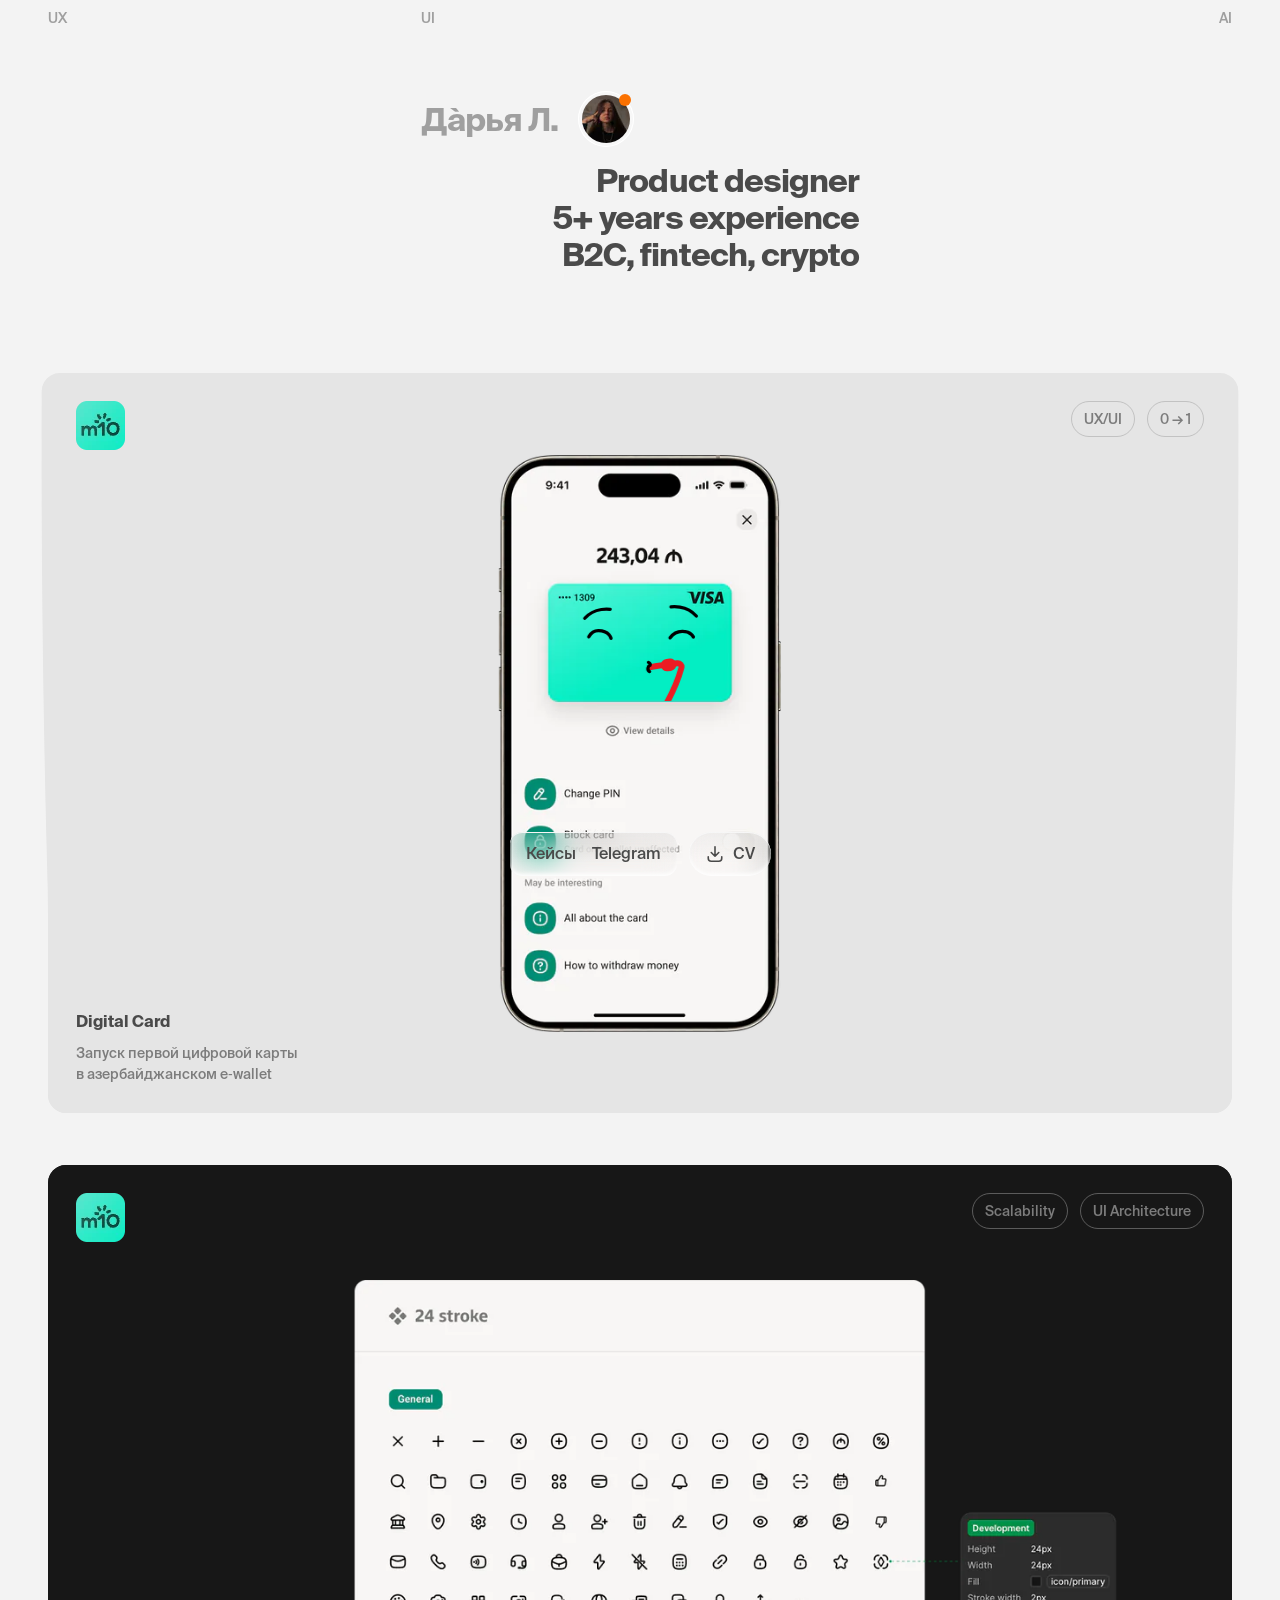
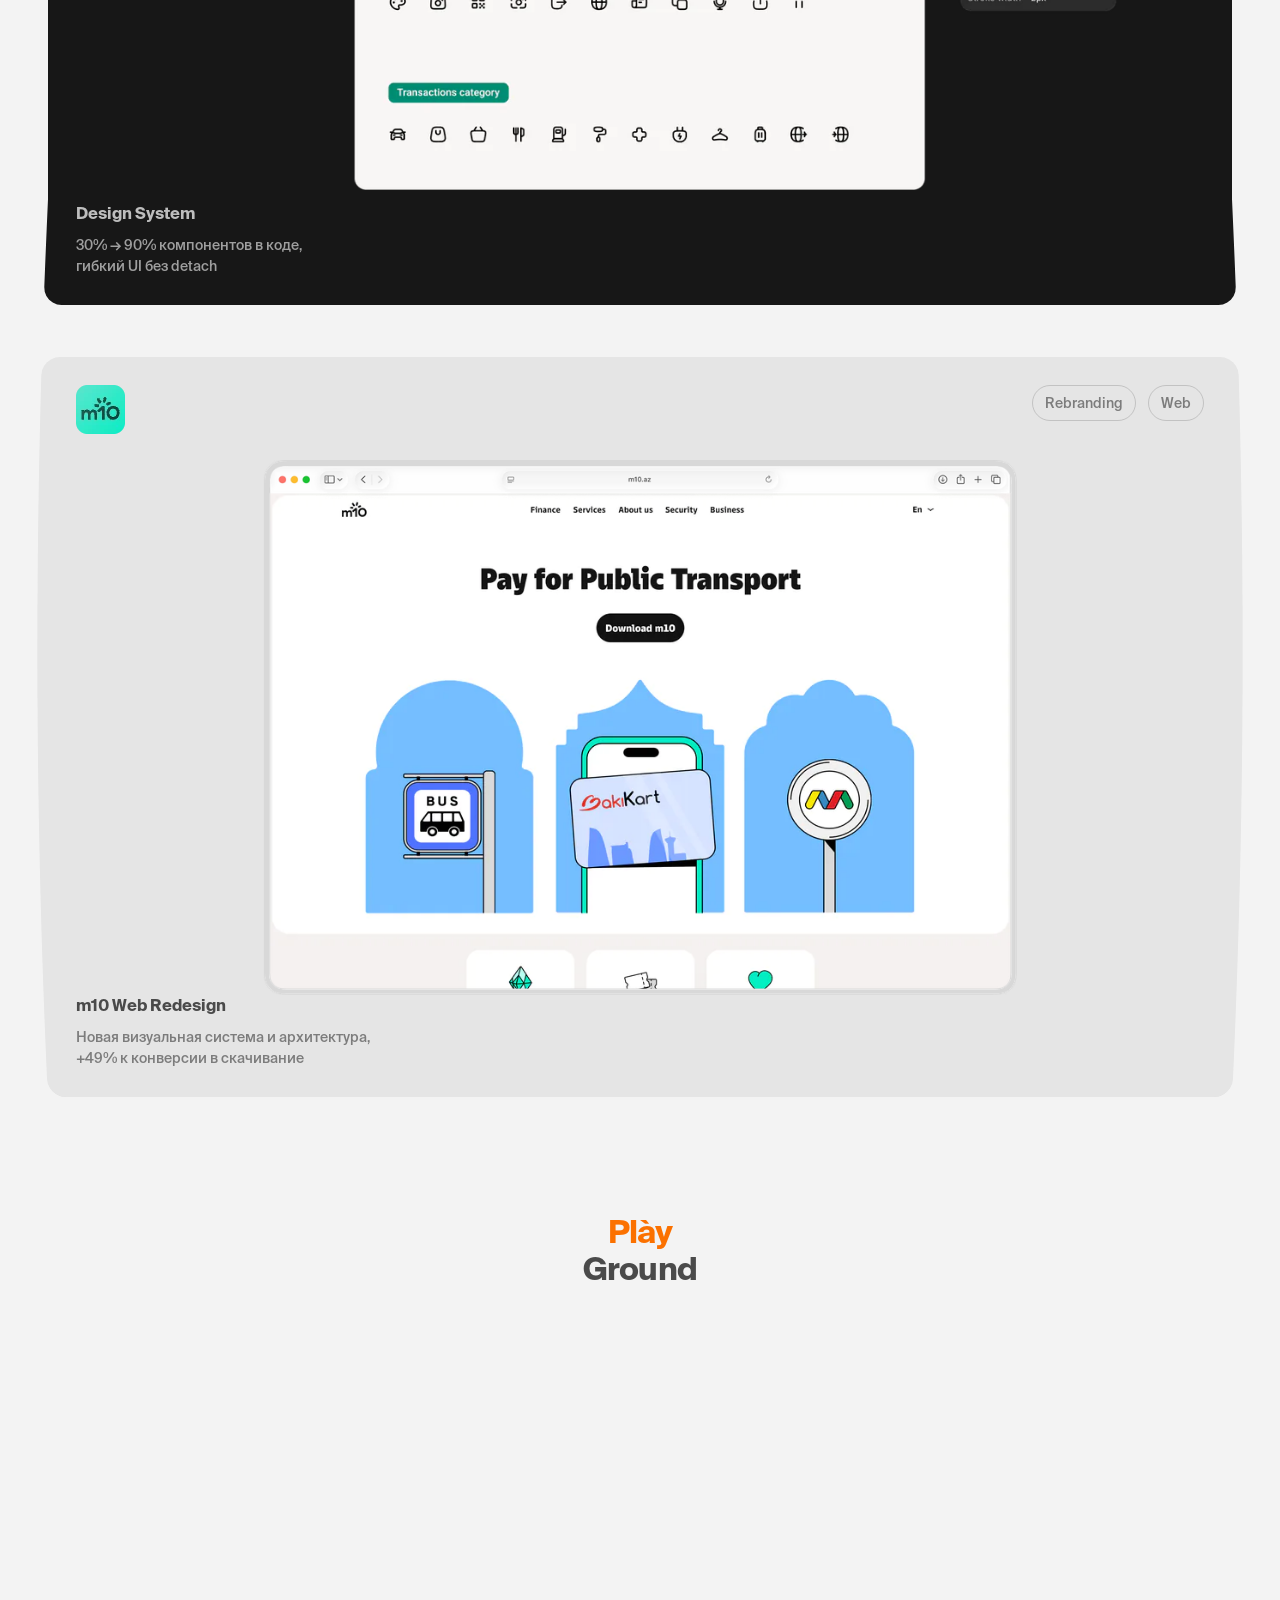
<file: index.html>
<!doctype html>
<html lang="ru" data-reload-top>
<head>
  <meta charset="utf-8">
  <meta name="viewport" content="width=device-width, initial-scale=1, viewport-fit=cover">
  <title>Дарья Л.&nbsp;— Product designer</title>
  <meta name="description" content="Дарья Луговая — продуктовый дизайнер. 5+ лет в B2C, финтехе и крипто. Кейсы: первая цифровая карта m10, дизайн-система, редизайн сайта m10.">
  <link rel="canonical" href="https://lugovayadarya.ru/">
  <link rel="alternate" hreflang="ru" href="https://lugovayadarya.ru/">
  <link rel="alternate" hreflang="en" href="https://lugovayadarya.ru/en/">
  <link rel="alternate" hreflang="x-default" href="https://lugovayadarya.ru/">
  <meta name="theme-color" content="#f3f3f3">
  <link rel="icon" href="favicon.svg" type="image/svg+xml">
  <link rel="icon" href="favicon.ico" sizes="48x48">
  <link rel="apple-touch-icon" href="apple-touch-icon.png">
  <meta property="og:type" content="website">
  <meta property="og:locale" content="ru_RU">
  <meta property="og:locale:alternate" content="en_US">
  <meta property="og:site_name" content="Дарья Л.">
  <meta property="og:title" content="Дарья Л. — Product designer">
  <meta property="og:description" content="Дарья Луговая — продуктовый дизайнер. 5+ лет в B2C, финтехе и крипто. Кейсы: первая цифровая карта m10, дизайн-система, редизайн сайта m10.">
  <meta property="og:url" content="https://lugovayadarya.ru/">
  <meta property="og:image" content="https://lugovayadarya.ru/og-image.png">
  <meta property="og:image:width" content="1200">
  <meta property="og:image:height" content="630">
  <meta property="og:image:alt" content="Дарья Л. — Product designer, 5+ years experience, B2C, fintech, crypto">
  <meta name="twitter:card" content="summary_large_image">
  <link rel="preload" href="media/fonts/suisse-intl-book.woff2" as="font" type="font/woff2" crossorigin>
  <link rel="preload" href="media/fonts/suisse-intl-medium.woff2" as="font" type="font/woff2" crossorigin>
  <link rel="preload" href="media/fonts/suisse-intl-bold.woff2" as="font" type="font/woff2" crossorigin>
  <link rel="stylesheet" href="styles/tokens.css?v=r31">
  <link rel="stylesheet" href="styles/base.css?v=r3">
  <link rel="stylesheet" href="styles/components.css?v=r32">
  <link rel="stylesheet" href="styles/main.css?v=r3">
  <link rel="stylesheet" href="styles/page-transitions.css?v=r9">
  <link rel="stylesheet" href="styles/link-roll.css?v=r3">
  <link rel="stylesheet" href="styles/playground.css?v=r31">
  <link rel="stylesheet" href="styles/avatar-popup.css?v=r22">
  <!-- Переходы между страницами: первый кадр — когда заголовок уже разобран (его строки собирает page-transition.js) -->
  <link rel="expect" href="#page-title" blocking="render">
  <link rel="expect" href="#page-lead" blocking="render">
  <script src="scripts/page-transition.js?v=r9" blocking="render"></script>
  <script src="scripts/link-roll.js?v=r3" defer></script>
</head>
<body>
  <!-- Hero. Figma: 142:965 (1440) / 120:43641 (380) -->
  <header class="hero">
    <div class="hero__tags grid t-caption">
      <span class="hero__tag hero__tag--ux">UX</span>
      <span class="hero__tag hero__tag--ui">UI</span>
      <span class="hero__tag hero__tag--ai">AI</span>
    </div>

    <div class="hero__intro">
      <div class="hero__id">
        <h1 class="hero__name t-heading" id="page-title" data-reveal-lines data-reveal-on-load>Дàрья&nbsp;Л.</h1>
        <button type="button" class="hero__avatar" data-reveal-pop data-avatar-open aria-haspopup="dialog" aria-label="Открыть фото">
          <img src="media/optimized/Avatar-1x.webp" srcset="media/optimized/Avatar-1x.webp 1x, media/optimized/Avatar-2x.webp 2x" alt="" width="48" height="48" decoding="async">
        </button>
      </div>
      <p class="hero__lead t-heading" id="page-lead" data-reveal-lines data-reveal-on-load>Product designer<br>5+ years experience<br>B2C, fintech, crypto</p>
    </div>
  </header>

  <main class="page-end-space">
    <!-- Кейсы. Figma: Main page 142:965 / Main page mobile 120:43641.
         Обложки: Digital Card — мокап + живое лицо; Design System — статичная панель иконок;
         m10 Web Redesign — живой скролл сайта в Safari (на мобайле — статичный iPhone). -->
    <section class="cases grid" id="cases" aria-label="Кейсы">
      <!-- Кликабельна вся карточка: ссылка в заголовке растянута на карточку (.case__link::after) -->
      <article data-scroll-bend class="case case--link" data-reveal-rise>
        <!-- Обложка: мокап телефона, на карте — «живое» лицо (Lottie, scripts/card-face.js).
             Телефон — по высоте карточки, лицо — на карте мокапа в % мокапа. Без JS — просто мокап. -->
        <div class="case__cover">
          <img class="case__mockup" src="media/optimized/card-cabinet-mockup-1x.webp"
               srcset="media/optimized/card-cabinet-mockup-1x.webp 1x, media/optimized/card-cabinet-mockup-2x.webp 2x"
               width="320" height="654" alt="" decoding="async">
          <div class="card-face" aria-hidden="true"
               data-card-face="drinking stare-blink"
               data-face-src="media/optimized/card-animations/"
               data-face-rect="17.35 22.23 65.24 20.45"
               data-face-radius="5.74% / 8.96%"></div>
        </div>
        <img class="case__logo" src="media/optimized/m10-logo-2x.webp" srcset="media/optimized/m10-logo-1x.webp 1x, media/optimized/m10-logo-2x.webp 2x, media/optimized/m10-logo-3x.webp 3x" alt="m10" width="49" height="49">
        <ul class="case__tags t-caption" aria-label="Теги">
          <li class="case__tag label">UX/UI</li>
          <li class="case__tag label">0&nbsp;→&nbsp;1</li>
        </ul>
        <div class="case__text">
          <h2 class="case__title t-body-bold"><a class="case__link" href="cases/digital-card/">Digital Card</a></h2>
          <p class="case__desc t-caption">Запуск первой цифровой карты<br>в&nbsp;азербайджанском e&#8209;wallet</p>
        </div>
      </article>

      <!-- data-glass-surfaces: стекло меню над карточкой смотрит и на картинки обложки (scripts/glass-backdrop.js) -->
      <article data-scroll-bend class="case case--inverse case--link" data-glass-surfaces data-reveal-rise>
        <!-- Обложка: панель иконок «24 stroke» с плашкой Development, статично. На мобайле — своя композиция. -->
        <picture class="case__cover case__cover--ds" aria-hidden="true">
          <source media="(max-width: 767px)"
                  srcset="media/optimized/covers/mobile/design-system-icons-1x.webp 1x, media/optimized/covers/mobile/design-system-icons-2x.webp 2x"
                  width="280" height="470">
          <img class="case__cover-img" src="media/optimized/covers/design-system-icons-1x.webp"
               srcset="media/optimized/covers/design-system-icons-1x.webp 1x, media/optimized/covers/design-system-icons-2x.webp 2x"
               width="880" height="589" alt="" loading="lazy" decoding="async" data-glass-surface>
        </picture>
        <img class="case__logo" src="media/optimized/m10-logo-2x.webp" srcset="media/optimized/m10-logo-1x.webp 1x, media/optimized/m10-logo-2x.webp 2x, media/optimized/m10-logo-3x.webp 3x" alt="m10" width="49" height="49">
        <ul class="case__tags t-caption" aria-label="Теги">
          <li class="case__tag label">Scalability</li>
          <!-- На мобайле только первый тег — так задумано (design-system: «Решения») -->
          <li class="case__tag case__tag--desktop label">UI Architecture</li>
        </ul>
        <div class="case__text">
          <h2 class="case__title t-body-bold"><a class="case__link" href="cases/design-system/">Design System</a></h2>
          <p class="case__desc t-caption">30%&nbsp;→&nbsp;90% компонентов в&nbsp;коде,<br>гибкий UI без&nbsp;detach</p>
        </div>
      </article>

      <article data-scroll-bend class="case" data-glass-surfaces data-locked data-reveal-rise>
        <!-- Обложка: десктоп (≥ 768) — окно Safari, внутри сайт m10 листается сам (scripts/browser-scroll.js):
             длинная страница — 3 тайла, грузятся при подъезде; сценарий жестов — JSON ниже.
             Без JS и при reduced motion — первый экран сайта статично. Мобайл — статичная картинка iPhone. -->
        <div class="case__cover case__cover--web" aria-hidden="true">
          <div class="browser-scroll" data-browser-scroll>
            <div class="browser-scroll__window" data-glass-clip style="--page-bg: #f4f0ee">
              <div class="browser-scroll__page" style="--page-w: 4320; --page-h: 10239; --page-end: #141414">
                <!-- <source> с пустой картинкой: на мобайле окно не показывается и его картинки не грузятся
                     (display: none у lazy-картинок от загрузки не спасает) -->
                <picture>
                  <source media="(max-width: 767px)" srcset="[data-uri]">
                  <img class="browser-scroll__tile" style="--y: 0; --h: 4010"
                       src="media/optimized/covers/m10-web-page-01-1x.webp"
                       srcset="media/optimized/covers/m10-web-page-01-1x.webp 1x, media/optimized/covers/m10-web-page-01-2x.webp 2x"
                       width="864" height="802" alt="" loading="lazy" decoding="async" data-glass-surface>
                </picture>
                <img class="browser-scroll__tile" style="--y: 4000; --h: 4010"
                     data-srcset="media/optimized/covers/m10-web-page-02-1x.webp 1x, media/optimized/covers/m10-web-page-02-2x.webp 2x"
                     width="864" height="802" alt="" decoding="async" data-glass-surface>
                <img class="browser-scroll__tile" style="--y: 8000; --h: 2239"
                     data-srcset="media/optimized/covers/m10-web-page-03-1x.webp 1x, media/optimized/covers/m10-web-page-03-2x.webp 2x"
                     width="864" height="448" alt="" decoding="async" data-glass-surface>
              </div>
            </div>
            <picture>
              <source media="(max-width: 767px)" srcset="[data-uri]">
              <img class="browser-scroll__frame" src="media/optimized/covers/safari-frame-1x.webp"
                   srcset="media/optimized/covers/safari-frame-1x.webp 1x, media/optimized/covers/safari-frame-2x.webp 2x"
                   width="880" height="625" alt="" loading="lazy" decoding="async" data-glass-surface>
            </picture>
            <!-- Сценарий: позиции — px страницы сайта шириной 1440 ("end" — низ страницы), время — токены tokens.css.
                 Остановки: первый экран → карточки → «How to pay» (перелёт и поправка) → справочник → футер с QR
                 («резинка» у низа) → быстро наверх. -->
            <script type="application/json" data-browser-scroll-script>
              {
                "unit": 1440,
                "steps": [
                  { "hold": "--motion-duration-scroll-hold-top" },
                  { "to": 640, "dur": "--motion-duration-scroll-flick", "ease": "--motion-ease-scroll-flick" },
                  { "hold": "--motion-duration-scroll-glance" },
                  { "to": 1295, "dur": "--motion-duration-scroll-flick-long", "ease": "--motion-ease-scroll-flick" },
                  { "to": 1215, "dur": "--motion-duration-scroll-correct", "ease": "--motion-ease-scroll-correct" },
                  { "hold": "--motion-duration-scroll-read" },
                  { "to": 1520, "dur": "--motion-duration-scroll-flick-short", "ease": "--motion-ease-scroll-flick" },
                  { "hold": "--motion-duration-scroll-regrip" },
                  { "to": 2110, "dur": "--motion-duration-scroll-flick", "ease": "--motion-ease-scroll-flick" },
                  { "hold": "--motion-duration-scroll-read" },
                  { "to": "end", "past": 40, "dur": "--motion-duration-scroll-flick", "ease": "--motion-ease-scroll-flick" },
                  { "to": "end", "dur": "--motion-duration-scroll-bounce", "ease": "--motion-ease-scroll-bounce" },
                  { "hold": "--motion-duration-scroll-hold-end" },
                  { "to": 0, "dur": "--motion-duration-scroll-to-top", "ease": "--motion-ease-scroll-to-top" }
                ]
              }
            </script>
          </div>
          <picture>
            <source media="(min-width: 768px)" srcset="[data-uri]">
            <img class="case__cover-img" src="media/optimized/covers/mobile/m10-web-iphone-1x.webp"
                 srcset="media/optimized/covers/mobile/m10-web-iphone-1x.webp 1x, media/optimized/covers/mobile/m10-web-iphone-2x.webp 2x"
                 width="300" height="613" alt="" loading="lazy" decoding="async" data-glass-surface>
          </picture>
        </div>
        <img class="case__logo" src="media/optimized/m10-logo-2x.webp" srcset="media/optimized/m10-logo-1x.webp 1x, media/optimized/m10-logo-2x.webp 2x, media/optimized/m10-logo-3x.webp 3x" alt="m10" width="49" height="49">
        <ul class="case__tags t-caption" aria-label="Теги">
          <li class="case__tag label">Rebranding</li>
          <li class="case__tag label">Web</li>
        </ul>
        <div class="case__text">
          <h2 class="case__title t-body-bold">m10 Web Redesign<span class="visually-hidden"> (кейс в&nbsp;работе)</span></h2>
          <!-- Переносы на десктопе и мобайле в макете разные -->
          <p class="case__desc t-caption">Новая визуальная система и&nbsp;архитектура,<br> +49% к&nbsp;конверсии в&nbsp;скачивание</p>
        </div>
      </article>
    </section>

    <!-- Playground — перекати-поле (styles/playground.css, scripts/playground.js, scripts/tumbleweed.js).
         Референсы docs/reference/main pg.png, main pg-1.png. На подъезде фон страницы темнеет. -->
    <section class="playground" id="playground" aria-labelledby="playground-title">
      <h2 class="playground__title t-heading" id="playground-title">
        <span class="playground__play">Plày</span>
        <span class="playground__ground">Ground</span>
      </h2>
      <div class="tumble" data-tumble aria-hidden="true">
        <video class="tumble__video" src="media/optimized/playground/tumbleweed.mp4" poster="media/optimized/playground/tumbleweed-poster.webp"
               width="1920" height="820" muted playsinline preload="metadata" disablepictureinpicture></video>
      </div>
    </section>
  </main>

  <!-- Нижнее меню сайта (fixed). Figma: Main page 142:965 / Main page mobile 120:43641.
       Блок Playground на главной есть (перекати-поле), пункта в меню нет — решение пользователя. -->
  <!-- MVP (2026-10-26): Playground, CV-текстом, пилюля Telegram с иконкой и кнопка «Ещё» скрыты атрибутом hidden (data-mvp-hidden), не удалены — вернёмся к ним позже. Меню на всех ширинах: «Кейсы · Telegram» + пилюля CV с иконкой «скачать». -->
  <!-- Поп-ап с большим аватаром (styles/avatar-popup.css, scripts/avatar-popup.js). Референс docs/reference/avatar open.png -->
  <dialog class="avatar-pop" aria-label="Фото Дарьи" tabindex="-1">
    <div class="avatar-pop__veil" data-avatar-close></div>
    <button class="avatar-pop__close glass-button" data-backdrop="dark" type="button" aria-label="Закрыть" data-avatar-close>
      <img src="media/icons/cross.svg" alt="" width="24" height="24" loading="lazy">
    </button>
    <!-- Плеер: песня играет сразу при открытии, но без звука; кнопка справа включает и выключает звук -->
    <div class="avatar-pop__player">
      <div class="player glass-button" data-backdrop="dark">
        <img class="player__cover" src="media/optimized/zemfira-vendetta-cover-1x.webp" srcset="media/optimized/zemfira-vendetta-cover-1x.webp 1x, media/optimized/zemfira-vendetta-cover-2x.webp 2x" width="48" height="48" alt="" decoding="async" loading="lazy">
        <span class="player__text"><span class="player__title">Прогулка</span><span class="player__artist">Земфира</span></span>
        <svg class="player__wave" viewBox="0 0 24 24" fill="none" aria-hidden="true">
          <line x1="2" y1="3" x2="2" y2="21"/><line x1="7" y1="3" x2="7" y2="21"/><line x1="12" y1="3" x2="12" y2="21"/><line x1="17" y1="3" x2="17" y2="21"/><line x1="22" y1="3" x2="22" y2="21"/>
        </svg>
      </div>
      <button class="player__sound glass-button" data-backdrop="dark" type="button" aria-pressed="false" aria-label="Звук песни">
        <img class="player__icon-off" src="media/icons/volume-cross.svg" alt="" width="24" height="24" loading="lazy">
        <img class="player__icon-on" src="media/icons/volume-high.svg" alt="" width="24" height="24" loading="lazy">
      </button>
      <audio src="media/optimized/audio/zemfira-progulka.mp3" loop muted preload="none" playsinline data-volume="0.3"></audio>
    </div>
    <img class="avatar-pop__photo" src="media/optimized/avatar-large-1x.webp" srcset="media/optimized/avatar-large-1x.webp 1x, media/optimized/avatar-large-2x.webp 2x" width="256" height="256" alt="Дарья Луговая" decoding="async" loading="lazy">
  </dialog>

  <nav class="site-menu" aria-label="Меню сайта">
    <ul class="site-menu__group glass-button" data-glass-adapt>
      <li><a class="site-menu__item" href="#cases">Кейсы</a></li>
      <li class="site-menu__desktop" hidden data-mvp-hidden><a class="site-menu__item">Playground</a></li>
      <li class="site-menu__desktop" hidden data-mvp-hidden><a class="site-menu__item" href="media/cv/darya-lugovaya-cv-ru.pdf" target="_blank" rel="noopener noreferrer">CV</a></li>
      <li><a class="site-menu__item" href="https://t.me/lugovayadarya" target="_blank" rel="noopener noreferrer">Telegram</a></li>
    </ul>
    <a hidden data-mvp-hidden class="site-menu__group site-menu__group--pill site-menu__item site-menu__desktop glass-button" data-glass-adapt href="https://t.me/lugovayadarya" target="_blank" rel="noopener noreferrer">
      <img src="media/icons/24_icon_telegram_stroke.svg" alt="" width="20" height="20">Telegram
    </a>
    <a class="site-menu__group site-menu__group--pill site-menu__item site-menu__cv-pill glass-button" data-glass-adapt href="media/cv/darya-lugovaya-cv-ru.pdf" target="_blank" rel="noopener noreferrer">
      <img src="media/icons/20_icon_download_stroke.svg" alt="" width="20" height="20">CV
    </a>
    <button hidden data-mvp-hidden class="site-menu__more site-menu__mobile glass-button" data-glass-adapt type="button" aria-label="Ещё">
      <img src="media/icons/24_hamburger_icon.svg" alt="" width="24" height="24">
    </button>
  </nav>
  <script src="scripts/glass-backdrop.js?v=r3" defer></script>
  <script src="scripts/card-face.js?v=r3" defer></script>
  <script src="scripts/browser-scroll.js?v=r3" defer></script>
  <script src="scripts/scroll-bend.js?v=r3" defer></script>
  <script src="scripts/playground.js?v=r18" defer></script>
  <script src="scripts/tumbleweed.js?v=r33" defer></script>
  <script src="scripts/avatar-popup.js?v=r21" defer></script>
  <script src="scripts/locked-cursor.js?v=r32" defer></script>
</body>
</html>
</file>
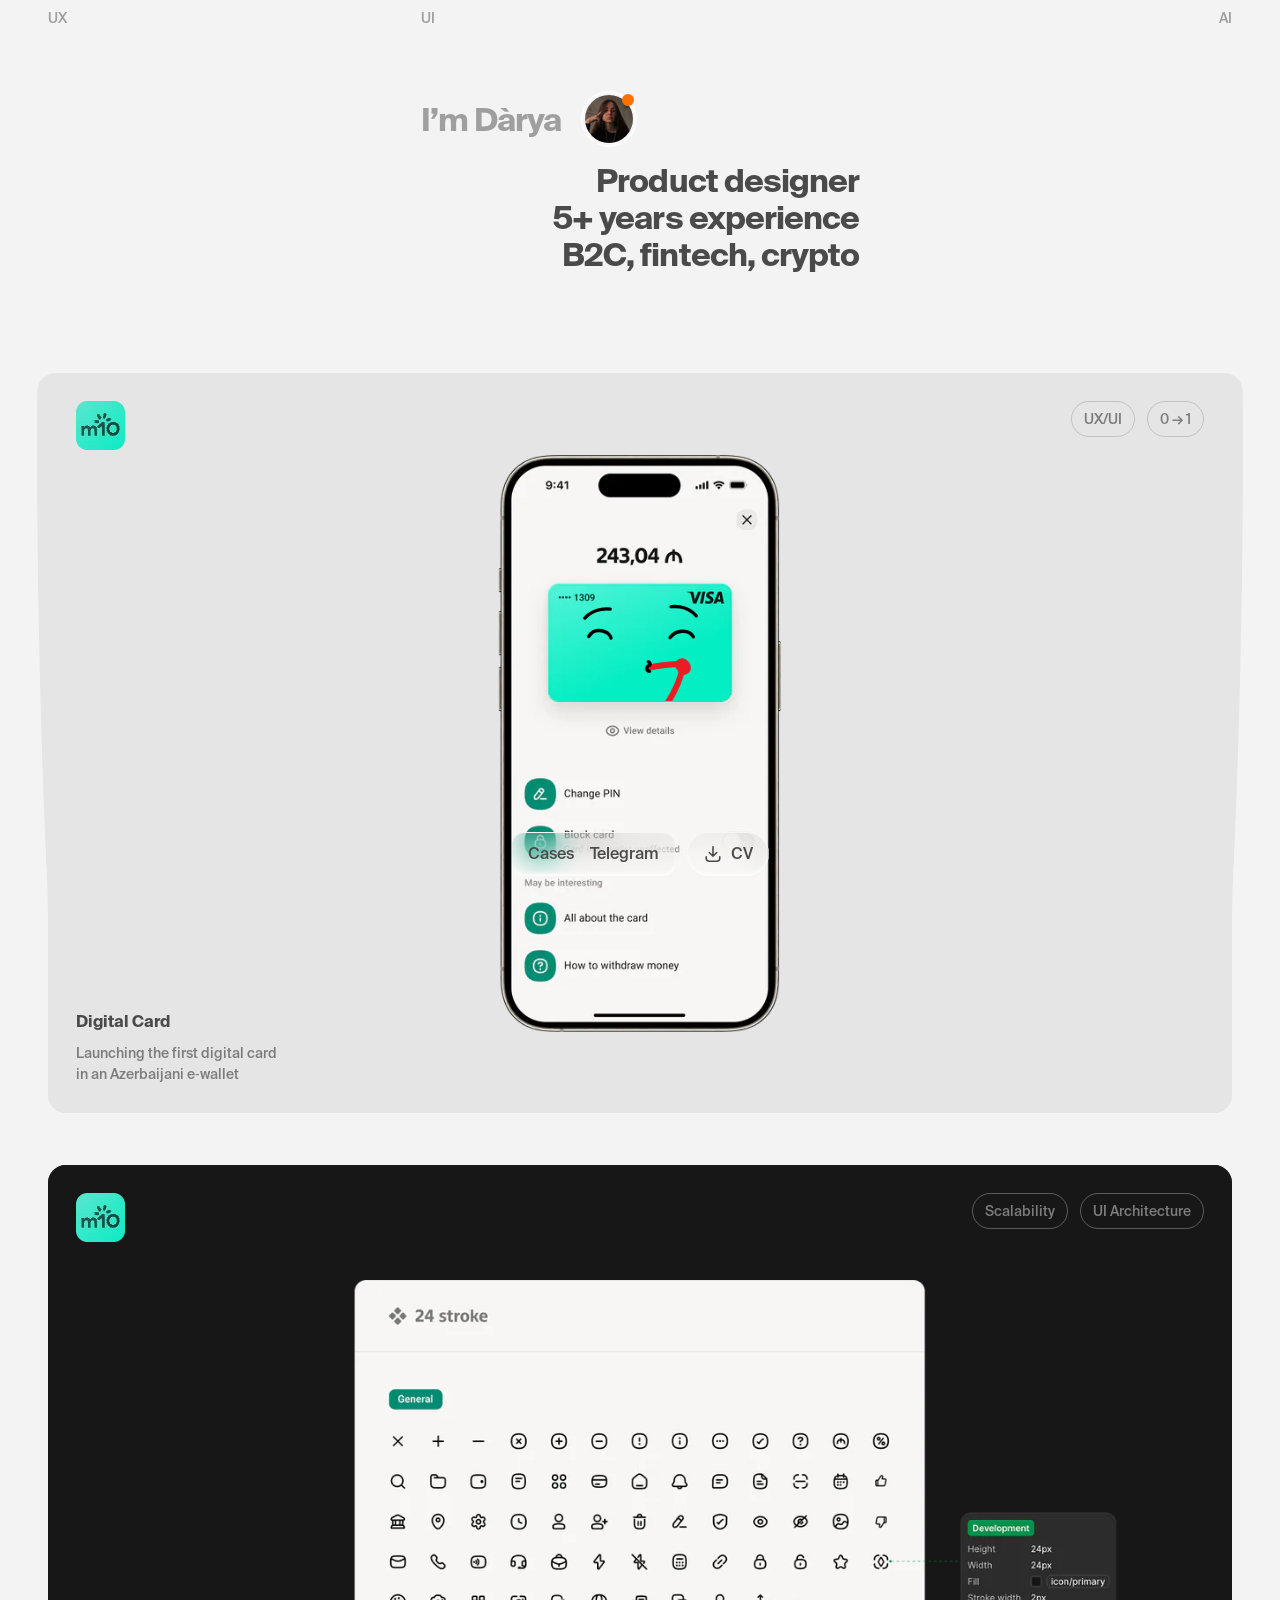
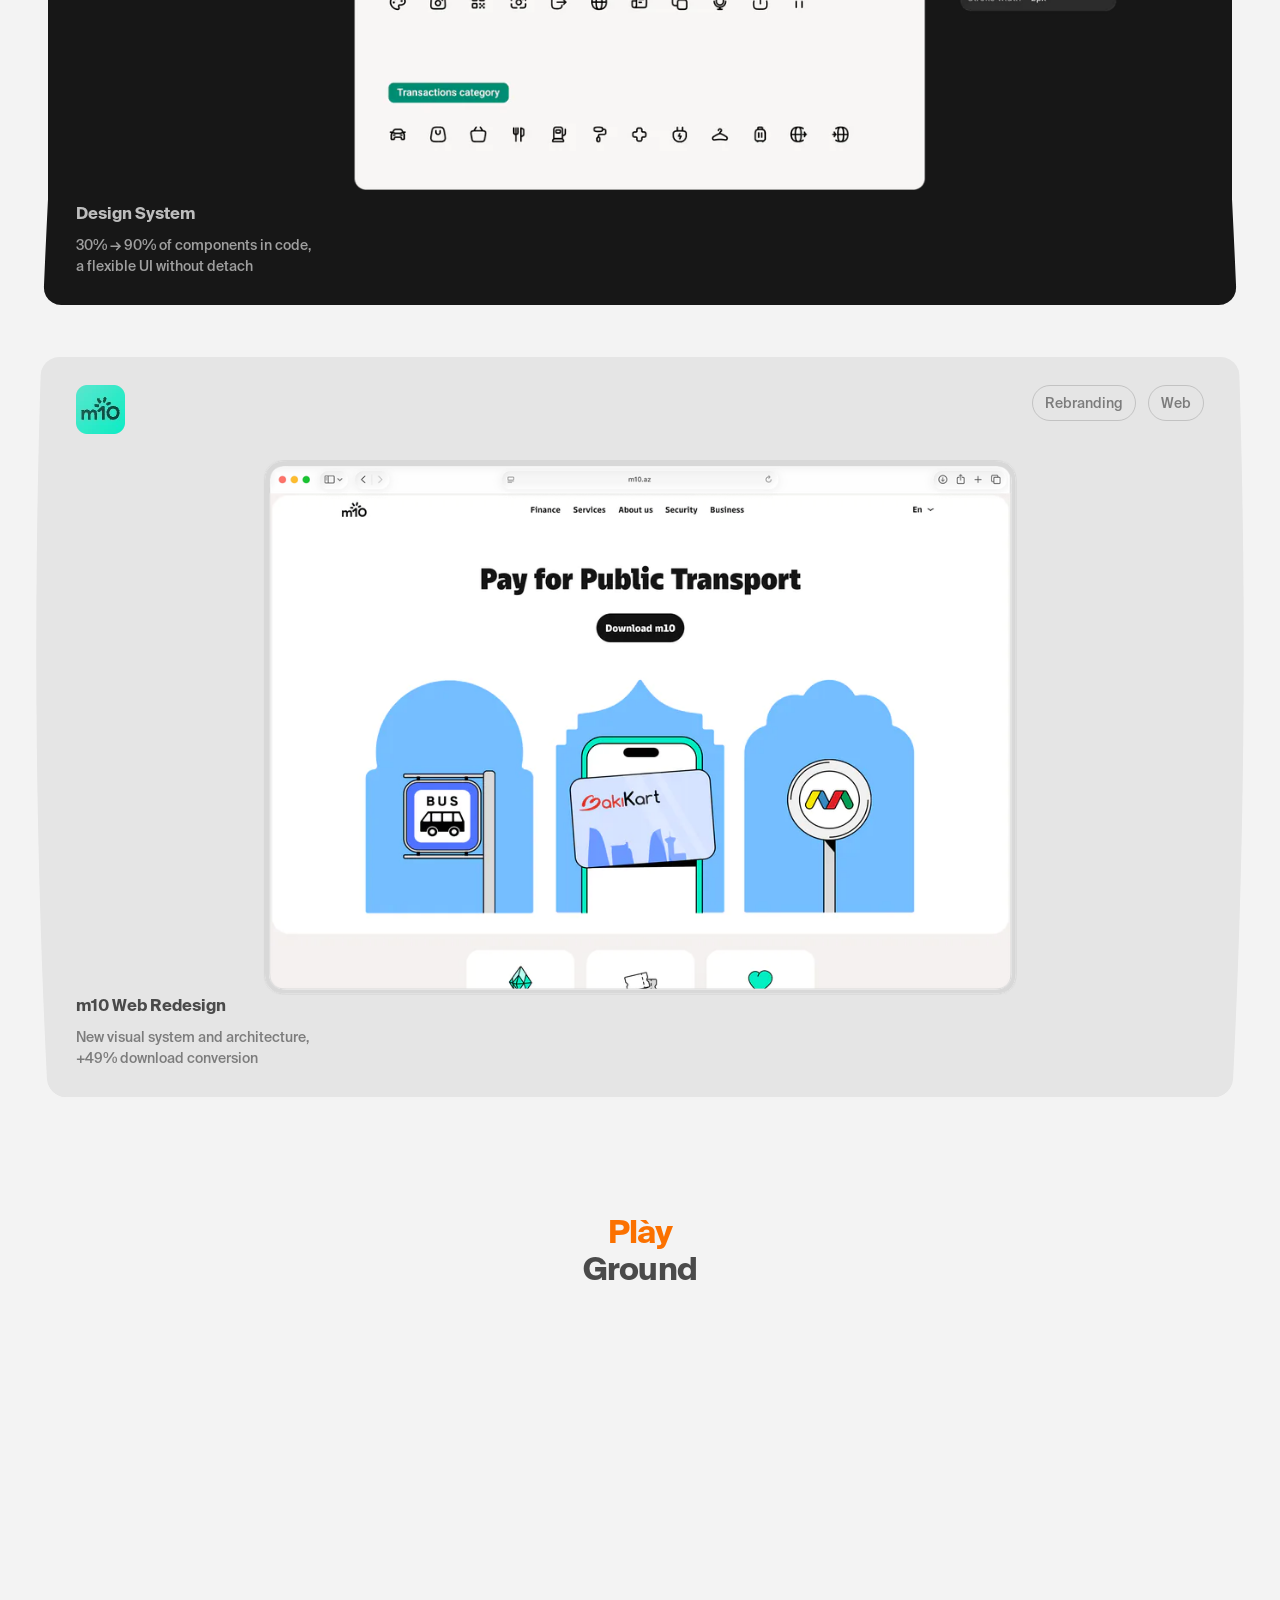
<file: en/index.html>
<!doctype html>
<html lang="en" data-reload-top>
<head>
  <meta charset="utf-8">
  <meta name="viewport" content="width=device-width, initial-scale=1, viewport-fit=cover">
  <title>Darya L.&nbsp;— Product designer</title>
  <meta name="description" content="Darya Lugovaya is a product designer with 5+ years in B2C, fintech, and crypto. Cases: the first digital card in m10, a design system, and the m10 website redesign.">
  <link rel="canonical" href="https://lugovayadarya.ru/en/">
  <link rel="alternate" hreflang="ru" href="https://lugovayadarya.ru/">
  <link rel="alternate" hreflang="en" href="https://lugovayadarya.ru/en/">
  <link rel="alternate" hreflang="x-default" href="https://lugovayadarya.ru/">
  <meta name="theme-color" content="#f3f3f3">
  <link rel="icon" href="../favicon.svg" type="image/svg+xml">
  <link rel="icon" href="../favicon.ico" sizes="48x48">
  <link rel="apple-touch-icon" href="../apple-touch-icon.png">
  <meta property="og:type" content="website">
  <meta property="og:locale" content="en_US">
  <meta property="og:locale:alternate" content="ru_RU">
  <meta property="og:site_name" content="Darya L.">
  <meta property="og:title" content="Darya L. — Product designer">
  <meta property="og:description" content="Darya Lugovaya is a product designer with 5+ years in B2C, fintech, and crypto. Cases: the first digital card in m10, a design system, and the m10 website redesign.">
  <meta property="og:url" content="https://lugovayadarya.ru/en/">
  <meta property="og:image" content="https://lugovayadarya.ru/og-image.png">
  <meta property="og:image:width" content="1200">
  <meta property="og:image:height" content="630">
  <meta property="og:image:alt" content="Darya L. — Product designer, 5+ years of experience, B2C, fintech, crypto">
  <meta name="twitter:card" content="summary_large_image">
  <link rel="preload" href="../media/fonts/suisse-intl-book.woff2" as="font" type="font/woff2" crossorigin>
  <link rel="preload" href="../media/fonts/suisse-intl-medium.woff2" as="font" type="font/woff2" crossorigin>
  <link rel="preload" href="../media/fonts/suisse-intl-bold.woff2" as="font" type="font/woff2" crossorigin>
  <link rel="stylesheet" href="../styles/tokens.css?v=r31">
  <link rel="stylesheet" href="../styles/base.css?v=r3">
  <link rel="stylesheet" href="../styles/components.css?v=r32">
  <link rel="stylesheet" href="../styles/main.css?v=r3">
  <link rel="stylesheet" href="../styles/page-transitions.css?v=r9">
  <link rel="stylesheet" href="../styles/link-roll.css?v=r3">
  <link rel="stylesheet" href="../styles/playground.css?v=r31">
  <link rel="stylesheet" href="../styles/avatar-popup.css?v=r22">
  <!-- Переходы между страницами: первый кадр — когда заголовок уже разобран (его строки собирает page-transition.js) -->
  <link rel="expect" href="#page-title" blocking="render">
  <link rel="expect" href="#page-lead" blocking="render">
  <script src="../scripts/page-transition.js?v=r9" blocking="render"></script>
  <script src="../scripts/link-roll.js?v=r3" defer></script>
</head>
<body>
  <!-- Hero. Figma: 142:965 (1440) / 120:43641 (380) -->
  <header class="hero">
    <div class="hero__tags grid t-caption">
      <span class="hero__tag hero__tag--ux">UX</span>
      <span class="hero__tag hero__tag--ui">UI</span>
      <span class="hero__tag hero__tag--ai">AI</span>
    </div>

    <div class="hero__intro">
      <div class="hero__id">
        <h1 class="hero__name t-heading" id="page-title" data-reveal-lines data-reveal-on-load>I’m Dàrya</h1>
        <button type="button" class="hero__avatar" data-reveal-pop data-avatar-open aria-haspopup="dialog" aria-label="Open photo">
          <img src="../media/optimized/Avatar-1x.webp" srcset="../media/optimized/Avatar-1x.webp 1x, ../media/optimized/Avatar-2x.webp 2x" alt="" width="48" height="48" decoding="async">
        </button>
      </div>
      <p class="hero__lead t-heading" id="page-lead" data-reveal-lines data-reveal-on-load>Product designer<br>5+ years experience<br>B2C, fintech, crypto</p>
    </div>
  </header>

  <main class="page-end-space">
    <!-- Кейсы. Figma: Main page 142:965 / Main page mobile 120:43641.
         Обложки: Digital Card — мокап + живое лицо; Design System — статичная панель иконок;
         m10 Web Redesign — живой скролл сайта в Safari (на мобайле — статичный iPhone). -->
    <section class="cases grid" id="cases" aria-label="Cases">
      <!-- Кликабельна вся карточка: ссылка в заголовке растянута на карточку (.case__link::after) -->
      <article data-scroll-bend class="case case--link" data-reveal-rise>
        <!-- Обложка: мокап телефона, на карте — «живое» лицо (Lottie, scripts/card-face.js).
             Телефон — по высоте карточки, лицо — на карте мокапа в % мокапа. Без JS — просто мокап. -->
        <div class="case__cover">
          <img class="case__mockup" src="../media/optimized/card-cabinet-mockup-1x.webp"
               srcset="../media/optimized/card-cabinet-mockup-1x.webp 1x, ../media/optimized/card-cabinet-mockup-2x.webp 2x"
               width="320" height="654" alt="" decoding="async">
          <div class="card-face" aria-hidden="true"
               data-card-face="drinking stare-blink"
               data-face-src="../media/optimized/card-animations/"
               data-face-rect="17.35 22.23 65.24 20.45"
               data-face-radius="5.74% / 8.96%"></div>
        </div>
        <img class="case__logo" src="../media/optimized/m10-logo-2x.webp" srcset="../media/optimized/m10-logo-1x.webp 1x, ../media/optimized/m10-logo-2x.webp 2x, ../media/optimized/m10-logo-3x.webp 3x" alt="m10" width="49" height="49">
        <ul class="case__tags t-caption" aria-label="Tags">
          <li class="case__tag label">UX/UI</li>
          <li class="case__tag label">0&nbsp;→&nbsp;1</li>
        </ul>
        <div class="case__text">
          <h2 class="case__title t-body-bold"><a class="case__link" href="cases/digital-card/">Digital Card</a></h2>
          <p class="case__desc t-caption">Launching the first digital card<br>in an Azerbaijani e&#8209;wallet</p>
        </div>
      </article>

      <!-- data-glass-surfaces: стекло меню над карточкой смотрит и на картинки обложки (scripts/glass-backdrop.js) -->
      <article data-scroll-bend class="case case--inverse case--link" data-glass-surfaces data-reveal-rise>
        <!-- Обложка: панель иконок «24 stroke» с плашкой Development, статично. На мобайле — своя композиция. -->
        <picture class="case__cover case__cover--ds" aria-hidden="true">
          <source media="(max-width: 767px)"
                  srcset="../media/optimized/covers/mobile/design-system-icons-1x.webp 1x, ../media/optimized/covers/mobile/design-system-icons-2x.webp 2x"
                  width="280" height="470">
          <img class="case__cover-img" src="../media/optimized/covers/design-system-icons-1x.webp"
               srcset="../media/optimized/covers/design-system-icons-1x.webp 1x, ../media/optimized/covers/design-system-icons-2x.webp 2x"
               width="880" height="589" alt="" loading="lazy" decoding="async" data-glass-surface>
        </picture>
        <img class="case__logo" src="../media/optimized/m10-logo-2x.webp" srcset="../media/optimized/m10-logo-1x.webp 1x, ../media/optimized/m10-logo-2x.webp 2x, ../media/optimized/m10-logo-3x.webp 3x" alt="m10" width="49" height="49">
        <ul class="case__tags t-caption" aria-label="Tags">
          <li class="case__tag label">Scalability</li>
          <!-- На мобайле только первый тег — так задумано (design-system: «Решения») -->
          <li class="case__tag case__tag--desktop label">UI Architecture</li>
        </ul>
        <div class="case__text">
          <h2 class="case__title t-body-bold"><a class="case__link" href="cases/design-system/">Design System</a></h2>
          <p class="case__desc t-caption">30%&nbsp;→&nbsp;90% of components in&nbsp;code,<br>a flexible UI without detach</p>
        </div>
      </article>

      <article data-scroll-bend class="case" data-glass-surfaces data-locked data-reveal-rise>
        <!-- Обложка: десктоп (≥ 768) — окно Safari, внутри сайт m10 листается сам (scripts/browser-scroll.js):
             длинная страница — 3 тайла, грузятся при подъезде; сценарий жестов — JSON ниже.
             Без JS и при reduced motion — первый экран сайта статично. Мобайл — статичная картинка iPhone. -->
        <div class="case__cover case__cover--web" aria-hidden="true">
          <div class="browser-scroll" data-browser-scroll>
            <div class="browser-scroll__window" data-glass-clip style="--page-bg: #f4f0ee">
              <div class="browser-scroll__page" style="--page-w: 4320; --page-h: 10239; --page-end: #141414">
                <!-- <source> с пустой картинкой: на мобайле окно не показывается и его картинки не грузятся
                     (display: none у lazy-картинок от загрузки не спасает) -->
                <picture>
                  <source media="(max-width: 767px)" srcset="[data-uri]">
                  <img class="browser-scroll__tile" style="--y: 0; --h: 4010"
                       src="../media/optimized/covers/m10-web-page-01-1x.webp"
                       srcset="../media/optimized/covers/m10-web-page-01-1x.webp 1x, ../media/optimized/covers/m10-web-page-01-2x.webp 2x"
                       width="864" height="802" alt="" loading="lazy" decoding="async" data-glass-surface>
                </picture>
                <img class="browser-scroll__tile" style="--y: 4000; --h: 4010"
                     data-srcset="../media/optimized/covers/m10-web-page-02-1x.webp 1x, ../media/optimized/covers/m10-web-page-02-2x.webp 2x"
                     width="864" height="802" alt="" decoding="async" data-glass-surface>
                <img class="browser-scroll__tile" style="--y: 8000; --h: 2239"
                     data-srcset="../media/optimized/covers/m10-web-page-03-1x.webp 1x, ../media/optimized/covers/m10-web-page-03-2x.webp 2x"
                     width="864" height="448" alt="" decoding="async" data-glass-surface>
              </div>
            </div>
            <picture>
              <source media="(max-width: 767px)" srcset="[data-uri]">
              <img class="browser-scroll__frame" src="../media/optimized/covers/safari-frame-1x.webp"
                   srcset="../media/optimized/covers/safari-frame-1x.webp 1x, ../media/optimized/covers/safari-frame-2x.webp 2x"
                   width="880" height="625" alt="" loading="lazy" decoding="async" data-glass-surface>
            </picture>
            <!-- Сценарий: позиции — px страницы сайта шириной 1440 ("end" — низ страницы), время — токены tokens.css.
                 Остановки: первый экран → карточки → «How to pay» (перелёт и поправка) → справочник → футер с QR
                 («резинка» у низа) → быстро наверх. -->
            <script type="application/json" data-browser-scroll-script>
              {
                "unit": 1440,
                "steps": [
                  { "hold": "--motion-duration-scroll-hold-top" },
                  { "to": 640, "dur": "--motion-duration-scroll-flick", "ease": "--motion-ease-scroll-flick" },
                  { "hold": "--motion-duration-scroll-glance" },
                  { "to": 1295, "dur": "--motion-duration-scroll-flick-long", "ease": "--motion-ease-scroll-flick" },
                  { "to": 1215, "dur": "--motion-duration-scroll-correct", "ease": "--motion-ease-scroll-correct" },
                  { "hold": "--motion-duration-scroll-read" },
                  { "to": 1520, "dur": "--motion-duration-scroll-flick-short", "ease": "--motion-ease-scroll-flick" },
                  { "hold": "--motion-duration-scroll-regrip" },
                  { "to": 2110, "dur": "--motion-duration-scroll-flick", "ease": "--motion-ease-scroll-flick" },
                  { "hold": "--motion-duration-scroll-read" },
                  { "to": "end", "past": 40, "dur": "--motion-duration-scroll-flick", "ease": "--motion-ease-scroll-flick" },
                  { "to": "end", "dur": "--motion-duration-scroll-bounce", "ease": "--motion-ease-scroll-bounce" },
                  { "hold": "--motion-duration-scroll-hold-end" },
                  { "to": 0, "dur": "--motion-duration-scroll-to-top", "ease": "--motion-ease-scroll-to-top" }
                ]
              }
            </script>
          </div>
          <picture>
            <source media="(min-width: 768px)" srcset="[data-uri]">
            <img class="case__cover-img" src="../media/optimized/covers/mobile/m10-web-iphone-1x.webp"
                 srcset="../media/optimized/covers/mobile/m10-web-iphone-1x.webp 1x, ../media/optimized/covers/mobile/m10-web-iphone-2x.webp 2x"
                 width="300" height="613" alt="" loading="lazy" decoding="async" data-glass-surface>
          </picture>
        </div>
        <img class="case__logo" src="../media/optimized/m10-logo-2x.webp" srcset="../media/optimized/m10-logo-1x.webp 1x, ../media/optimized/m10-logo-2x.webp 2x, ../media/optimized/m10-logo-3x.webp 3x" alt="m10" width="49" height="49">
        <ul class="case__tags t-caption" aria-label="Tags">
          <li class="case__tag label">Rebranding</li>
          <li class="case__tag label">Web</li>
        </ul>
        <div class="case__text">
          <h2 class="case__title t-body-bold">m10 Web Redesign<span class="visually-hidden"> (case in&nbsp;progress)</span></h2>
          <!-- Переносы на десктопе и мобайле в макете разные -->
          <p class="case__desc t-caption">New visual system and architecture,<br> +49% download conversion</p>
        </div>
      </article>
    </section>

    <!-- Playground — перекати-поле (styles/playground.css, scripts/playground.js, scripts/tumbleweed.js).
         Референсы docs/reference/main pg.png, main pg-1.png. На подъезде фон страницы темнеет. -->
    <section class="playground" id="playground" aria-labelledby="playground-title">
      <h2 class="playground__title t-heading" id="playground-title">
        <span class="playground__play">Plày</span>
        <span class="playground__ground">Ground</span>
      </h2>
      <div class="tumble" data-tumble aria-hidden="true">
        <video class="tumble__video" src="../media/optimized/playground/tumbleweed.mp4" poster="../media/optimized/playground/tumbleweed-poster.webp"
               width="1920" height="820" muted playsinline preload="metadata" disablepictureinpicture></video>
      </div>
    </section>
  </main>

  <!-- Нижнее меню сайта (fixed). Figma: Main page 142:965 / Main page mobile 120:43641.
       Блок Playground на главной есть (перекати-поле), пункта в меню нет — решение пользователя. -->
  <!-- MVP (2026-10-26): Playground, CV-текстом, пилюля Telegram с иконкой и кнопка «Ещё» скрыты атрибутом hidden (data-mvp-hidden), не удалены — вернёмся к ним позже. Меню на всех ширинах: «Кейсы · Telegram» + пилюля CV с иконкой «скачать». -->
  <!-- Поп-ап с большим аватаром (styles/avatar-popup.css, scripts/avatar-popup.js). Референс docs/reference/avatar open.png -->
  <dialog class="avatar-pop" aria-label="Dàrya’s photo" tabindex="-1">
    <div class="avatar-pop__veil" data-avatar-close></div>
    <button class="avatar-pop__close glass-button" data-backdrop="dark" type="button" aria-label="Close" data-avatar-close>
      <img src="../media/icons/cross.svg" alt="" width="24" height="24" loading="lazy">
    </button>
    <!-- Плеер: песня играет сразу при открытии, но без звука; кнопка справа включает и выключает звук -->
    <div class="avatar-pop__player">
      <div class="player glass-button" data-backdrop="dark">
        <img class="player__cover" src="../media/optimized/zemfira-vendetta-cover-1x.webp" srcset="../media/optimized/zemfira-vendetta-cover-1x.webp 1x, ../media/optimized/zemfira-vendetta-cover-2x.webp 2x" width="48" height="48" alt="" decoding="async" loading="lazy">
        <span class="player__text"><span class="player__title">Progulka</span><span class="player__artist">Zemfira</span></span>
        <svg class="player__wave" viewBox="0 0 24 24" fill="none" aria-hidden="true">
          <line x1="2" y1="3" x2="2" y2="21"/><line x1="7" y1="3" x2="7" y2="21"/><line x1="12" y1="3" x2="12" y2="21"/><line x1="17" y1="3" x2="17" y2="21"/><line x1="22" y1="3" x2="22" y2="21"/>
        </svg>
      </div>
      <button class="player__sound glass-button" data-backdrop="dark" type="button" aria-pressed="false" aria-label="Song sound">
        <img class="player__icon-off" src="../media/icons/volume-cross.svg" alt="" width="24" height="24" loading="lazy">
        <img class="player__icon-on" src="../media/icons/volume-high.svg" alt="" width="24" height="24" loading="lazy">
      </button>
      <audio src="../media/optimized/audio/zemfira-progulka.mp3" loop muted preload="none" playsinline data-volume="0.3"></audio>
    </div>
    <img class="avatar-pop__photo" src="../media/optimized/avatar-large-1x.webp" srcset="../media/optimized/avatar-large-1x.webp 1x, ../media/optimized/avatar-large-2x.webp 2x" width="256" height="256" alt="Darya Lugovaya" decoding="async" loading="lazy">
  </dialog>

  <nav class="site-menu" aria-label="Site menu">
    <ul class="site-menu__group glass-button" data-glass-adapt>
      <li><a class="site-menu__item" href="#cases">Cases</a></li>
      <li class="site-menu__desktop" hidden data-mvp-hidden><a class="site-menu__item">Playground</a></li>
      <li class="site-menu__desktop" hidden data-mvp-hidden><a class="site-menu__item" href="../media/cv/darya-lugovaya-cv-en.pdf" target="_blank" rel="noopener noreferrer">CV</a></li>
      <li><a class="site-menu__item" href="https://t.me/lugovayadarya" target="_blank" rel="noopener noreferrer">Telegram</a></li>
    </ul>
    <a hidden data-mvp-hidden class="site-menu__group site-menu__group--pill site-menu__item site-menu__desktop glass-button" data-glass-adapt href="https://t.me/lugovayadarya" target="_blank" rel="noopener noreferrer">
      <img src="../media/icons/24_icon_telegram_stroke.svg" alt="" width="20" height="20">Telegram
    </a>
    <a class="site-menu__group site-menu__group--pill site-menu__item site-menu__cv-pill glass-button" data-glass-adapt href="../media/cv/darya-lugovaya-cv-en.pdf" target="_blank" rel="noopener noreferrer">
      <img src="../media/icons/20_icon_download_stroke.svg" alt="" width="20" height="20">CV
    </a>
    <button hidden data-mvp-hidden class="site-menu__more site-menu__mobile glass-button" data-glass-adapt type="button" aria-label="More">
      <img src="../media/icons/24_hamburger_icon.svg" alt="" width="24" height="24">
    </button>
  </nav>
  <script src="../scripts/glass-backdrop.js?v=r3" defer></script>
  <script src="../scripts/card-face.js?v=r3" defer></script>
  <script src="../scripts/browser-scroll.js?v=r3" defer></script>
  <script src="../scripts/scroll-bend.js?v=r3" defer></script>
  <script src="../scripts/playground.js?v=r18" defer></script>
  <script src="../scripts/tumbleweed.js?v=r33" defer></script>
  <script src="../scripts/avatar-popup.js?v=r21" defer></script>
  <script src="../scripts/locked-cursor.js?v=r32" defer></script>
</body>
</html>
</file>
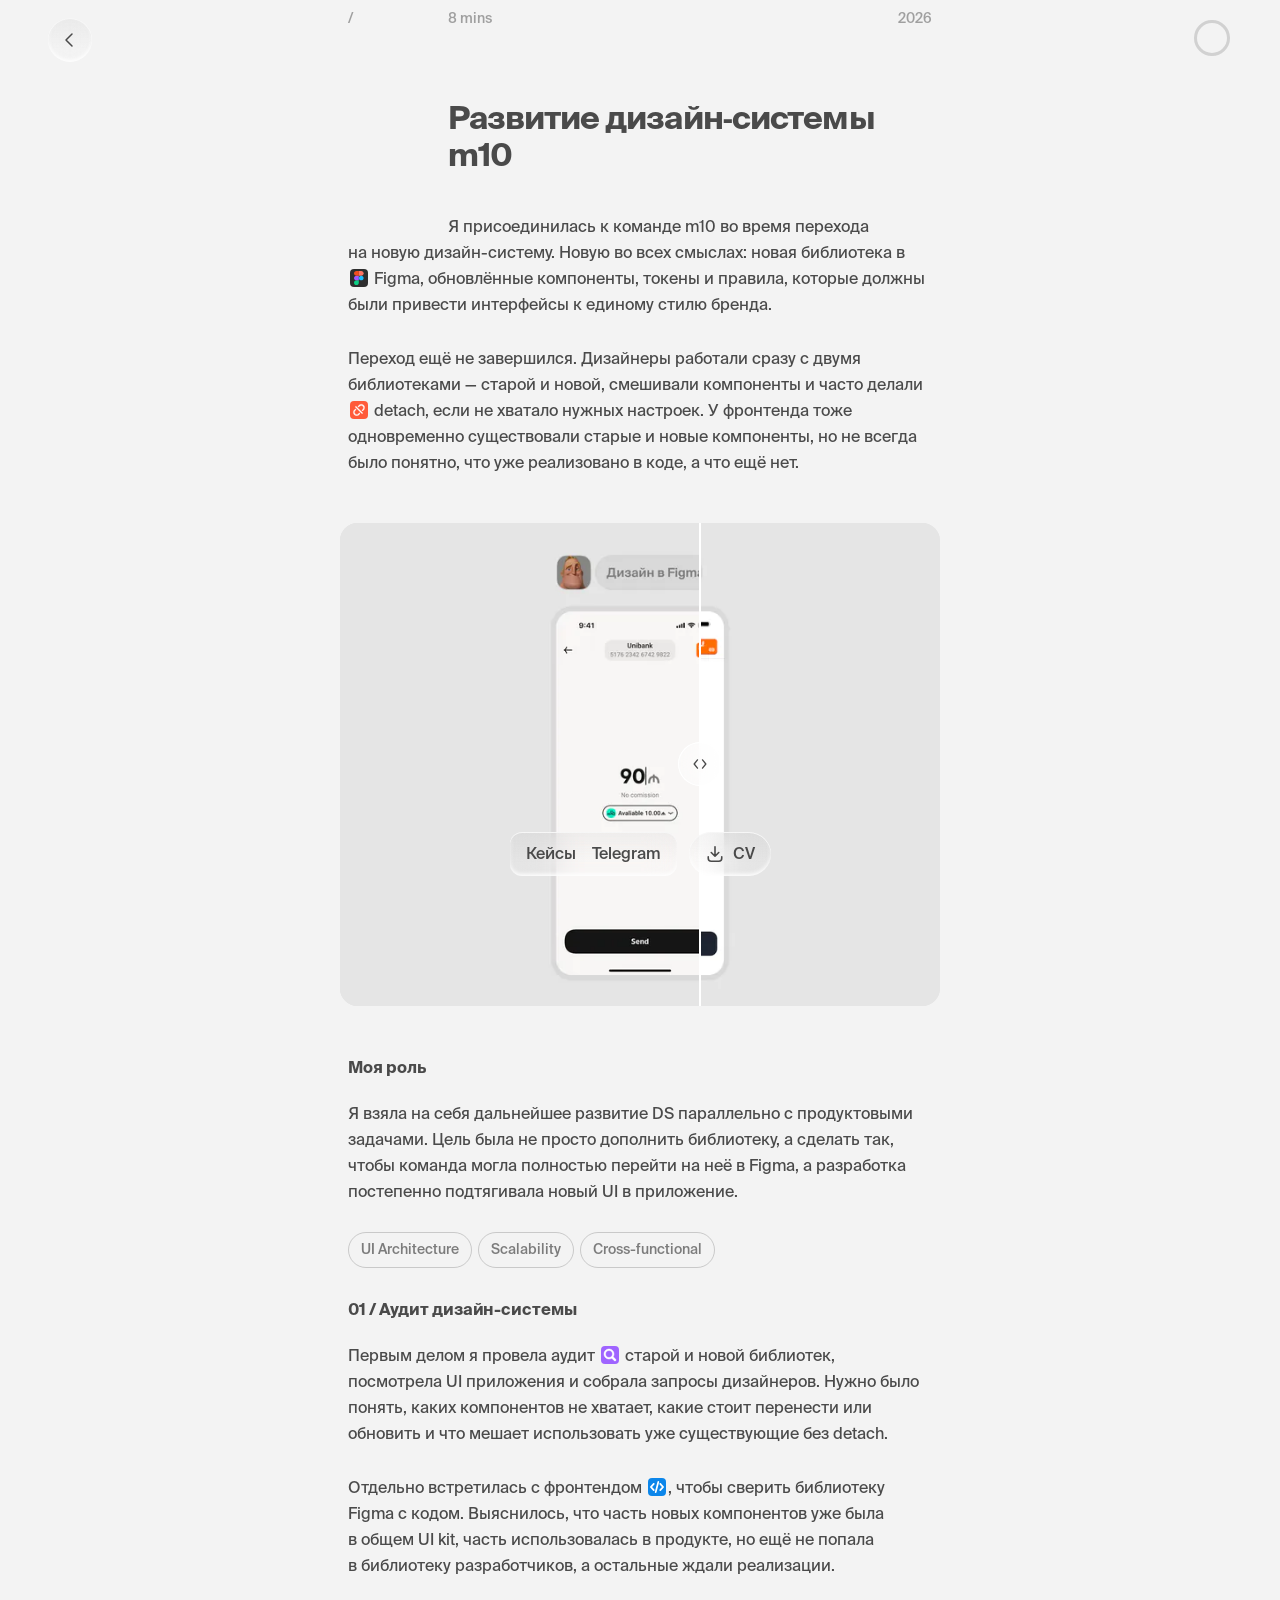
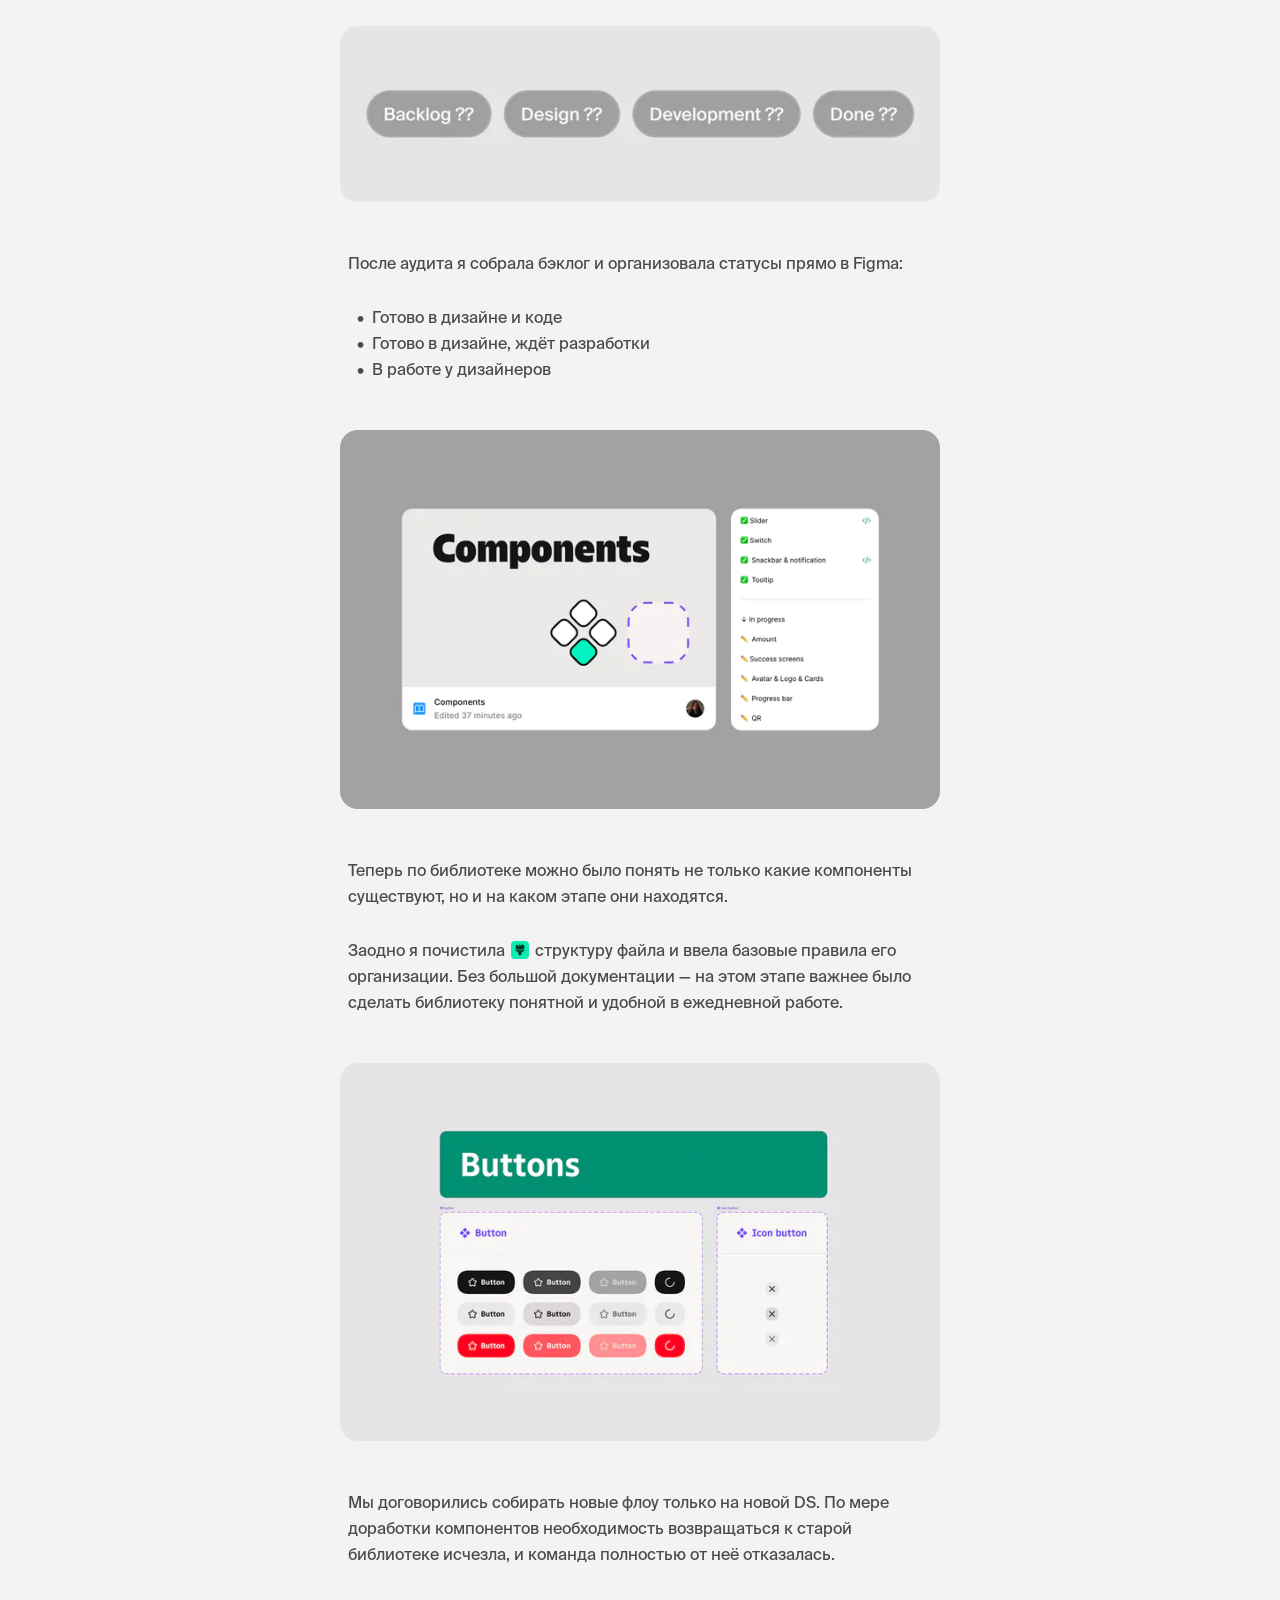
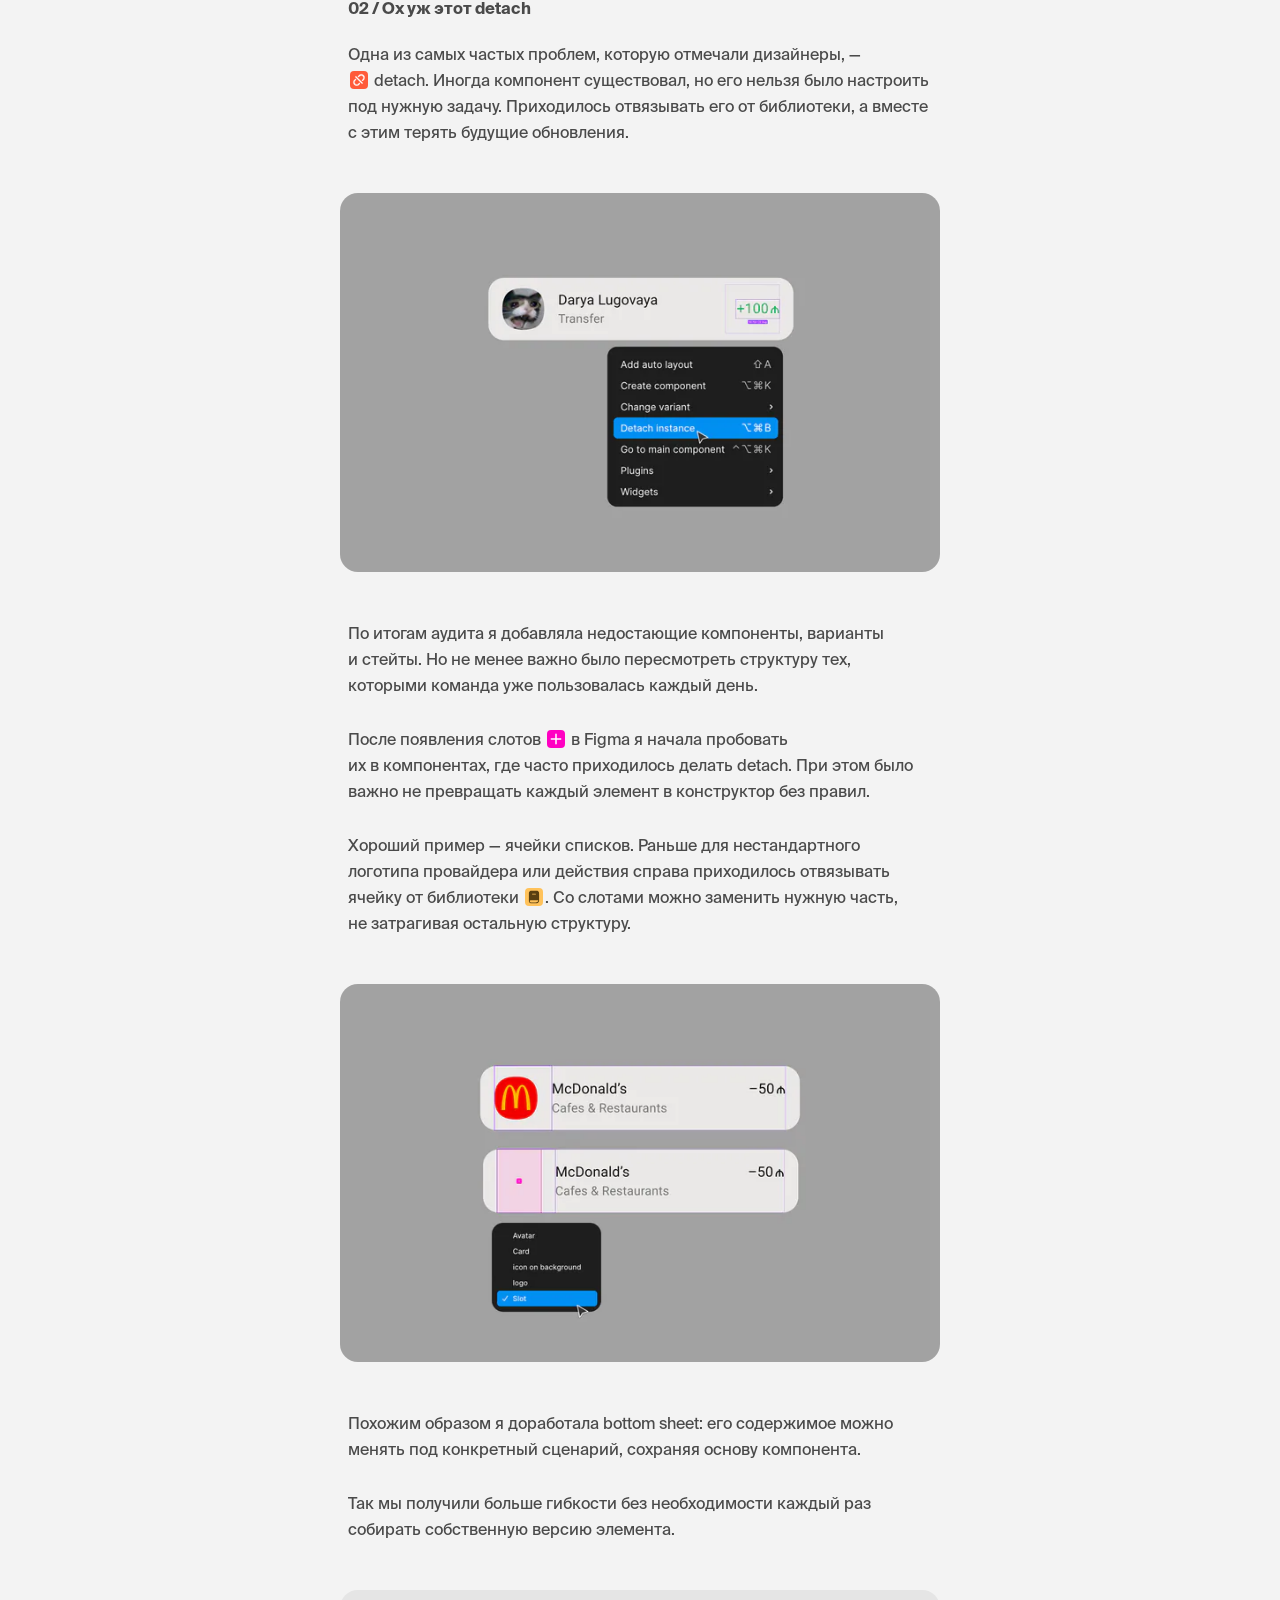
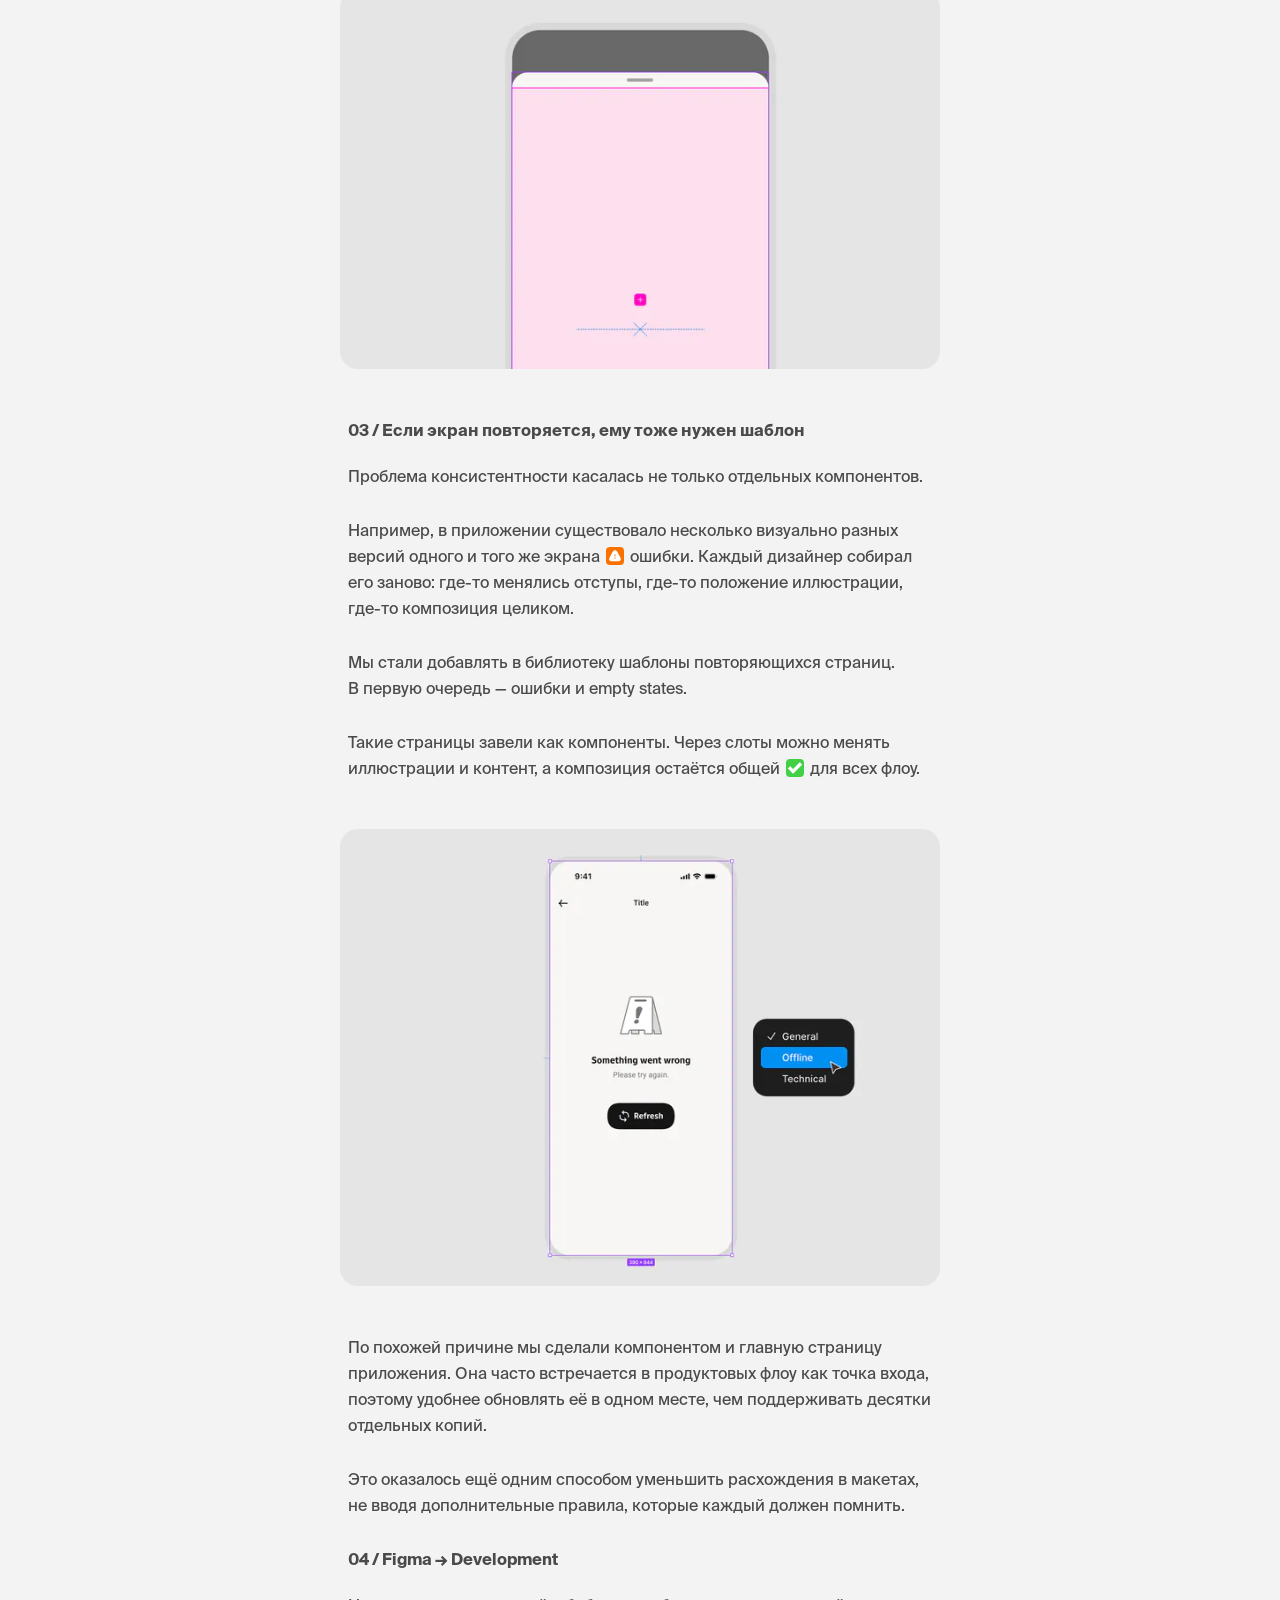
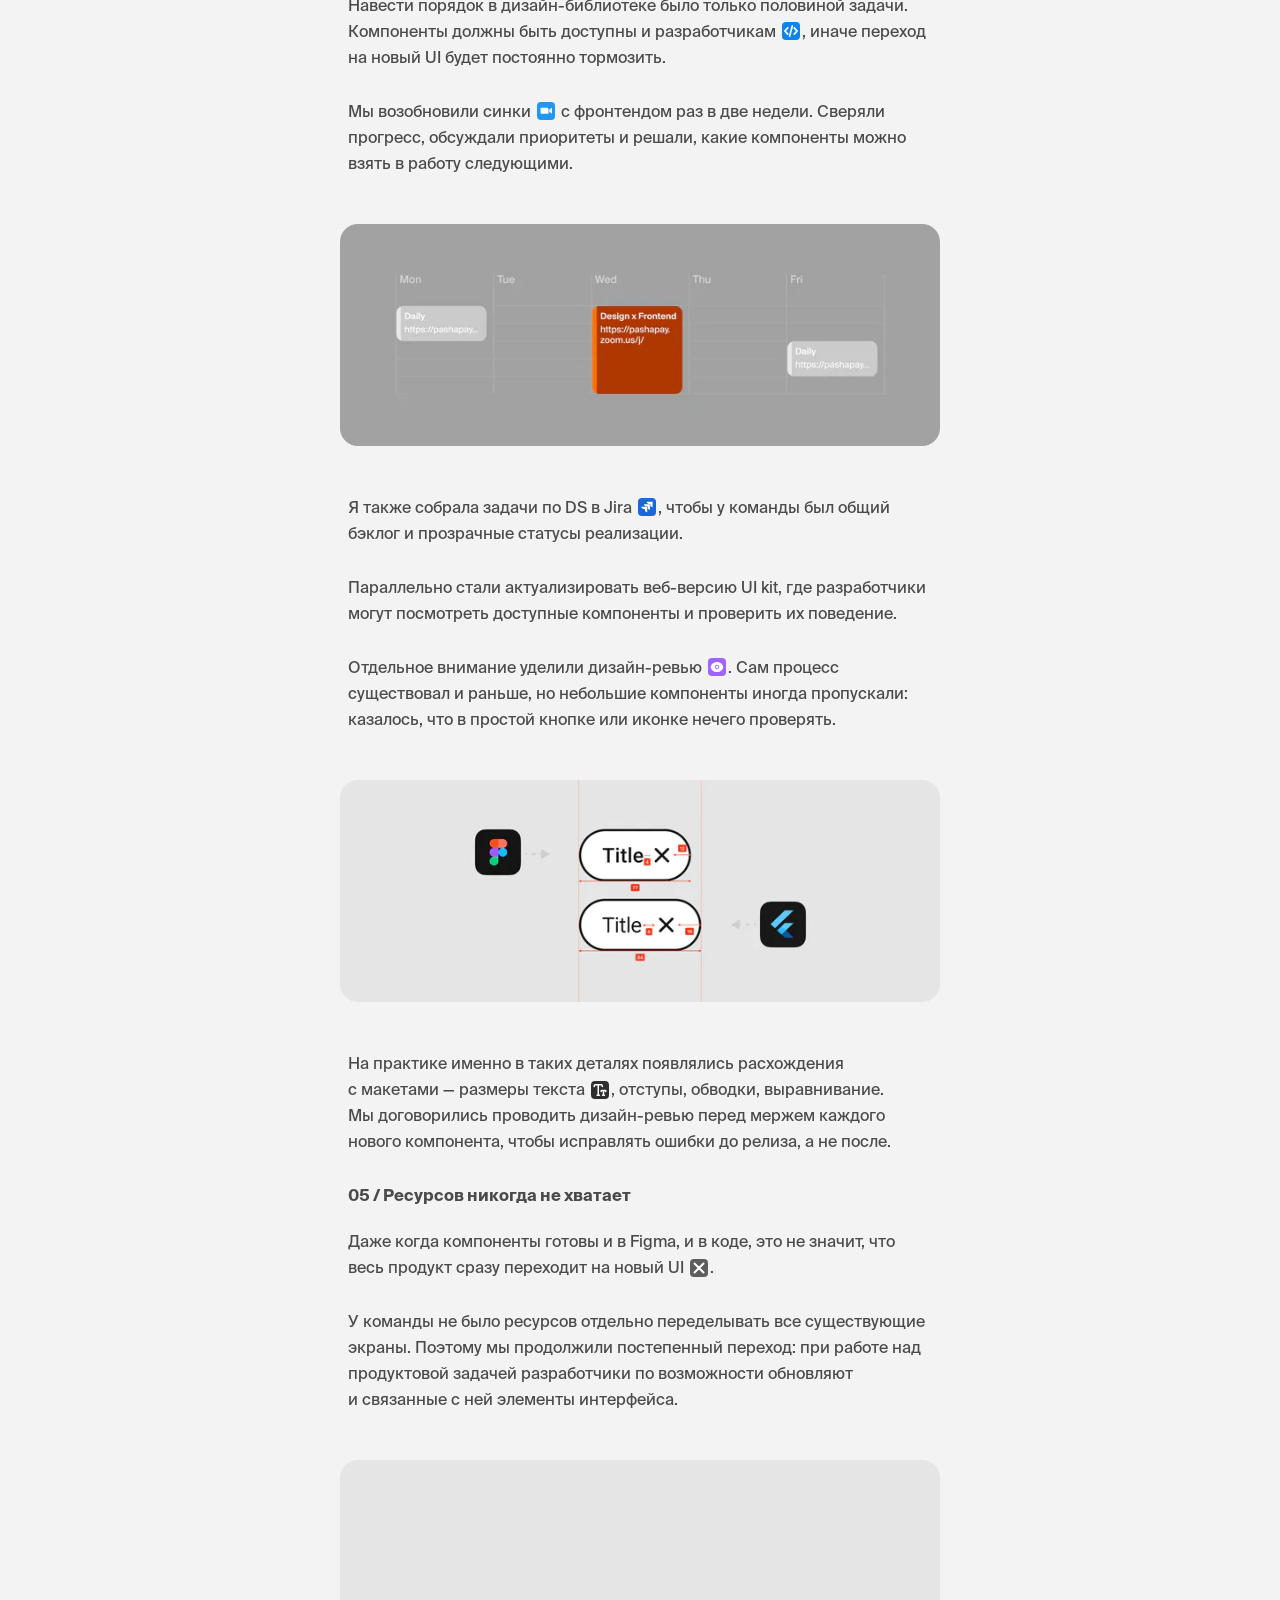
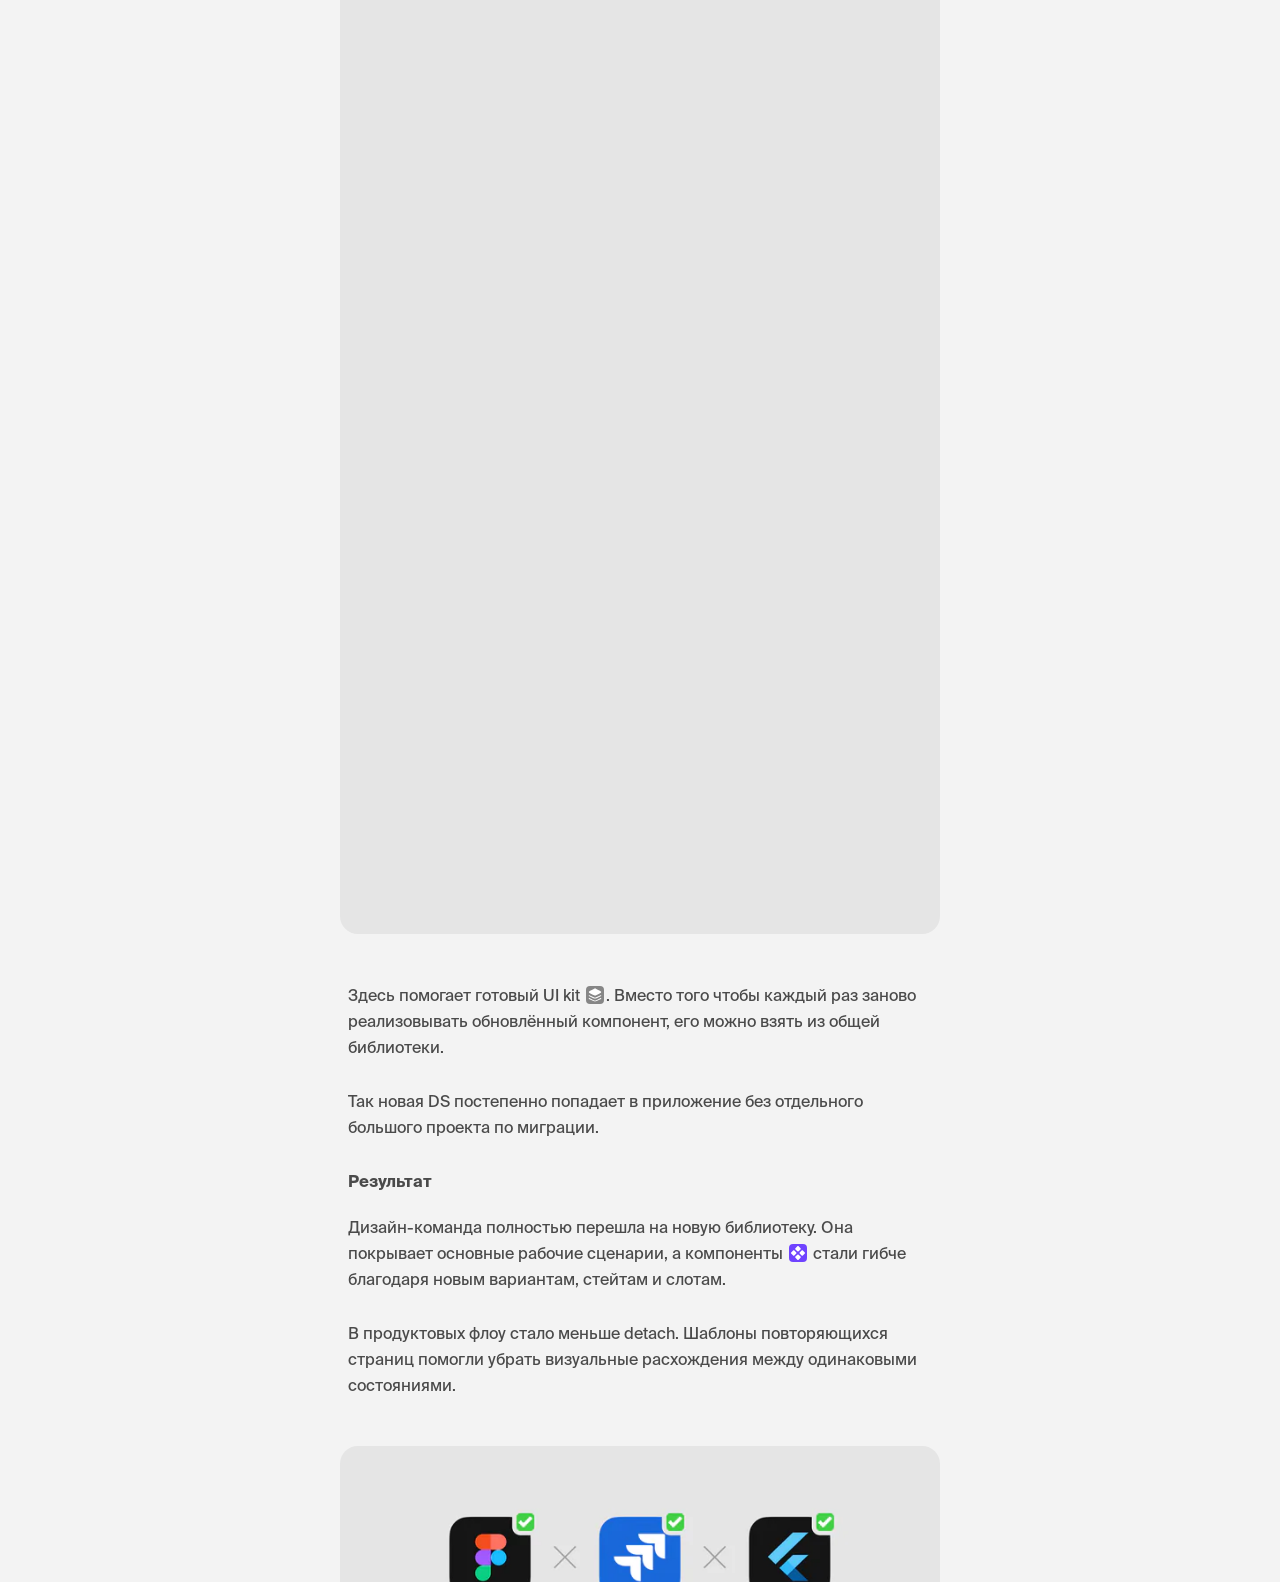
<file: cases/design-system/index.html>
<!doctype html>
<html lang="ru">
<head>
  <meta charset="utf-8">
  <meta name="viewport" content="width=device-width, initial-scale=1, viewport-fit=cover">
  <title>Design System&nbsp;— Дарья Л.</title>
  <meta name="description" content="Как я развивала дизайн-систему m10: аудит двух библиотек, статусы готовности в Figma, слоты вместо detach, шаблоны экранов и синки с фронтендом — 90% компонентов уже в UI kit разработчиков.">
  <link rel="canonical" href="https://lugovayadarya.ru/cases/design-system/">
  <link rel="alternate" hreflang="ru" href="https://lugovayadarya.ru/cases/design-system/">
  <link rel="alternate" hreflang="en" href="https://lugovayadarya.ru/en/cases/design-system/">
  <link rel="alternate" hreflang="x-default" href="https://lugovayadarya.ru/cases/design-system/">
  <meta name="theme-color" content="#f3f3f3">
  <link rel="icon" href="../../favicon.svg" type="image/svg+xml">
  <link rel="icon" href="../../favicon.ico" sizes="48x48">
  <link rel="apple-touch-icon" href="../../apple-touch-icon.png">
  <meta property="og:type" content="article">
  <meta property="og:locale" content="ru_RU">
  <meta property="og:locale:alternate" content="en_US">
  <meta property="og:site_name" content="Дарья Л.">
  <meta property="og:title" content="Design System — кейс Дарьи Л.">
  <meta property="og:description" content="Как я развивала дизайн-систему m10: аудит двух библиотек, статусы готовности в Figma, слоты вместо detach, шаблоны экранов и синки с фронтендом — 90% компонентов уже в UI kit разработчиков.">
  <meta property="og:url" content="https://lugovayadarya.ru/cases/design-system/">
  <meta property="og:image" content="https://lugovayadarya.ru/og-image.png">
  <meta property="og:image:width" content="1200">
  <meta property="og:image:height" content="630">
  <meta property="og:image:alt" content="Дарья Л. — Product designer, 5+ years experience, B2C, fintech, crypto">
  <meta name="twitter:card" content="summary_large_image">
  <link rel="preload" href="../../media/fonts/suisse-intl-book.woff2" as="font" type="font/woff2" crossorigin>
  <link rel="preload" href="../../media/fonts/suisse-intl-medium.woff2" as="font" type="font/woff2" crossorigin>
  <link rel="preload" href="../../media/fonts/suisse-intl-bold.woff2" as="font" type="font/woff2" crossorigin>
  <link rel="stylesheet" href="../../styles/tokens.css?v=r31">
  <link rel="stylesheet" href="../../styles/base.css?v=r4">
  <link rel="stylesheet" href="../../styles/components.css?v=r32">
  <link rel="stylesheet" href="../../styles/case.css?v=r29">
  <link rel="stylesheet" href="../../styles/page-transitions.css?v=r9">
  <link rel="stylesheet" href="../../styles/link-roll.css?v=r4">
  <!-- Переходы между страницами: первый кадр — когда заголовок уже разобран (его строки собирает page-transition.js) -->
  <link rel="expect" href="#page-title" blocking="render">
  <script src="../../scripts/page-transition.js?v=r9" blocking="render"></script>
  <script src="../../scripts/link-roll.js?v=r4" defer></script>
  <script src="../../scripts/reading-progress.js?v=r4" defer></script>
  <script src="../../scripts/compare.js?v=r26" defer></script>
  <script src="../../scripts/glass-backdrop.js?v=r4" defer></script>
</head>
<body>
  <!-- Кейс Design System. Референс docs/reference/ds case.png (×3.3646 от 1440); мобильная раскладка — как у кейса
       Digital Card (мобильного референса нет), мобильные картинки — media/ds-case/mobile. -->

  <!-- Контролы: «Назад» слева, прогресс прочтения справа. Десктоп — fixed; мобайл — едут со страницей и прилипают в 16 px от верха -->
  <div class="case-controls">
  <a class="case-back glass-button" data-glass-adapt href="../../" data-vt-back aria-label="Назад, на&nbsp;главную">
    <img src="../../media/icons/chevron-left.svg" alt="" width="24" height="24">
  </a>
  <svg class="case-progress" data-glass-adapt viewBox="0 0 40 40" aria-hidden="true">
    <circle class="case-progress__track" cx="20" cy="20" r="16.5" />
    <circle class="case-progress__arc" cx="20" cy="20" r="16.5" pathLength="100" />
  </svg>
  </div>

  <header class="case-head">
    <div class="case-meta grid t-caption">
      <span class="case-meta__crumb">/</span>
      <span class="case-meta__time">8&nbsp;mins</span>
      <span class="case-meta__year">2026</span>
    </div>
  </header>

  <main class="case-page grid page-end-space">
    <article class="case-body">
      <h1 class="case-title case-title--long t-heading" id="page-title" data-reveal-lines>Развитие дизайн&#8209;системы<span class="case-title__extra"> m10</span></h1>

      <p class="case-intro">Я&nbsp;присоединилась к&nbsp;команде m10 во&nbsp;время перехода на&nbsp;новую дизайн-систему. Новую во&nbsp;всех смыслах: новая библиотека в&nbsp;<span class="nowrap"><img class="text-icon" src="../../media/text-icons/icon_figma.svg" alt="" width="18" height="18"> Figma,</span> обновлённые компоненты, токены и&nbsp;правила, которые должны были привести интерфейсы к&nbsp;единому стилю бренда.</p>
      <p>Переход ещё не&nbsp;завершился. Дизайнеры работали сразу с&nbsp;двумя библиотеками&nbsp;— старой и&nbsp;новой, смешивали компоненты и&nbsp;часто делали <span class="nowrap"><img class="text-icon" src="../../media/text-icons/icon_detach.svg" alt="" width="18" height="18"> detach,</span> если не&nbsp;хватало нужных настроек. У&nbsp;фронтенда тоже одновременно существовали старые и&nbsp;новые компоненты, но&nbsp;не&nbsp;всегда было понятно, что уже реализовано в&nbsp;коде, а&nbsp;что ещё нет.</p>
      <!-- Сравнение «до/после» (scripts/compare.js, стили — .compare в components.css): сверху «Дизайн в Figma»,
           под ним «Выход в прод»; ползунок двигает границу. По умолчанию — 60 %: виден телефон из Figma и краешек прода.
           До 479 px — мобильные картинки (media/ds-case/mobile: figma-design-phone, prod-release-phone). -->
      <div class="case-media compare" data-compare style="--media-h: 547; --media-h-mobile: 675; --compare-pos: 60%">
        <picture class="compare__img">
          <source media="(max-width: 479px)" srcset="../../media/optimized/ds-case/mobile/prod-release-phone-1x.webp 1x, ../../media/optimized/ds-case/mobile/prod-release-phone-2x.webp 2x" width="390" height="756">
          <img src="../../media/optimized/ds-case/prod-release-phone-1x.webp" srcset="../../media/optimized/ds-case/prod-release-phone-1x.webp 1x, ../../media/optimized/ds-case/prod-release-phone-2x.webp 2x" width="680" height="547" alt="Тот же экран перевода после выхода в прод" decoding="async">
        </picture>
        <picture class="compare__img compare__img--top">
          <source media="(max-width: 479px)" srcset="../../media/optimized/ds-case/mobile/figma-design-phone-1x.webp 1x, ../../media/optimized/ds-case/mobile/figma-design-phone-2x.webp 2x" width="390" height="756">
          <img src="../../media/optimized/ds-case/figma-design-phone-1x.webp" srcset="../../media/optimized/ds-case/figma-design-phone-1x.webp 1x, ../../media/optimized/ds-case/figma-design-phone-2x.webp 2x" width="680" height="547" alt="Экран перевода в&nbsp;Figma" decoding="async">
        </picture>
        <div class="compare__handle" role="slider" tabindex="0" aria-label="Сравнение: дизайн в&nbsp;Figma и&nbsp;выход в&nbsp;прод" aria-valuemin="0" aria-valuemax="100" aria-valuenow="60">
          <span class="compare__knob" aria-hidden="true">
            <svg viewBox="0 0 24 24" width="20" height="20"><path d="M9 7l-4 5 4 5M15 7l4 5-4 5" fill="none" stroke="currentColor" stroke-width="1.6" stroke-linecap="round" stroke-linejoin="round"/></svg>
          </span>
        </div>
      </div>

      <h2 class="case-h">Моя роль</h2>
      <p>Я&nbsp;взяла на&nbsp;себя дальнейшее развитие DS параллельно с&nbsp;продуктовыми задачами. Цель была не&nbsp;просто дополнить библиотеку, а&nbsp;сделать так, чтобы команда могла полностью перейти на&nbsp;неё в&nbsp;Figma, а&nbsp;разработка постепенно подтягивала новый UI в&nbsp;приложение.</p>
      <ul class="case-tags" aria-label="Теги">
        <li class="label">UI Architecture</li>
        <li class="label">Scalability</li>
        <li class="label">Cross-functional</li>
      </ul>

      <h2 class="case-h">01&nbsp;/ Аудит дизайн-системы</h2>
      <p>Первым делом я&nbsp;провела <span class="nowrap">аудит <img class="text-icon" src="../../media/text-icons/icon_search.svg" alt="" width="18" height="18"></span> старой и&nbsp;новой библиотек, посмотрела UI приложения и&nbsp;собрала запросы дизайнеров. Нужно было понять, каких компонентов не&nbsp;хватает, какие стоит перенести или обновить и&nbsp;что мешает использовать уже существующие без&nbsp;detach.</p>
      <p>Отдельно встретилась с&nbsp;<span class="nowrap">фронтендом <img class="text-icon" src="../../media/text-icons/icon_dev.svg" alt="" width="18" height="18">,</span> чтобы сверить библиотеку Figma с&nbsp;кодом. Выяснилось, что часть новых компонентов уже была в&nbsp;общем UI kit, часть использовалась в&nbsp;продукте, но&nbsp;ещё не&nbsp;попала в&nbsp;библиотеку разработчиков, а&nbsp;остальные ждали реализации.</p>
      <picture class="case-media">
        <source media="(max-width: 479px)" srcset="../../media/optimized/ds-case/mobile/backlog-statuses-1x.webp 1x, ../../media/optimized/ds-case/mobile/backlog-statuses-2x.webp 2x" width="390" height="461">
        <img src="../../media/optimized/ds-case/backlog-statuses-1x.webp" srcset="../../media/optimized/ds-case/backlog-statuses-1x.webp 1x, ../../media/optimized/ds-case/backlog-statuses-2x.webp 2x" width="680" height="200" alt="Статусы бэклога: Backlog, Design, Development, Done" loading="lazy" decoding="async">
      </picture>
      <p>После аудита я&nbsp;собрала бэклог и&nbsp;организовала статусы прямо в&nbsp;Figma:</p>
      <ul class="case-list">
        <li>Готово в&nbsp;дизайне и&nbsp;коде</li>
        <li>Готово в&nbsp;дизайне, ждёт разработки</li>
        <li>В&nbsp;работе у&nbsp;дизайнеров</li>
      </ul>
      <picture class="case-media">
        <source media="(max-width: 479px)" srcset="../../media/optimized/ds-case/mobile/components-statuses-1x.webp 1x, ../../media/optimized/ds-case/mobile/components-statuses-2x.webp 2x" width="390" height="256">
        <img src="../../media/optimized/ds-case/components-statuses-1x.webp" srcset="../../media/optimized/ds-case/components-statuses-1x.webp 1x, ../../media/optimized/ds-case/components-statuses-2x.webp 2x" width="680" height="429" alt="Страница Components в&nbsp;Figma и&nbsp;список компонентов со&nbsp;статусами готовности" loading="lazy" decoding="async">
      </picture>

      <p>Теперь по&nbsp;библиотеке можно было понять не&nbsp;только какие компоненты существуют, но&nbsp;и&nbsp;на&nbsp;каком этапе они находятся.</p>
      <p>Заодно я&nbsp;<span class="nowrap">почистила <img class="text-icon" src="../../media/text-icons/icon_brush.svg" alt="" width="18" height="18"></span> структуру файла и&nbsp;ввела базовые правила его организации. Без большой документации&nbsp;— на&nbsp;этом этапе важнее было сделать библиотеку понятной и&nbsp;удобной в&nbsp;ежедневной работе.</p>
      <picture class="case-media">
        <source media="(max-width: 479px)" srcset="../../media/optimized/ds-case/mobile/buttons-component-1x.webp 1x, ../../media/optimized/ds-case/mobile/buttons-component-2x.webp 2x" width="390" height="256">
        <img src="../../media/optimized/ds-case/buttons-component-1x.webp" srcset="../../media/optimized/ds-case/buttons-component-1x.webp 1x, ../../media/optimized/ds-case/buttons-component-2x.webp 2x" width="680" height="429" alt="Страница Buttons в&nbsp;библиотеке: компоненты Button и&nbsp;Icon button" loading="lazy" decoding="async">
      </picture>

      <p>Мы&nbsp;договорились собирать новые флоу только на&nbsp;новой DS. По&nbsp;мере доработки компонентов необходимость возвращаться к&nbsp;старой библиотеке исчезла, и&nbsp;команда полностью от&nbsp;неё отказалась.</p>

      <h2 class="case-h">02&nbsp;/ Ох уж этот detach</h2>
      <p>Одна из&nbsp;самых частых проблем, которую отмечали дизайнеры,&nbsp;— <span class="nowrap"><img class="text-icon" src="../../media/text-icons/icon_detach.svg" alt="" width="18" height="18"> detach.</span> Иногда компонент существовал, но&nbsp;его нельзя было настроить под нужную задачу. Приходилось отвязывать его от&nbsp;библиотеки, а&nbsp;вместе с&nbsp;этим терять будущие обновления.</p>
      <picture class="case-media">
        <source media="(max-width: 479px)" srcset="../../media/optimized/ds-case/mobile/detach-instance-1x.webp 1x, ../../media/optimized/ds-case/mobile/detach-instance-2x.webp 2x" width="390" height="379">
        <img src="../../media/optimized/ds-case/detach-instance-1x.webp" srcset="../../media/optimized/ds-case/detach-instance-1x.webp 1x, ../../media/optimized/ds-case/detach-instance-2x.webp 2x" width="680" height="429" alt="Ячейка перевода и&nbsp;контекстное меню Figma с&nbsp;пунктом Detach instance" loading="lazy" decoding="async">
      </picture>

      <p>По&nbsp;итогам аудита я&nbsp;добавляла недостающие компоненты, варианты и&nbsp;стейты. Но&nbsp;не&nbsp;менее важно было пересмотреть структуру тех, которыми команда уже пользовалась каждый день.</p>
      <p>После появления <span class="nowrap">слотов <img class="text-icon" src="../../media/text-icons/icon_slot.svg" alt="" width="18" height="18"></span> в&nbsp;Figma я&nbsp;начала пробовать их&nbsp;в&nbsp;компонентах, где часто приходилось делать detach. При этом было важно не&nbsp;превращать каждый элемент в&nbsp;конструктор без&nbsp;правил.</p>
      <p>Хороший пример&nbsp;— ячейки списков. Раньше для нестандартного логотипа провайдера или действия справа приходилось отвязывать ячейку от&nbsp;<span class="nowrap">библиотеки <img class="text-icon" src="../../media/text-icons/icon_library.svg" alt="" width="18" height="18">.</span> Со&nbsp;слотами можно заменить нужную часть, не&nbsp;затрагивая остальную структуру.</p>
      <picture class="case-media">
        <source media="(max-width: 479px)" srcset="../../media/optimized/ds-case/mobile/list-cell-slot-1x.webp 1x, ../../media/optimized/ds-case/mobile/list-cell-slot-2x.webp 2x" width="390" height="377">
        <img src="../../media/optimized/ds-case/list-cell-slot-1x.webp" srcset="../../media/optimized/ds-case/list-cell-slot-1x.webp 1x, ../../media/optimized/ds-case/list-cell-slot-2x.webp 2x" width="680" height="429" alt="Ячейка списка McDonald’s: логотип заменён слотом, меню выбора содержимого слота" loading="lazy" decoding="async">
      </picture>

      <p>Похожим образом я&nbsp;доработала bottom sheet: его содержимое можно менять под конкретный сценарий, сохраняя основу компонента.</p>
      <p>Так мы&nbsp;получили больше гибкости без необходимости каждый раз собирать собственную версию элемента.</p>
      <picture class="case-media">
        <source media="(max-width: 479px)" srcset="../../media/optimized/ds-case/mobile/bottom-sheet-slot-1x.webp 1x, ../../media/optimized/ds-case/mobile/bottom-sheet-slot-2x.webp 2x" width="390" height="583">
        <img src="../../media/optimized/ds-case/bottom-sheet-slot-1x.webp" srcset="../../media/optimized/ds-case/bottom-sheet-slot-1x.webp 1x, ../../media/optimized/ds-case/bottom-sheet-slot-2x.webp 2x" width="680" height="429" alt="Bottom sheet со&nbsp;слотом под содержимое" loading="lazy" decoding="async">
      </picture>

      <h2 class="case-h">03&nbsp;/ Если экран повторяется, ему тоже нужен шаблон</h2>
      <p>Проблема консистентности касалась не&nbsp;только отдельных компонентов.</p>
      <p>Например, в&nbsp;приложении существовало несколько визуально разных версий одного и&nbsp;того же <span class="nowrap">экрана <img class="text-icon" src="../../media/text-icons/icon_error.svg" alt="" width="18" height="18"></span> ошибки. Каждый дизайнер собирал его заново: где-то менялись отступы, где-то положение иллюстрации, где-то композиция целиком.</p>
      <p>Мы&nbsp;стали добавлять в&nbsp;библиотеку шаблоны повторяющихся страниц. В&nbsp;первую очередь&nbsp;— ошибки и&nbsp;empty states.</p>
      <p>Такие страницы завели как компоненты. Через слоты можно менять иллюстрации и&nbsp;контент, а&nbsp;композиция остаётся <span class="nowrap">общей <img class="text-icon" src="../../media/text-icons/icon_check.svg" alt="" width="18" height="18"></span> для всех флоу.</p>
      <picture class="case-media">
        <source media="(max-width: 479px)" srcset="../../media/optimized/ds-case/mobile/error-screen-template-1x.webp 1x, ../../media/optimized/ds-case/mobile/error-screen-template-2x.webp 2x" width="390" height="505">
        <img src="../../media/optimized/ds-case/error-screen-template-1x.webp" srcset="../../media/optimized/ds-case/error-screen-template-1x.webp 1x, ../../media/optimized/ds-case/error-screen-template-2x.webp 2x" width="680" height="518" alt="Шаблон экрана ошибки «Something went wrong» и&nbsp;варианты General, Offline, Technical" loading="lazy" decoding="async">
      </picture>

      <p>По&nbsp;похожей причине мы&nbsp;сделали компонентом и&nbsp;главную страницу приложения. Она часто встречается в&nbsp;продуктовых флоу как точка входа, поэтому удобнее обновлять её&nbsp;в&nbsp;одном месте, чем поддерживать десятки отдельных копий.</p>
      <p>Это оказалось ещё одним способом уменьшить расхождения в&nbsp;макетах, не&nbsp;вводя дополнительные правила, которые каждый должен помнить.</p>

      <h2 class="case-h">04&nbsp;/ Figma&nbsp;→ Development</h2>
      <p>Навести порядок в&nbsp;дизайн-библиотеке было только половиной задачи. Компоненты должны быть доступны и&nbsp;<span class="nowrap">разработчикам <img class="text-icon" src="../../media/text-icons/icon_dev.svg" alt="" width="18" height="18">,</span> иначе переход на&nbsp;новый UI будет постоянно тормозить.</p>
      <p>Мы&nbsp;возобновили <span class="nowrap">синки <img class="text-icon" src="../../media/text-icons/icon_zoom.svg" alt="" width="18" height="18"></span> с&nbsp;фронтендом раз в&nbsp;две недели. Сверяли прогресс, обсуждали приоритеты и&nbsp;решали, какие компоненты можно взять в&nbsp;работу следующими.</p>
      <picture class="case-media">
        <source media="(max-width: 479px)" srcset="../../media/optimized/ds-case/mobile/frontend-sync-calendar-1x.webp 1x, ../../media/optimized/ds-case/mobile/frontend-sync-calendar-2x.webp 2x" width="390" height="258">
        <img src="../../media/optimized/ds-case/frontend-sync-calendar-1x.webp" srcset="../../media/optimized/ds-case/frontend-sync-calendar-1x.webp 1x, ../../media/optimized/ds-case/frontend-sync-calendar-2x.webp 2x" width="680" height="252" alt="Календарь: встреча Design x Frontend между дейли" loading="lazy" decoding="async">
      </picture>

      <p>Я&nbsp;также собрала задачи по&nbsp;DS в&nbsp;<span class="nowrap">Jira <img class="text-icon" src="../../media/text-icons/icon_jira.svg" alt="" width="18" height="18">,</span> чтобы у&nbsp;команды был общий бэклог и&nbsp;прозрачные статусы реализации.</p>
      <p>Параллельно стали актуализировать веб-версию UI kit, где разработчики могут посмотреть доступные компоненты и&nbsp;проверить их&nbsp;поведение.</p>
      <p>Отдельное внимание уделили <span class="nowrap">дизайн-ревью <img class="text-icon" src="../../media/text-icons/icon_review.svg" alt="" width="18" height="18">.</span> Сам процесс существовал и&nbsp;раньше, но&nbsp;небольшие компоненты иногда пропускали: казалось, что в&nbsp;простой кнопке или иконке нечего проверять.</p>
      <picture class="case-media">
        <source media="(max-width: 479px)" srcset="../../media/optimized/ds-case/mobile/design-review-title-1x.webp 1x, ../../media/optimized/ds-case/mobile/design-review-title-2x.webp 2x" width="390" height="505">
        <img src="../../media/optimized/ds-case/design-review-title-1x.webp" srcset="../../media/optimized/ds-case/design-review-title-1x.webp 1x, ../../media/optimized/ds-case/design-review-title-2x.webp 2x" width="680" height="252" alt="Дизайн-ревью: чип Title в&nbsp;Figma и&nbsp;во&nbsp;Flutter с&nbsp;разными отступами" loading="lazy" decoding="async">
      </picture>

      <p>На&nbsp;практике именно в&nbsp;таких деталях появлялись расхождения с&nbsp;макетами&nbsp;— размеры <span class="nowrap">текста <img class="text-icon" src="../../media/text-icons/icon_text.svg" alt="" width="18" height="18">,</span> отступы, обводки, выравнивание. Мы&nbsp;договорились проводить дизайн-ревью перед мержем каждого нового компонента, чтобы исправлять ошибки до&nbsp;релиза, а&nbsp;не&nbsp;после.</p>

      <h2 class="case-h">05&nbsp;/ Ресурсов никогда не&nbsp;хватает</h2>
      <p>Даже когда компоненты готовы и&nbsp;в&nbsp;Figma, и&nbsp;в&nbsp;коде, это не&nbsp;значит, что весь продукт сразу переходит на&nbsp;новый <span class="nowrap">UI <img class="text-icon" src="../../media/text-icons/icon_cross.svg" alt="" width="18" height="18">.</span></p>
      <p>У&nbsp;команды не&nbsp;было ресурсов отдельно переделывать все существующие экраны. Поэтому мы&nbsp;продолжили постепенный переход: при работе над продуктовой задачей разработчики по&nbsp;возможности обновляют и&nbsp;связанные с&nbsp;ней элементы интерфейса.</p>
      <picture class="case-media case-media--desktop-only">
        <source media="(max-width: 479px)" srcset="../../media/optimized/ds-case/mobile/enter-data-before-after-1x.webp 1x, ../../media/optimized/ds-case/mobile/enter-data-before-after-2x.webp 2x" width="390" height="698">
        <img src="../../media/optimized/ds-case/enter-data-before-after-1x.webp" srcset="../../media/optimized/ds-case/enter-data-before-after-1x.webp 1x, ../../media/optimized/ds-case/enter-data-before-after-2x.webp 2x" width="680" height="520" alt="Экран Enter data до&nbsp;и&nbsp;после перехода на&nbsp;новые компоненты" loading="lazy" decoding="async">
      </picture>
      <!-- Мобайл (до 479 px): тот же экран Enter data — сравнение «до/после» (scripts/compare.js), граница посередине.
           Слева — старый экран (enter-data-before), справа — новый. -->
      <div class="case-media case-media--mobile-only compare" data-compare style="--media-h: 623; --media-h-mobile: 623; --compare-pos: 50%">
        <img class="compare__img" src="../../media/optimized/ds-case/mobile/enter-data-before-after-1x.webp" srcset="../../media/optimized/ds-case/mobile/enter-data-before-after-1x.webp 1x, ../../media/optimized/ds-case/mobile/enter-data-before-after-2x.webp 2x" width="390" height="698" alt="Экран Enter data после перехода на&nbsp;новые компоненты" loading="lazy" decoding="async">
        <img class="compare__img compare__img--top" src="../../media/optimized/ds-case/mobile/enter-data-before-1x.webp" srcset="../../media/optimized/ds-case/mobile/enter-data-before-1x.webp 1x, ../../media/optimized/ds-case/mobile/enter-data-before-2x.webp 2x" width="390" height="698" alt="Экран Enter data до&nbsp;перехода" loading="lazy" decoding="async">
        <div class="compare__handle" role="slider" tabindex="0" aria-label="Сравнение: экран Enter data до&nbsp;и&nbsp;после" aria-valuemin="0" aria-valuemax="100" aria-valuenow="50">
          <span class="compare__knob" aria-hidden="true">
            <svg viewBox="0 0 24 24" width="20" height="20"><path d="M9 7l-4 5 4 5M15 7l4 5-4 5" fill="none" stroke="currentColor" stroke-width="1.6" stroke-linecap="round" stroke-linejoin="round"/></svg>
          </span>
        </div>
      </div>

      <p>Здесь помогает готовый UI <span class="nowrap">kit <img class="text-icon" src="../../media/text-icons/icon_kit.svg" alt="" width="18" height="18">.</span> Вместо того чтобы каждый раз заново реализовывать обновлённый компонент, его можно взять из&nbsp;общей библиотеки.</p>
      <p>Так новая DS постепенно попадает в&nbsp;приложение без отдельного большого проекта по&nbsp;миграции.</p>

      <h2 class="case-h">Результат</h2>
      <p>Дизайн-команда полностью перешла на&nbsp;новую библиотеку. Она покрывает основные рабочие сценарии, а&nbsp;<span class="nowrap">компоненты <img class="text-icon" src="../../media/text-icons/icon_components.svg" alt="" width="18" height="18"></span> стали гибче благодаря новым вариантам, стейтам и&nbsp;слотам.</p>
      <p>В&nbsp;продуктовых флоу стало меньше detach. Шаблоны повторяющихся страниц помогли убрать визуальные расхождения между одинаковыми состояниями.</p>
      <picture class="case-media">
        <source media="(max-width: 479px)" srcset="../../media/optimized/ds-case/mobile/result-figma-jira-flutter-1x.webp 1x, ../../media/optimized/ds-case/mobile/result-figma-jira-flutter-2x.webp 2x" width="390" height="258">
        <img src="../../media/optimized/ds-case/result-figma-jira-flutter-1x.webp" srcset="../../media/optimized/ds-case/result-figma-jira-flutter-1x.webp 1x, ../../media/optimized/ds-case/result-figma-jira-flutter-2x.webp 2x" width="680" height="252" alt="Figma, Jira и&nbsp;Flutter с&nbsp;отметками готовности" loading="lazy" decoding="async">
      </picture>

      <p>Примерно 90% компонентов из&nbsp;Figma уже доступны в&nbsp;общем UI kit разработчиков. Это не&nbsp;означает, что весь интерфейс приложения обновлён: переход на&nbsp;новый UI в&nbsp;проде продолжается.</p>
      <p>У&nbsp;обеих команд теперь есть понятные статусы готовности, общий <span class="nowrap">бэклог <img class="text-icon" src="../../media/text-icons/icon_jira.svg" alt="" width="18" height="18"></span> и&nbsp;регулярный <span class="nowrap">процесс <img class="text-icon" src="../../media/text-icons/icon_sync.svg" alt="" width="18" height="18"></span> синхронизации. А&nbsp;дизайн-ревью помогает не&nbsp;переносить мелкие визуальные ошибки в&nbsp;прод.</p>

      <h2 class="case-h">Заключение</h2>
      <p>Дизайн-система всё ещё развивается. Нам предстоит расширять документацию и&nbsp;продолжать обновление приложения. Но&nbsp;теперь это рабочая система, на&nbsp;которую команда может опираться, а&nbsp;не&nbsp;ещё одно место, где постоянно приходится разбираться, что готово, что использовать и&nbsp;где искать нужный компонент.</p>
    </article>
  </main>

  <!-- Нижнее меню сайта (fixed). Кейс Design System. CV пока без ссылки. -->
  <!-- MVP (2026-10-26): Playground, CV-текстом, пилюля Telegram с иконкой и кнопка «Ещё» скрыты атрибутом hidden (data-mvp-hidden), не удалены — вернёмся к ним позже. Меню на всех ширинах: «Кейсы · Telegram» + пилюля CV с иконкой «скачать». -->
  <nav class="site-menu" aria-label="Меню сайта">
    <ul class="site-menu__group glass-button" data-glass-adapt>
      <li><a class="site-menu__item" href="../../#cases">Кейсы</a></li>
      <li class="site-menu__desktop" hidden data-mvp-hidden><a class="site-menu__item">Playground</a></li>
      <li class="site-menu__desktop" hidden data-mvp-hidden><a class="site-menu__item" href="../../media/cv/darya-lugovaya-cv-ru.pdf" target="_blank" rel="noopener noreferrer">CV</a></li>
      <li><a class="site-menu__item" href="https://t.me/lugovayadarya" target="_blank" rel="noopener noreferrer">Telegram</a></li>
    </ul>
    <a hidden data-mvp-hidden class="site-menu__group site-menu__group--pill site-menu__item site-menu__desktop glass-button" data-glass-adapt href="https://t.me/lugovayadarya" target="_blank" rel="noopener noreferrer">
      <img src="../../media/icons/24_icon_telegram_stroke.svg" alt="" width="20" height="20">Telegram
    </a>
    <a class="site-menu__group site-menu__group--pill site-menu__item site-menu__cv-pill glass-button" data-glass-adapt href="../../media/cv/darya-lugovaya-cv-ru.pdf" target="_blank" rel="noopener noreferrer">
      <img src="../../media/icons/20_icon_download_stroke.svg" alt="" width="20" height="20">CV
    </a>
    <button hidden data-mvp-hidden class="site-menu__more site-menu__mobile glass-button" data-glass-adapt type="button" aria-label="Ещё">
      <img src="../../media/icons/24_hamburger_icon.svg" alt="" width="24" height="24">
    </button>
  </nav>
</body>
</html>
</file>
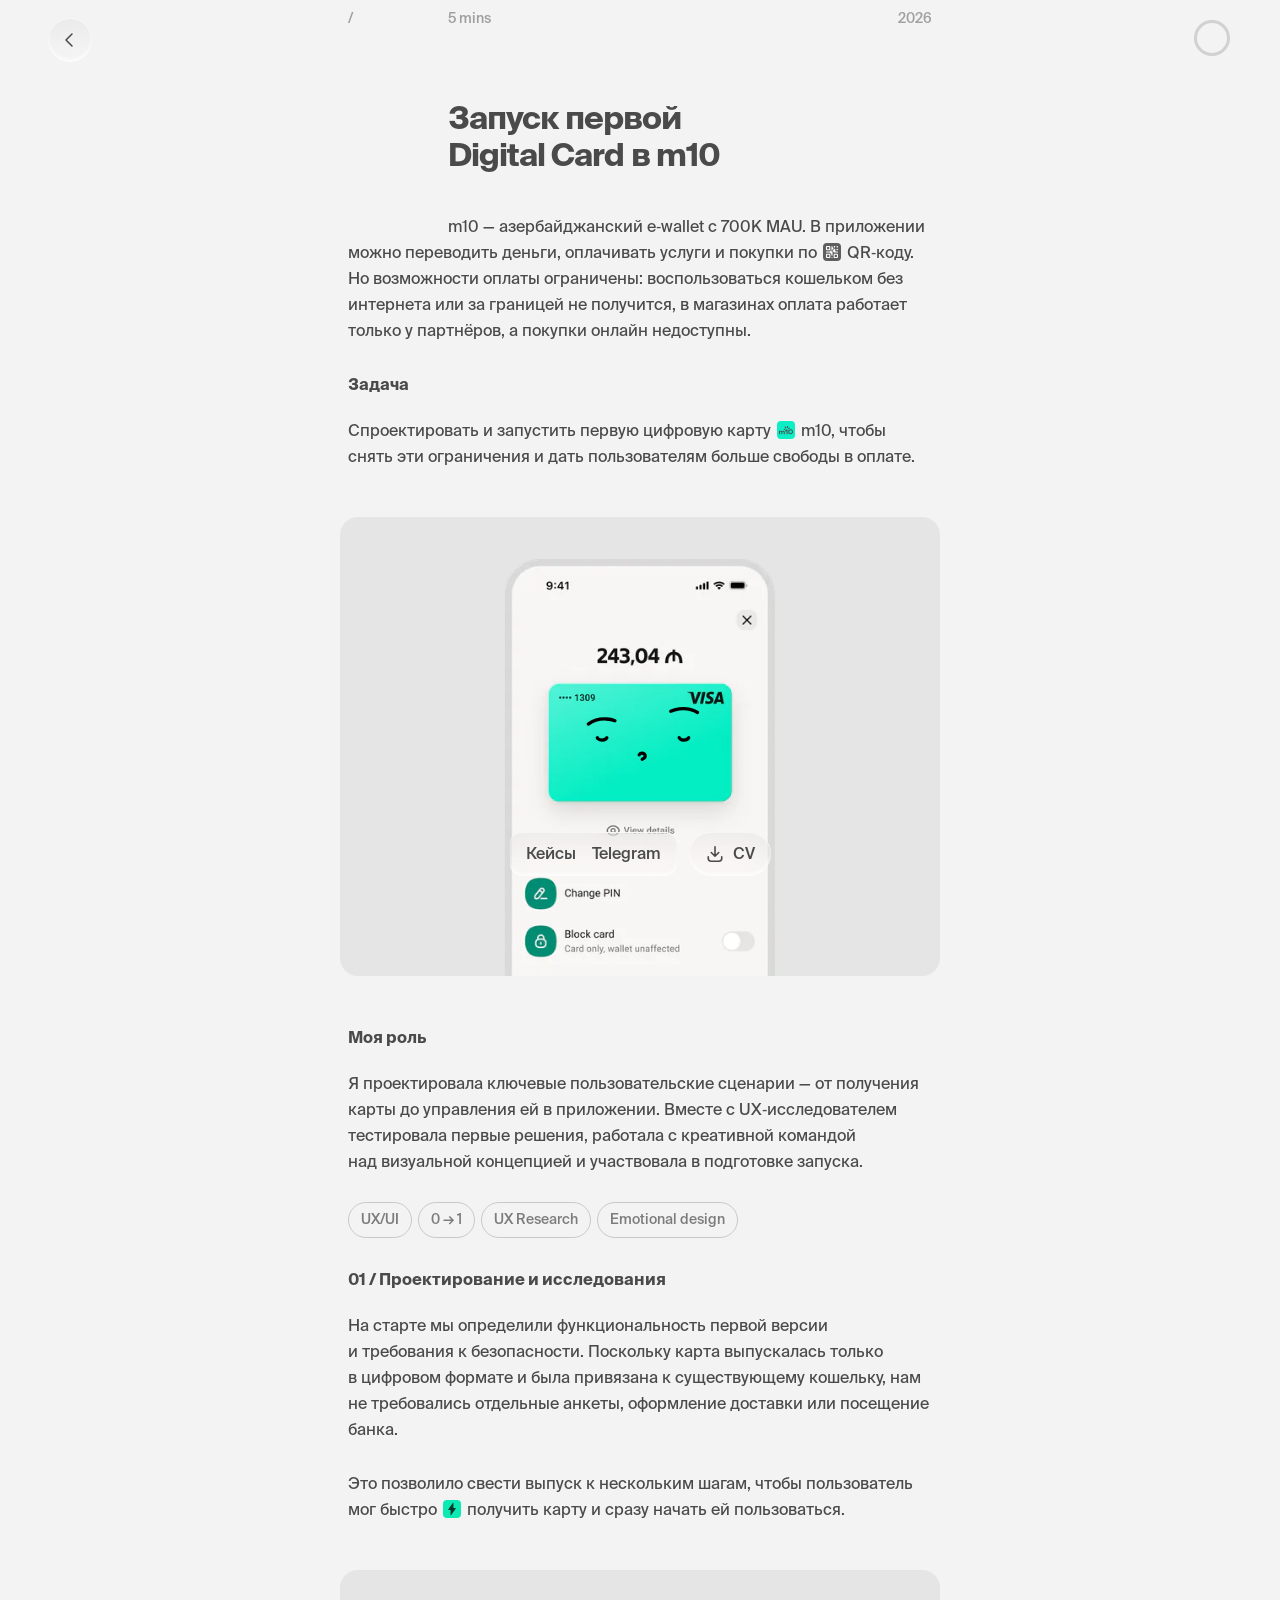
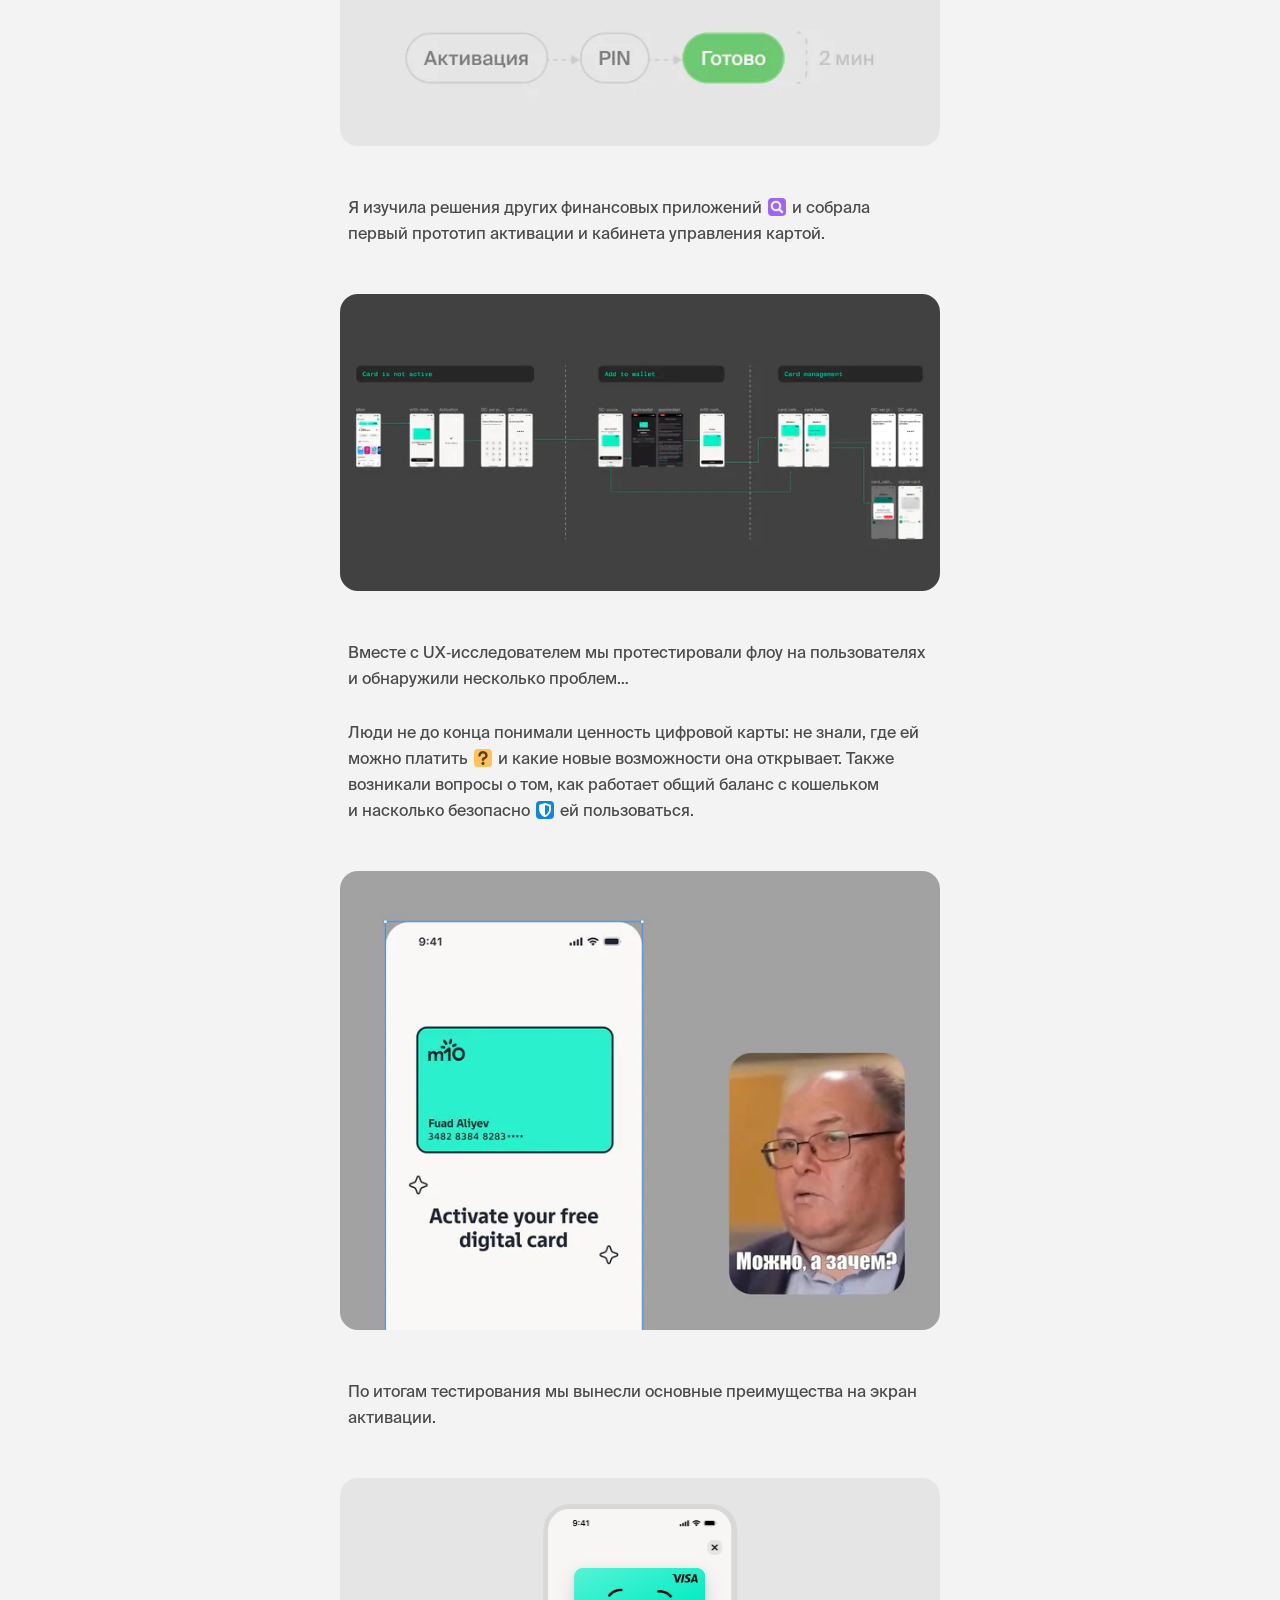
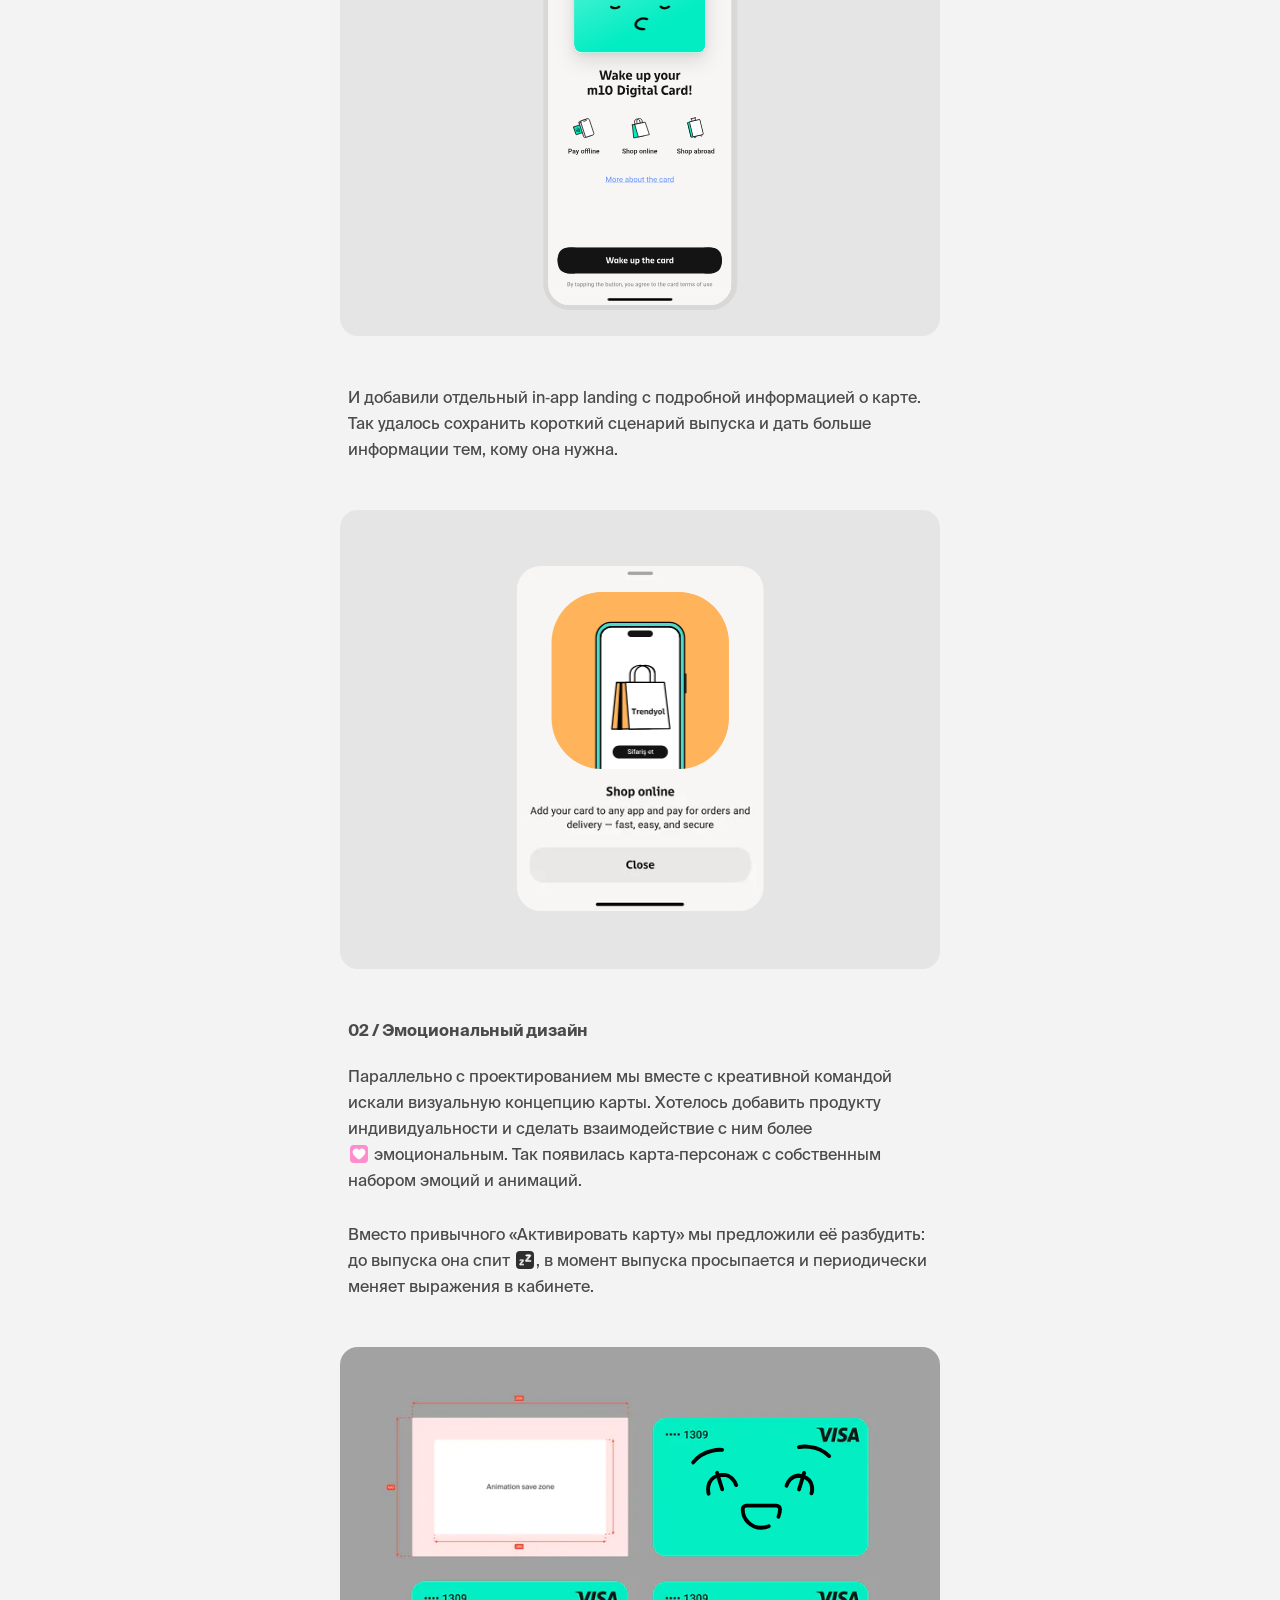
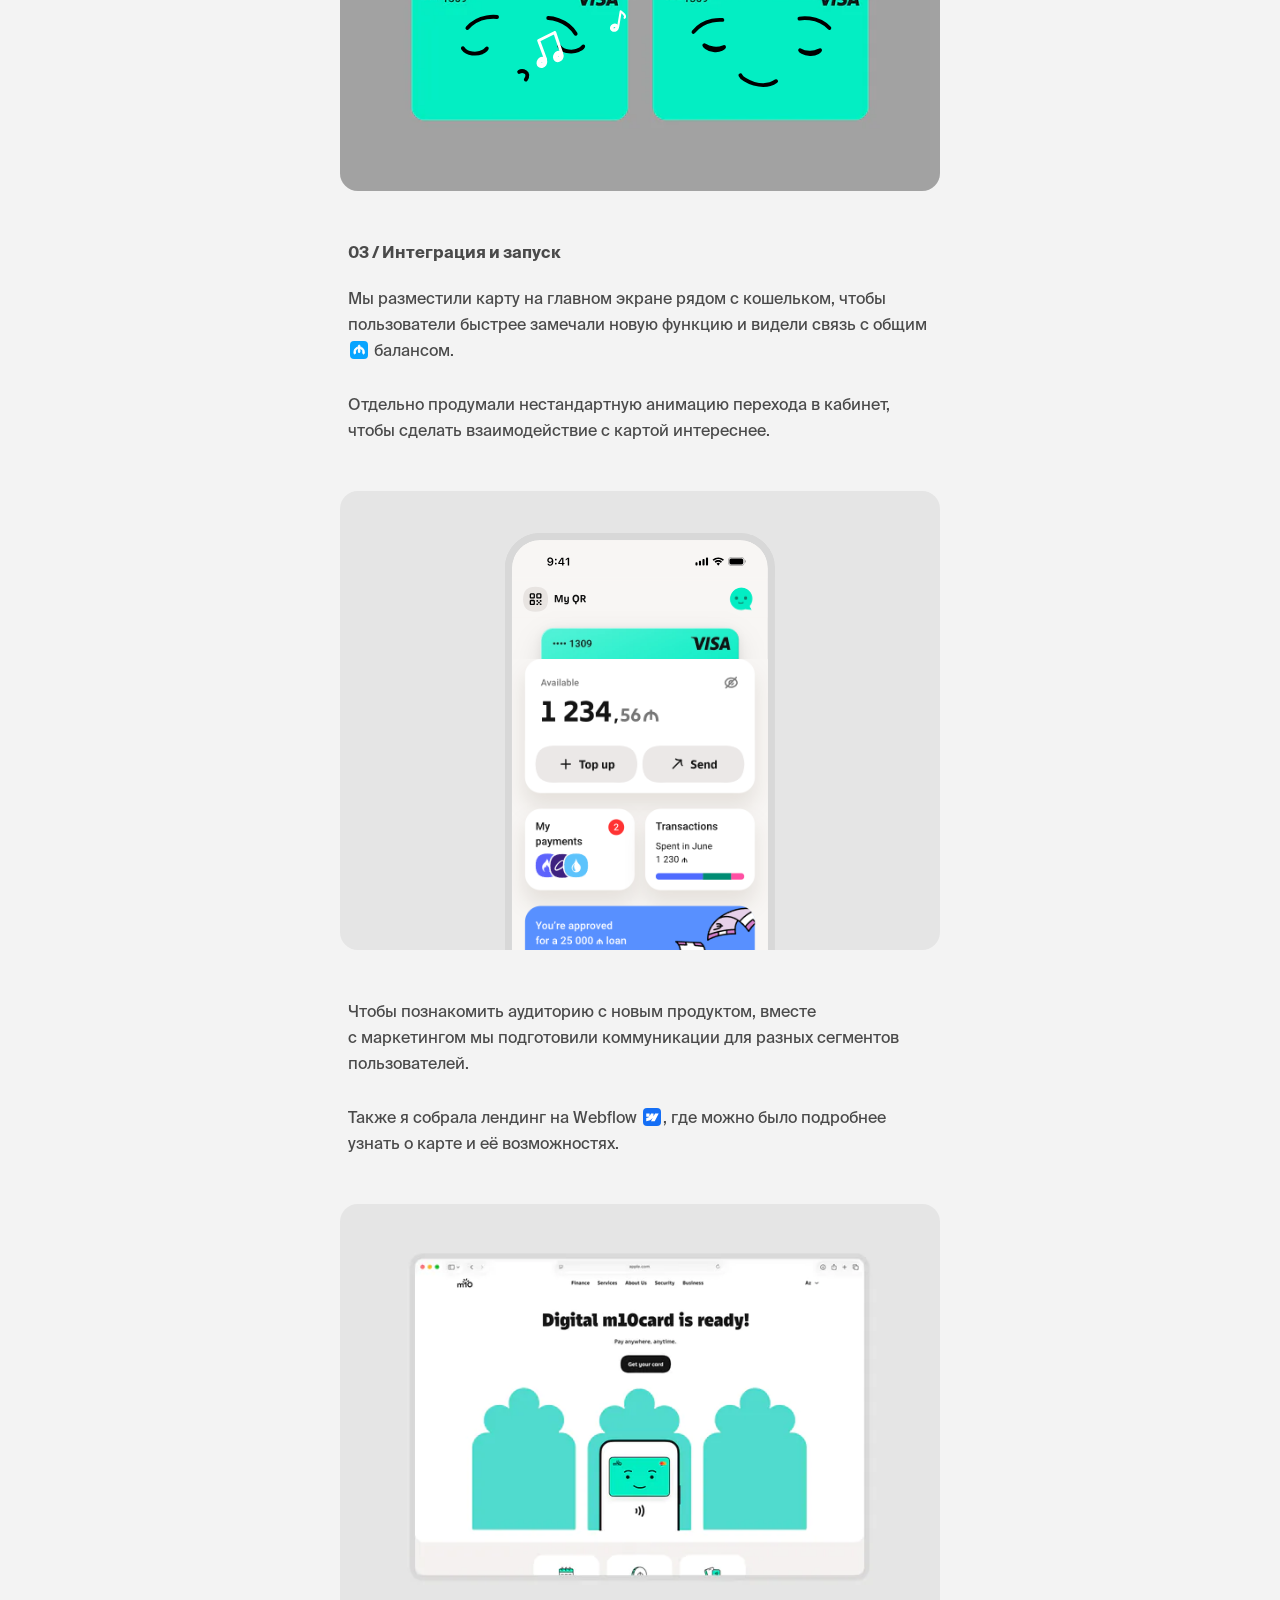
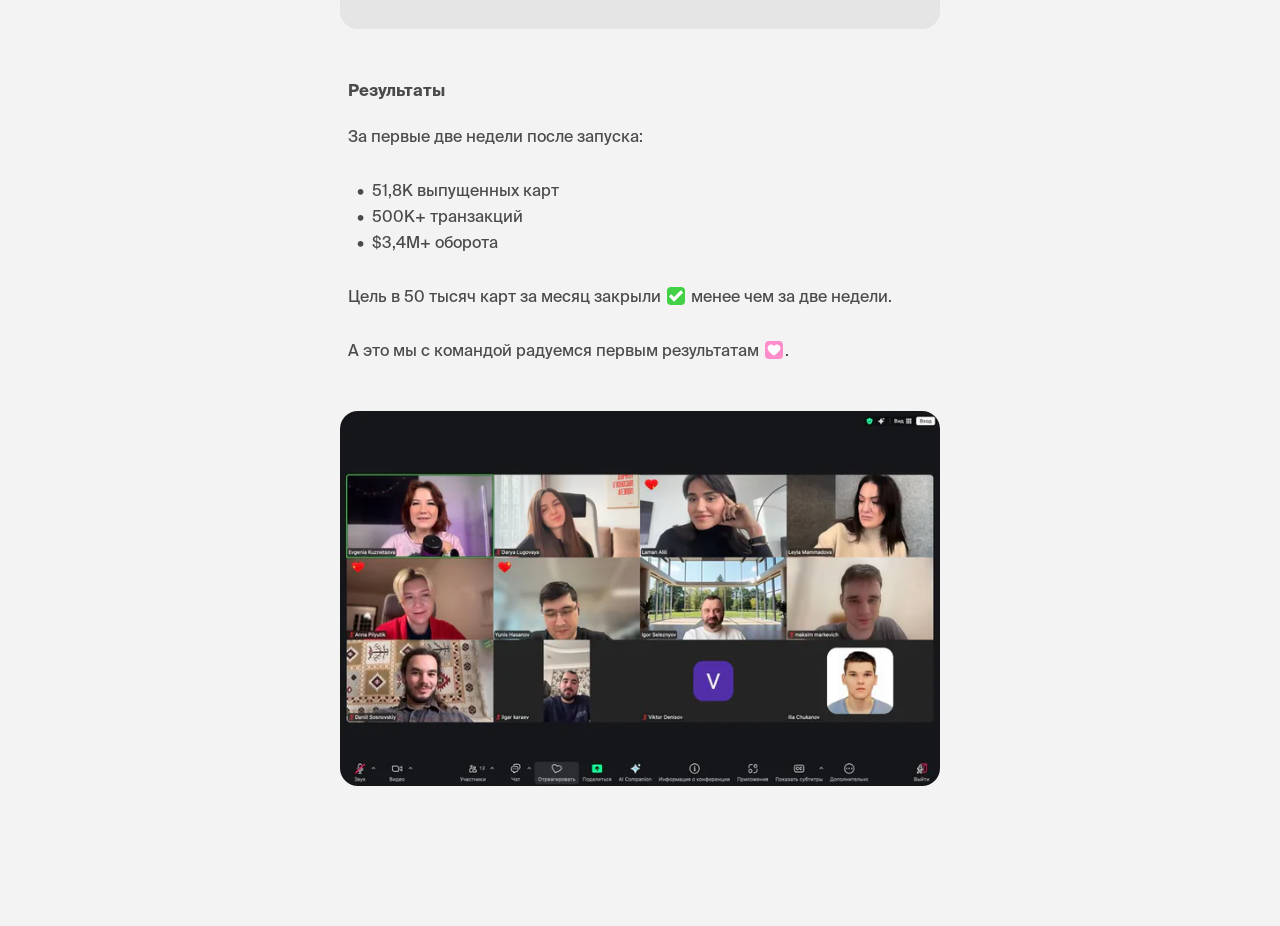
<file: cases/digital-card/index.html>
<!doctype html>
<html lang="ru">
<head>
  <meta charset="utf-8">
  <meta name="viewport" content="width=device-width, initial-scale=1, viewport-fit=cover">
  <title>Digital Card&nbsp;— Дарья Л.</title>
  <meta name="description" content="Как мы запустили первую цифровую карту в m10: короткий выпуск за пару шагов, карта-персонаж с эмоциями и 51,8K карт за первые две недели.">
  <link rel="canonical" href="https://lugovayadarya.ru/cases/digital-card/">
  <link rel="alternate" hreflang="ru" href="https://lugovayadarya.ru/cases/digital-card/">
  <link rel="alternate" hreflang="en" href="https://lugovayadarya.ru/en/cases/digital-card/">
  <link rel="alternate" hreflang="x-default" href="https://lugovayadarya.ru/cases/digital-card/">
  <meta name="theme-color" content="#f3f3f3">
  <link rel="icon" href="../../favicon.svg" type="image/svg+xml">
  <link rel="icon" href="../../favicon.ico" sizes="48x48">
  <link rel="apple-touch-icon" href="../../apple-touch-icon.png">
  <meta property="og:type" content="article">
  <meta property="og:locale" content="ru_RU">
  <meta property="og:locale:alternate" content="en_US">
  <meta property="og:site_name" content="Дарья Л.">
  <meta property="og:title" content="Digital Card — кейс Дарьи Л.">
  <meta property="og:description" content="Как мы запустили первую цифровую карту в m10: короткий выпуск за пару шагов, карта-персонаж с эмоциями и 51,8K карт за первые две недели.">
  <meta property="og:url" content="https://lugovayadarya.ru/cases/digital-card/">
  <meta property="og:image" content="https://lugovayadarya.ru/og-image.png">
  <meta property="og:image:width" content="1200">
  <meta property="og:image:height" content="630">
  <meta property="og:image:alt" content="Дарья Л. — Product designer, 5+ years experience, B2C, fintech, crypto">
  <meta name="twitter:card" content="summary_large_image">
  <link rel="preload" href="../../media/fonts/suisse-intl-book.woff2" as="font" type="font/woff2" crossorigin>
  <link rel="preload" href="../../media/fonts/suisse-intl-medium.woff2" as="font" type="font/woff2" crossorigin>
  <link rel="preload" href="../../media/fonts/suisse-intl-bold.woff2" as="font" type="font/woff2" crossorigin>
  <link rel="stylesheet" href="../../styles/tokens.css?v=r31">
  <link rel="stylesheet" href="../../styles/base.css?v=r4">
  <link rel="stylesheet" href="../../styles/components.css?v=r32">
  <link rel="stylesheet" href="../../styles/case.css?v=r29">
  <link rel="stylesheet" href="../../styles/page-transitions.css?v=r9">
  <link rel="stylesheet" href="../../styles/link-roll.css?v=r4">
  <!-- Переходы между страницами: первый кадр — когда заголовок уже разобран (его строки собирает page-transition.js) -->
  <link rel="expect" href="#page-title" blocking="render">
  <script src="../../scripts/page-transition.js?v=r9" blocking="render"></script>
  <script src="../../scripts/link-roll.js?v=r4" defer></script>
  <script src="../../scripts/reading-progress.js?v=r4" defer></script>
  <script src="../../scripts/glass-backdrop.js?v=r4" defer></script>
  <script src="../../scripts/lottie-kit.js?v=r4" defer></script>
  <script src="../../scripts/app-flow.js?v=r14" defer></script>
  <script src="../../scripts/card-face.js?v=r4" defer></script>
  <script src="../../scripts/sheet-carousel.js?v=r4" defer></script>
</head>
<body>
  <!-- Кейс Digital Card. Figma: Card case 75:18834 (1440) / Card case mobile (380).
       Часть медиа — серые плейсхолдеры с пропорцией макета (картинок пока нет). -->

  <!-- Контролы: «Назад» слева, прогресс прочтения справа. Десктоп — fixed; мобайл — едут со страницей и прилипают в 16 px от верха -->
  <div class="case-controls">
  <a class="case-back glass-button" data-glass-adapt href="../../" data-vt-back aria-label="Назад, на&nbsp;главную">
    <img src="../../media/icons/chevron-left.svg" alt="" width="24" height="24">
  </a>
  <svg class="case-progress" data-glass-adapt viewBox="0 0 40 40" aria-hidden="true">
    <circle class="case-progress__track" cx="20" cy="20" r="16.5" />
    <circle class="case-progress__arc" cx="20" cy="20" r="16.5" pathLength="100" />
  </svg>
  </div>

  <header class="case-head">
    <div class="case-meta grid t-caption">
      <span class="case-meta__crumb">/</span>
      <span class="case-meta__time">5&nbsp;mins</span>
      <span class="case-meta__year">2026</span>
    </div>
  </header>

  <main class="case-page grid page-end-space">
    <article class="case-body">
      <h1 class="case-title t-heading" id="page-title" data-reveal-lines>Запуск первой<br><span lang="en">Digital Card</span> в&nbsp;m10</h1>

      <p class="case-intro">m10&nbsp;— азербайджанский e&#8209;wallet с&nbsp;700K&nbsp;MAU. В&nbsp;приложении можно переводить деньги, оплачивать услуги и&nbsp;покупки <span class="nowrap">по&nbsp;<img class="text-icon" src="../../media/text-icons/icon_qr.svg" alt="" width="18" height="18"> QR&#8209;коду.</span> Но&nbsp;возможности оплаты ограничены: воспользоваться кошельком без интернета или&nbsp;за&nbsp;границей не&nbsp;получится, в&nbsp;магазинах оплата работает только у&nbsp;партнёров, а&nbsp;покупки онлайн недоступны.</p>

      <h2 class="case-h">Задача</h2>
      <p>Спроектировать и&nbsp;запустить первую цифровую карту <span class="nowrap"><img class="text-icon" src="../../media/text-icons/icon_m10.svg" alt="" width="18" height="18"> m10,</span> чтобы снять эти ограничения и&nbsp;дать пользователям больше свободы в&nbsp;оплате.</p>
      <!-- Медиа 1: мокап телефона, на карте — «живое» лицо (Lottie, scripts/card-face.js).
           random ↔ stare-blink: случайная из пула (без повторов, пока не пройдут все) чередуется с морганием.
           Пул (data-face-pool) — решение пользователя, список можно менять. Не в пуле: kiss-air (рывок на стыке), look-around,
           sleep (вся спит), wake-up (начинается спящей). kiss-air кончается не в нейтральной позе — на стыке
           со stare-blink лицо смещается вниз на ~3 px и меняются брови.
           Телефон — по высоте рамки, лицо — на карте мокапа в % мокапа. Без JS — просто мокап. -->
      <div class="case-media case-media--device" style="--media-h: 520" role="img" aria-label="Экран карты в&nbsp;приложении m10: на&nbsp;карте&nbsp;— живое лицо">
        <div class="case-media__device">
          <img src="../../media/optimized/card-case/card-cabinet-stroke-1x.webp"
               srcset="../../media/optimized/card-case/card-cabinet-stroke-1x.webp 1x, ../../media/optimized/card-case/card-cabinet-stroke-2x.webp 2x"
               width="320" height="673" alt="" decoding="async" fetchpriority="high">
          <div class="card-face" aria-hidden="true"
               data-card-face="random stare-blink"
               data-face-pool="music money-eyes heart-eyes drinking kiss-pucker laugh-giggle laugh-big wink"
               data-face-src="../../media/optimized/card-animations/"
               data-face-rect="15.97 21.84 68.06 20.77"
               data-face-radius="6.12% / 9.53%"></div>
        </div>
      </div>

      <h2 class="case-h">Моя роль</h2>
      <p>Я&nbsp;проектировала ключевые пользовательские сценарии&nbsp;— от&nbsp;получения карты до&nbsp;управления ей в&nbsp;приложении. Вместе с&nbsp;UX&#8209;исследователем тестировала первые решения, работала с&nbsp;креативной командой над&nbsp;визуальной концепцией и&nbsp;участвовала в&nbsp;подготовке запуска.</p>
      <ul class="case-tags" aria-label="Теги">
        <li class="label">UX/UI</li>
        <li class="label">0&nbsp;→&nbsp;1</li>
        <li class="label">UX Research</li>
        <li class="label">Emotional design</li>
      </ul>

      <h2 class="case-h">01&nbsp;/ Проектирование и&nbsp;исследования</h2>
      <p>На&nbsp;старте мы&nbsp;определили функциональность первой версии и&nbsp;требования к&nbsp;безопасности. Поскольку карта выпускалась только в&nbsp;цифровом формате и&nbsp;была привязана к&nbsp;существующему кошельку, нам не&nbsp;требовались отдельные анкеты, оформление доставки или&nbsp;посещение банка.</p>
      <p>Это позволило свести выпуск к&nbsp;нескольким шагам, чтобы пользователь мог <span class="nowrap">быстро <img class="text-icon" src="../../media/text-icons/icon_lightning.svg" alt="" width="18" height="18"></span> получить карту и&nbsp;сразу начать ей пользоваться.</p>
      <picture class="case-media">
        <source media="(max-width: 479px)" srcset="../../media/optimized/card-case/mobile/issue-flow-steps-1x.webp 1x, ../../media/optimized/card-case/mobile/issue-flow-steps-2x.webp 2x" width="390" height="461">
        <img src="../../media/optimized/card-case/issue-flow-steps-1x.webp" srcset="../../media/optimized/card-case/issue-flow-steps-1x.webp 1x, ../../media/optimized/card-case/issue-flow-steps-2x.webp 2x" width="680" height="200" alt="Схема выпуска карты: Активация → PIN → Готово, 2&nbsp;мин" loading="lazy" decoding="async">
      </picture>

      <p>Я&nbsp;изучила решения других финансовых <span class="nowrap">приложений <img class="text-icon" src="../../media/text-icons/icon_search.svg" alt="" width="18" height="18"></span> и&nbsp;собрала первый прототип активации и&nbsp;кабинета управления картой.</p>
      <picture class="case-media">
        <source media="(max-width: 479px)" srcset="../../media/optimized/card-case/mobile/prototype-flows-1x.webp 1x, ../../media/optimized/card-case/mobile/prototype-flows-2x.webp 2x" width="390" height="256">
        <img src="../../media/optimized/card-case/prototype-flows-1x.webp" srcset="../../media/optimized/card-case/prototype-flows-1x.webp 1x, ../../media/optimized/card-case/prototype-flows-2x.webp 2x" width="680" height="336" alt="Прототип в&nbsp;Figma: сценарии от&nbsp;неактивной карты и&nbsp;добавления в&nbsp;кошелёк до&nbsp;управления картой" loading="lazy" decoding="async">
      </picture>

      <p>Вместе с&nbsp;UX&#8209;исследователем мы&nbsp;протестировали флоу на&nbsp;пользователях и&nbsp;обнаружили несколько проблем…</p>
      <p>Люди не&nbsp;до&nbsp;конца понимали ценность цифровой карты: не&nbsp;знали, где ей можно <span class="nowrap">платить <img class="text-icon" src="../../media/text-icons/icon_question.svg" alt="" width="18" height="18"></span> и&nbsp;какие новые возможности она открывает. Также возникали вопросы о&nbsp;том, как работает общий баланс с&nbsp;кошельком и&nbsp;насколько <span class="nowrap">безопасно <img class="text-icon" src="../../media/text-icons/icon_shield.svg" alt="" width="18" height="18"></span> ей пользоваться.</p>
      <picture class="case-media">
        <source media="(max-width: 479px)" srcset="../../media/optimized/card-case/mobile/activation-user-reaction-1x.webp 1x, ../../media/optimized/card-case/mobile/activation-user-reaction-2x.webp 2x" width="390" height="382">
        <img src="../../media/optimized/card-case/activation-user-reaction-1x.webp" srcset="../../media/optimized/card-case/activation-user-reaction-1x.webp 1x, ../../media/optimized/card-case/activation-user-reaction-2x.webp 2x" width="680" height="520" alt="Первый экран активации «Activate your free digital card» и&nbsp;реакция пользователя на&nbsp;тесте: «Можно, а&nbsp;зачем?»" loading="lazy" decoding="async">
      </picture>

      <p>По&nbsp;итогам тестирования мы&nbsp;вынесли основные преимущества на&nbsp;экран активации.</p>
      <!-- Медиа 5: прототип активации карты (scripts/app-flow.js, стили — .app-flow в components.css, место — case.css).
           Сценарий по кругу ≈ 18.6 с: спящая карта → нажатие «Wake up the card» → «The card is waking up…» (звёздочки)
           → Create a PIN (набор) → Re-enter (набор) → Card activated! (карта просыпается и оглядывается) → телефон уезжает вниз, сверху въезжает тот же на первом экране.
           Переходы — как в iOS (push с параллаксом, cross dissolve), без теней, тайминги — токены --motion-*-flow-* (tokens.css).
           Экраны — SVG 390×844 (media/optimized/card-case/card-activation/), координаты живых частей — в pt экрана.
           Без JS и в reduced motion — первый экран статично. Подробно — docs/images.md. -->
      <div class="case-media case-media--flow" style="--media-h: 520; --media-h-mobile: 674.6" role="img" aria-label="Новый экран активации карты: спящая карта, нажатие «Wake up the card», создание PIN&#8209;кода и&nbsp;проснувшаяся карта">
        <div class="app-flow" data-app-flow aria-hidden="true" data-flow-lottie-src="../../media/optimized/">
          <div class="app-flow__phone">
            <div class="app-flow__display">
              <div class="app-flow__screen" data-flow-screen="wake-up">
                <img class="app-flow__ui" src="../../media/optimized/card-case/card-activation/screen-wake-up.svg" width="390" height="844" alt="" loading="lazy" decoding="async">
                <div class="app-flow__lottie" data-flow-lottie="card-animations/sleep" data-flow-start="appear" style="--x: 55; --y: 126; --w: 280; --h: 180; --r: 17"></div>
                <div class="app-flow__press app-flow__press--light" data-flow-target="wake" style="--x: 20; --y: 721; --w: 350; --h: 56; --r: 28"></div>
              </div>
              <div class="app-flow__screen" data-flow-screen="waking-up" hidden>
                <img class="app-flow__ui" src="../../media/optimized/card-case/card-activation/screen-waking-up.svg" width="390" height="844" alt="" loading="lazy" decoding="async">
                <div class="app-flow__lottie" data-flow-lottie="card-case/card-activation/loader-stars" data-flow-start="appear" style="--x: 165; --y: 365; --w: 60; --h: 60"></div>
              </div>
              <div class="app-flow__screen" data-flow-screen="create-pin" hidden>
                <img class="app-flow__ui" src="../../media/optimized/card-case/card-activation/screen-create-pin.svg" width="390" height="844" alt="" loading="lazy" decoding="async">
                <div data-flow-keypad="59 431 100 88 72"></div>
                <div data-flow-dots="create" data-flow-geom="153 281.5 28 8 4"></div>
              </div>
              <div class="app-flow__screen" data-flow-screen="reenter-pin" hidden>
                <img class="app-flow__ui" src="../../media/optimized/card-case/card-activation/screen-reenter-pin.svg" width="390" height="844" alt="" loading="lazy" decoding="async">
                <div data-flow-keypad="59 431 100 88 72"></div>
                <div data-flow-dots="confirm" data-flow-geom="153 301.5 28 8 4"></div>
              </div>
              <div class="app-flow__screen" data-flow-screen="card-activated" hidden>
                <img class="app-flow__ui" src="../../media/optimized/card-case/card-activation/screen-card-activated.svg" width="390" height="844" alt="" loading="lazy" decoding="async">
                <div class="app-flow__lottie" data-flow-lottie="card-animations/wake-up card-animations/look-around" data-flow-start="shown" style="--x: 55; --y: 328.5; --w: 280; --h: 180; --r: 17"></div>
              </div>
              <div class="app-flow__chrome">
                <img data-flow-chrome="status" src="../../media/optimized/card-case/card-activation/chrome.svg#status" width="390" height="54" alt="" loading="lazy" decoding="async" style="--x: 0; --y: 0; --w: 390; --h: 54">
                <img data-flow-chrome="close" src="../../media/optimized/card-case/card-activation/chrome.svg#close" width="32" height="32" alt="" loading="lazy" decoding="async" style="--x: 338; --y: 66; --w: 32; --h: 32">
                <img data-flow-chrome="back" src="../../media/optimized/card-case/card-activation/chrome.svg#back" width="24" height="20" alt="" loading="lazy" decoding="async" style="--x: 16; --y: 72; --w: 24; --h: 20" hidden>
                <img data-flow-chrome="home" src="../../media/optimized/card-case/card-activation/chrome.svg#home" width="150" height="15" alt="" loading="lazy" decoding="async" style="--x: 120; --y: 826; --w: 150; --h: 15">
              </div>
            </div>
          </div>
          <script type="application/json" data-flow-script>
            {
              "start": "wake-up",
              "chrome": { "status": true, "home": true, "close": true, "back": false },
              "steps": [
                { "wait": "--motion-flow-intro" },
                { "tap": "wake" },
                { "go": "waking-up", "via": "dissolve", "chrome": { "close": false } },
                { "wait": "--motion-flow-loading" },
                { "go": "create-pin", "via": "push", "chrome": { "back": true } },
                { "wait": "--motion-flow-beat" },
                { "type": "2580", "dots": "create" },
                { "wait": "--motion-flow-confirm" },
                { "go": "reenter-pin", "via": "push" },
                { "wait": "--motion-flow-beat" },
                { "type": "2580", "dots": "confirm" },
                { "wait": "--motion-flow-confirm" },
                { "go": "card-activated", "via": "push" },
                { "wait": "--motion-flow-finale", "after": "lottie" },
                { "swap": true }
              ]
            }
          </script>
        </div>
      </div>

      <p>И&nbsp;добавили отдельный in&#8209;app landing с&nbsp;подробной информацией о&nbsp;карте.<br>Так удалось сохранить короткий сценарий выпуска и&nbsp;дать больше информации тем, кому она нужна.</p>
      <!-- MVP (2026-10-26): картинка Card security скрыта, не удалена — вернёмся позже -->
      <picture class="case-media" hidden data-mvp-hidden>
        <source media="(max-width: 479px)" srcset="../../media/optimized/card-case/mobile/card-security-screen-1x.webp 1x, ../../media/optimized/card-case/mobile/card-security-screen-2x.webp 2x" width="390" height="756">
        <img src="../../media/optimized/card-case/card-security-screen-1x.webp" srcset="../../media/optimized/card-case/card-security-screen-1x.webp 1x, ../../media/optimized/card-case/card-security-screen-2x.webp 2x" width="680" height="520" alt="Экран Card security: защита Visa, SMS&#8209;подтверждение операций, PIN&#8209;код и&nbsp;блокировка карты в&nbsp;любой момент" loading="lazy" decoding="async">
      </picture>

      <!-- Медиа 7: карусель шторок «возможности карты» (scripts/sheet-carousel.js). Каждая шторка доигрывает
           свою Lottie-иллюстрацию до конца, уезжает вправо, следующая въезжает слева; по кругу:
           Shop online → Pay without internet → Shop abroad. Иллюстрация 280×280 в шторке 390×545 (pt):
           x 55, y 40 → data-sheet-art в % шторки. Рамка до 479 px — 348×451 (мобильный эталон). Цвет квадрата (--sheet-art-bg) — как в JSON, виден до загрузки
           плеера и без JS. Без JS и в reduced motion — первая шторка статично. -->
      <div class="case-media case-media--sheets" style="--media-h: 520; --media-h-mobile: 451" role="img" aria-label="Шторки о&nbsp;возможностях карты: Shop online, Pay without internet, Shop abroad">
        <div class="sheet-carousel" data-sheet-carousel
             data-sheet-src="../../media/optimized/card-case/bottom-sheet/"
             data-sheet-art="14.103 7.339 71.795 51.376">
          <div class="sheet-carousel__slide" data-sheet-lottie="lottie-shop-online" style="--sheet-art-bg: #ffb45c">
            <img src="../../media/optimized/card-case/bottom-sheet/sheet-shop-online-1x.webp"
                 srcset="../../media/optimized/card-case/bottom-sheet/sheet-shop-online-1x.webp 1x, ../../media/optimized/card-case/bottom-sheet/sheet-shop-online-2x.webp 2x"
                 width="280" height="391" alt="" loading="lazy" decoding="async">
            <div class="sheet-carousel__art"></div>
          </div>
          <div class="sheet-carousel__slide" data-sheet-lottie="lottie-pay-offline" style="--sheet-art-bg: #c4a8f0" hidden>
            <img src="../../media/optimized/card-case/bottom-sheet/sheet-pay-offline-1x.webp"
                 srcset="../../media/optimized/card-case/bottom-sheet/sheet-pay-offline-1x.webp 1x, ../../media/optimized/card-case/bottom-sheet/sheet-pay-offline-2x.webp 2x"
                 width="280" height="391" alt="" loading="lazy" decoding="async">
            <div class="sheet-carousel__art"></div>
          </div>
          <div class="sheet-carousel__slide" data-sheet-lottie="lottie-shop-abroad" style="--sheet-art-bg: #74beff" hidden>
            <img src="../../media/optimized/card-case/bottom-sheet/sheet-shop-abroad-1x.webp"
                 srcset="../../media/optimized/card-case/bottom-sheet/sheet-shop-abroad-1x.webp 1x, ../../media/optimized/card-case/bottom-sheet/sheet-shop-abroad-2x.webp 2x"
                 width="280" height="391" alt="" loading="lazy" decoding="async">
            <div class="sheet-carousel__art"></div>
          </div>
        </div>
      </div>

      <h2 class="case-h">02&nbsp;/ Эмоциональный дизайн</h2>
      <p>Параллельно с&nbsp;проектированием мы&nbsp;вместе с&nbsp;креативной командой искали визуальную концепцию карты. Хотелось добавить продукту индивидуальности и&nbsp;сделать взаимодействие с&nbsp;ним более <span class="nowrap"><img class="text-icon" src="../../media/text-icons/icon_heart.svg" alt="" width="18" height="18"> эмоциональным.</span> Так появилась карта&#8209;персонаж с&nbsp;собственным набором эмоций и&nbsp;анимаций.</p>
      <p>Вместо привычного «Активировать карту» мы&nbsp;предложили её разбудить: до&nbsp;выпуска она <span class="nowrap">спит <img class="text-icon" src="../../media/text-icons/icon_moon.svg" alt="" width="18" height="18">,</span> в&nbsp;момент выпуска просыпается и&nbsp;периодически меняет выражения в&nbsp;кабинете.</p>
      <!-- Медиа «Эмоции карты»: картинка (схема «Animation save zone» + пустые карты) и Lottie-лица на картах
           (scripts/card-face.js). Правая нижняя карта всё время чередует flag ↔ look-around (стыки бесшовные:
           нейтральные кадры равны попиксельно); правая верхняя (money-eyes, кадр 48) и левая нижняя (music, кадр 76)
           стоят на выразительных кадрах — один отрисованный кадр, без rAF (data-face-play="hold"). До 479 px —
           мобильная картинка и одна карта с тем же чередованием. Reduced motion: flag на кадре 56, остальные — на своих.
           Решение пользователя (вариант 2 из previews/emotions-block). Карты — в % картинки (= рамки),
           композиция 281×180 на всю карту. Без JS — просто картинка. -->
      <div class="case-media case-media--faces" style="--media-h: 503; --media-h-mobile: 451" role="img" aria-label="Эмоции карты&#8209;персонажа: зона безопасной анимации и&nbsp;карты с&nbsp;живыми лицами">
        <picture>
          <source media="(max-width: 479px)" srcset="../../media/optimized/card-case/mobile/emotions-grid-1x.webp 1x, ../../media/optimized/card-case/mobile/emotions-grid-2x.webp 2x" width="390" height="505">
          <img src="../../media/optimized/card-case/emotions-grid-1x.webp" srcset="../../media/optimized/card-case/emotions-grid-1x.webp 1x, ../../media/optimized/card-case/emotions-grid-2x.webp 2x" width="680" height="503" alt="" loading="lazy" decoding="async">
        </picture>
        <div class="card-face card-face--desktop" aria-hidden="true" data-card-face="money-eyes" data-face-play="hold" data-face-hold="48"
             data-face-src="../../media/optimized/card-animations/"
             data-face-rect="52.119 15.905 35.969 31.256" data-face-radius="6.34% / 9.86%"></div>
        <div class="card-face card-face--desktop" aria-hidden="true" data-card-face="music" data-face-play="hold" data-face-hold="76"
             data-face-src="../../media/optimized/card-animations/"
             data-face-rect="11.912 52.734 36.098 31.355" data-face-radius="6.34% / 9.86%"></div>
        <div class="card-face card-face--desktop" aria-hidden="true" data-card-face="flag look-around" data-face-play="loop" data-face-hold="flag:56"
             data-face-src="../../media/optimized/card-animations/"
             data-face-rect="52.119 52.783 35.969 31.250" data-face-radius="6.34% / 9.86%"></div>
        <div class="card-face card-face--mobile" aria-hidden="true" data-card-face="flag look-around" data-face-play="loop" data-face-hold="flag:56"
             data-face-src="../../media/optimized/card-animations/"
             data-face-rect="14.943 52.550 70.285 34.860" data-face-radius="6.34% / 9.86%"></div>
      </div>

      <h2 class="case-h">03&nbsp;/ Интеграция и&nbsp;запуск</h2>
      <p>Мы разместили карту на&nbsp;главном экране рядом с&nbsp;кошельком, чтобы пользователи быстрее замечали новую функцию и&nbsp;видели связь с&nbsp;общим <span class="nowrap"><img class="text-icon" src="../../media/text-icons/icon_azn.svg" alt="" width="18" height="18"> балансом.</span></p>
      <p>Отдельно продумали нестандартную анимацию перехода в&nbsp;кабинет, чтобы сделать взаимодействие с&nbsp;картой интереснее.</p>
      <!-- Слои «карта» и «шторка» — растр 2x/3x (отрисован из SVG в браузере): SVG в движущемся слое Safari на iPhone растрирует мыльно.
      Медиа: открытие кабинета карты (scripts/app-flow.js, стили — .app-flow--cabinet в components.css, место — case.css).
           Круг ≈ 9.25 с: главный экран → нажатие на карту → шторка контента уезжает вниз, карта синхронно переезжает
           на место в кабинете, шапка «My QR» растворяется в баланс и крестик; на карте сразу играет эмоция (random из пула
           ↔ stare-blink, как в медиа 1) → через 5 с нажатие на крестик → шторка и карта синхронно возвращаются,
           лицо в покое → главный экран. Место в рамке — как у медиа 1 (и на мобайле: телефон крупно, низ обрезан).
           Переходы — без теней и затемнений, только transform/opacity, тайминги — токены --motion-*-flow-sheet-*,
           --motion-*-flow-cabinet-* (tokens.css). Слои — SVG из Figma
           (media/optimized/card-case/card-cabinet-open/), координаты — в pt телефона 306×644.
           Без JS — главный экран статично; reduced motion — открытый кабинет, нейтральное лицо. Подробно — docs/images.md. -->
      <div class="case-media case-media--cabinet" style="--media-h: 520" role="img" aria-label="Открытие кабинета карты: нажатие на&nbsp;карту на&nbsp;главном экране, шторка с&nbsp;балансом уезжает вниз, карта с&nbsp;живым лицом&nbsp;— в&nbsp;кабинете">
        <div class="app-flow app-flow--cabinet" data-app-flow aria-hidden="true" data-flow-lottie-src="../../media/optimized/">
          <div class="app-flow__phone">
            <div class="app-flow__display">
              <div class="app-flow__screen" data-flow-screen="home">
                <img class="app-flow__ui" src="../../media/optimized/card-case/card-cabinet-open/screen-home.svg" width="306" height="644" alt="" loading="lazy" decoding="async">
              </div>
              <div class="app-flow__screen" data-flow-screen="cabinet" hidden>
                <img class="app-flow__ui" src="../../media/optimized/card-case/card-cabinet-open/screen-cabinet.svg" width="306" height="644" alt="" loading="lazy" decoding="async">
                <div class="app-flow__press" data-flow-target="close" style="--x: 262.33; --y: 57; --w: 24; --h: 24; --r: 12"></div>
              </div>
              <div class="app-flow__stage">
                <div class="app-flow__layer" data-flow-layer="card" data-flow-pose-cabinet="translateY(20.82%) scale(0.934)" style="--x: 9.5; --y: 88.8; --w: 287; --h: 208; --origin: 50% 9.2%">
                  <img src="../../media/optimized/card-case/card-cabinet-open/card-2x.webp" srcset="../../media/optimized/card-case/card-cabinet-open/card-2x.webp 2x, ../../media/optimized/card-case/card-cabinet-open/card-3x.webp 3x" width="287" height="208" alt="" loading="lazy" decoding="async">
                  <div class="card-face" data-face-gate
                       data-card-face="random stare-blink"
                       data-face-pool="music money-eyes heart-eyes drinking kiss-pucker laugh-giggle laugh-big wink"
                       data-face-src="../../media/optimized/card-animations/"
                       data-face-rect="11.11 9.2 77.78 68.99"
                       data-face-radius="6.07% / 9.44%"></div>
                  <div class="app-flow__press" data-flow-target="card" style="--x: 31.89; --y: 19.13; --w: 223.22; --h: 143.5; --r: 13.55"></div>
                </div>
                <div class="app-flow__layer" data-flow-layer="sheet" data-flow-pose-cabinet="translateY(105%)" style="--x: 8; --y: 143; --w: 290; --h: 505">
                  <img src="../../media/optimized/card-case/card-cabinet-open/home-content-sheet-2x.webp" srcset="../../media/optimized/card-case/card-cabinet-open/home-content-sheet-2x.webp 2x, ../../media/optimized/card-case/card-cabinet-open/home-content-sheet-3x.webp 3x" width="290" height="505" alt="" loading="lazy" decoding="async">
                </div>
              </div>
              <div class="app-flow__chrome">
                <img class="app-flow__status" data-flow-chrome="status" src="../../media/optimized/card-case/card-cabinet-open/screen-home.svg" width="306" height="644" alt="" loading="lazy" decoding="async" style="--x: 0; --y: 0; --w: 306; --h: 644">
                <img data-flow-chrome="home" src="../../media/optimized/card-case/card-cabinet-open/home-indicator.svg" width="290" height="16" alt="" loading="lazy" decoding="async" style="--x: 8; --y: 620.1; --w: 290; --h: 16">
              </div>
            </div>
          </div>
          <script type="application/json" data-flow-script>
            {
              "start": "home",
              "reduced": "cabinet",
              "chrome": { "status": true, "home": true },
              "steps": [
                { "wait": "--motion-flow-cabinet-intro" },
                { "tap": "card" },
                { "face": "on" },
                { "go": "cabinet", "via": "sheet", "timing": {
                  "screen": ["--motion-duration-flow-cabinet-fade", "--motion-ease-flow-dissolve"],
                  "sheet": ["--motion-duration-flow-sheet-open", "--motion-ease-flow-sheet-open"],
                  "card": ["--motion-duration-flow-sheet-open", "--motion-ease-flow-sheet-open"] } },
                { "wait": "--motion-flow-cabinet-hold" },
                { "tap": "close" },
                { "go": "home", "via": "sheet", "timing": {
                  "screen": ["--motion-duration-flow-cabinet-fade", "--motion-ease-flow-dissolve"],
                  "sheet": ["--motion-duration-flow-sheet-close", "--motion-ease-flow-sheet-close"],
                  "card": ["--motion-duration-flow-sheet-close", "--motion-ease-flow-sheet-close"] } },
                { "face": "off" },
                { "wait": "--motion-flow-cabinet-rest" }
              ]
            }
          </script>
        </div>
      </div>

      <p>Чтобы познакомить аудиторию с&nbsp;новым продуктом, вместе с&nbsp;маркетингом мы&nbsp;подготовили коммуникации для&nbsp;разных сегментов пользователей.</p>
      <p>Также я&nbsp;собрала лендинг <span class="nowrap">на&nbsp;Webflow <img class="text-icon" src="../../media/text-icons/icon_webflow.svg" alt="" width="18" height="18">,</span> где можно было подробнее узнать о&nbsp;карте и&nbsp;её возможностях.</p>
      <picture class="case-media">
        <source media="(max-width: 479px)" srcset="../../media/optimized/card-case/mobile/webflow-landing-1x.webp 1x, ../../media/optimized/card-case/mobile/webflow-landing-2x.webp 2x" width="390" height="382">
        <img src="../../media/optimized/card-case/webflow-landing-1x.webp" srcset="../../media/optimized/card-case/webflow-landing-1x.webp 1x, ../../media/optimized/card-case/webflow-landing-2x.webp 2x" width="680" height="482" alt="Лендинг Digital m10card на&nbsp;Webflow: «Digital m10card is&nbsp;ready!» и&nbsp;кнопка Get your card" loading="lazy" decoding="async">
      </picture>

      <h2 class="case-h">Результаты</h2>
      <p>За&nbsp;первые две недели после запуска:</p>
      <ul class="case-list">
        <li>51,8K выпущенных карт</li>
        <li>500K+ транзакций</li>
        <li>$3,4M+ оборота</li>
      </ul>
      <p>Цель в&nbsp;50&nbsp;тысяч карт за&nbsp;месяц <span class="nowrap">закрыли <img class="text-icon" src="../../media/text-icons/icon_check.svg" alt="" width="18" height="18"></span> менее чем за&nbsp;две недели.</p>
      <p>А&nbsp;это мы&nbsp;с&nbsp;командой радуемся первым <span class="nowrap">результатам <img class="text-icon" src="../../media/text-icons/icon_heart.svg" alt="" width="18" height="18">.</span></p>
      <picture class="case-media">
        <source media="(max-width: 479px)" srcset="../../media/optimized/card-case/mobile/team-call-1x.webp 1x, ../../media/optimized/card-case/mobile/team-call-2x.webp 2x" width="390" height="244">
        <img src="../../media/optimized/card-case/team-call-1x.webp" srcset="../../media/optimized/card-case/team-call-1x.webp 1x, ../../media/optimized/card-case/team-call-2x.webp 2x" width="680" height="425" alt="Команда на&nbsp;видеозвонке после запуска" loading="lazy" decoding="async">
      </picture>

      <!-- MVP (2026-10-26): блок «И ещё кое-что» (заморозка карты) скрыт, не удалён — кейс заканчивается фото команды. Вернёмся позже. -->
      <div hidden data-mvp-hidden>
      <h2 class="case-h">И&nbsp;ещё кое&#8209;что</h2>
      <p>В&nbsp;ходе исследования выяснилось, что пользователи воспринимают <span class="nowrap"><img class="text-icon" src="../../media/text-icons/icon_block.svg" alt="" width="18" height="18"> блокировку</span> карты как необратимое действие и&nbsp;боятся потерять доступ к&nbsp;деньгам.</p>
      <p>Я&nbsp;предложила пересмотреть сам подход: вместо блокировки использовать <span class="nowrap">заморозку <img class="text-icon" src="../../media/text-icons/icon_froze.svg" alt="" width="18" height="18">&nbsp;—</span> временное состояние, из&nbsp;которого карту можно вернуть в&nbsp;любой момент.</p>
      <p>В&nbsp;первый MVP решение не&nbsp;вошло, поэтому мы&nbsp;вернулись к&nbsp;нему после запуска: переработали тексты и&nbsp;подготовили отдельную анимацию. Концепцию поддержали на&nbsp;уровне экосистемы Bir и&nbsp;планируют использовать в&nbsp;других продуктах.</p>
      <div class="case-media" style="--media-h: 420" role="img" aria-label="Замороженная карта"></div>
      </div>

    </article>
  </main>

  <!-- Нижнее меню сайта (fixed). Figma: Card case 75:18834. CV пока без ссылки. -->
  <!-- MVP (2026-10-26): Playground, CV-текстом, пилюля Telegram с иконкой и кнопка «Ещё» скрыты атрибутом hidden (data-mvp-hidden), не удалены — вернёмся к ним позже. Меню на всех ширинах: «Кейсы · Telegram» + пилюля CV с иконкой «скачать». -->
  <nav class="site-menu" aria-label="Меню сайта">
    <ul class="site-menu__group glass-button" data-glass-adapt>
      <li><a class="site-menu__item" href="../../#cases">Кейсы</a></li>
      <li class="site-menu__desktop" hidden data-mvp-hidden><a class="site-menu__item">Playground</a></li>
      <li class="site-menu__desktop" hidden data-mvp-hidden><a class="site-menu__item" href="../../media/cv/darya-lugovaya-cv-ru.pdf" target="_blank" rel="noopener noreferrer">CV</a></li>
      <li><a class="site-menu__item" href="https://t.me/lugovayadarya" target="_blank" rel="noopener noreferrer">Telegram</a></li>
    </ul>
    <a hidden data-mvp-hidden class="site-menu__group site-menu__group--pill site-menu__item site-menu__desktop glass-button" data-glass-adapt href="https://t.me/lugovayadarya" target="_blank" rel="noopener noreferrer">
      <img src="../../media/icons/24_icon_telegram_stroke.svg" alt="" width="20" height="20">Telegram
    </a>
    <a class="site-menu__group site-menu__group--pill site-menu__item site-menu__cv-pill glass-button" data-glass-adapt href="../../media/cv/darya-lugovaya-cv-ru.pdf" target="_blank" rel="noopener noreferrer">
      <img src="../../media/icons/20_icon_download_stroke.svg" alt="" width="20" height="20">CV
    </a>
    <button hidden data-mvp-hidden class="site-menu__more site-menu__mobile glass-button" data-glass-adapt type="button" aria-label="Ещё">
      <img src="../../media/icons/24_hamburger_icon.svg" alt="" width="24" height="24">
    </button>
  </nav>
</body>
</html>
</file>
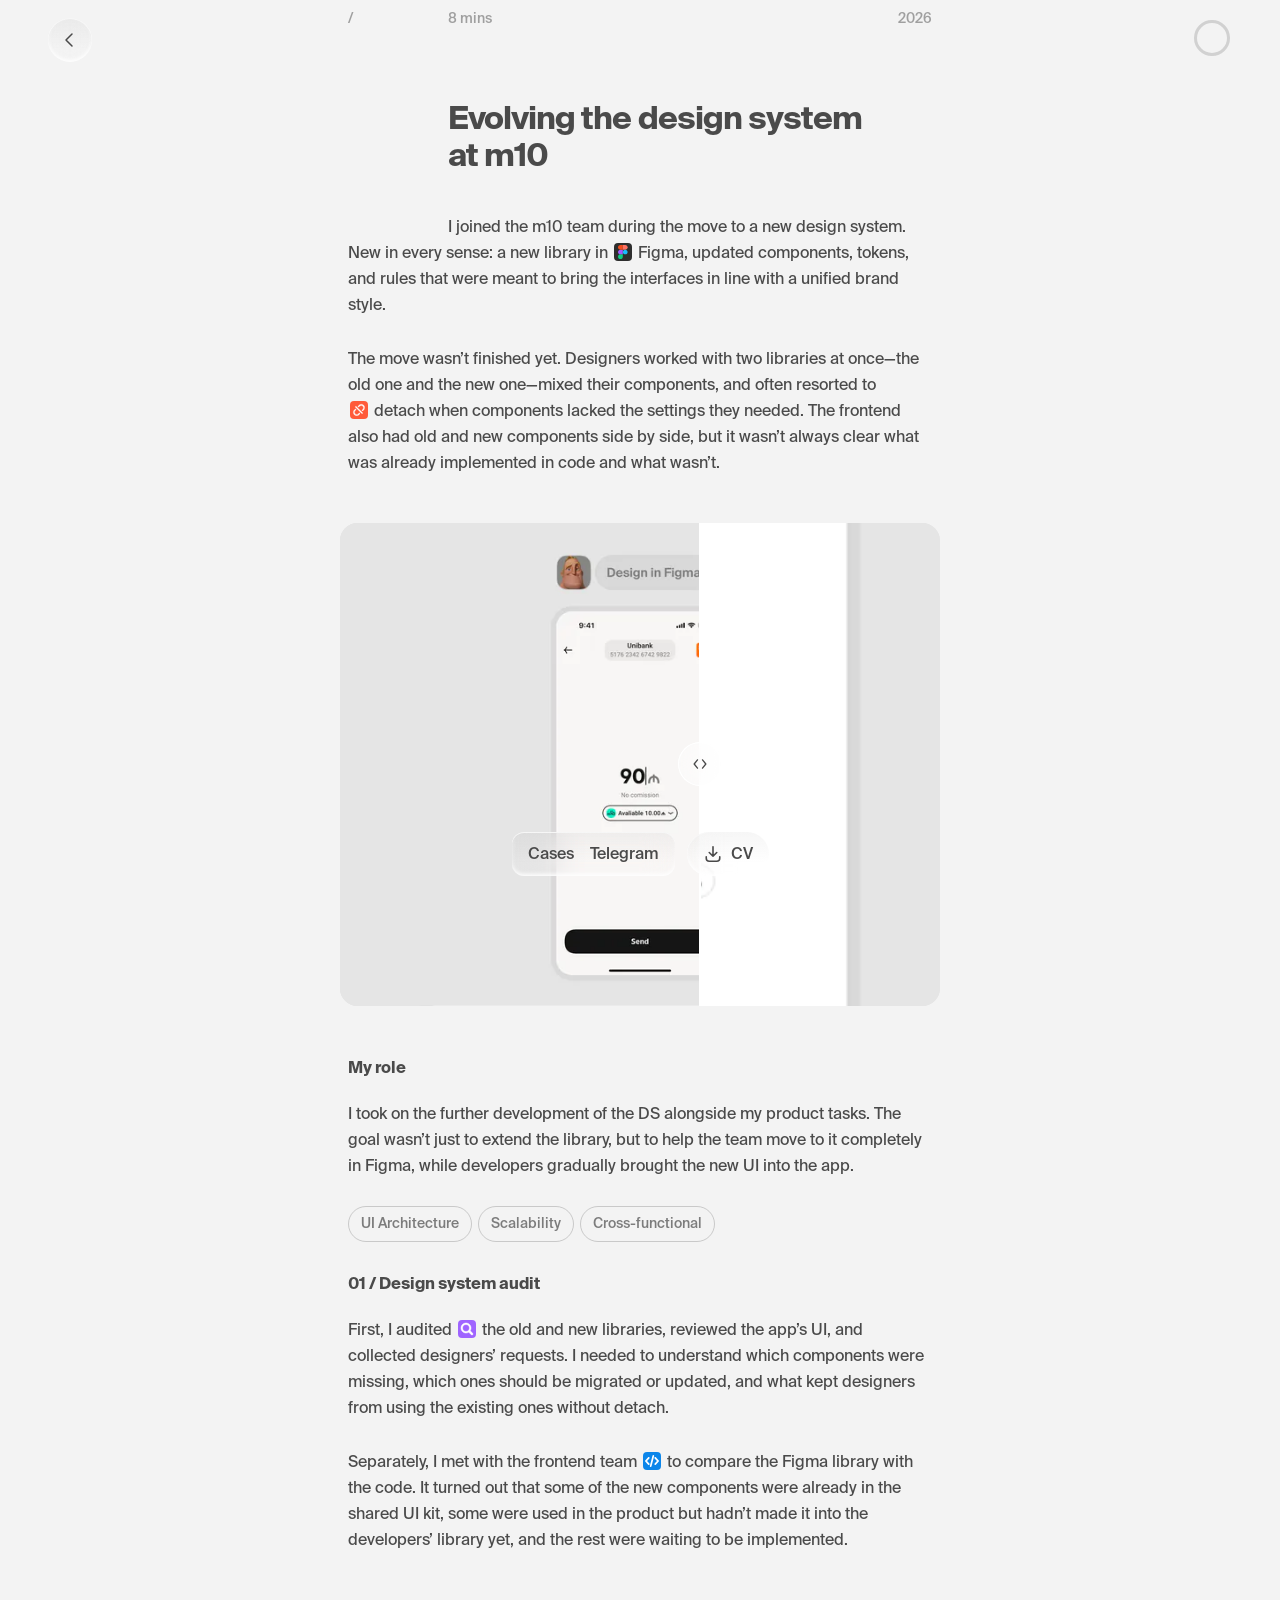
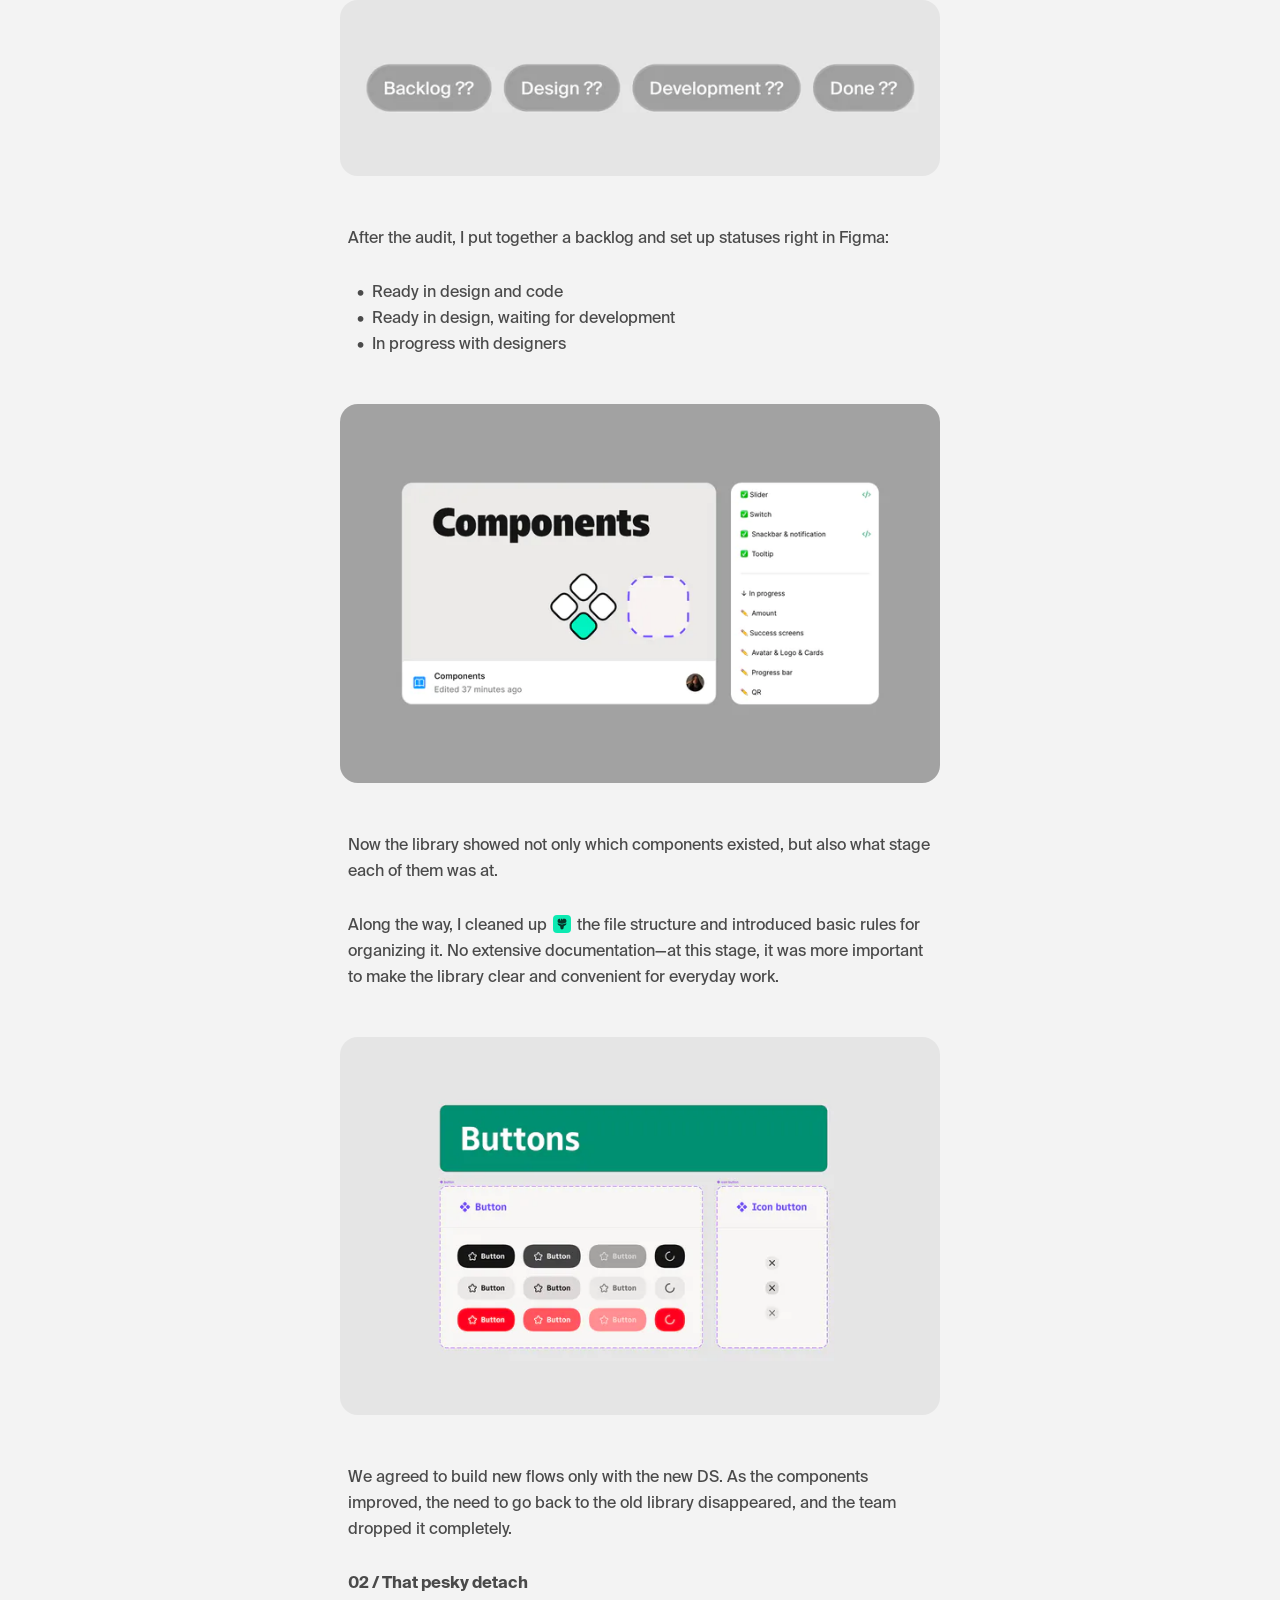
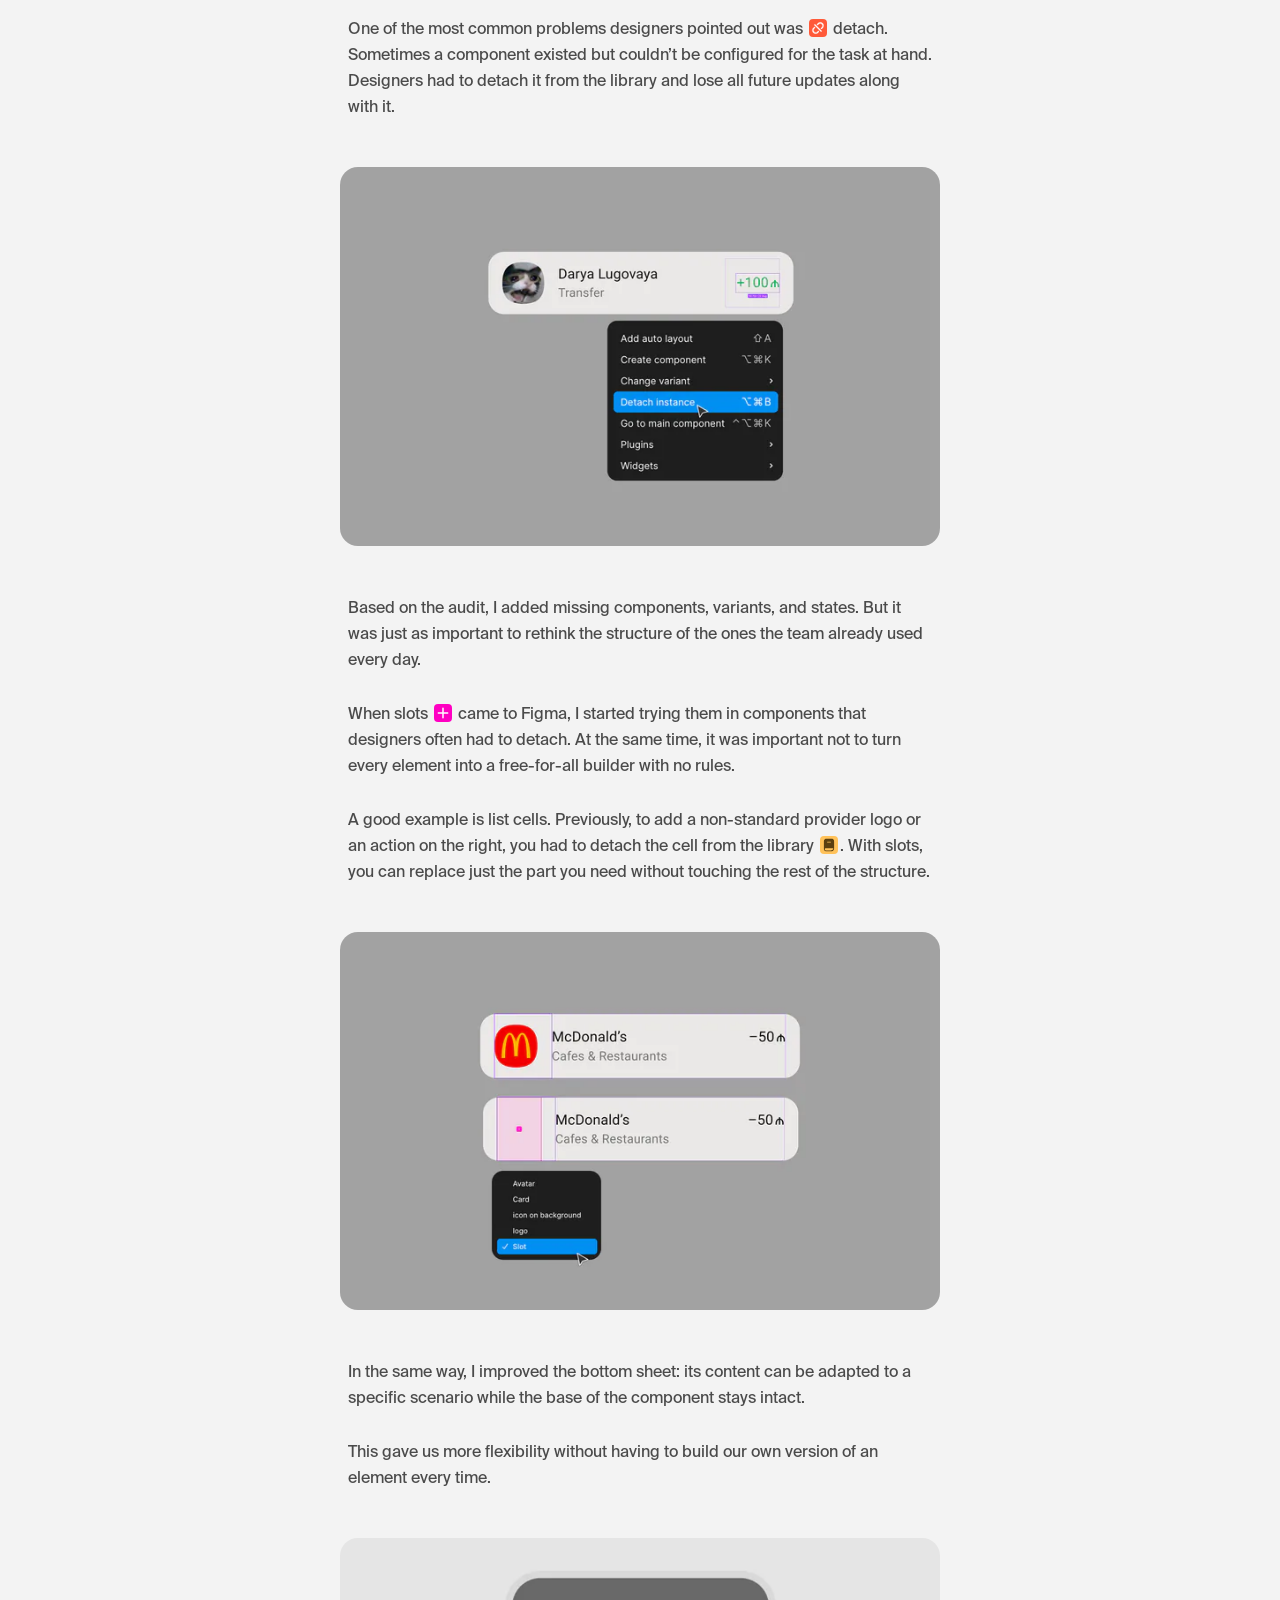
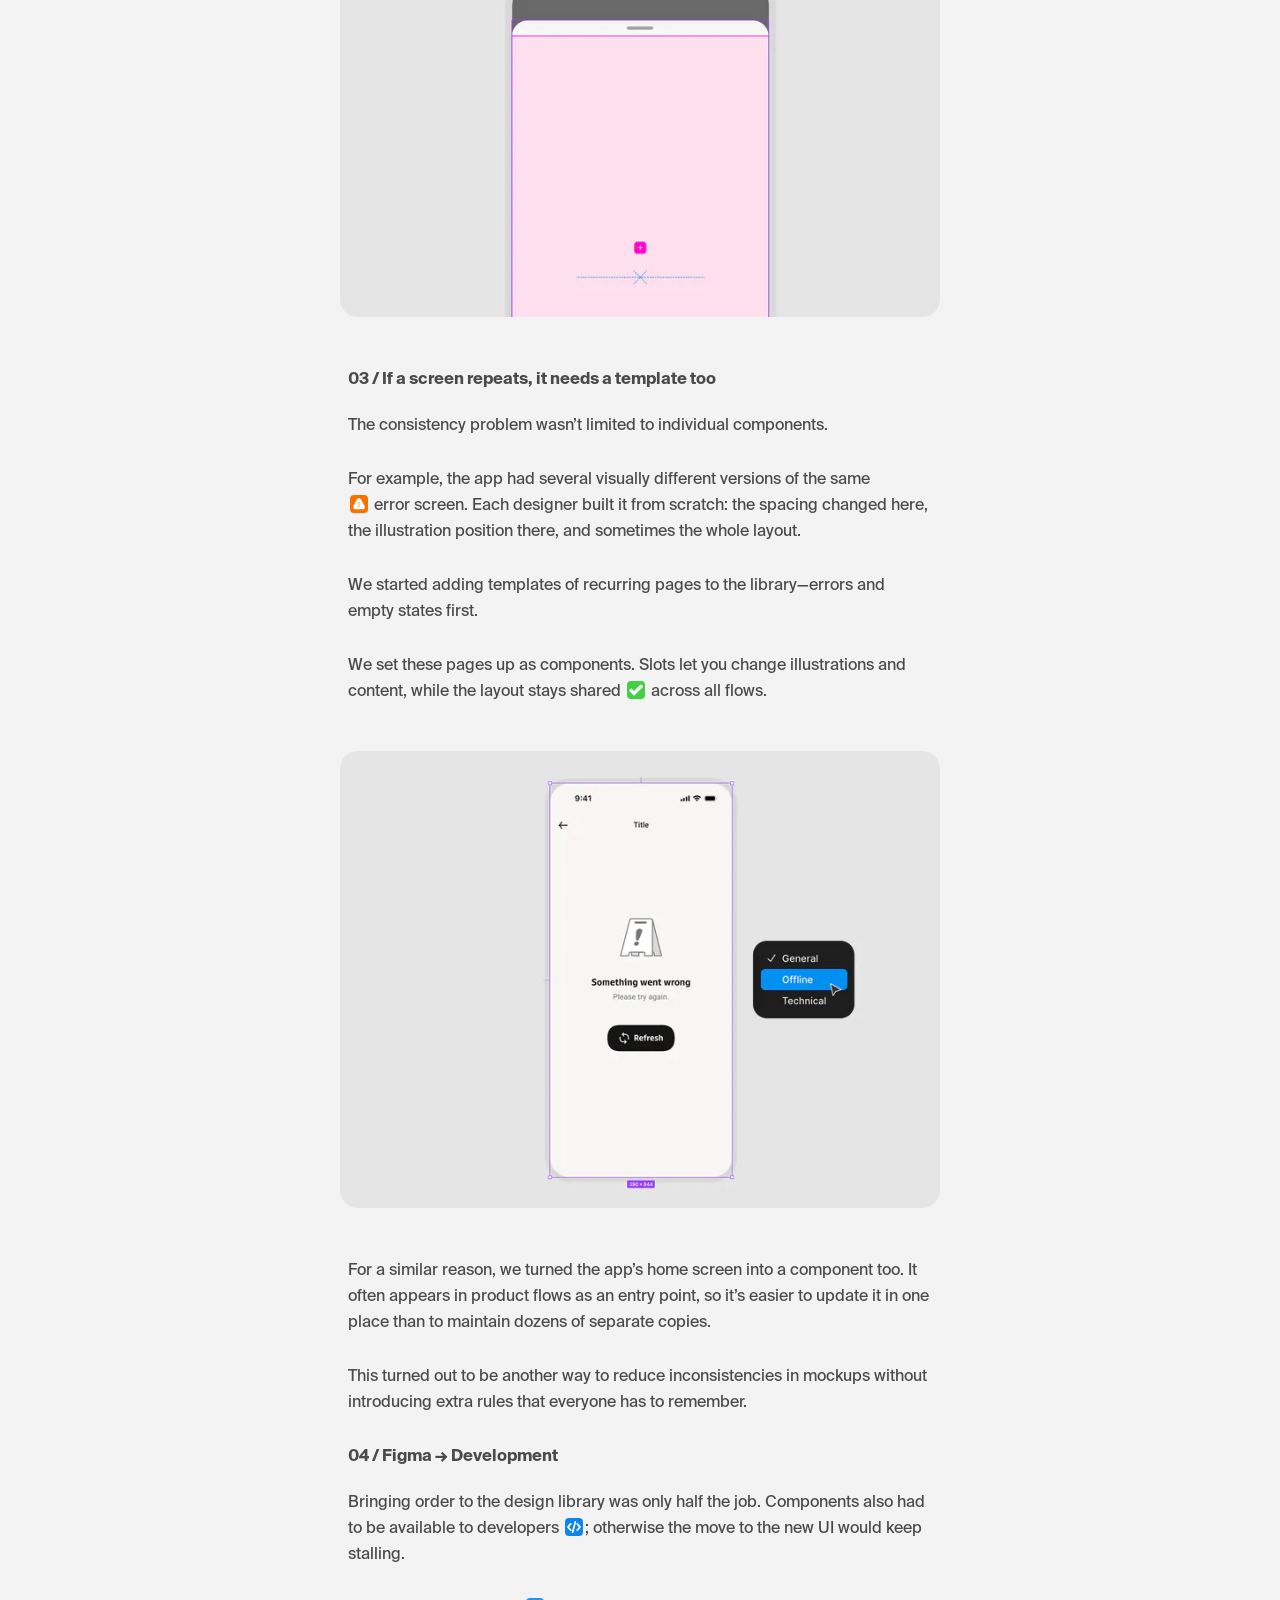
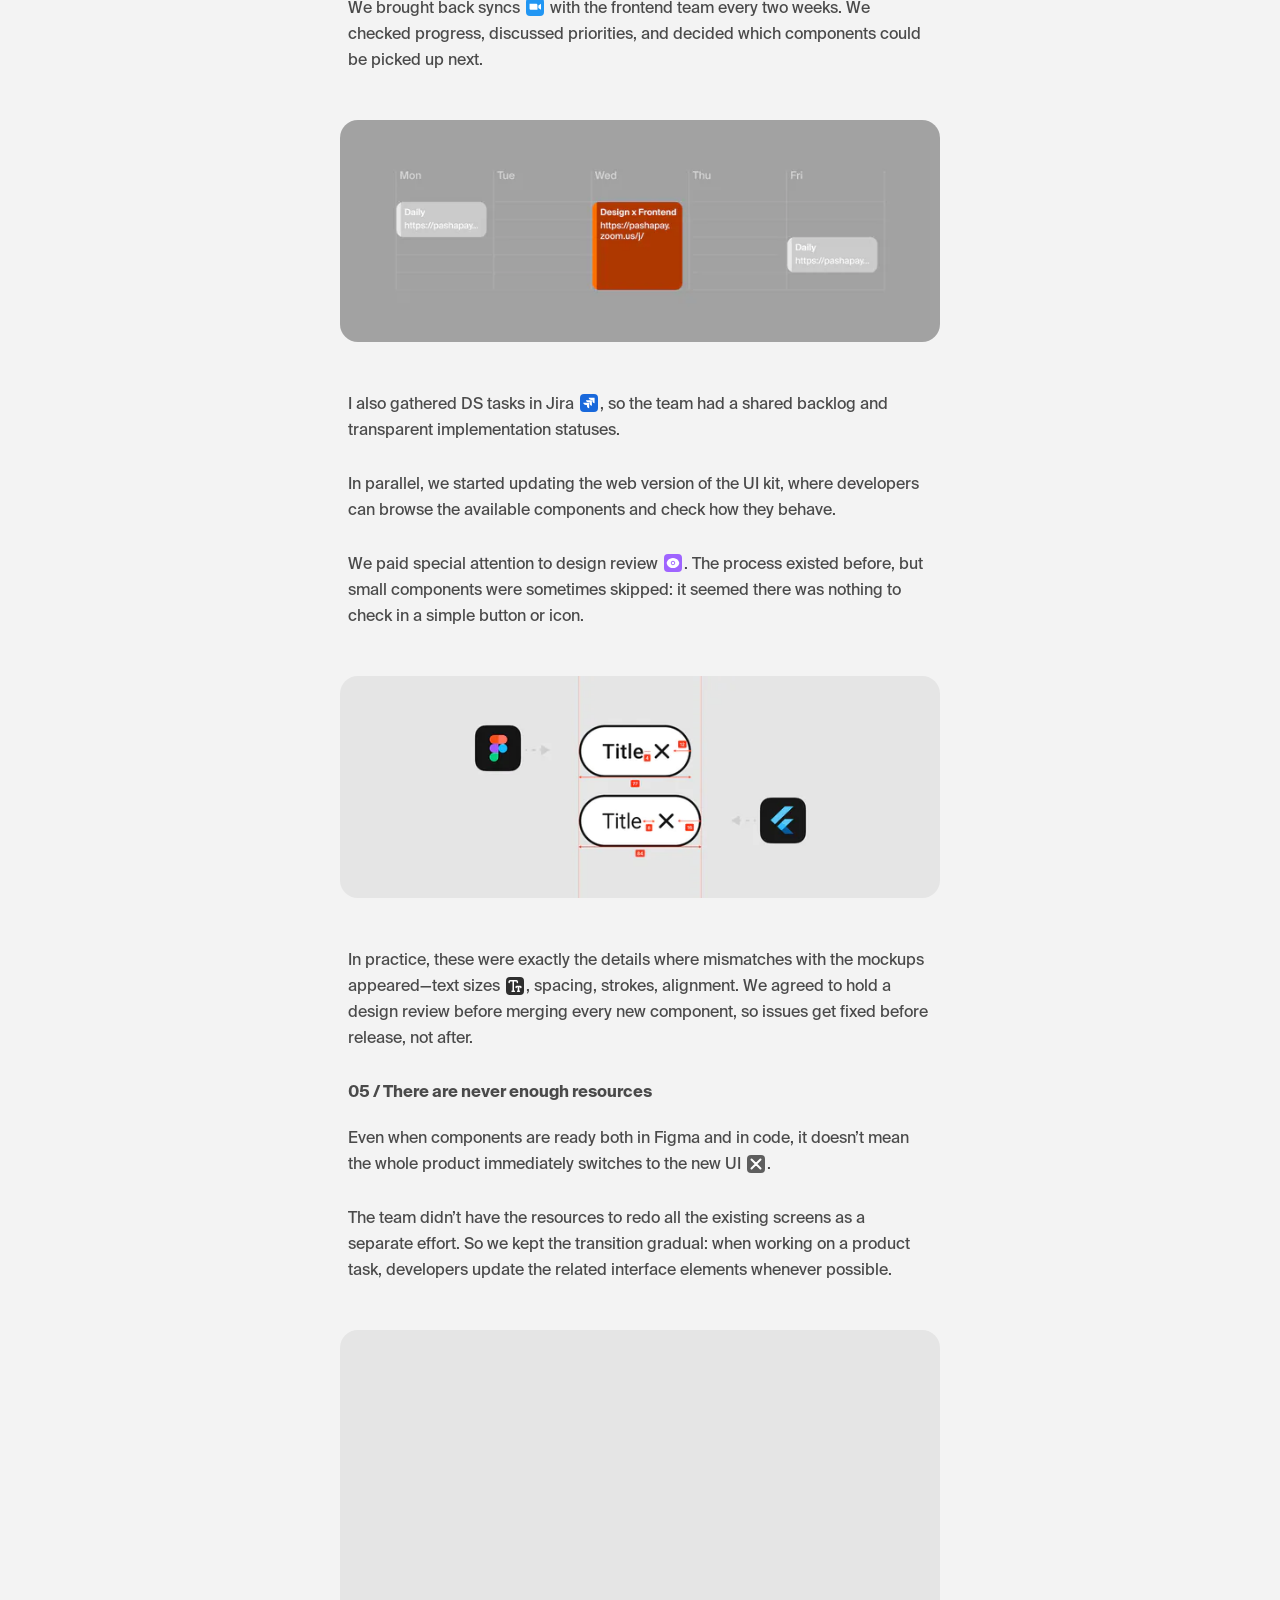
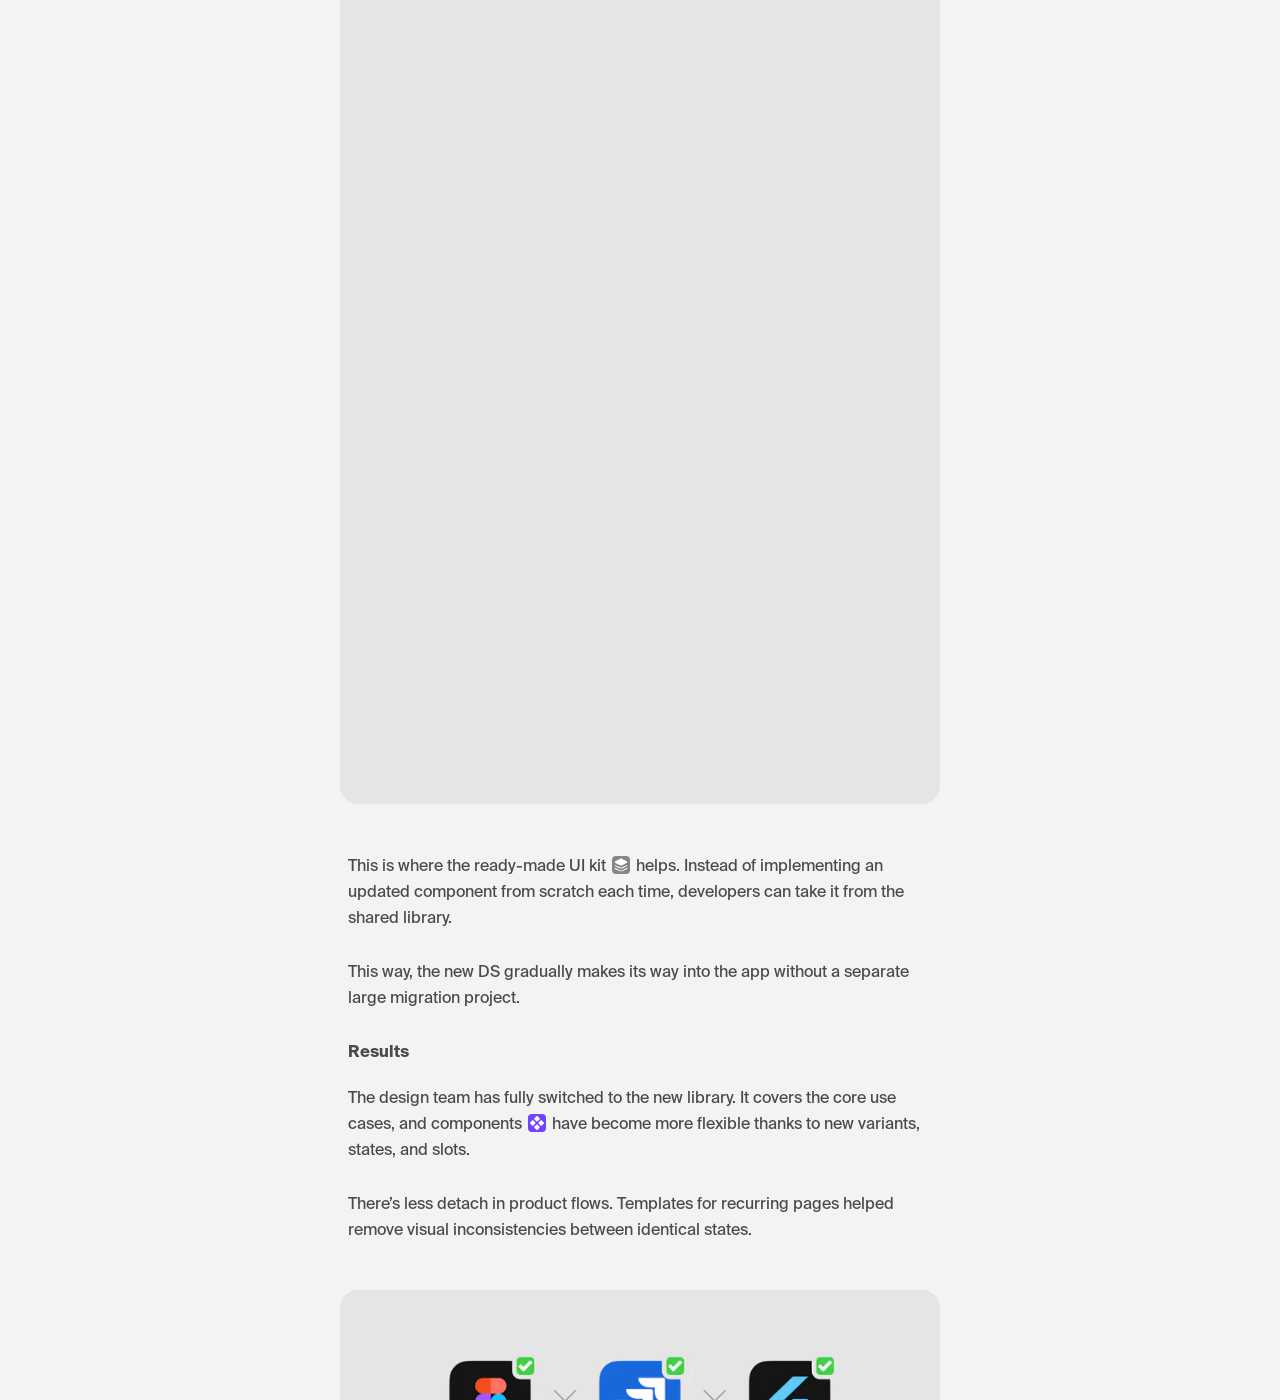
<file: en/cases/design-system/index.html>
<!doctype html>
<html lang="en">
<head>
  <meta charset="utf-8">
  <meta name="viewport" content="width=device-width, initial-scale=1, viewport-fit=cover">
  <title>Design System&nbsp;— Darya L.</title>
  <meta name="description" content="How I evolved the m10 design system: an audit of two libraries, readiness statuses in Figma, slots instead of detach, screen templates, and syncs with the frontend—90% of components are now in the developers’ UI kit.">
  <link rel="canonical" href="https://lugovayadarya.ru/en/cases/design-system/">
  <link rel="alternate" hreflang="ru" href="https://lugovayadarya.ru/cases/design-system/">
  <link rel="alternate" hreflang="en" href="https://lugovayadarya.ru/en/cases/design-system/">
  <link rel="alternate" hreflang="x-default" href="https://lugovayadarya.ru/cases/design-system/">
  <meta name="theme-color" content="#f3f3f3">
  <link rel="icon" href="../../../favicon.svg" type="image/svg+xml">
  <link rel="icon" href="../../../favicon.ico" sizes="48x48">
  <link rel="apple-touch-icon" href="../../../apple-touch-icon.png">
  <meta property="og:type" content="article">
  <meta property="og:locale" content="en_US">
  <meta property="og:locale:alternate" content="ru_RU">
  <meta property="og:site_name" content="Darya L.">
  <meta property="og:title" content="Design System — a case study by Darya L.">
  <meta property="og:description" content="How I evolved the m10 design system: an audit of two libraries, readiness statuses in Figma, slots instead of detach, screen templates, and syncs with the frontend—90% of components are now in the developers’ UI kit.">
  <meta property="og:url" content="https://lugovayadarya.ru/en/cases/design-system/">
  <meta property="og:image" content="https://lugovayadarya.ru/og-image.png">
  <meta property="og:image:width" content="1200">
  <meta property="og:image:height" content="630">
  <meta property="og:image:alt" content="Darya L. — Product designer, 5+ years of experience, B2C, fintech, crypto">
  <meta name="twitter:card" content="summary_large_image">
  <link rel="preload" href="../../../media/fonts/suisse-intl-book.woff2" as="font" type="font/woff2" crossorigin>
  <link rel="preload" href="../../../media/fonts/suisse-intl-medium.woff2" as="font" type="font/woff2" crossorigin>
  <link rel="preload" href="../../../media/fonts/suisse-intl-bold.woff2" as="font" type="font/woff2" crossorigin>
  <link rel="stylesheet" href="../../../styles/tokens.css?v=r31">
  <link rel="stylesheet" href="../../../styles/base.css?v=r4">
  <link rel="stylesheet" href="../../../styles/components.css?v=r32">
  <link rel="stylesheet" href="../../../styles/case.css?v=r29">
  <link rel="stylesheet" href="../../../styles/page-transitions.css?v=r9">
  <link rel="stylesheet" href="../../../styles/link-roll.css?v=r4">
  <!-- Переходы между страницами: первый кадр — когда заголовок уже разобран (его строки собирает page-transition.js) -->
  <link rel="expect" href="#page-title" blocking="render">
  <script src="../../../scripts/page-transition.js?v=r9" blocking="render"></script>
  <script src="../../../scripts/link-roll.js?v=r4" defer></script>
  <script src="../../../scripts/reading-progress.js?v=r4" defer></script>
  <script src="../../../scripts/compare.js?v=r26" defer></script>
  <script src="../../../scripts/glass-backdrop.js?v=r4" defer></script>
</head>
<body>
  <!-- Кейс Design System. Референс docs/reference/ds case.png (×3.3646 от 1440); мобильная раскладка — как у кейса
       Digital Card (мобильного референса нет), мобильные картинки — media/ds-case/mobile. -->

  <!-- Контролы: «Назад» слева, прогресс прочтения справа. Десктоп — fixed; мобайл — едут со страницей и прилипают в 16 px от верха -->
  <div class="case-controls">
  <a class="case-back glass-button" data-glass-adapt href="../../" data-vt-back aria-label="Back to the home page">
    <img src="../../../media/icons/chevron-left.svg" alt="" width="24" height="24">
  </a>
  <svg class="case-progress" data-glass-adapt viewBox="0 0 40 40" aria-hidden="true">
    <circle class="case-progress__track" cx="20" cy="20" r="16.5" />
    <circle class="case-progress__arc" cx="20" cy="20" r="16.5" pathLength="100" />
  </svg>
  </div>

  <header class="case-head">
    <div class="case-meta grid t-caption">
      <span class="case-meta__crumb">/</span>
      <span class="case-meta__time">8&nbsp;mins</span>
      <span class="case-meta__year">2026</span>
    </div>
  </header>

  <main class="case-page grid page-end-space">
    <article class="case-body">
      <h1 class="case-title case-title--long t-heading" id="page-title" data-reveal-lines>Evolving the design system<span class="case-title__extra"> at&nbsp;m10</span></h1>

      <p class="case-intro">I joined the m10 team during the move to a new design system. New in every sense: a new library in <span class="nowrap"><img class="text-icon" src="../../../media/text-icons/icon_figma.svg" alt="" width="18" height="18"> Figma,</span> updated components, tokens, and rules that were meant to bring the interfaces in line with a unified brand style.</p>
      <p>The move wasn’t finished yet. Designers worked with two libraries at once—the old one and the new one—mixed their components, and often resorted to <span class="nowrap"><img class="text-icon" src="../../../media/text-icons/icon_detach.svg" alt="" width="18" height="18"> detach</span> when components lacked the settings they needed. The frontend also had old and new components side by side, but it wasn’t always clear what was already implemented in code and what wasn’t.</p>
      <!-- Сравнение «до/после» (scripts/compare.js, стили — .compare в components.css): сверху «Дизайн в Figma»,
           под ним «Выход в прод»; ползунок двигает границу. По умолчанию — 60 %: виден телефон из Figma и краешек прода.
           До 479 px — мобильные картинки (media/ds-case/mobile: figma-design-phone, prod-release-phone). -->
      <div class="case-media compare" data-compare style="--media-h: 547; --media-h-mobile: 675; --compare-pos: 60%">
        <picture class="compare__img">
          <source media="(max-width: 479px)" srcset="../../../media/optimized/en/ds-case/mobile/prod-release-phone-1x.webp 1x, ../../../media/optimized/en/ds-case/mobile/prod-release-phone-2x.webp 2x" width="390" height="756">
          <img src="../../../media/optimized/en/ds-case/prod-release-phone-1x.webp" srcset="../../../media/optimized/en/ds-case/prod-release-phone-1x.webp 1x, ../../../media/optimized/en/ds-case/prod-release-phone-2x.webp 2x" width="680" height="547" alt="The same transfer screen after the release to production" decoding="async">
        </picture>
        <picture class="compare__img compare__img--top">
          <source media="(max-width: 479px)" srcset="../../../media/optimized/en/ds-case/mobile/figma-design-phone-1x.webp 1x, ../../../media/optimized/en/ds-case/mobile/figma-design-phone-2x.webp 2x" width="390" height="756">
          <img src="../../../media/optimized/en/ds-case/figma-design-phone-1x.webp" srcset="../../../media/optimized/en/ds-case/figma-design-phone-1x.webp 1x, ../../../media/optimized/en/ds-case/figma-design-phone-2x.webp 2x" width="680" height="547" alt="Transfer screen in Figma" decoding="async">
        </picture>
        <div class="compare__handle" role="slider" tabindex="0" aria-label="Comparison: design in Figma and release to production" aria-valuemin="0" aria-valuemax="100" aria-valuenow="60">
          <span class="compare__knob" aria-hidden="true">
            <svg viewBox="0 0 24 24" width="20" height="20"><path d="M9 7l-4 5 4 5M15 7l4 5-4 5" fill="none" stroke="currentColor" stroke-width="1.6" stroke-linecap="round" stroke-linejoin="round"/></svg>
          </span>
        </div>
      </div>

      <h2 class="case-h">My role</h2>
      <p>I took on the further development of the DS alongside my product tasks. The goal wasn’t just to extend the library, but to help the team move to it completely in Figma, while developers gradually brought the new UI into the app.</p>
      <ul class="case-tags" aria-label="Tags">
        <li class="label">UI Architecture</li>
        <li class="label">Scalability</li>
        <li class="label">Cross-functional</li>
      </ul>

      <h2 class="case-h">01&nbsp;/ Design system audit</h2>
      <p>First, I <span class="nowrap">audited <img class="text-icon" src="../../../media/text-icons/icon_search.svg" alt="" width="18" height="18"></span> the old and new libraries, reviewed the app’s UI, and collected designers’ requests. I needed to understand which components were missing, which ones should be migrated or updated, and what kept designers from using the existing ones without detach.</p>
      <p>Separately, I met with the frontend <span class="nowrap">team <img class="text-icon" src="../../../media/text-icons/icon_dev.svg" alt="" width="18" height="18"></span> to compare the Figma library with the code. It turned out that some of the new components were already in the shared UI kit, some were used in the product but hadn’t made it into the developers’ library yet, and the rest were waiting to be implemented.</p>
      <picture class="case-media">
        <source media="(max-width: 479px)" srcset="../../../media/optimized/ds-case/mobile/backlog-statuses-1x.webp 1x, ../../../media/optimized/ds-case/mobile/backlog-statuses-2x.webp 2x" width="390" height="461">
        <img src="../../../media/optimized/ds-case/backlog-statuses-1x.webp" srcset="../../../media/optimized/ds-case/backlog-statuses-1x.webp 1x, ../../../media/optimized/ds-case/backlog-statuses-2x.webp 2x" width="680" height="200" alt="Backlog statuses: Backlog, Design, Development, Done" loading="lazy" decoding="async">
      </picture>
      <p>After the audit, I put together a backlog and set up statuses right in Figma:</p>
      <ul class="case-list">
        <li>Ready in design and code</li>
        <li>Ready in design, waiting for development</li>
        <li>In progress with designers</li>
      </ul>
      <picture class="case-media">
        <source media="(max-width: 479px)" srcset="../../../media/optimized/ds-case/mobile/components-statuses-1x.webp 1x, ../../../media/optimized/ds-case/mobile/components-statuses-2x.webp 2x" width="390" height="256">
        <img src="../../../media/optimized/ds-case/components-statuses-1x.webp" srcset="../../../media/optimized/ds-case/components-statuses-1x.webp 1x, ../../../media/optimized/ds-case/components-statuses-2x.webp 2x" width="680" height="429" alt="The Components page in Figma and a list of components with readiness statuses" loading="lazy" decoding="async">
      </picture>

      <p>Now the library showed not only which components existed, but also what stage each of them was at.</p>
      <p>Along the way, I <span class="nowrap">cleaned&nbsp;up <img class="text-icon" src="../../../media/text-icons/icon_brush.svg" alt="" width="18" height="18"></span> the file structure and introduced basic rules for organizing it. No extensive documentation—at this stage, it was more important to make the library clear and convenient for everyday work.</p>
      <picture class="case-media">
        <source media="(max-width: 479px)" srcset="../../../media/optimized/ds-case/mobile/buttons-component-1x.webp 1x, ../../../media/optimized/ds-case/mobile/buttons-component-2x.webp 2x" width="390" height="256">
        <img src="../../../media/optimized/ds-case/buttons-component-1x.webp" srcset="../../../media/optimized/ds-case/buttons-component-1x.webp 1x, ../../../media/optimized/ds-case/buttons-component-2x.webp 2x" width="680" height="429" alt="The Buttons page in the library: Button and Icon button components" loading="lazy" decoding="async">
      </picture>

      <p>We agreed to build new flows only with the new DS. As the components improved, the need to go back to the old library disappeared, and the team dropped it completely.</p>

      <h2 class="case-h">02&nbsp;/ That pesky detach</h2>
      <p>One of the most common problems designers pointed out was <span class="nowrap"><img class="text-icon" src="../../../media/text-icons/icon_detach.svg" alt="" width="18" height="18"> detach.</span> Sometimes a component existed but couldn’t be configured for the task at hand. Designers had to detach it from the library and lose all future updates along with it.</p>
      <picture class="case-media">
        <source media="(max-width: 479px)" srcset="../../../media/optimized/ds-case/mobile/detach-instance-1x.webp 1x, ../../../media/optimized/ds-case/mobile/detach-instance-2x.webp 2x" width="390" height="379">
        <img src="../../../media/optimized/ds-case/detach-instance-1x.webp" srcset="../../../media/optimized/ds-case/detach-instance-1x.webp 1x, ../../../media/optimized/ds-case/detach-instance-2x.webp 2x" width="680" height="429" alt="A transfer cell and the Figma context menu with Detach instance" loading="lazy" decoding="async">
      </picture>

      <p>Based on the audit, I added missing components, variants, and states. But it was just as important to rethink the structure of the ones the team already used every day.</p>
      <p>When <span class="nowrap">slots <img class="text-icon" src="../../../media/text-icons/icon_slot.svg" alt="" width="18" height="18"></span> came to Figma, I started trying them in components that designers often had to detach. At the same time, it was important not to turn every element into a free-for-all builder with no rules.</p>
      <p>A good example is list cells. Previously, to add a non-standard provider logo or an action on the right, you had to detach the cell from the <span class="nowrap">library <img class="text-icon" src="../../../media/text-icons/icon_library.svg" alt="" width="18" height="18">.</span> With slots, you can replace just the part you need without touching the rest of the structure.</p>
      <picture class="case-media">
        <source media="(max-width: 479px)" srcset="../../../media/optimized/ds-case/mobile/list-cell-slot-1x.webp 1x, ../../../media/optimized/ds-case/mobile/list-cell-slot-2x.webp 2x" width="390" height="377">
        <img src="../../../media/optimized/ds-case/list-cell-slot-1x.webp" srcset="../../../media/optimized/ds-case/list-cell-slot-1x.webp 1x, ../../../media/optimized/ds-case/list-cell-slot-2x.webp 2x" width="680" height="429" alt="A McDonald’s list cell: the logo replaced with a slot, and the slot content picker next to it" loading="lazy" decoding="async">
      </picture>

      <p>In the same way, I improved the bottom sheet: its content can be adapted to a specific scenario while the base of the component stays intact.</p>
      <p>This gave us more flexibility without having to build our own version of an element every time.</p>
      <picture class="case-media">
        <source media="(max-width: 479px)" srcset="../../../media/optimized/ds-case/mobile/bottom-sheet-slot-1x.webp 1x, ../../../media/optimized/ds-case/mobile/bottom-sheet-slot-2x.webp 2x" width="390" height="583">
        <img src="../../../media/optimized/ds-case/bottom-sheet-slot-1x.webp" srcset="../../../media/optimized/ds-case/bottom-sheet-slot-1x.webp 1x, ../../../media/optimized/ds-case/bottom-sheet-slot-2x.webp 2x" width="680" height="429" alt="A bottom sheet with a slot for content" loading="lazy" decoding="async">
      </picture>

      <h2 class="case-h">03&nbsp;/ If a screen repeats, it needs a template too</h2>
      <p>The consistency problem wasn’t limited to individual components.</p>
      <p>For example, the app had several visually different versions of the same <span class="nowrap"><img class="text-icon" src="../../../media/text-icons/icon_error.svg" alt="" width="18" height="18"> error</span> screen. Each designer built it from scratch: the spacing changed here, the illustration position there, and sometimes the whole layout.</p>
      <p>We started adding templates of recurring pages to the library—errors and empty states first.</p>
      <p>We set these pages up as components. Slots let you change illustrations and content, while the layout stays <span class="nowrap">shared <img class="text-icon" src="../../../media/text-icons/icon_check.svg" alt="" width="18" height="18"></span> across all flows.</p>
      <picture class="case-media">
        <source media="(max-width: 479px)" srcset="../../../media/optimized/ds-case/mobile/error-screen-template-1x.webp 1x, ../../../media/optimized/ds-case/mobile/error-screen-template-2x.webp 2x" width="390" height="505">
        <img src="../../../media/optimized/ds-case/error-screen-template-1x.webp" srcset="../../../media/optimized/ds-case/error-screen-template-1x.webp 1x, ../../../media/optimized/ds-case/error-screen-template-2x.webp 2x" width="680" height="518" alt="Error screen template “Something went wrong” with General, Offline, and Technical variants" loading="lazy" decoding="async">
      </picture>

      <p>For a similar reason, we turned the app’s home screen into a component too. It often appears in product flows as an entry point, so it’s easier to update it in one place than to maintain dozens of separate copies.</p>
      <p>This turned out to be another way to reduce inconsistencies in mockups without introducing extra rules that everyone has to remember.</p>

      <h2 class="case-h">04&nbsp;/ Figma&nbsp;→ Development</h2>
      <p>Bringing order to the design library was only half the job. Components also had to be available to <span class="nowrap">developers <img class="text-icon" src="../../../media/text-icons/icon_dev.svg" alt="" width="18" height="18">;</span> otherwise the move to the new UI would keep stalling.</p>
      <p>We brought back <span class="nowrap">syncs <img class="text-icon" src="../../../media/text-icons/icon_zoom.svg" alt="" width="18" height="18"></span> with the frontend team every two weeks. We checked progress, discussed priorities, and decided which components could be picked up next.</p>
      <picture class="case-media">
        <source media="(max-width: 479px)" srcset="../../../media/optimized/ds-case/mobile/frontend-sync-calendar-1x.webp 1x, ../../../media/optimized/ds-case/mobile/frontend-sync-calendar-2x.webp 2x" width="390" height="258">
        <img src="../../../media/optimized/ds-case/frontend-sync-calendar-1x.webp" srcset="../../../media/optimized/ds-case/frontend-sync-calendar-1x.webp 1x, ../../../media/optimized/ds-case/frontend-sync-calendar-2x.webp 2x" width="680" height="252" alt="Calendar: a Design x Frontend meeting between daily stand-ups" loading="lazy" decoding="async">
      </picture>

      <p>I also gathered DS tasks in <span class="nowrap">Jira <img class="text-icon" src="../../../media/text-icons/icon_jira.svg" alt="" width="18" height="18">,</span> so the team had a shared backlog and transparent implementation statuses.</p>
      <p>In parallel, we started updating the web version of the UI kit, where developers can browse the available components and check how they behave.</p>
      <p>We paid special attention to design <span class="nowrap">review <img class="text-icon" src="../../../media/text-icons/icon_review.svg" alt="" width="18" height="18">.</span> The process existed before, but small components were sometimes skipped: it seemed there was nothing to check in a simple button or icon.</p>
      <picture class="case-media">
        <source media="(max-width: 479px)" srcset="../../../media/optimized/ds-case/mobile/design-review-title-1x.webp 1x, ../../../media/optimized/ds-case/mobile/design-review-title-2x.webp 2x" width="390" height="505">
        <img src="../../../media/optimized/ds-case/design-review-title-1x.webp" srcset="../../../media/optimized/ds-case/design-review-title-1x.webp 1x, ../../../media/optimized/ds-case/design-review-title-2x.webp 2x" width="680" height="252" alt="Design review: the Title chip in Figma and in Flutter with different spacing" loading="lazy" decoding="async">
      </picture>

      <p>In practice, these were exactly the details where mismatches with the mockups appeared—<span class="nowrap">text sizes <img class="text-icon" src="../../../media/text-icons/icon_text.svg" alt="" width="18" height="18">,</span> spacing, strokes, alignment. We agreed to hold a design review before merging every new component, so issues get fixed before release, not after.</p>

      <h2 class="case-h">05&nbsp;/ There are never enough resources</h2>
      <p>Even when components are ready both in Figma and in code, it doesn’t mean the whole product immediately switches to the new <span class="nowrap">UI <img class="text-icon" src="../../../media/text-icons/icon_cross.svg" alt="" width="18" height="18">.</span></p>
      <p>The team didn’t have the resources to redo all the existing screens as a separate effort. So we kept the transition gradual: when working on a product task, developers update the related interface elements whenever possible.</p>
      <picture class="case-media case-media--desktop-only">
        <source media="(max-width: 479px)" srcset="../../../media/optimized/ds-case/mobile/enter-data-before-after-1x.webp 1x, ../../../media/optimized/ds-case/mobile/enter-data-before-after-2x.webp 2x" width="390" height="698">
        <img src="../../../media/optimized/ds-case/enter-data-before-after-1x.webp" srcset="../../../media/optimized/ds-case/enter-data-before-after-1x.webp 1x, ../../../media/optimized/ds-case/enter-data-before-after-2x.webp 2x" width="680" height="520" alt="The Enter data screen before and after moving to the new components" loading="lazy" decoding="async">
      </picture>
      <!-- Мобайл (до 479 px): тот же экран Enter data — сравнение «до/после» (scripts/compare.js), граница посередине.
           Слева — старый экран (enter-data-before), справа — новый. -->
      <div class="case-media case-media--mobile-only compare" data-compare style="--media-h: 623; --media-h-mobile: 623; --compare-pos: 50%">
        <img class="compare__img" src="../../../media/optimized/ds-case/mobile/enter-data-before-after-1x.webp" srcset="../../../media/optimized/ds-case/mobile/enter-data-before-after-1x.webp 1x, ../../../media/optimized/ds-case/mobile/enter-data-before-after-2x.webp 2x" width="390" height="698" alt="The Enter data screen after moving to the new components" loading="lazy" decoding="async">
        <img class="compare__img compare__img--top" src="../../../media/optimized/ds-case/mobile/enter-data-before-1x.webp" srcset="../../../media/optimized/ds-case/mobile/enter-data-before-1x.webp 1x, ../../../media/optimized/ds-case/mobile/enter-data-before-2x.webp 2x" width="390" height="698" alt="The Enter data screen before the move" loading="lazy" decoding="async">
        <div class="compare__handle" role="slider" tabindex="0" aria-label="Comparison: the Enter data screen before and after" aria-valuemin="0" aria-valuemax="100" aria-valuenow="50">
          <span class="compare__knob" aria-hidden="true">
            <svg viewBox="0 0 24 24" width="20" height="20"><path d="M9 7l-4 5 4 5M15 7l4 5-4 5" fill="none" stroke="currentColor" stroke-width="1.6" stroke-linecap="round" stroke-linejoin="round"/></svg>
          </span>
        </div>
      </div>

      <p>This is where the ready-made UI <span class="nowrap">kit <img class="text-icon" src="../../../media/text-icons/icon_kit.svg" alt="" width="18" height="18"></span> helps. Instead of implementing an updated component from scratch each time, developers can take it from the shared library.</p>
      <p>This way, the new DS gradually makes its way into the app without a separate large migration project.</p>

      <h2 class="case-h">Results</h2>
      <p>The design team has fully switched to the new library. It covers the core use cases, and <span class="nowrap">components <img class="text-icon" src="../../../media/text-icons/icon_components.svg" alt="" width="18" height="18"></span> have become more flexible thanks to new variants, states, and slots.</p>
      <p>There’s less detach in product flows. Templates for recurring pages helped remove visual inconsistencies between identical states.</p>
      <picture class="case-media">
        <source media="(max-width: 479px)" srcset="../../../media/optimized/ds-case/mobile/result-figma-jira-flutter-1x.webp 1x, ../../../media/optimized/ds-case/mobile/result-figma-jira-flutter-2x.webp 2x" width="390" height="258">
        <img src="../../../media/optimized/ds-case/result-figma-jira-flutter-1x.webp" srcset="../../../media/optimized/ds-case/result-figma-jira-flutter-1x.webp 1x, ../../../media/optimized/ds-case/result-figma-jira-flutter-2x.webp 2x" width="680" height="252" alt="Figma, Jira, and Flutter with ready checkmarks" loading="lazy" decoding="async">
      </picture>

      <p>About 90% of the Figma components are already available in the developers’ shared UI kit. This doesn’t mean the whole app interface has been updated: the move to the new UI in production is still ongoing.</p>
      <p>Both teams now have clear readiness statuses, a shared <span class="nowrap">backlog <img class="text-icon" src="../../../media/text-icons/icon_jira.svg" alt="" width="18" height="18">,</span> and a regular <span class="nowrap">sync <img class="text-icon" src="../../../media/text-icons/icon_sync.svg" alt="" width="18" height="18"></span> process. And design review helps keep small visual bugs out of production.</p>

      <h2 class="case-h">Conclusion</h2>
      <p>The design system is still evolving. We still need to expand the documentation and keep updating the app. But now it’s a working system the team can rely on—not yet another place where you constantly have to figure out what’s ready, what to use, and where to find the right component.</p>
    </article>
  </main>

  <!-- Нижнее меню сайта (fixed). Кейс Design System. CV пока без ссылки. -->
  <!-- MVP (2026-10-26): Playground, CV-текстом, пилюля Telegram с иконкой и кнопка «Ещё» скрыты атрибутом hidden (data-mvp-hidden), не удалены — вернёмся к ним позже. Меню на всех ширинах: «Кейсы · Telegram» + пилюля CV с иконкой «скачать». -->
  <nav class="site-menu" aria-label="Site menu">
    <ul class="site-menu__group glass-button" data-glass-adapt>
      <li><a class="site-menu__item" href="../../#cases">Cases</a></li>
      <li class="site-menu__desktop" hidden data-mvp-hidden><a class="site-menu__item">Playground</a></li>
      <li class="site-menu__desktop" hidden data-mvp-hidden><a class="site-menu__item" href="../../../media/cv/darya-lugovaya-cv-en.pdf" target="_blank" rel="noopener noreferrer">CV</a></li>
      <li><a class="site-menu__item" href="https://t.me/lugovayadarya" target="_blank" rel="noopener noreferrer">Telegram</a></li>
    </ul>
    <a hidden data-mvp-hidden class="site-menu__group site-menu__group--pill site-menu__item site-menu__desktop glass-button" data-glass-adapt href="https://t.me/lugovayadarya" target="_blank" rel="noopener noreferrer">
      <img src="../../../media/icons/24_icon_telegram_stroke.svg" alt="" width="20" height="20">Telegram
    </a>
    <a class="site-menu__group site-menu__group--pill site-menu__item site-menu__cv-pill glass-button" data-glass-adapt href="../../../media/cv/darya-lugovaya-cv-en.pdf" target="_blank" rel="noopener noreferrer">
      <img src="../../../media/icons/20_icon_download_stroke.svg" alt="" width="20" height="20">CV
    </a>
    <button hidden data-mvp-hidden class="site-menu__more site-menu__mobile glass-button" data-glass-adapt type="button" aria-label="More">
      <img src="../../../media/icons/24_hamburger_icon.svg" alt="" width="24" height="24">
    </button>
  </nav>
</body>
</html>
</file>
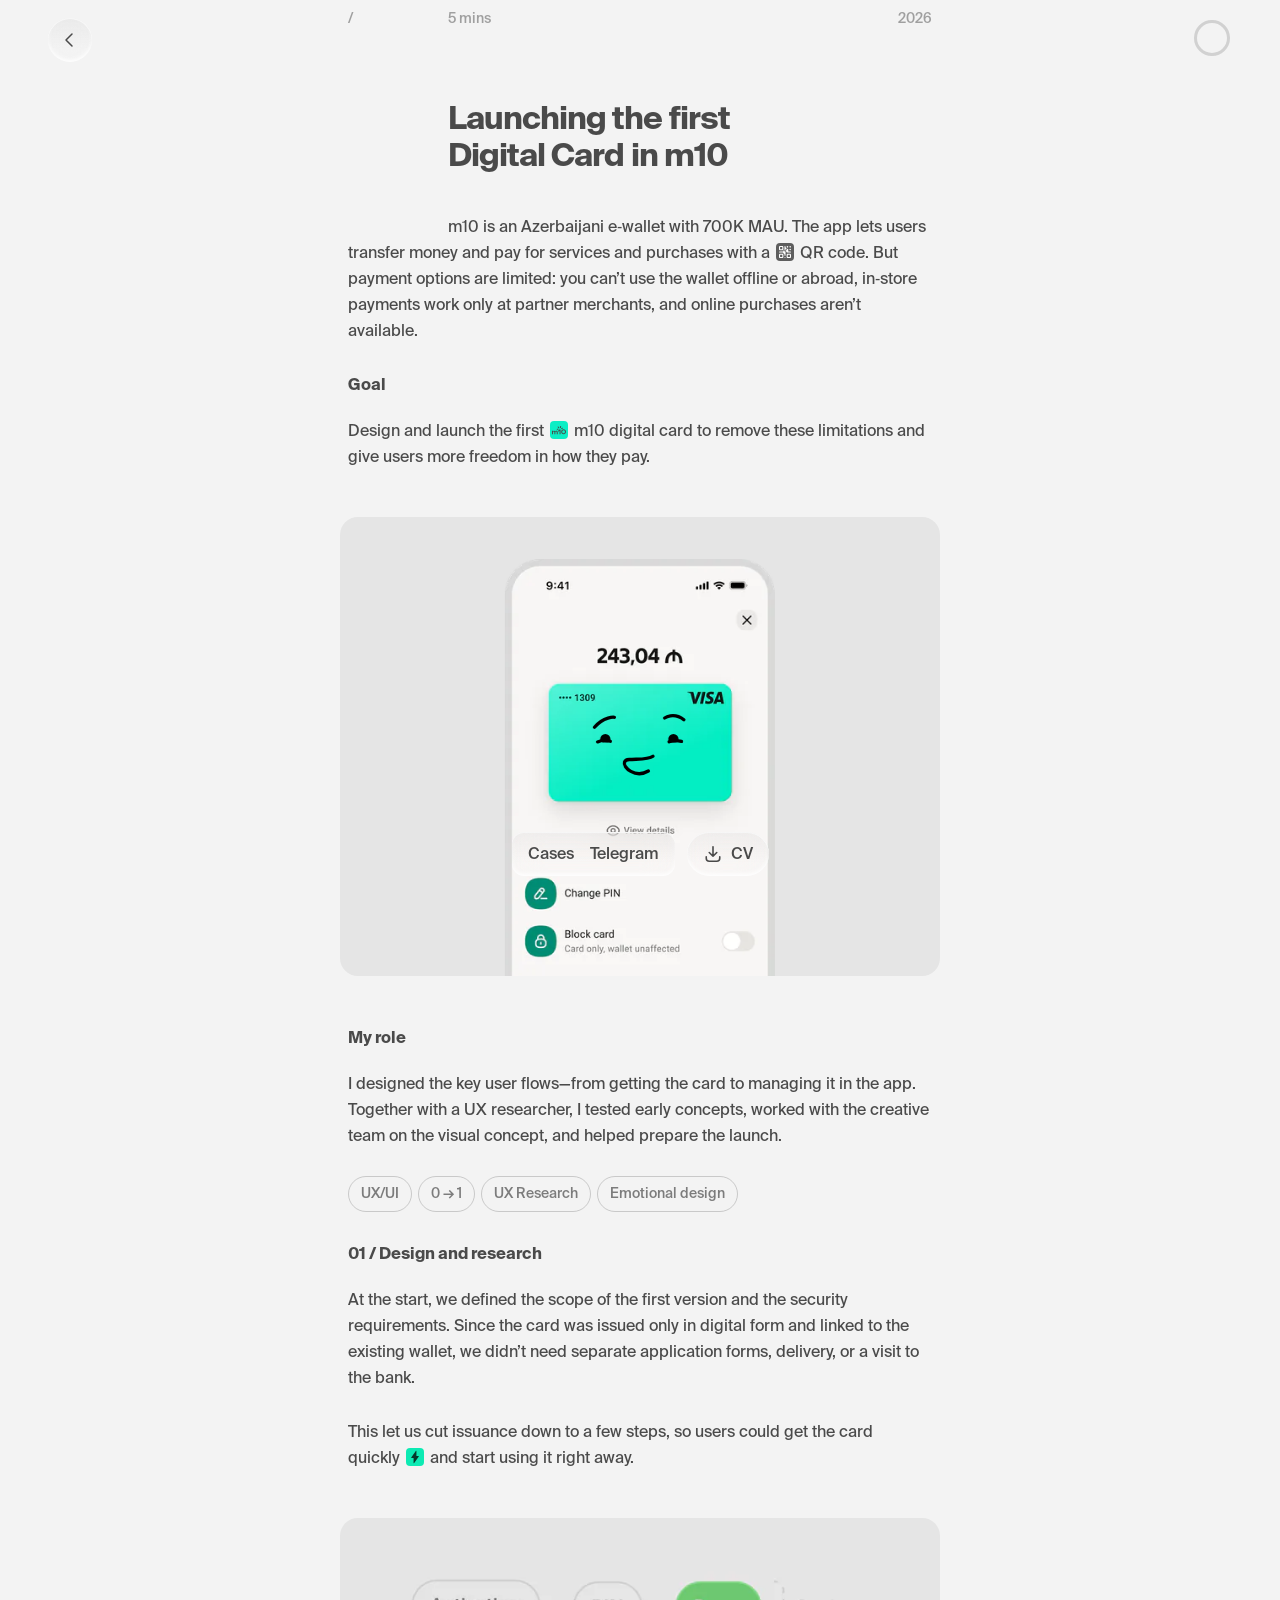
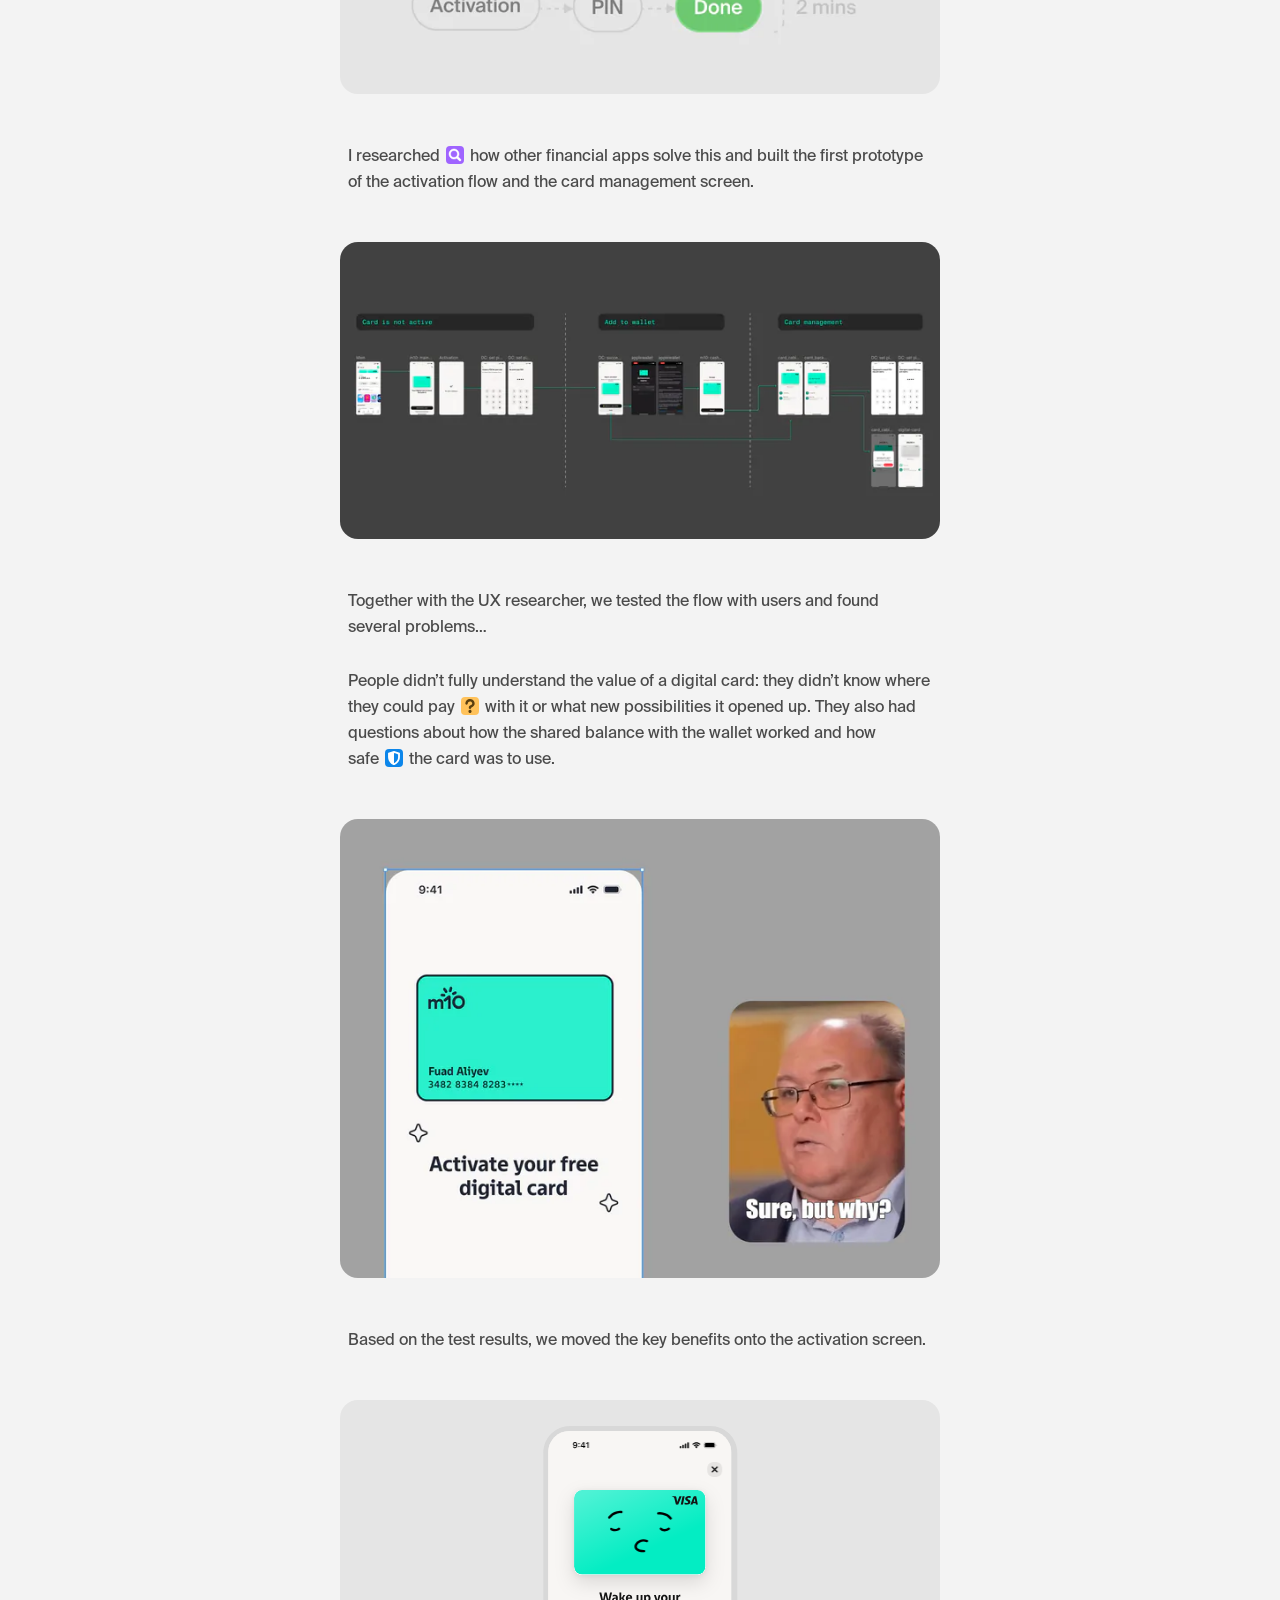
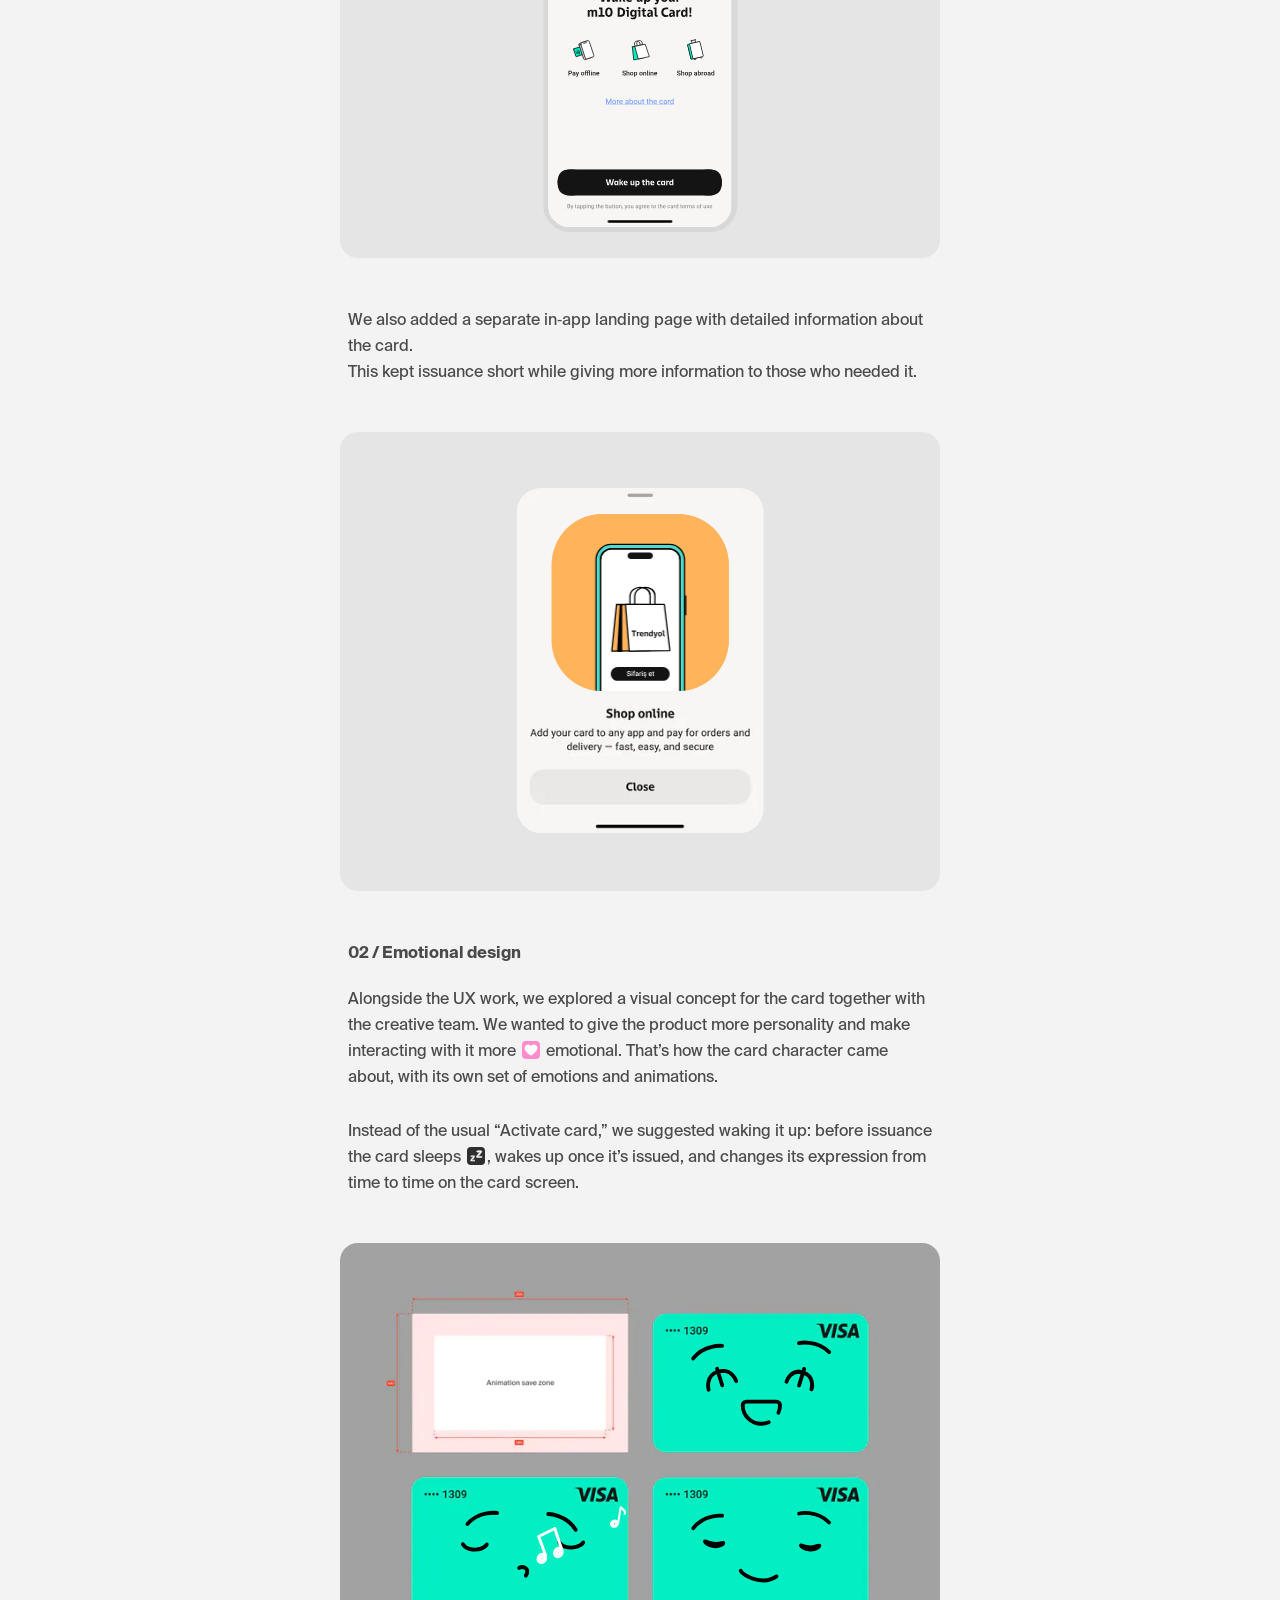
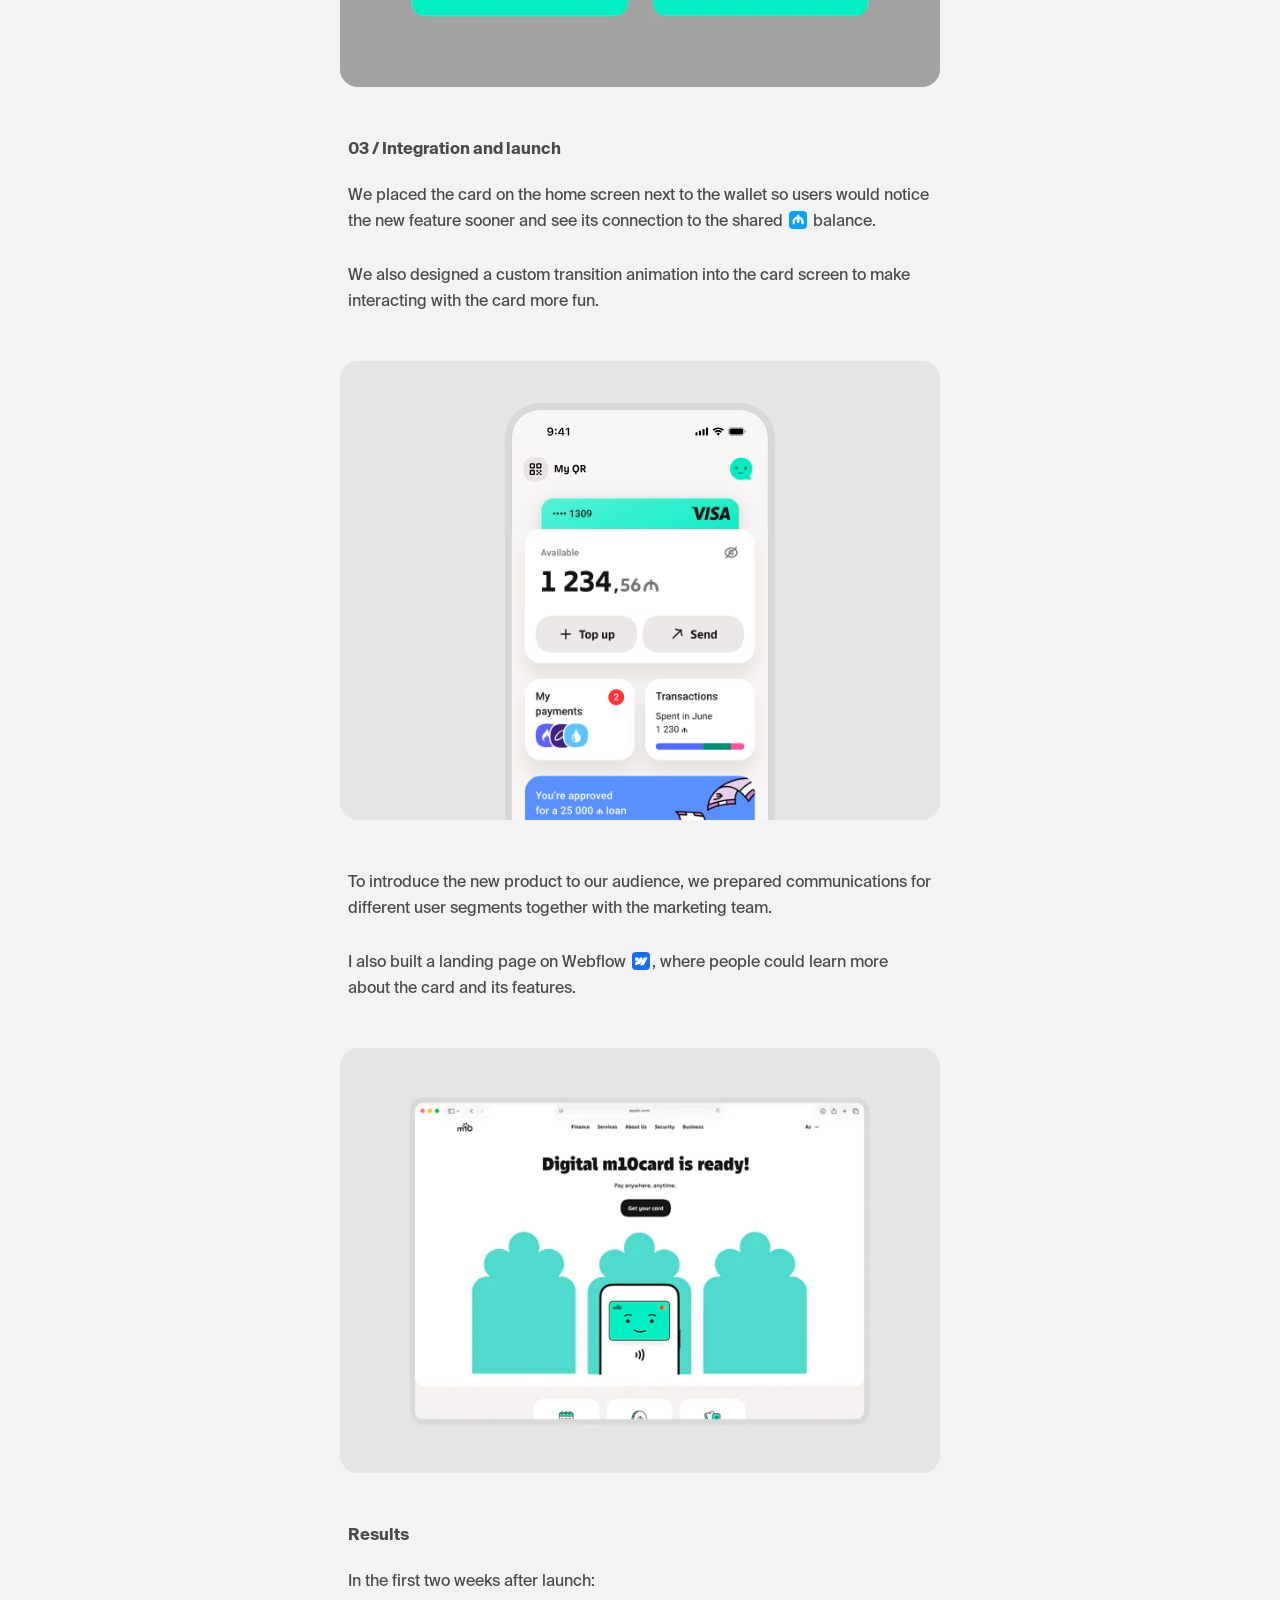
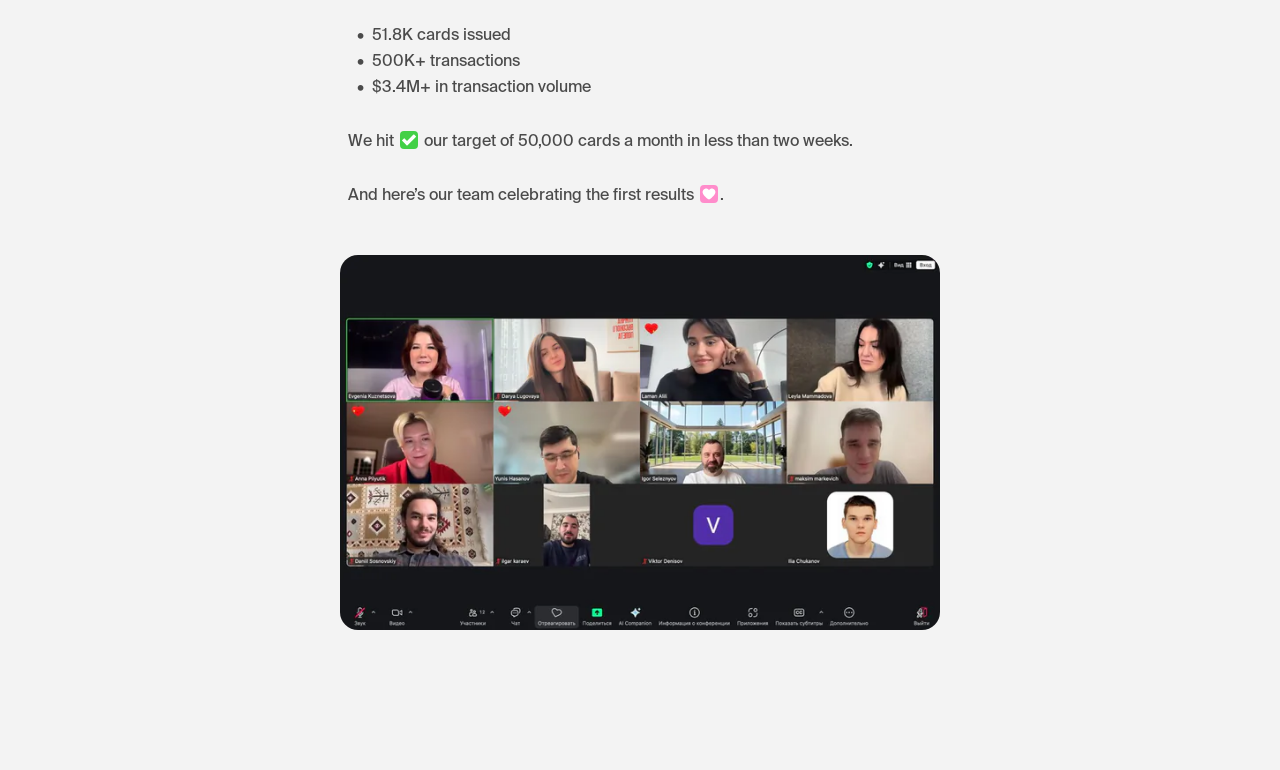
<file: en/cases/digital-card/index.html>
<!doctype html>
<html lang="en">
<head>
  <meta charset="utf-8">
  <meta name="viewport" content="width=device-width, initial-scale=1, viewport-fit=cover">
  <title>Digital Card&nbsp;— Darya L.</title>
  <meta name="description" content="How we launched the first digital card in m10: issuance in a few steps, a card character with emotions, and 51.8K cards in the first two weeks.">
  <link rel="canonical" href="https://lugovayadarya.ru/en/cases/digital-card/">
  <link rel="alternate" hreflang="ru" href="https://lugovayadarya.ru/cases/digital-card/">
  <link rel="alternate" hreflang="en" href="https://lugovayadarya.ru/en/cases/digital-card/">
  <link rel="alternate" hreflang="x-default" href="https://lugovayadarya.ru/cases/digital-card/">
  <meta name="theme-color" content="#f3f3f3">
  <link rel="icon" href="../../../favicon.svg" type="image/svg+xml">
  <link rel="icon" href="../../../favicon.ico" sizes="48x48">
  <link rel="apple-touch-icon" href="../../../apple-touch-icon.png">
  <meta property="og:type" content="article">
  <meta property="og:locale" content="en_US">
  <meta property="og:locale:alternate" content="ru_RU">
  <meta property="og:site_name" content="Darya L.">
  <meta property="og:title" content="Digital Card — a case study by Darya L.">
  <meta property="og:description" content="How we launched the first digital card in m10: issuance in a few steps, a card character with emotions, and 51.8K cards in the first two weeks.">
  <meta property="og:url" content="https://lugovayadarya.ru/en/cases/digital-card/">
  <meta property="og:image" content="https://lugovayadarya.ru/og-image.png">
  <meta property="og:image:width" content="1200">
  <meta property="og:image:height" content="630">
  <meta property="og:image:alt" content="Darya L. — Product designer, 5+ years of experience, B2C, fintech, crypto">
  <meta name="twitter:card" content="summary_large_image">
  <link rel="preload" href="../../../media/fonts/suisse-intl-book.woff2" as="font" type="font/woff2" crossorigin>
  <link rel="preload" href="../../../media/fonts/suisse-intl-medium.woff2" as="font" type="font/woff2" crossorigin>
  <link rel="preload" href="../../../media/fonts/suisse-intl-bold.woff2" as="font" type="font/woff2" crossorigin>
  <link rel="stylesheet" href="../../../styles/tokens.css?v=r31">
  <link rel="stylesheet" href="../../../styles/base.css?v=r4">
  <link rel="stylesheet" href="../../../styles/components.css?v=r32">
  <link rel="stylesheet" href="../../../styles/case.css?v=r29">
  <link rel="stylesheet" href="../../../styles/page-transitions.css?v=r9">
  <link rel="stylesheet" href="../../../styles/link-roll.css?v=r4">
  <!-- Переходы между страницами: первый кадр — когда заголовок уже разобран (его строки собирает page-transition.js) -->
  <link rel="expect" href="#page-title" blocking="render">
  <script src="../../../scripts/page-transition.js?v=r9" blocking="render"></script>
  <script src="../../../scripts/link-roll.js?v=r4" defer></script>
  <script src="../../../scripts/reading-progress.js?v=r4" defer></script>
  <script src="../../../scripts/glass-backdrop.js?v=r4" defer></script>
  <script src="../../../scripts/lottie-kit.js?v=r4" defer></script>
  <script src="../../../scripts/app-flow.js?v=r14" defer></script>
  <script src="../../../scripts/card-face.js?v=r4" defer></script>
  <script src="../../../scripts/sheet-carousel.js?v=r4" defer></script>
</head>
<body>
  <!-- Кейс Digital Card. Figma: Card case 75:18834 (1440) / Card case mobile (380).
       Часть медиа — серые плейсхолдеры с пропорцией макета (картинок пока нет). -->

  <!-- Контролы: «Назад» слева, прогресс прочтения справа. Десктоп — fixed; мобайл — едут со страницей и прилипают в 16 px от верха -->
  <div class="case-controls">
  <a class="case-back glass-button" data-glass-adapt href="../../" data-vt-back aria-label="Back to the home page">
    <img src="../../../media/icons/chevron-left.svg" alt="" width="24" height="24">
  </a>
  <svg class="case-progress" data-glass-adapt viewBox="0 0 40 40" aria-hidden="true">
    <circle class="case-progress__track" cx="20" cy="20" r="16.5" />
    <circle class="case-progress__arc" cx="20" cy="20" r="16.5" pathLength="100" />
  </svg>
  </div>

  <header class="case-head">
    <div class="case-meta grid t-caption">
      <span class="case-meta__crumb">/</span>
      <span class="case-meta__time">5&nbsp;mins</span>
      <span class="case-meta__year">2026</span>
    </div>
  </header>

  <main class="case-page grid page-end-space">
    <article class="case-body">
      <h1 class="case-title t-heading" id="page-title" data-reveal-lines>Launching the first<br>Digital Card in&nbsp;m10</h1>

      <p class="case-intro">m10 is an Azerbaijani e&#8209;wallet with 700K&nbsp;MAU. The app lets users transfer money and pay for services and purchases with a <span class="nowrap"><img class="text-icon" src="../../../media/text-icons/icon_qr.svg" alt="" width="18" height="18"> QR&nbsp;code.</span> But payment options are limited: you can’t use the wallet offline or abroad, in&#8209;store payments work only at partner merchants, and online purchases aren’t available.</p>

      <h2 class="case-h">Goal</h2>
      <p>Design and launch the first <span class="nowrap"><img class="text-icon" src="../../../media/text-icons/icon_m10.svg" alt="" width="18" height="18"> m10</span> digital card to remove these limitations and give users more freedom in how they pay.</p>
      <!-- Медиа 1: мокап телефона, на карте — «живое» лицо (Lottie, scripts/card-face.js).
           random ↔ stare-blink: случайная из пула (без повторов, пока не пройдут все) чередуется с морганием.
           Пул (data-face-pool) — решение пользователя, список можно менять. Не в пуле: kiss-air (рывок на стыке), look-around,
           sleep (вся спит), wake-up (начинается спящей). kiss-air кончается не в нейтральной позе — на стыке
           со stare-blink лицо смещается вниз на ~3 px и меняются брови.
           Телефон — по высоте рамки, лицо — на карте мокапа в % мокапа. Без JS — просто мокап. -->
      <div class="case-media case-media--device" style="--media-h: 520" role="img" aria-label="Card screen in the m10 app: the card has a living face">
        <div class="case-media__device">
          <img src="../../../media/optimized/card-case/card-cabinet-stroke-1x.webp"
               srcset="../../../media/optimized/card-case/card-cabinet-stroke-1x.webp 1x, ../../../media/optimized/card-case/card-cabinet-stroke-2x.webp 2x"
               width="320" height="673" alt="" decoding="async" fetchpriority="high">
          <div class="card-face" aria-hidden="true"
               data-card-face="random stare-blink"
               data-face-pool="music money-eyes heart-eyes drinking kiss-pucker laugh-giggle laugh-big wink"
               data-face-src="../../../media/optimized/card-animations/"
               data-face-rect="15.97 21.84 68.06 20.77"
               data-face-radius="6.12% / 9.53%"></div>
        </div>
      </div>

      <h2 class="case-h">My role</h2>
      <p>I designed the key user flows—from getting the card to managing it in the app. Together with a UX researcher, I tested early concepts, worked with the creative team on the visual concept, and helped prepare the launch.</p>
      <ul class="case-tags" aria-label="Tags">
        <li class="label">UX/UI</li>
        <li class="label">0&nbsp;→&nbsp;1</li>
        <li class="label">UX Research</li>
        <li class="label">Emotional design</li>
      </ul>

      <h2 class="case-h">01&nbsp;/ Design and research</h2>
      <p>At the start, we defined the scope of the first version and the security requirements. Since the card was issued only in digital form and linked to the existing wallet, we didn’t need separate application forms, delivery, or a visit to the bank.</p>
      <p>This let us cut issuance down to a few steps, so users could get the card <span class="nowrap">quickly <img class="text-icon" src="../../../media/text-icons/icon_lightning.svg" alt="" width="18" height="18"></span> and start using it right away.</p>
      <picture class="case-media">
        <source media="(max-width: 479px)" srcset="../../../media/optimized/en/card-case/mobile/issue-flow-steps-1x.webp 1x, ../../../media/optimized/en/card-case/mobile/issue-flow-steps-2x.webp 2x" width="390" height="461">
        <img src="../../../media/optimized/en/card-case/issue-flow-steps-1x.webp" srcset="../../../media/optimized/en/card-case/issue-flow-steps-1x.webp 1x, ../../../media/optimized/en/card-case/issue-flow-steps-2x.webp 2x" width="680" height="200" alt="Card issuance flow: Activation → PIN → Done, 2&nbsp;min" loading="lazy" decoding="async">
      </picture>

      <p>I <span class="nowrap">researched <img class="text-icon" src="../../../media/text-icons/icon_search.svg" alt="" width="18" height="18"></span> how other financial apps solve this and built the first prototype of the activation flow and the card management screen.</p>
      <picture class="case-media">
        <source media="(max-width: 479px)" srcset="../../../media/optimized/card-case/mobile/prototype-flows-1x.webp 1x, ../../../media/optimized/card-case/mobile/prototype-flows-2x.webp 2x" width="390" height="256">
        <img src="../../../media/optimized/card-case/prototype-flows-1x.webp" srcset="../../../media/optimized/card-case/prototype-flows-1x.webp 1x, ../../../media/optimized/card-case/prototype-flows-2x.webp 2x" width="680" height="336" alt="Figma prototype: flows from an inactive card and adding it to the wallet to managing the card" loading="lazy" decoding="async">
      </picture>

      <p>Together with the UX researcher, we tested the flow with users and found several problems…</p>
      <p>People didn’t fully understand the value of a digital card: they didn’t know where they could <span class="nowrap">pay <img class="text-icon" src="../../../media/text-icons/icon_question.svg" alt="" width="18" height="18"></span> with it or what new possibilities it opened up. They also had questions about how the shared balance with the wallet worked and how <span class="nowrap">safe <img class="text-icon" src="../../../media/text-icons/icon_shield.svg" alt="" width="18" height="18"></span> the card was to use.</p>
      <picture class="case-media">
        <source media="(max-width: 479px)" srcset="../../../media/optimized/en/card-case/mobile/activation-user-reaction-1x.webp 1x, ../../../media/optimized/en/card-case/mobile/activation-user-reaction-2x.webp 2x" width="390" height="382">
        <img src="../../../media/optimized/en/card-case/activation-user-reaction-1x.webp" srcset="../../../media/optimized/en/card-case/activation-user-reaction-1x.webp 1x, ../../../media/optimized/en/card-case/activation-user-reaction-2x.webp 2x" width="680" height="520" alt="The first activation screen, “Activate your free digital card,” and a user’s reaction in testing: “Sure, but why?”" loading="lazy" decoding="async">
      </picture>

      <p>Based on the test results, we moved the key benefits onto the activation screen.</p>
      <!-- Медиа 5: прототип активации карты (scripts/app-flow.js, стили — .app-flow в components.css, место — case.css).
           Сценарий по кругу ≈ 18.6 с: спящая карта → нажатие «Wake up the card» → «The card is waking up…» (звёздочки)
           → Create a PIN (набор) → Re-enter (набор) → Card activated! (карта просыпается и оглядывается) → телефон уезжает вниз, сверху въезжает тот же на первом экране.
           Переходы — как в iOS (push с параллаксом, cross dissolve), без теней, тайминги — токены --motion-*-flow-* (tokens.css).
           Экраны — SVG 390×844 (media/optimized/card-case/card-activation/), координаты живых частей — в pt экрана.
           Без JS и в reduced motion — первый экран статично. Подробно — docs/images.md. -->
      <div class="case-media case-media--flow" style="--media-h: 520; --media-h-mobile: 674.6" role="img" aria-label="New card activation screen: a sleeping card, tapping “Wake up the card,” creating a PIN, and the card waking up">
        <div class="app-flow" data-app-flow aria-hidden="true" data-flow-lottie-src="../../../media/optimized/">
          <div class="app-flow__phone">
            <div class="app-flow__display">
              <div class="app-flow__screen" data-flow-screen="wake-up">
                <img class="app-flow__ui" src="../../../media/optimized/card-case/card-activation/screen-wake-up.svg" width="390" height="844" alt="" loading="lazy" decoding="async">
                <div class="app-flow__lottie" data-flow-lottie="card-animations/sleep" data-flow-start="appear" style="--x: 55; --y: 126; --w: 280; --h: 180; --r: 17"></div>
                <div class="app-flow__press app-flow__press--light" data-flow-target="wake" style="--x: 20; --y: 721; --w: 350; --h: 56; --r: 28"></div>
              </div>
              <div class="app-flow__screen" data-flow-screen="waking-up" hidden>
                <img class="app-flow__ui" src="../../../media/optimized/card-case/card-activation/screen-waking-up.svg" width="390" height="844" alt="" loading="lazy" decoding="async">
                <div class="app-flow__lottie" data-flow-lottie="card-case/card-activation/loader-stars" data-flow-start="appear" style="--x: 165; --y: 365; --w: 60; --h: 60"></div>
              </div>
              <div class="app-flow__screen" data-flow-screen="create-pin" hidden>
                <img class="app-flow__ui" src="../../../media/optimized/card-case/card-activation/screen-create-pin.svg" width="390" height="844" alt="" loading="lazy" decoding="async">
                <div data-flow-keypad="59 431 100 88 72"></div>
                <div data-flow-dots="create" data-flow-geom="153 281.5 28 8 4"></div>
              </div>
              <div class="app-flow__screen" data-flow-screen="reenter-pin" hidden>
                <img class="app-flow__ui" src="../../../media/optimized/card-case/card-activation/screen-reenter-pin.svg" width="390" height="844" alt="" loading="lazy" decoding="async">
                <div data-flow-keypad="59 431 100 88 72"></div>
                <div data-flow-dots="confirm" data-flow-geom="153 301.5 28 8 4"></div>
              </div>
              <div class="app-flow__screen" data-flow-screen="card-activated" hidden>
                <img class="app-flow__ui" src="../../../media/optimized/card-case/card-activation/screen-card-activated.svg" width="390" height="844" alt="" loading="lazy" decoding="async">
                <div class="app-flow__lottie" data-flow-lottie="card-animations/wake-up card-animations/look-around" data-flow-start="shown" style="--x: 55; --y: 328.5; --w: 280; --h: 180; --r: 17"></div>
              </div>
              <div class="app-flow__chrome">
                <img data-flow-chrome="status" src="../../../media/optimized/card-case/card-activation/chrome.svg#status" width="390" height="54" alt="" loading="lazy" decoding="async" style="--x: 0; --y: 0; --w: 390; --h: 54">
                <img data-flow-chrome="close" src="../../../media/optimized/card-case/card-activation/chrome.svg#close" width="32" height="32" alt="" loading="lazy" decoding="async" style="--x: 338; --y: 66; --w: 32; --h: 32">
                <img data-flow-chrome="back" src="../../../media/optimized/card-case/card-activation/chrome.svg#back" width="24" height="20" alt="" loading="lazy" decoding="async" style="--x: 16; --y: 72; --w: 24; --h: 20" hidden>
                <img data-flow-chrome="home" src="../../../media/optimized/card-case/card-activation/chrome.svg#home" width="150" height="15" alt="" loading="lazy" decoding="async" style="--x: 120; --y: 826; --w: 150; --h: 15">
              </div>
            </div>
          </div>
          <script type="application/json" data-flow-script>
            {
              "start": "wake-up",
              "chrome": { "status": true, "home": true, "close": true, "back": false },
              "steps": [
                { "wait": "--motion-flow-intro" },
                { "tap": "wake" },
                { "go": "waking-up", "via": "dissolve", "chrome": { "close": false } },
                { "wait": "--motion-flow-loading" },
                { "go": "create-pin", "via": "push", "chrome": { "back": true } },
                { "wait": "--motion-flow-beat" },
                { "type": "2580", "dots": "create" },
                { "wait": "--motion-flow-confirm" },
                { "go": "reenter-pin", "via": "push" },
                { "wait": "--motion-flow-beat" },
                { "type": "2580", "dots": "confirm" },
                { "wait": "--motion-flow-confirm" },
                { "go": "card-activated", "via": "push" },
                { "wait": "--motion-flow-finale", "after": "lottie" },
                { "swap": true }
              ]
            }
          </script>
        </div>
      </div>

      <p>We also added a separate in&#8209;app landing page with detailed information about the card.<br>This kept issuance short while giving more information to those who needed it.</p>
      <!-- MVP (2026-10-26): картинка Card security скрыта, не удалена — вернёмся позже -->
      <picture class="case-media" hidden data-mvp-hidden>
        <source media="(max-width: 479px)" srcset="../../../media/optimized/card-case/mobile/card-security-screen-1x.webp 1x, ../../../media/optimized/card-case/mobile/card-security-screen-2x.webp 2x" width="390" height="756">
        <img src="../../../media/optimized/card-case/card-security-screen-1x.webp" srcset="../../../media/optimized/card-case/card-security-screen-1x.webp 1x, ../../../media/optimized/card-case/card-security-screen-2x.webp 2x" width="680" height="520" alt="Card security screen: Visa protection, SMS confirmation of transactions, PIN code, and blocking the card at any time" loading="lazy" decoding="async">
      </picture>

      <!-- Медиа 7: карусель шторок «возможности карты» (scripts/sheet-carousel.js). Каждая шторка доигрывает
           свою Lottie-иллюстрацию до конца, уезжает вправо, следующая въезжает слева; по кругу:
           Shop online → Pay without internet → Shop abroad. Иллюстрация 280×280 в шторке 390×545 (pt):
           x 55, y 40 → data-sheet-art в % шторки. Рамка до 479 px — 348×451 (мобильный эталон). Цвет квадрата (--sheet-art-bg) — как в JSON, виден до загрузки
           плеера и без JS. Без JS и в reduced motion — первая шторка статично. -->
      <div class="case-media case-media--sheets" style="--media-h: 520; --media-h-mobile: 451" role="img" aria-label="Bottom sheets about card features: Shop online, Pay without internet, Shop abroad">
        <div class="sheet-carousel" data-sheet-carousel
             data-sheet-src="../../../media/optimized/card-case/bottom-sheet/"
             data-sheet-art="14.103 7.339 71.795 51.376">
          <div class="sheet-carousel__slide" data-sheet-lottie="lottie-shop-online" style="--sheet-art-bg: #ffb45c">
            <img src="../../../media/optimized/card-case/bottom-sheet/sheet-shop-online-1x.webp"
                 srcset="../../../media/optimized/card-case/bottom-sheet/sheet-shop-online-1x.webp 1x, ../../../media/optimized/card-case/bottom-sheet/sheet-shop-online-2x.webp 2x"
                 width="280" height="391" alt="" loading="lazy" decoding="async">
            <div class="sheet-carousel__art"></div>
          </div>
          <div class="sheet-carousel__slide" data-sheet-lottie="lottie-pay-offline" style="--sheet-art-bg: #c4a8f0" hidden>
            <img src="../../../media/optimized/card-case/bottom-sheet/sheet-pay-offline-1x.webp"
                 srcset="../../../media/optimized/card-case/bottom-sheet/sheet-pay-offline-1x.webp 1x, ../../../media/optimized/card-case/bottom-sheet/sheet-pay-offline-2x.webp 2x"
                 width="280" height="391" alt="" loading="lazy" decoding="async">
            <div class="sheet-carousel__art"></div>
          </div>
          <div class="sheet-carousel__slide" data-sheet-lottie="lottie-shop-abroad" style="--sheet-art-bg: #74beff" hidden>
            <img src="../../../media/optimized/card-case/bottom-sheet/sheet-shop-abroad-1x.webp"
                 srcset="../../../media/optimized/card-case/bottom-sheet/sheet-shop-abroad-1x.webp 1x, ../../../media/optimized/card-case/bottom-sheet/sheet-shop-abroad-2x.webp 2x"
                 width="280" height="391" alt="" loading="lazy" decoding="async">
            <div class="sheet-carousel__art"></div>
          </div>
        </div>
      </div>

      <h2 class="case-h">02&nbsp;/ Emotional design</h2>
      <p>Alongside the UX work, we explored a visual concept for the card together with the creative team. We wanted to give the product more personality and make interacting with it more <span class="nowrap"><img class="text-icon" src="../../../media/text-icons/icon_heart.svg" alt="" width="18" height="18"> emotional.</span> That’s how the card character came about, with its own set of emotions and animations.</p>
      <p>Instead of the usual “Activate card,” we suggested waking it up: before issuance the card <span class="nowrap">sleeps <img class="text-icon" src="../../../media/text-icons/icon_moon.svg" alt="" width="18" height="18">,</span> wakes up once it’s issued, and changes its expression from time to time on the card screen.</p>
      <!-- Медиа «Эмоции карты»: картинка (схема «Animation save zone» + пустые карты) и Lottie-лица на картах
           (scripts/card-face.js). Правая нижняя карта всё время чередует flag ↔ look-around (стыки бесшовные:
           нейтральные кадры равны попиксельно); правая верхняя (money-eyes, кадр 48) и левая нижняя (music, кадр 76)
           стоят на выразительных кадрах — один отрисованный кадр, без rAF (data-face-play="hold"). До 479 px —
           мобильная картинка и одна карта с тем же чередованием. Reduced motion: flag на кадре 56, остальные — на своих.
           Решение пользователя (вариант 2 из previews/emotions-block). Карты — в % картинки (= рамки),
           композиция 281×180 на всю карту. Без JS — просто картинка. -->
      <div class="case-media case-media--faces" style="--media-h: 503; --media-h-mobile: 451" role="img" aria-label="Emotions of the card character: the animation safe zone and cards with living faces">
        <picture>
          <source media="(max-width: 479px)" srcset="../../../media/optimized/card-case/mobile/emotions-grid-1x.webp 1x, ../../../media/optimized/card-case/mobile/emotions-grid-2x.webp 2x" width="390" height="505">
          <img src="../../../media/optimized/card-case/emotions-grid-1x.webp" srcset="../../../media/optimized/card-case/emotions-grid-1x.webp 1x, ../../../media/optimized/card-case/emotions-grid-2x.webp 2x" width="680" height="503" alt="" loading="lazy" decoding="async">
        </picture>
        <div class="card-face card-face--desktop" aria-hidden="true" data-card-face="money-eyes" data-face-play="hold" data-face-hold="48"
             data-face-src="../../../media/optimized/card-animations/"
             data-face-rect="52.119 15.905 35.969 31.256" data-face-radius="6.34% / 9.86%"></div>
        <div class="card-face card-face--desktop" aria-hidden="true" data-card-face="music" data-face-play="hold" data-face-hold="76"
             data-face-src="../../../media/optimized/card-animations/"
             data-face-rect="11.912 52.734 36.098 31.355" data-face-radius="6.34% / 9.86%"></div>
        <div class="card-face card-face--desktop" aria-hidden="true" data-card-face="flag look-around" data-face-play="loop" data-face-hold="flag:56"
             data-face-src="../../../media/optimized/card-animations/"
             data-face-rect="52.119 52.783 35.969 31.250" data-face-radius="6.34% / 9.86%"></div>
        <div class="card-face card-face--mobile" aria-hidden="true" data-card-face="flag look-around" data-face-play="loop" data-face-hold="flag:56"
             data-face-src="../../../media/optimized/card-animations/"
             data-face-rect="14.943 52.550 70.285 34.860" data-face-radius="6.34% / 9.86%"></div>
      </div>

      <h2 class="case-h">03&nbsp;/ Integration and launch</h2>
      <p>We placed the card on the home screen next to the wallet so users would notice the new feature sooner and see its connection to the shared <span class="nowrap"><img class="text-icon" src="../../../media/text-icons/icon_azn.svg" alt="" width="18" height="18"> balance.</span></p>
      <p>We also designed a custom transition animation into the card screen to make interacting with the card more fun.</p>
      <!-- Слои «карта» и «шторка» — растр 2x/3x (отрисован из SVG в браузере): SVG в движущемся слое Safari на iPhone растрирует мыльно.
      Медиа: открытие кабинета карты (scripts/app-flow.js, стили — .app-flow--cabinet в components.css, место — case.css).
           Круг ≈ 9.25 с: главный экран → нажатие на карту → шторка контента уезжает вниз, карта синхронно переезжает
           на место в кабинете, шапка «My QR» растворяется в баланс и крестик; на карте сразу играет эмоция (random из пула
           ↔ stare-blink, как в медиа 1) → через 5 с нажатие на крестик → шторка и карта синхронно возвращаются,
           лицо в покое → главный экран. Место в рамке — как у медиа 1 (и на мобайле: телефон крупно, низ обрезан).
           Переходы — без теней и затемнений, только transform/opacity, тайминги — токены --motion-*-flow-sheet-*,
           --motion-*-flow-cabinet-* (tokens.css). Слои — SVG из Figma
           (media/optimized/card-case/card-cabinet-open/), координаты — в pt телефона 306×644.
           Без JS — главный экран статично; reduced motion — открытый кабинет, нейтральное лицо. Подробно — docs/images.md. -->
      <div class="case-media case-media--cabinet" style="--media-h: 520" role="img" aria-label="Opening the card screen: tapping the card on the home screen, the balance bottom sheet slides down, and the card with a living face appears in the card screen">
        <div class="app-flow app-flow--cabinet" data-app-flow aria-hidden="true" data-flow-lottie-src="../../../media/optimized/">
          <div class="app-flow__phone">
            <div class="app-flow__display">
              <div class="app-flow__screen" data-flow-screen="home">
                <img class="app-flow__ui" src="../../../media/optimized/card-case/card-cabinet-open/screen-home.svg" width="306" height="644" alt="" loading="lazy" decoding="async">
              </div>
              <div class="app-flow__screen" data-flow-screen="cabinet" hidden>
                <img class="app-flow__ui" src="../../../media/optimized/card-case/card-cabinet-open/screen-cabinet.svg" width="306" height="644" alt="" loading="lazy" decoding="async">
                <div class="app-flow__press" data-flow-target="close" style="--x: 262.33; --y: 57; --w: 24; --h: 24; --r: 12"></div>
              </div>
              <div class="app-flow__stage">
                <div class="app-flow__layer" data-flow-layer="card" data-flow-pose-cabinet="translateY(20.82%) scale(0.934)" style="--x: 9.5; --y: 88.8; --w: 287; --h: 208; --origin: 50% 9.2%">
                  <img src="../../../media/optimized/card-case/card-cabinet-open/card-2x.webp" srcset="../../../media/optimized/card-case/card-cabinet-open/card-2x.webp 2x, ../../../media/optimized/card-case/card-cabinet-open/card-3x.webp 3x" width="287" height="208" alt="" loading="lazy" decoding="async">
                  <div class="card-face" data-face-gate
                       data-card-face="random stare-blink"
                       data-face-pool="music money-eyes heart-eyes drinking kiss-pucker laugh-giggle laugh-big wink"
                       data-face-src="../../../media/optimized/card-animations/"
                       data-face-rect="11.11 9.2 77.78 68.99"
                       data-face-radius="6.07% / 9.44%"></div>
                  <div class="app-flow__press" data-flow-target="card" style="--x: 31.89; --y: 19.13; --w: 223.22; --h: 143.5; --r: 13.55"></div>
                </div>
                <div class="app-flow__layer" data-flow-layer="sheet" data-flow-pose-cabinet="translateY(105%)" style="--x: 8; --y: 143; --w: 290; --h: 505">
                  <img src="../../../media/optimized/card-case/card-cabinet-open/home-content-sheet-2x.webp" srcset="../../../media/optimized/card-case/card-cabinet-open/home-content-sheet-2x.webp 2x, ../../../media/optimized/card-case/card-cabinet-open/home-content-sheet-3x.webp 3x" width="290" height="505" alt="" loading="lazy" decoding="async">
                </div>
              </div>
              <div class="app-flow__chrome">
                <img class="app-flow__status" data-flow-chrome="status" src="../../../media/optimized/card-case/card-cabinet-open/screen-home.svg" width="306" height="644" alt="" loading="lazy" decoding="async" style="--x: 0; --y: 0; --w: 306; --h: 644">
                <img data-flow-chrome="home" src="../../../media/optimized/card-case/card-cabinet-open/home-indicator.svg" width="290" height="16" alt="" loading="lazy" decoding="async" style="--x: 8; --y: 620.1; --w: 290; --h: 16">
              </div>
            </div>
          </div>
          <script type="application/json" data-flow-script>
            {
              "start": "home",
              "reduced": "cabinet",
              "chrome": { "status": true, "home": true },
              "steps": [
                { "wait": "--motion-flow-cabinet-intro" },
                { "tap": "card" },
                { "face": "on" },
                { "go": "cabinet", "via": "sheet", "timing": {
                  "screen": ["--motion-duration-flow-cabinet-fade", "--motion-ease-flow-dissolve"],
                  "sheet": ["--motion-duration-flow-sheet-open", "--motion-ease-flow-sheet-open"],
                  "card": ["--motion-duration-flow-sheet-open", "--motion-ease-flow-sheet-open"] } },
                { "wait": "--motion-flow-cabinet-hold" },
                { "tap": "close" },
                { "go": "home", "via": "sheet", "timing": {
                  "screen": ["--motion-duration-flow-cabinet-fade", "--motion-ease-flow-dissolve"],
                  "sheet": ["--motion-duration-flow-sheet-close", "--motion-ease-flow-sheet-close"],
                  "card": ["--motion-duration-flow-sheet-close", "--motion-ease-flow-sheet-close"] } },
                { "face": "off" },
                { "wait": "--motion-flow-cabinet-rest" }
              ]
            }
          </script>
        </div>
      </div>

      <p>To introduce the new product to our audience, we prepared communications for different user segments together with the marketing team.</p>
      <p>I also built a landing page on <span class="nowrap">Webflow <img class="text-icon" src="../../../media/text-icons/icon_webflow.svg" alt="" width="18" height="18">,</span> where people could learn more about the card and its features.</p>
      <picture class="case-media">
        <source media="(max-width: 479px)" srcset="../../../media/optimized/card-case/mobile/webflow-landing-1x.webp 1x, ../../../media/optimized/card-case/mobile/webflow-landing-2x.webp 2x" width="390" height="382">
        <img src="../../../media/optimized/card-case/webflow-landing-1x.webp" srcset="../../../media/optimized/card-case/webflow-landing-1x.webp 1x, ../../../media/optimized/card-case/webflow-landing-2x.webp 2x" width="680" height="482" alt="Digital m10card landing page on Webflow: “Digital m10card is ready!” and a Get your card button" loading="lazy" decoding="async">
      </picture>

      <h2 class="case-h">Results</h2>
      <p>In the first two weeks after launch:</p>
      <ul class="case-list">
        <li>51.8K cards issued</li>
        <li>500K+ transactions</li>
        <li>$3.4M+ in transaction volume</li>
      </ul>
      <p>We <span class="nowrap">hit <img class="text-icon" src="../../../media/text-icons/icon_check.svg" alt="" width="18" height="18"></span> our target of 50,000 cards a month in less than two weeks.</p>
      <p>And here’s our team celebrating the first <span class="nowrap">results <img class="text-icon" src="../../../media/text-icons/icon_heart.svg" alt="" width="18" height="18">.</span></p>
      <picture class="case-media">
        <source media="(max-width: 479px)" srcset="../../../media/optimized/card-case/mobile/team-call-1x.webp 1x, ../../../media/optimized/card-case/mobile/team-call-2x.webp 2x" width="390" height="244">
        <img src="../../../media/optimized/card-case/team-call-1x.webp" srcset="../../../media/optimized/card-case/team-call-1x.webp 1x, ../../../media/optimized/card-case/team-call-2x.webp 2x" width="680" height="425" alt="The team on a video call after launch" loading="lazy" decoding="async">
      </picture>

      <!-- MVP (2026-10-26): блок «И ещё кое-что» (заморозка карты) скрыт, не удалён — кейс заканчивается фото команды. Вернёмся позже. -->
      <div hidden data-mvp-hidden>
      <h2 class="case-h">One more thing</h2>
      <p>During research, we found that users saw <span class="nowrap"><img class="text-icon" src="../../../media/text-icons/icon_block.svg" alt="" width="18" height="18"> blocking</span> a card as an irreversible action and were afraid of losing access to their money.</p>
      <p>I suggested rethinking the approach itself: instead of blocking, use <span class="nowrap">freezing <img class="text-icon" src="../../../media/text-icons/icon_froze.svg" alt="" width="18" height="18">—</span>a temporary state the card can be restored from at any time.</p>
      <p>The solution didn’t make it into the first MVP, so we came back to it after launch: we reworked the copy and prepared a dedicated animation. The concept was approved at the Bir ecosystem level, with plans to use it in other products.</p>
      <div class="case-media" style="--media-h: 420" role="img" aria-label="Frozen card"></div>
      </div>

    </article>
  </main>

  <!-- Нижнее меню сайта (fixed). Figma: Card case 75:18834. CV пока без ссылки. -->
  <!-- MVP (2026-10-26): Playground, CV-текстом, пилюля Telegram с иконкой и кнопка «Ещё» скрыты атрибутом hidden (data-mvp-hidden), не удалены — вернёмся к ним позже. Меню на всех ширинах: «Кейсы · Telegram» + пилюля CV с иконкой «скачать». -->
  <nav class="site-menu" aria-label="Site menu">
    <ul class="site-menu__group glass-button" data-glass-adapt>
      <li><a class="site-menu__item" href="../../#cases">Cases</a></li>
      <li class="site-menu__desktop" hidden data-mvp-hidden><a class="site-menu__item">Playground</a></li>
      <li class="site-menu__desktop" hidden data-mvp-hidden><a class="site-menu__item" href="../../../media/cv/darya-lugovaya-cv-en.pdf" target="_blank" rel="noopener noreferrer">CV</a></li>
      <li><a class="site-menu__item" href="https://t.me/lugovayadarya" target="_blank" rel="noopener noreferrer">Telegram</a></li>
    </ul>
    <a hidden data-mvp-hidden class="site-menu__group site-menu__group--pill site-menu__item site-menu__desktop glass-button" data-glass-adapt href="https://t.me/lugovayadarya" target="_blank" rel="noopener noreferrer">
      <img src="../../../media/icons/24_icon_telegram_stroke.svg" alt="" width="20" height="20">Telegram
    </a>
    <a class="site-menu__group site-menu__group--pill site-menu__item site-menu__cv-pill glass-button" data-glass-adapt href="../../../media/cv/darya-lugovaya-cv-en.pdf" target="_blank" rel="noopener noreferrer">
      <img src="../../../media/icons/20_icon_download_stroke.svg" alt="" width="20" height="20">CV
    </a>
    <button hidden data-mvp-hidden class="site-menu__more site-menu__mobile glass-button" data-glass-adapt type="button" aria-label="More">
      <img src="../../../media/icons/24_hamburger_icon.svg" alt="" width="24" height="24">
    </button>
  </nav>
</body>
</html>
</file>
<file: styles/tokens.css>
/*
 * Portfolio — design tokens
 * Источник: Figma «Portfolio» (n8e026kD6GuKXwNnFL4WqZ), страница design.
 * figma: ...  — токен уже заведён в Figma (имя переменной / стиля)
 * new         — создан по результатам аудита, в Figma пока нет
 *
 * Прозрачность — не отдельный токен: базовый токен + альфа на месте,
 * например color-mix(in srgb, var(--color-text-secondary) 50%, transparent).
 */

/* Suisse Intl — woff2 из docs/font (OTF, лицензия пользователя), подмножество: латиница, кириллица,
   пунктуация, стрелки, валюты (конвертация fontTools, 2026-10-26). Сначала установленный в системе шрифт. */
@font-face { font-family: "Suisse Intl"; font-weight: 400; font-display: swap; src: local("Suisse Intl Book"), local("SuisseIntl-Book"), url("../media/fonts/suisse-intl-book.woff2") format("woff2"); }
@font-face { font-family: "Suisse Intl"; font-weight: 500; font-display: swap; src: local("Suisse Intl Medium"), local("SuisseIntl-Medium"), url("../media/fonts/suisse-intl-medium.woff2") format("woff2"); }
@font-face { font-family: "Suisse Intl"; font-weight: 700; font-display: swap; src: local("Suisse Intl Bold"), local("SuisseIntl-Bold"), url("../media/fonts/suisse-intl-bold.woff2") format("woff2"); }

:root {
  /* ── Glass (CSS-приближение Figma Glass) ───────
   * Сверено по docs/reference (4x): заливка белый 34% (на фоне ≈ #F6F6F6),
   * по внешнему краю тонкий белый ободок 1px, без теней.
   */
  --glass-fill: color-mix(in srgb, white 34%, transparent);
  --glass-blur: blur(15px) saturate(1.4);
  --glass-edge: inset 0 0 0 1px white;
  /* new: стекло кнопок и меню (кнопка «Назад», нижнее меню). Сверено по docs/reference:
     сверху затемнение ≈ Text/Primary 5 % (235 на фоне 243), к низу уходит в фон,
     по верхнему краю белый 1px, снизу мягкий белый блик. */
  --glass-button-shade: linear-gradient(to bottom, color-mix(in srgb, var(--color-text-primary) 5%, transparent), transparent 70%);
  --glass-button-edge: inset 0 1px 0 white, inset 0 -3px 4px -1px white;
  /* Тёмный вариант (new): когда под кнопкой тёмное — тёмная карточка, инверсия фона.
     Сверено по docs/reference/Nav_menu.png (4x) на #171717: сверху затемнение до ≈#0F0F0F
     и тонкая линия ≈#222, к середине — фон, снизу мягкий подъём до ≈#272727 и линия ≈#3F3F3F.
     Переключает scripts/glass-backdrop.js (data-backdrop="dark"). */
  --glass-button-shade-dark: linear-gradient(to bottom,
    rgb(0 0 0 / 0.35) 0%, rgb(0 0 0 / 0.25) 25%, transparent 60%,
    rgb(255 255 255 / 0.03) 80%, rgb(255 255 255 / 0.07) 100%);
  --glass-button-edge-dark: inset 0 1px 0 rgb(255 255 255 / 0.08), inset 0 -1px 0 rgb(255 255 255 / 0.11);
  --motion-duration-backdrop: 400ms;      /* new: плавная смена стекла и цвета текста кнопок светлый ↔ тёмный */
  --motion-ease-backdrop: cubic-bezier(0.4, 0, 0.2, 1); /* new */

  /* ── Color: text ─────────────────────────────── */
  --color-text-primary: #4a4a4a;          /* figma: Text/Primary */
  --color-text-secondary: #9f9f9f;        /* figma: Text/Secondary */
  --color-text-secondary-dark: #7c7c7c;   /* figma: Text/Secondary Dark */
  --color-icon-primary: #4a4a4a;          /* figma: Icon/Primary */
  --color-accent: #fb7100;                /* figma: Color/Orange */
  --color-text-on-inverse: #bebebe;       /* new: заголовки на тёмных блоках */

  /* ── Color: surfaces ─────────────────────────── */
  --color-bg-page: #f3f3f3;               /* new: фон страницы */
  --color-bg-card: #e5e5e5;               /* new: светлая карточка кейса */
  --color-bg-card-inverse: #171717;       /* new: тёмная карточка кейса, «Ground» */

  /* ── Typography ──────────────────────────────── */
  --font-family: "Suisse Intl", "Helvetica Neue", Arial, sans-serif;

  --text-heading-size: 32px;              /* figma: Text/32 Bold */
  --text-heading-weight: 700;
  --text-heading-tracking: -0.03em;
  --text-heading-line: 37px;              /* new: Figma Auto для Suisse Intl при 32; целые px, чтобы блоки ниже не вставали на полпикселя */

  --text-body-size: 16px;                 /* figma: Text/16 Book, Text/16 Bold */
  --text-body-line: 1.6;
  --text-body-bold-weight: 700;           /* figma: Text/16 Bold */

  --text-body-medium-weight: 500;         /* new: Text/16 Medium — пункты нижнего меню (толщина штриха по эталону) */

  --text-caption-size: 14px;              /* figma: Text/14Meduim */
  --text-caption-weight: 500;
  --text-caption-line: 1.5;

  /* ── Radius ──────────────────────────────────── */
  --radius-m: 12px;                       /* new */
  --radius-card: 18px;                    /* new */
  --radius-full: 999px;                   /* new: лейблы, кнопки-пилюли */

  /* ── Spacing ─────────────────────────────────── */
  --space-1: 4px;
  --space-2: 8px;
  --space-2-5: 10px;
  --space-3: 12px;
  --space-4: 16px;
  --space-5: 20px;
  --space-menu-bottom: 24px;              /* new: нижнее меню от низа окна (fixed); с safe-area берётся большее, не сумма */
  --focus-ring-width: 2px;                /* new: рамка фокуса с клавиатуры (карточка-ссылка) */
  --focus-ring-offset: 4px;               /* new */
  --locked-badge-offset-x: 12px;          /* new: плашка «locked» — справа от замочка: край замочка +10, зазор 2 px */
  --locked-badge-offset-y: -13px;         /* new: плашка по центру замочка по вертикали (половина её высоты 26) */
  --locked-veil-blur: 18px;               /* new: тап по закрытому кейсу (тач) — сила размытия карточки */
  --locked-veil-tint: 40%;                /* new: затемнение поверх размытия (Card Inverse) — темнее эталона, чтобы читался белый текст (решение пользователя) */
  --motion-duration-locked-in: 300ms;     /* new: размытие и «Оформляю» появляются */
  --motion-locked-hold: 1200ms;           /* new: сколько висит «Оформляю» (было 2200 — долго, решение пользователя) */
  --motion-duration-locked-out: 400ms;    /* new: превью плавно возвращается */
  --locked-content-fade: 0.25;            /* new: содержимое карточки под «Оформляю» гаснет — без белого ореола от размытой светлой картинки */
  --motion-duration-locked-shake: 420ms;  /* new: клик мышью по закрытому кейсу — плашка «трясётся», как ошибка */
  --locked-shake-distance: 6px;           /* new: амплитуда тряски, затухает к нулю */
  --space-text-icon: 2px;                 /* new: доп. отступ иконки в тексте к пробелу с каждой стороны */

  /* Вертикальные отступы секций (new). Значения из макета, на мобайле переопределены. */
  --space-hero-intro: 62px;               /* нав → имя/аватар */
  --space-section: 100px;                 /* hero → первая карточка кейса */
  --space-viewport-y: 24px;               /* new: поля сверху/снизу экрана — карточка кейса влезает в окно: 24 / 20 / 16 */
  --size-case-min-height: 360px;          /* new: ниже карточку не сжимаем (низкие окна, телефон в ландшафте) */
  --space-cases-gap: 52px;                /* new: зазор между карточками кейсов */
  --space-card-padding: 28px;             /* new: внутренний отступ карточки кейса */

  /* ── Size ────────────────────────────────────── */
  --size-card-logo: 49px;                 /* new: логотип в карточке кейса */
  --size-label: 36px;                     /* new: высота лейбла-пилюли (теги кейса) */
  --size-control: 44px;                   /* new: кнопка «Назад», высота пилюль меню, круглая кнопка меню */
  --size-progress: 40px;                  /* new: круговой индикатор прочтения */
  --size-progress-stroke: 3px;            /* new: толщина трека и дуги индикатора */
  --size-icon: 24px;                      /* new: иконки интерфейса (шеврон, точки меню) */
  --size-icon-s: 20px;                    /* new: иконка Telegram в меню */
  --size-text-icon: 18px;                 /* new: цветные иконки внутри текста кейса */

  /* ── Article: страница кейса / статьи ─────────
   * Вся раскладка и вертикальный ритм статьи — здесь: правишь значение,
   * меняются все кейсы. Значения: десктоп / планшет 768–1279 / мобайл < 768
   * (переопределения — в медиазапросах ниже). Схема — design-system/index.html.
   */
  --article-line: 26px;                   /* межстрочный текста статьи (шаг по эталону) */
  --article-meta-top: 8px;                /* верх окна → мета-строка «/ · 5 mins · 2026»   8 / 8 / 16 */
  --article-top: 70px;                    /* мета-строка → заголовок                       70 / 70 / 90 */
  --article-title-gap: 40px;              /* заголовок → вступление                        40 / 40 / 33 */
  --article-paragraph: 28px;              /* между абзацами; абзац → подзаголовок, лейблы, список */
  --article-heading-gap: 20px;            /* подзаголовок → его первый абзац */
  --article-media-gap: 48px;              /* медиа ↔ текст и медиа ↔ медиа                 48 / 48 / 28 (мобайл = обычный абзацный отступ, своего у медиа нет) */
  --article-tags-gap-y: 8px;              /* лейблы-пилюли: между рядами */
  --article-tags-gap-x: 6px;              /* лейблы-пилюли: между пилюлями */
  --article-list-indent: 24px;            /* отступ текста в списке, точка — по центру отступа */
  --article-controls-top: 18px;           /* fixed «Назад» и прогресс от верха окна        18 / 18 / 56 */
  /* Колонки текста — номера колонок сетки */
  --article-col-start: 4;                 /* первая колонка текста                         4 / 3 / 1 */
  --article-col-title: 5;                 /* заголовок, красная строка, время в мета       5 / 4 / 3 */
  --article-col-last: 9;                  /* последняя колонка текста                      9 / 10 / 6 */
  --article-indent-cols: 1;               /* красная строка — во сколько колонок           1 / 1 / 2 */

  /* ── Grid ──────────────────────────────────────
   * figma: layout grid «Main page» — 12 col, stretch, margin 48, gutter 16.
   * Масштабирование: поля и гаттеры фиксированы, колонки тянутся (1fr),
   * max-width нет — на 1920 сетка просто шире. Шрифты НЕ масштабируются.
   */
  --grid-columns: 12;
  --grid-margin: 48px;
  --grid-gutter: 16px;
}

/* ── Motion (new) ──────────────────────────────
 * Заведены для блока Playground (превью previews/playground/).
 * Кривые и длительности читаются и из CSS, и из JS (скраб по скроллу, пружина).
 */
:root {
  --motion-pin-top: 48px;                         /* new: на каком расстоянии от верха окна «Ground» фиксируется (sticky) */
  --motion-scroll-playground: 640px;              /* new: длина проскролла, пока Playground закреплён и играет анимация */
  --motion-ease-stretch: cubic-bezier(0.3, 0.6, 0.45, 1);  /* new: «резинка» тянется — легко в начале, туже к пику */
  --motion-duration-spring: 420ms;                /* new: пружина отскока после точки отпускания, время до затухания */
  --motion-spring-bounce: 0.12;                   /* new: глубина первого отскока пружины, доля от пика растяжения (Frame 4) */
  /* Инверсия фона перед Playground — скраб по скроллу. Границы — где центр слова «Ground»
   * относительно высоты окна (1 = низ, 0 = верх): начало, когда блок въехал в нижнюю треть,
   * конец — слово в центре окна (Animations/Play ground/Transition.png). */
  --motion-invert-start: 0.85;                    /* new: центр слова на 85 % высоты окна — фон начинает темнеть */
  --motion-invert-end: 0.5;                       /* new: центр слова в центре окна — инверсия завершена */
  --motion-ease-invert: cubic-bezier(0.45, 0, 0.55, 1);    /* new: плавный вход и выход смены фона */
  --motion-scroll-smoothing: 140ms;               /* new: сглаживание величин, завязанных на скролл (посадка, растяжение «o»,
                                                     инверсия): постоянная критически демпфированного следования; 0 — без */
  --motion-pin-soft-zone: 160px;                  /* new: мягкое прилипание/отлипание — за сколько px проскролла до точки
                                                     закрепления блок начинает тормозить (и после отпускания — разгоняться) */
  --motion-ease-pin: cubic-bezier(0.5, 0, 0.75, 0.75);     /* new: торможение к 48 px: скорость 0 в точке закрепления, 1 (= скорость
                                                     скролла) на краю зоны. Для непрерывной скорости y1 = 0 и y2 = x2 */
  /* «o» как жвачка: доли, деформация растёт с растяжением (на пике Frame 3 — полная) */
  --motion-goo-waist: 0.2;                        /* new: «талия» — насколько сужается середина растянутой буквы */
  --motion-goo-bend: 0.05;                        /* new: изгиб стенок внутрь (доля полуширины буквы) */
  --motion-goo-sag: 0.08;                         /* new: верх проседает за низом — доля растяжения */
  --motion-goo-asym: 0.5;                         /* new: асимметрия «жвачки» (0 — зеркально): талия ниже и глубже слева,
                                                     правая стенка гнётся позже, низ уходит вбок, масса «покачивается» */
  --motion-goo-spread: 0.04;                      /* new: на отскоке (Frame 4) буква раздаётся вширь — доля ширины */
  --motion-invert-ink-span: 0.08;                 /* new: доля окна инверсии вокруг его середины, за которую «Ground» меняет цвет.
                                                     Фон и слово идут навстречу между близкими цветами — при одновременной смене
                                                     слово на середине сливается с фоном, поэтому слово перекрашивается быстро */
}

@media (max-width: 767px) {
  :root {
    --motion-scroll-playground: 400px;            /* new: на мобайле проскролл короче */
    --motion-pin-soft-zone: 96px;                 /* new: на мобайле зона мягкого прилипания короче */
  }
}

@media (min-width: 768px) and (max-width: 1279px) {
  :root {
    --space-viewport-y: 20px;
    --article-col-start: 3;
    --article-col-title: 4;
    --article-col-last: 10;
  }
}

@media (max-width: 767px) {
  :root {
    --text-heading-size: 28px;            /* figma: Mobille/28 Bold */
    --text-heading-line: 32px;
    --space-viewport-y: 16px;
    --space-hero-intro: 64px;   /* docs/reference/Main page mobile.png (обновлён 2026-10-26): низ нава → аватар */
    --space-section: 64px;      /* docs/reference/Main page mobile.png (обновлён 2026-10-26): подзаголовок → первая карточка */
    --space-cases-gap: 36px;
    --space-card-padding: 24px;
    --size-card-logo: 40px;
    --article-meta-top: 16px;
    --article-top: 90px;
    --article-title-gap: 33px;
    --article-controls-top: 56px;
    --article-controls-stick: 16px;   /* new: мобайл — при скролле «Назад» и прогресс прилипают на этой высоте (решение пользователя) */
    --article-media-gap: 28px;
    --article-col-start: 1;
    --article-col-title: 3;
    --article-col-last: 6;
    --article-indent-cols: 2;
    /* figma: layout grid «Main page mobile» — 6 col, stretch, margin 16, gutter 12 */
    --grid-columns: 6;
    --grid-margin: 16px;
    --grid-gutter: 12px;
  }
}

/* Базовая сетка: дети ставятся по колоночным линиям (grid-column). */
.grid {
  display: grid;
  grid-template-columns: repeat(var(--grid-columns), minmax(0, 1fr));
  column-gap: var(--grid-gutter);
  padding-inline: var(--grid-margin);
}

/* ── Motion: плакат из мятой бумаги (new) ──────
 * Playground v3 — previews/playground-sandbox/v3-paper/ (WebGL, читается из JS).
 * Референс — Animations/playground-paper/ (раскрытие комка ≈ 0.67 с при 15 fps).
 */
:root {
  --motion-duration-paper-unfold: 700ms;          /* new: комок → плоский лист (вариант A, по времени) */
  --motion-ease-paper-unfold: cubic-bezier(0.2, 0.75, 0.25, 1);  /* new: комок «взрывается» быстро, лист долго и мягко выпрямляется */
  --motion-duration-paper-crumple: 450ms;         /* new: обратное смятие при уходе плаката вниз за кадр (обратный скролл) */
  --motion-ease-paper-crumple: cubic-bezier(0.55, 0, 0.45, 1);   /* new: смятие — разгон и мягкая посадка в комок */
  --motion-paper-trigger: 0.4;                    /* new: вариант A — доля видимой площади плаката, при которой он раскрывается */
  --motion-paper-reset: 0.15;                     /* new: вариант A — при обратном скролле ниже этой доли плакат сминается обратно */
  --motion-paper-scrub-start: 1;                  /* new: вариант B — центр плаката на 100 % высоты окна: ещё комок */
  --motion-paper-scrub-end: 0.6;                  /* new: вариант B — центр плаката на 60 % высоты окна: лист плоский */
}

@media (max-width: 767px) {
  :root {
    --motion-duration-paper-unfold: 600ms;        /* new: на мобайле короче */
  }
}

/* ── Motion: карусель шторок (new) ─────────────
 * Кейс Digital Card, шторки «возможности карты» — scripts/sheet-carousel.js (читается из JS).
 * Шторка доигрывает Lottie, держит последний кадр, уезжает вправо; следующая въезжает слева
 * тем же движением (сцепкой), анимация новой стартует, когда она встала на место.
 */
:root {
  --motion-duration-sheet-slide: 800ms;           /* new: смена шторки — путь ≈ 480 px на 1440 (полрамки + полшторки) */
  --motion-ease-sheet-slide: cubic-bezier(0.65, 0, 0.25, 1);    /* new: плавный разгон и длинная мягкая посадка — новая встаёт без рывка */
  --motion-duration-sheet-hold: 400ms;            /* new: пауза на последнем кадре Lottie перед уходом шторки */
}

@media (max-width: 767px) {
  :root {
    --motion-duration-sheet-slide: 640ms;         /* new: на мобайле путь короче (≈ 315 px на 380) — и смена короче */
  }
}

/* ── Motion: прототип приложения (new) ─────────
 * Кейс Digital Card, сценарий активации карты в мокапе телефона — scripts/app-flow.js (читается из JS,
 * сценарий шагов — JSON в разметке). Переходы — по паттернам iOS: push (новый экран въезжает справа,
 * прежний уходит влево с параллаксом), cross dissolve (модальный показ без сдвига), нажатия — подсветка
 * на касание и мягкое затухание после отпускания. Смещения — в % ширины экрана телефона (масштабируются
 * вместе с мокапом), а не во vw. Смена телефона в конце круга — вертикальный слайд, сдвиг задаёт место
 * в кейсе (--flow-swap-shift, case.css).
 */
:root {
  --motion-duration-flow-push: 500ms;             /* new: push навигации iOS (UINavigationController ≈ 0.5 с) */
  --motion-ease-flow-push: cubic-bezier(0.32, 0.72, 0, 1);      /* new: критически задемпфированная пружина iOS (без перелёта) */
  --motion-flow-push-parallax: -30%;              /* new: на сколько ширины экрана уходит прежний экран при push (параллакс iOS) */
  --motion-duration-flow-dissolve: 350ms;         /* new: cross dissolve — модальный показ экрана загрузки */
  --motion-ease-flow-dissolve: cubic-bezier(0.42, 0, 0.58, 1);  /* new: ease-in-out UIKit */
  --motion-duration-flow-swap: 900ms;             /* new: смена телефона в конце круга — уходит вниз, тот же на первом экране въезжает сверху (сцепкой) */
  --motion-ease-flow-swap: cubic-bezier(0.65, 0, 0.25, 1);      /* new: плавный разгон и длинная мягкая посадка, как у карусели шторок */
  --motion-duration-flow-press-in: 100ms;         /* new: подсветка кнопки/клавиши на касание */
  --motion-ease-flow-press-in: cubic-bezier(0, 0, 0.58, 1);     /* new: ease-out — подсветка сразу, без разгона */
  --motion-duration-flow-touch: 150ms;            /* new: палец на экране: касание → отпускание (действие — на отпускании) */
  --motion-duration-flow-press-out: 250ms;        /* new: подсветка гаснет после отпускания */
  --motion-ease-flow-press-out: cubic-bezier(0.25, 0.1, 0.25, 1);  /* new: ease — мягкое затухание */
  --motion-duration-flow-dot: 100ms;              /* new: точка PIN заполняется на касание клавиши */
  /* Паузы сценария (что видит зритель между действиями) */
  --motion-flow-intro: 2000ms;                    /* new: первый экран — успеть прочитать заголовок и увидеть спящую карту */
  --motion-flow-loading: 1800ms;                  /* new: «The card is waking up…» — ≈ 1.4 круга звёздочек (1.28 с) */
  --motion-flow-beat: 400ms;                      /* new: экран встал — пауза перед первым нажатием */
  --motion-flow-key-interval: 340ms;              /* new: между нажатиями клавиш PIN (≈ 3 нажатия в секунду, спокойный набор) */
  --motion-flow-confirm: 350ms;                   /* new: после последней цифры — до перехода на следующий экран */
  --motion-flow-finale: 5000ms;                   /* new: «Card activated!» — сколько экран висит ПОСЛЕ того, как карта проснулась (конец wake-up ≈ 3.02 с), look-around идёт; потом смена телефона */
}

/* Мобайл: телефон в рамке того же размера (по высоте рамки 520), путь push тот же — тайминги без изменений. */

/* ── Motion: открытие кабинета карты (new) ─────────
 * Кейс Digital Card, раздел 03 — scripts/app-flow.js, переход "via": "sheet": шторка контента главного экрана
 * уезжает вниз и открывает карту, карта переезжает на место в кабинете, шапка ↔ баланс с крестиком растворяются;
 * закрытие — обратно. Логика — по референсу docs/reference/card-cabinet-open/reference-cash-app-logic.mov:
 * открытие — шторка уезжает за край, закрытие — возвращается снизу. По отзыву пользователя — мягко: плавный старт
 * и длинная посадка без перелёта; шторка и карта — одной кривой и одной длительностью (одно связное движение,
 * карта не обгоняет шторку), смена шапки — в ту же длительность укладывается в первую половину.
 * Без теней и затемнений, только transform/opacity. Смещения — в % слоёв телефона (масштабируются с мокапом).
 */
:root {
  --motion-duration-flow-sheet-open: 750ms;       /* new: открытие — шторка уезжает за край экрана (≈ 530 pt), карта переезжает на место в кабинете (≈ 44 pt вниз, −7 %) */
  --motion-ease-flow-sheet-open: cubic-bezier(0.45, 0, 0.1, 1); /* new: плавный старт без рывка, пик скорости ≈ на трети, длинная мягкая посадка без перелёта (как у пружины с сильным демпфированием) */
  --motion-duration-flow-sheet-close: 700ms;      /* new: закрытие — шторка возвращается снизу, карта синхронно поднимается на место */
  --motion-ease-flow-sheet-close: cubic-bezier(0.45, 0, 0.1, 1); /* new: та же мягкая кривая, что у открытия */
  --motion-duration-flow-cabinet-fade: 400ms;     /* new: шапка «My QR» ↔ баланс и крестик кабинета — в первой половине движения (cross dissolve, кривая — --motion-ease-flow-dissolve) */
  /* Паузы сценария */
  --motion-flow-cabinet-intro: 1800ms;            /* new: главный экран до нажатия на карту */
  --motion-flow-cabinet-hold: 5000ms;             /* new: кабинет открыт — карта показывает эмоцию (≈ 3.7 с) и начинает моргать; потом нажатие на крестик */
  --motion-flow-cabinet-rest: 600ms;              /* new: главный экран после закрытия — до конца круга (дальше снова intro, стык бесшовный) */
}

/* ── Motion: живой скролл сайта в окне браузера (new) ──
 * Главная, обложка m10 Web Redesign — scripts/browser-scroll.js (читается из JS, сценарий жестов — JSON
 * в разметке). Скролл как у человека с трекпадом: короткий разгон пальцем и длинное инерционное затухание,
 * жесты разной длины, паузы на блоках, перелёт и поправка назад, «резинка» у низа страницы, в конце —
 * быстрый возврат наверх (как тап по статус-бару) и снова первый экран: круг бесшовный.
 * Сдвиги — в координатах страницы сайта (1440 px макета сайта), масштабируются вместе с окном. Только ≥ 768.
 */
:root {
  --motion-ease-scroll-flick: cubic-bezier(0.2, 0.3, 0.1, 1);   /* new: жест трекпада — пик скорости на ≈ 12 % времени, дальше инерция затухает */
  --motion-duration-scroll-flick-short: 1000ms;    /* new: короткий подкручивающий жест (≈ 300 px сайта), неторопливо */
  --motion-duration-scroll-flick: 1400ms;         /* new: обычный жест (≈ 500–650 px сайта), долгое инерционное затухание */
  --motion-duration-scroll-flick-long: 1700ms;    /* new: длинный жест с перелётом (≈ 650 px и больше) */
  --motion-ease-scroll-correct: cubic-bezier(0.45, 0, 0.25, 1); /* new: поправка назад пальцем, без инерции: мягкий разгон и посадка */
  --motion-duration-scroll-correct: 800ms;        /* new: перелетел — спокойно вернулся на ≈ 80 px к заголовку блока */
  --motion-ease-scroll-bounce: cubic-bezier(0.32, 0.72, 0, 1);  /* new: «резинка» у края страницы отпускается — пружина iOS без перелёта */
  --motion-duration-scroll-bounce: 600ms;         /* new: возврат «резинки» к низу страницы */
  --motion-ease-scroll-to-top: cubic-bezier(0.2, 0, 0, 1);      /* new: быстрый возврат наверх — резкий старт, длинная мягкая посадка (ease-out) */
  --motion-duration-scroll-to-top: 1000ms;        /* new: возврат наверх через всю страницу (≈ 2450 px сайта) */
  /* Паузы сценария */
  --motion-duration-scroll-hold-top: 3000ms;      /* new: первый экран сайта — и в начале, и после возврата (точка стыка круга); успеть рассмотреть hero */
  --motion-duration-scroll-glance: 1200ms;         /* new: короткий взгляд между жестами (карточки преимуществ) */
  --motion-duration-scroll-regrip: 400ms;         /* new: палец переставлен — следующий жест */
  --motion-duration-scroll-read: 3200ms;          /* new: остановка на интересном блоке («How to pay», справочник) — успеть прочитать */
  --motion-duration-scroll-hold-end: 2800ms;      /* new: низ страницы — футер с QR, перед быстрым возвратом наверх */
}

/* ── Motion: «прокрутка букв» на ссылках (new) ──
 * scripts/link-roll.js (читает токены из JS). Замерено по docs/reference/links.mov (кадры 60 fps,
 * «Music»: наведение 5.63–6.12 с, уход 6.35–6.60 с; совпадает с transitions.mov):
 *  наведение — буквы по очереди слева направо уезжают вверх, снизу въезжает копия; путь буквы ≈ 400 мс:
 *  медленный старт (за 30 % времени — 12 % пути), пик скорости на ≈ 40 %, долгая посадка;
 *  сдвиг между буквами ≈ 17 мс; копия едет на ≈ 35 % и проявляется с ≈ 60 % пути до конца; слово ≈ 0.47 с;
 *  уход курсора — слово целиком (без сдвига по буквам) прокручивается обратно вниз, ≈ 250 мс, копия непрозрачная.
 */
:root {
  --motion-duration-roll: 400ms;                  /* new: путь одной буквы вверх при наведении (замер ≈ 400 мс) */
  --motion-stagger-roll: 17ms;                    /* new: задержка между соседними буквами (замер 16–18 мс); суммарно не больше 200 ms */
  --motion-ease-roll: cubic-bezier(0.75, 0.1, 0.1, 0.85);       /* new: подогнана по кадрам links.mov: медленный старт, пик ≈ 40 %, долгая посадка */
  --motion-roll-ghost: 0.35;                      /* new: непрозрачность въезжающей копии, пока она едет (серый ≈ #a6a6a6 на белом) */
  --motion-roll-ghost-hold: 0.6;                  /* new: до какой доли пути копия полупрозрачная; дальше проявляется до 100 % к концу пути */
  --motion-ease-roll-fade: cubic-bezier(0.3, 0.15, 0.25, 0.9);  /* new: проявление копии (подогнано по кадрам) */
  --motion-duration-roll-out: 250ms;              /* new: уход курсора — слово целиком прокручивается обратно вниз (замер ≈ 250 мс) */
  --motion-ease-roll-out: cubic-bezier(0.65, 0.15, 0, 0.9);     /* new: обратный ход: мягкий старт, быстрая середина, посадка (подогнано по кадрам) */
}

/* ── Motion: переходы между страницами (new) ──
 * Cross-document View Transitions, scripts/page-transition.js. Сверено по docs/reference/transitions.mov (4.65–5.5 с):
 * старая страница уменьшается и темнеет (за ней — тёмный фон), отклоняется и уходит влево; новая въезжает справа снизу
 * с наклоном и мягко встаёт; затем заголовок новой страницы проявляется построчно снизу (маска).
 * Вся хореография — доли одной длительности --motion-duration-page (решение пользователя 2026-10-26: 1 с).
 */
:root {
  --motion-duration-page: 1000ms;                 /* new: весь переход — от клика до последней строки заголовка (в видео ≈ 0.95 с) */
  --motion-ease-page-shrink: cubic-bezier(0.25, 0.6, 0.3, 1);   /* new: старая страница «отходит» — уменьшение и затемнение */
  --motion-ease-page-away: cubic-bezier(0.5, 0, 0.75, 0.6);     /* new: старая уходит — разгон, без торможения (её накрывает новая) */
  --motion-ease-page-in: cubic-bezier(0.16, 1, 0.3, 1);         /* new: новая въезжает — резкий старт, длинная мягкая посадка (expo-out, как в видео) */
  --motion-ease-reveal: cubic-bezier(0.2, 0.2, 0, 1);           /* new: строка заголовка поднимается из-под маски — замер docs/reference/text.mov: мягкий старт, пик скорости ≈ 70 мс, длинная посадка */
  --motion-page-scale: 0.88;                      /* new: насколько уменьшается старая страница (видео ≈ 0.86–0.88) */
  --motion-page-dim: 0.8;                         /* new: непрозрачность старой страницы над тёмным фоном — «темнеет» до ≈ #c8c8c8 */
  --motion-page-tilt: 3deg;                       /* new: наклон въезжающей страницы (у уходящей — меньше и в обратную сторону) */
  --motion-page-tilt-back: 8deg;                  /* new: лёгкий 3D-наклон уходящей страницы «назад» (rotateY с перспективой) */
  --motion-stagger-lines: 65ms;                   /* new: задержка между строками заголовка (text.mov ≈ 65 мс) */
  --motion-duration-card-rise: 1200ms;            /* new: карточка кейса выезжает при открытии главной */
  --motion-ease-card-rise: cubic-bezier(0.3, 0.1, 0.1, 1);     /* new: выезд карточки — плавный разгон и долгая мягкая посадка */

  /* Изгиб карточек кейсов при скролле (scripts/scroll-bend.js). docs/reference/scroll effrct.mov,
     решение пользователя (previews/card-scroll-bend): все карточки на одной дуге высотой в экран, 12 px. */
  --motion-bend-max: 12px;                        /* new: прогиб боковых краёв посередине экрана на полной скорости */
  --motion-bend-velocity: 2200;                   /* new: px/с — скорость скролла, при которой прогиб максимальный */
  --motion-bend-tau-in: 60ms;                     /* new: как быстро края выгибаются при старте скролла */
  --motion-bend-tau-out: 160ms;                   /* new: как плавно выпрямляются после остановки (≈ 0.6 с) */

  /* Playground — перекати-поле (styles/playground.css, scripts/tumbleweed.js). Референсы docs/reference/main pg.png,
     main pg-1.png; отработано в previews/playground-sandbox/v4-tumbleweed. */
  --pg-title-top: 64px;             /* new: верх блока → верх «Plày» */
  --tumble-width: 100vw;            /* new: ширина видео — по экрану */
  --tumble-y: 68%;                  /* new: центр шара — на этой доле высоты блока (ближе к низу, решение пользователя) */
  --tumble-center: 51.5%;           /* new: центр шара по высоте кадра видео (покадровый замер: 0.26–0.77) */
  --tumble-blend: lighten;          /* new: чёрный фон видео на тёмном фоне сайта — берётся светлое из двух */
  --tumble-fade: 500ms;             /* new: десктоп — шар плавно гаснет в конце прохода и проявляется в начале */
  --tumble-rest: 3000ms;            /* new: десктоп — пауза между проходами шара (решение пользователя) */
  --tumble-empty-blur: 12px;        /* new: тап по шару на мобайле — размытие под «Пока пусто» (main pg empty.png) */

  /* Поп-ап аватара с плеером (styles/avatar-popup.css, scripts/avatar-popup.js). Референсы
     docs/reference/avatar open.png, open avatar mobile.png (4x). */
  --avatar-pop-size: 256px;
  --avatar-pop-gap: 48px;                 /* крестик → фото */
  --avatar-pop-blur: 40px;
  --avatar-pop-tint: 70%;                 /* доля --color-bg-card-inverse поверх размытия */
  --motion-duration-avatar-open: 700ms;
  --motion-duration-avatar-close: 450ms;
  --motion-ease-avatar: cubic-bezier(0.3, 0.1, 0.1, 1);   /* мягкий разгон, долгая посадка (как выезд карточки) */
  --motion-duration-avatar-dot: 450ms;
  --player-height: 64px;
  --player-width: 192px;
  --player-cover: 48px;
  --player-gap: 32px;                     /* фото → плеер */
}

@media (max-width: 767px) {
  :root {
    --motion-page-tilt: 2deg;                     /* new: на мобайле наклон спокойнее */
    --motion-page-tilt-back: 4deg;                /* new */
    --motion-page-scale: 0.92;                    /* new: на узком экране уменьшение меньше */
    --motion-bend-max: 8px;                       /* new: поля 16 px — прогиб меньше поля */
    --avatar-pop-size: 200px;                     /* new: фото в поп-апе аватара на мобайле (референс 380) */
    --pg-title-top: 88px;           /* new: Playground на мобайле (main pg-1.png) */
    --pg-cards-gap: 64px;           /* new: мобайл — низ последней карточки → верх «Plày» (решение пользователя) */
    --tumble-width: 200vw;          /* new: видео вдвое шире экрана — шар ≈ 152 px на 380, как в макете */
    --space-menu-bottom: 12px;                    /* new: на мобайле меню ниже (решение пользователя 2026-10-26: 16 → 12) */
  }
}
</file>
<file: styles/base.css>
/*
 * Portfolio — общая база для всех страниц: сброс, фон, текстовые стили.
 * Токены и .grid — styles/tokens.css.
 */

*,
*::before,
*::after { box-sizing: border-box; }

html {
  -webkit-text-size-adjust: 100%;
  scroll-behavior: smooth;           /* якоря меню: #cases, #playground */
}

@media (prefers-reduced-motion: reduce) {
  html { scroll-behavior: auto; }
}

body {
  margin: 0;
  background: var(--color-bg-page);
  color: var(--color-text-primary);
  font-family: var(--font-family);
  font-size: var(--text-body-size);
  line-height: var(--text-body-line);
  -webkit-font-smoothing: antialiased;
}

h1, h2, h3, p, ul { margin: 0; }
ul { padding: 0; list-style: none; }
img { display: block; }

/* ── Текстовые стили (из витрины дизайн-системы) ── */
.t-heading {
  font-size: var(--text-heading-size);
  font-weight: var(--text-heading-weight);
  letter-spacing: var(--text-heading-tracking);
  line-height: var(--text-heading-line);
}

.t-body-bold {
  font-size: var(--text-body-size);
  font-weight: var(--text-body-bold-weight);
  line-height: var(--text-body-line);
}

.t-caption {
  font-size: var(--text-caption-size);
  font-weight: var(--text-caption-weight);
  line-height: var(--text-caption-line);
}

/* Пара «слово + иконка» (и знак препинания после неё) не разрывается переносом */
.nowrap { white-space: nowrap; }

.visually-hidden {
  position: absolute;
  width: 1px;
  height: 1px;
  overflow: hidden;
  clip-path: inset(50%);
  white-space: nowrap;
}
</file>
<file: styles/components.css>
/*
 * Portfolio — общие компоненты: лейбл-пилюля, стеклянная кнопка,
 * иконка в тексте, нижнее меню сайта.
 */

/* ── Лейбл-пилюля (теги кейса) ──
 * Обводка Text/Secondary 50 %, текст Text/Secondary Dark, 14 Medium. */
.label {
  display: flex;
  align-items: center;
  height: var(--size-label);
  padding-inline: var(--space-3);
  border: 1px solid color-mix(in srgb, var(--color-text-secondary) 50%, transparent);
  border-radius: var(--radius-full);
  color: var(--color-text-secondary-dark);
  font-size: var(--text-caption-size);
  font-weight: var(--text-caption-weight);
  line-height: var(--text-caption-line);
  white-space: nowrap;
}

/* ── Стекло кнопок и меню (CSS-приближение Figma Glass, см. tokens.css) ── */
/* Светлое и тёмное стекло — два слоя (::before / ::after), между ними плавно
   меняется прозрачность: градиенты сами по себе не анимируются. Вместе со стеклом
   плавно меняются кромка, цвет текста и яркость иконок. */
.glass-button {
  position: relative;               /* у .case-back переопределено на fixed — тоже ок */
  isolation: isolate;
  background: transparent;          /* у <button> иначе вылезает серый фон браузера */
  border: 0;                        /* у <button> иначе рамка браузера — на круглой кнопке видна как дуга */
  padding: 0;
  -webkit-appearance: none;
  appearance: none;
  backdrop-filter: var(--glass-blur);
  -webkit-backdrop-filter: var(--glass-blur);
  box-shadow: var(--glass-button-edge);
  color: var(--color-text-primary);
  transition:
    color var(--motion-duration-backdrop) var(--motion-ease-backdrop),
    box-shadow var(--motion-duration-backdrop) var(--motion-ease-backdrop);
}

.glass-button::before,
.glass-button::after {
  content: "";
  position: absolute;
  inset: 0;
  z-index: -1;
  border-radius: inherit;
  pointer-events: none;
  transition: opacity var(--motion-duration-backdrop) var(--motion-ease-backdrop);
}
.glass-button::before { background: var(--glass-button-shade); }
.glass-button::after { background: var(--glass-button-shade-dark); opacity: 0; }

.glass-button img {
  transition: filter var(--motion-duration-backdrop) var(--motion-ease-backdrop);
}

/* Под кнопкой тёмное (тёмная карточка, инверсия фона) — тёмный вариант стекла
   и светлый текст. Атрибут ставит scripts/glass-backdrop.js. */
[data-backdrop="dark"] .glass-button,
.glass-button[data-backdrop="dark"] {
  box-shadow: var(--glass-button-edge-dark);
  color: var(--color-text-secondary);
}
[data-backdrop="dark"] .glass-button::before,
.glass-button[data-backdrop="dark"]::before { opacity: 0; }
[data-backdrop="dark"] .glass-button::after,
.glass-button[data-backdrop="dark"]::after { opacity: 1; }
/* Иконки — SVG-картинки цвета Icon/Primary #4A4A4A: подсвечиваем до ≈ Text/Secondary #9F9F9F */
[data-backdrop="dark"] .glass-button img,
.glass-button[data-backdrop="dark"] img { filter: brightness(2.15); }

@media (prefers-reduced-motion: reduce) {
  .glass-button,
  .glass-button::before,
  .glass-button::after,
  .glass-button img { transition: none; }
}

/* ── Иконка внутри текста ──
 * Фиксированный размер, по пробелу с каждой стороны (в разметке) + --space-text-icon.
 * Оптически по центру высоты прописных: нижний край ниже базовой линии на
 * (размер − cap-height) / 2. Фолбэк — значение для 16 px Suisse Intl. */
.text-icon {
  display: inline-block;
  width: var(--size-text-icon);
  height: var(--size-text-icon);
  margin-inline: var(--space-text-icon);
  vertical-align: -3.4px;
  vertical-align: calc((1cap - var(--size-text-icon)) / 2);
}

/* ═════════════ Нижнее меню сайта ═════════════
 * Figma: Card case 75:18834 / Main page 142:965 — внизу по центру, fixed.
 * Десктоп: «Cases · Playground · CV» (радиус 12) + «Telegram» (пилюля).
 * Мобайл: «Cases · Telegram» (радиус 12) + круглая кнопка с точками.
 * Ссылок пока нет — пункты без href.
 */
.site-menu {
  position: fixed;
  inset-inline: 0;
  /* Отступ от низа: токен или зона «домой» на iPhone минус 18 px — что больше. Зона на iPhone ≈ 34 px,
     сама полоска «домой» — в нижних ~13 px: меню встаёт в 16 px от края, сразу над ней (решение пользователя:
     ниже; целиком по зоне 34 px было слишком высоко). Без полоски — токен (мобайл 12, десктоп 24). */
  --menu-bottom: max(var(--space-menu-bottom), env(safe-area-inset-bottom, 0px) - 18px);
  bottom: var(--menu-bottom);
  z-index: 10;
  display: flex;
  justify-content: center;
  gap: var(--space-3);
  pointer-events: none;
}

.site-menu__group,
.site-menu__more {
  pointer-events: auto;
}

.site-menu__group {
  display: flex;
  align-items: center;
  gap: var(--space-4);
  height: var(--size-control);
  padding-inline: var(--space-4);
  border-radius: var(--radius-m);
  font-size: var(--text-body-size);
  font-weight: var(--text-body-medium-weight);
  line-height: var(--text-body-line);
  white-space: nowrap;
}

.site-menu__group--pill { border-radius: var(--radius-full); }

.site-menu__item {
  display: flex;
  align-items: center;
  gap: var(--space-2);
  color: inherit;
  text-decoration: none;
}

.site-menu__item img {
  width: var(--size-icon-s);
  height: var(--size-icon-s);
}

.site-menu__more {
  display: grid;
  place-items: center;
  width: var(--size-control);
  height: var(--size-control);
  padding: 0;
  border: 0;
  border-radius: var(--radius-full);
  font: inherit;
  cursor: pointer;
}

.site-menu__more img {
  width: var(--size-icon);
  height: var(--size-icon);
}

.site-menu__mobile { display: none; }

@media (max-width: 767px) {
  .site-menu__desktop { display: none; }
  .site-menu__mobile { display: flex; }
  .site-menu__more.site-menu__mobile { display: grid; }
}

/* Конец страницы: когда долистали до конца, меню стоит посередине между последним блоком
   и низом экрана — отступ «блок → меню» равен отступу «меню → низ» (--space-menu-bottom). */
.page-end-space {
  padding-bottom: calc(max(var(--space-menu-bottom), env(safe-area-inset-bottom, 0px) - 18px) + var(--size-control) + var(--space-menu-bottom));
}

/* Лицо карты (scripts/card-face.js): прямоугольник карты на мокапе — в % мокапа (data-face-rect),
 * поэтому совпадает с картой при любом масштабе. Композиция Lottie 281×180 = вся карта,
 * в JSON только лицо, фон карты даёт мокап. */
.card-face {
  position: absolute;
  left: var(--face-x);
  top: var(--face-y);
  width: var(--face-w);
  height: var(--face-h);
  border-radius: var(--face-radius, 0);
  overflow: hidden; /* трубочка не вылезает за край карты */
}
.card-face__player,
.card-face__player > svg {
  position: absolute;
  inset: 0;
  width: 100%;
  height: 100%;
}

/* Карусель шторок с Lottie-иллюстрацией (scripts/sheet-carousel.js). Место и размер карусели
 * задаёт страница; здесь — шторки и иллюстрация. Шторки лежат стопкой, видна одна (остальные hidden),
 * при смене JS двигает их только transform. Скругление шторки — обрезкой: в PNG скруглён только верх
 * и меньшим радиусом, в эталоне (docs/reference/card-case-bottom-sheet-*.png) — все углы, ≈ 38 pt из 390. */
.sheet-carousel__slide {
  position: absolute;
  inset: 0;
  overflow: hidden;
  border-radius: 9.83% / 7.03%;
}
.sheet-carousel__slide[hidden] { display: none; }
.sheet-carousel__slide > img {
  display: block;
  width: 100%;
  height: 100%;
}
/* Иллюстрация — в % шторки (data-sheet-art). Цветной квадрат есть и в JSON (280×280, радиус 80);
 * фон здесь — тот же квадрат до загрузки плеера и без JS. */
.sheet-carousel__art {
  position: absolute;
  left: var(--art-x);
  top: var(--art-y);
  width: var(--art-w);
  height: var(--art-h);
  border-radius: 28.571%;   /* 80 / 280 — как у квадрата в JSON */
  overflow: hidden;
  background: var(--sheet-art-bg, transparent);
}
.sheet-carousel__player,
.sheet-carousel__player > svg {
  position: absolute;
  inset: 0;
  width: 100%;
  height: 100%;
}

/* ── Прототип приложения в мокапе телефона (scripts/app-flow.js) ───────────
 * Телефон: корпус-рамка (как у мокапа card-cabinet-stroke: плоская, #d8d8d8) + экран 390×844 pt.
 * Размеры — в pt экрана, переводятся в %: компонент масштабируется целиком по своей ширине/высоте.
 *   корпус 413.2 × 867.2 pt (рамка 11.6 pt), скругление корпуса 56.8 pt, экрана 45.2 pt — по эталону
 *   docs/reference/Card case.png (×3.0896): корпус 219.1 × 460.3, рамка 6.15, радиусы 30.1 / 24 px макета.
 * Живые части экрана (Lottie, подсветка нажатий, точки PIN) — абсолютные блоки с --x/--y/--w/--h/--r в pt.
 * Цвета экрана — цвета приложения m10 (не сайта), сняты с эталонов docs/reference/card-activation/:
 *   кнопка нажата — #141414 → #434343 (белый 20 %), клавиша нажата — #ebe8e7 → #dbd8d7 (чёрный 6.8 %). */
.app-flow {
  --flow-bezel: #d8d8d8;
  --flow-screen: #f8f6f4;
  --flow-ink: #141414;
  --flow-press-light: rgb(255 255 255 / 0.2);
  --flow-press-dark: rgb(0 0 0 / 0.068);
  aspect-ratio: 413.2 / 867.2;
}
.app-flow__phone {
  position: relative;
  width: 100%;
  height: 100%;
  border-radius: calc(56.8 / 413.2 * 100%) / calc(56.8 / 867.2 * 100%);
  background: var(--flow-bezel);
}
.app-flow__display {
  position: absolute;
  inset: calc(11.6 / 867.2 * 100%) calc(11.6 / 413.2 * 100%);
  overflow: hidden;
  border-radius: calc(45.2 / 390 * 100%) / calc(45.2 / 844 * 100%);
  background: var(--flow-screen);
  isolation: isolate;
}
.app-flow__screen,
.app-flow__chrome {
  position: absolute;
  inset: 0;
}
/* Снимок уходящего телефона при смене (scripts/app-flow.js) — поверх того же места */
.app-flow__ghost { position: absolute; inset: 0; }
/* Переходы — чистый сдвиг/растворение: без тени у въезжающего экрана и без затемнения уходящего
 * (решение пользователя). Тени внутри самих экранов (под картой) — часть SVG. */
.app-flow__screen { background: var(--flow-screen); }
.app-flow__screen[hidden] { display: none; }
.app-flow__chrome { z-index: 100; pointer-events: none; }
.app-flow [data-flow-keypad],
.app-flow [data-flow-dots] { position: absolute; inset: 0; }
/* Экран без своих системных элементов: статус-бар, крестик/стрелка (0–104 pt) и home indicator (820–844 pt)
 * рисует общий слой .app-flow__chrome — они не уезжают вместе с экраном. */
/* Картинки внутри прототипа — с удвоенным классом: общее правило медиа кейса (.case-media img { height: auto })
 * не должно перебивать размеры экранов и системных элементов. */
.app-flow .app-flow__ui {
  position: absolute;
  inset: 0;
  width: 100%;
  height: 100%;
  clip-path: inset(calc(104 / 844 * 100%) 0 calc(24 / 844 * 100%) 0);
}
.app-flow__screen [style*="--x"],
.app-flow .app-flow__chrome > img,
.app-flow__press,
.app-flow__dot {
  position: absolute;
  left: calc(var(--x) / 390 * 100%);
  top: calc(var(--y) / 844 * 100%);
  width: calc(var(--w) / 390 * 100%);
  height: calc(var(--h) / 844 * 100%);
  border-radius: calc(var(--r, 0) / var(--w) * 100%) / calc(var(--r, 0) / var(--h) * 100%);
}
.app-flow .app-flow__chrome > img[hidden] { display: none; }
.app-flow__lottie { overflow: hidden; }
.app-flow__player,
.app-flow__player > svg {
  position: absolute;
  inset: 0;
  width: 100% !important;
  height: 100% !important;
}
.app-flow__player[hidden] { display: none; }
.app-flow__press { opacity: 0; background: var(--flow-press-dark); }
.app-flow__press--light { background: var(--flow-press-light); }
.app-flow__dot { opacity: 0; background: var(--flow-ink); }

/*
 * ── Прототип «открытие кабинета карты» (scripts/app-flow.js, переход "via": "sheet") ───────────
 * Модификатор .app-flow--cabinet: телефон из слоёв Figma (media/optimized/card-case/card-cabinet-open/):
 * экраны — SVG 306×644 pt вместе с корпусом (рамка 8 pt, экран 290×628 с радиусом 32 — как у мокапа
 * card-cabinet-stroke), поэтому корпус, фон и скругление экрана CSS не рисует. Координаты --x/--y/--w/--h/--r —
 * в pt телефона 306×644 (не 390×844, как у базового .app-flow).
 * Слои поверх экранов (.app-flow__stage — обрезка по экрану): карта с лицом и шторка контента главного экрана.
 * Их позы на экранах — data-flow-pose-<экран> (transform), JS двигает только transform.
 * Системные элементы (.app-flow__chrome) не меняются при переходе: статус-бар — верх SVG главного экрана
 * (тот же файл, обрезка по 50 pt: в SVG кабинета статус-бар выше на ≈ 1.5 pt — при растворении «прыгал» бы),
 * home indicator — отдельный SVG. Тени (у карты и карточек шторки) — часть SVG, при переходах теней и затемнений нет. */
.app-flow.app-flow--cabinet { aspect-ratio: 306 / 644; }
.app-flow--cabinet .app-flow__phone {
  border-radius: 0;
  background: none;
}
.app-flow.app-flow--cabinet .app-flow__display {
  inset: 0;
  overflow: visible;
  border-radius: 0;
  background: none;
}
.app-flow.app-flow--cabinet .app-flow__screen { background: none; }
.app-flow.app-flow--cabinet .app-flow__ui { clip-path: none; }
.app-flow.app-flow--cabinet .app-flow__screen [style*="--x"],
.app-flow.app-flow--cabinet .app-flow__chrome > img,
.app-flow.app-flow--cabinet .app-flow__layer {
  position: absolute;
  left: calc(var(--x) / 306 * 100%);
  top: calc(var(--y) / 644 * 100%);
  width: calc(var(--w) / 306 * 100%);
  height: calc(var(--h) / 644 * 100%);
  border-radius: calc(var(--r, 0) / var(--w) * 100%) / calc(var(--r, 0) / var(--h) * 100%);
}
/* Экран телефона: слои обрезаются по нему (рамка корпуса — в SVG экранов) */
.app-flow--cabinet .app-flow__stage {
  position: absolute;
  inset: 0;
  z-index: 50;
  pointer-events: none;
  clip-path: inset(calc(8 / 644 * 100%) calc(8 / 306 * 100%) round calc(32 / 306 * 100%) / calc(32 / 644 * 100%));
}
/* Слой: размер в pt телефона, содержимое — в pt слоя (--lw × --lh) */
.app-flow--cabinet .app-flow__layer {
  --lw: var(--w);
  --lh: var(--h);
  transform-origin: var(--origin, 50% 50%);
}
.app-flow.app-flow--cabinet .app-flow__layer > img {
  position: absolute;
  inset: 0;
  width: 100%;
  height: 100%;
}
.app-flow.app-flow--cabinet .app-flow__layer [style*="--x"] {
  left: calc(var(--x) / var(--lw) * 100%);
  top: calc(var(--y) / var(--lh) * 100%);
  width: calc(var(--w) / var(--lw) * 100%);
  height: calc(var(--h) / var(--lh) * 100%);
}
.app-flow--cabinet .app-flow__status { clip-path: inset(0 0 calc(594 / 644 * 100%) 0); }
/* Лицо карты на главном экране не видно (эталон 01: под шторкой выглядывали бы кончики бровей) —
 * показывает сценарий (шаг { "face": "show" }); без JS лица нет. */
.app-flow--cabinet .card-face { visibility: hidden; }

/* ═════════════ Закрытые кейсы: курсор-замочек и плашка «locked» ═════════════
 * Карточки с [data-locked] (кейсы ещё не готовы). Курсор — media/icons/cursor-lock.svg
 * (горячая точка — центр замочка), запасной — not-allowed. Плашка едет справа, на одной линии с замочком,
 * от курсора (scripts/locked-cursor.js), только на устройствах с мышью/трекпадом.
 */
[data-locked],
[data-locked] * {
  cursor: url("../media/icons/cursor-lock.svg") 10 10, not-allowed;
}

.locked-badge {
  position: fixed;
  top: 0;
  left: 0;
  z-index: 20;
  width: 94px;
  height: 26px;
  margin: var(--locked-badge-offset-y) 0 0 var(--locked-badge-offset-x);
  pointer-events: none;
  opacity: 0;
  transition: opacity var(--motion-duration-backdrop) var(--motion-ease-backdrop);
  will-change: transform;
}
.locked-badge.is-visible { opacity: 1; }
/* У правого края экрана плашка не помещается справа — зеркально встаёт слева от замочка (scripts/locked-cursor.js) */
.locked-badge.is-flipped { margin-left: calc(-1 * var(--locked-badge-offset-x) - 94px); }
/* Английская версия: плашка живым текстом (scripts/locked-cursor.js) — как картинка badge-locked.svg:
   26 px, радиус 8, Icon/Primary, белый текст 14 Medium. Ширина по тексту — переворот у края через translate. */
.locked-badge--text {
  display: inline-flex;
  align-items: center;
  width: auto;
  padding-inline: var(--space-2);
  border-radius: 8px;
  background: var(--color-icon-primary);
  color: white;
  font-size: var(--text-caption-size);
  font-weight: var(--text-caption-weight);
  line-height: 1;
  white-space: nowrap;
}
.locked-badge--text.is-flipped {
  margin-left: var(--locked-badge-offset-x);
  translate: calc(-100% - 2 * var(--locked-badge-offset-x)) 0;
}

@media (prefers-reduced-motion: reduce) {
  .locked-badge { transition: none; }
}

/* Тап по закрытому кейсу на тач-устройствах: карточка размывается, по центру «Оформляю».
 * Размытие — слой поверх карточки с backdrop-filter; плавность — только opacity.
 * Эталон: docs/reference/main-mobile-locked-case.png. */
.locked-veil {
  position: absolute;
  inset: 0;
  z-index: 2;
  display: grid;
  place-items: center;
  border-radius: inherit;
  background: rgb(23 23 23 / 0.4);       /* фолбэк без color-mix */
  background: color-mix(in srgb, var(--color-bg-card-inverse) var(--locked-veil-tint), transparent);
  backdrop-filter: blur(var(--locked-veil-blur));
  -webkit-backdrop-filter: blur(var(--locked-veil-blur));
  pointer-events: none;
  opacity: 0;
  transition: opacity var(--motion-duration-locked-out) var(--motion-ease-backdrop);
}
.is-locked-reveal .locked-veil {
  opacity: 1;
  transition-duration: var(--motion-duration-locked-in);
}
/* Содержимое карточки (обложка, логотип, теги, текст) под размытием гаснет: иначе светлая картинка
   на тёмной карточке размывается в белый ореол. Гаснет и возвращается синхронно со слоем размытия. */
[data-locked] > :not(.locked-veil) {
  transition: opacity var(--motion-duration-locked-out) var(--motion-ease-backdrop);
}
.is-locked-reveal > :not(.locked-veil) {
  opacity: var(--locked-content-fade);
  transition-duration: var(--motion-duration-locked-in);
}

.locked-veil__label {
  display: inline-flex;
  align-items: center;
  gap: var(--space-1-5, 6px);
  color: white;
  font-size: var(--text-body-size);
  will-change: translate;               /* тряска по тапу — scripts/locked-cursor.js */
  font-weight: var(--text-body-medium-weight);
  line-height: var(--text-body-line);
}
.locked-veil__icon {
  translate: 0 -1.5px;                  /* оптически на одной линии с текстом: низ замка иначе на 2.3 px ниже базовой линии */
  width: var(--size-icon-s);
  height: var(--size-icon-s);
  fill: none;
  stroke: currentColor;
  stroke-width: 1.6;
  stroke-linecap: round;
  stroke-linejoin: round;
}

@media (prefers-reduced-motion: reduce) {
  .locked-veil,
  .is-locked-reveal .locked-veil,
  [data-locked] > :not(.locked-veil) { transition: none; }
}

/* MVP: скрытые пункты меню (атрибут hidden + data-mvp-hidden) не показываются на любой ширине,
   даже если их класс задаёт display (например .site-menu__mobile на мобайле). */
.site-menu [hidden] { display: none !important; }
/* То же для любых скрытых до MVP блоков (медиа кейса и т. п.), у которых класс задаёт display */
[hidden][data-mvp-hidden] { display: none !important; }

/* Фокус с клавиатуры — единое фирменное кольцо для пунктов меню, пилюль и «Назад» (как у аватара и карточки) */
.site-menu__item:focus-visible,
.site-menu__group--pill:focus-visible,
.case-back:focus-visible {
  outline: var(--focus-ring-width) solid var(--color-text-primary);
  outline-offset: var(--focus-ring-offset);
}
[data-backdrop="dark"] .site-menu__item:focus-visible,
.site-menu__group--pill[data-backdrop="dark"]:focus-visible,
.case-back[data-backdrop="dark"]:focus-visible { outline-color: var(--color-text-on-inverse); }

/* ── Сравнение «до/после» (scripts/compare.js) ──
 * Две картинки одного размера друг на друге: верхняя (.compare__img--top) обрезана справа по --compare-pos,
 * под ней видна нижняя. Ползунок — вертикальная линия с ручкой (стекло), тянется мышью/пальцем,
 * с клавиатуры — стрелками. Вертикальный скролл пальцем не перехватывается (touch-action: pan-y). */
.compare {
  position: relative;
  overflow: hidden;
  touch-action: pan-y;
  user-select: none;
  -webkit-user-select: none;
  cursor: ew-resize;
}
.compare__img {
  position: absolute;
  inset: 0;
  width: 100%;
  height: 100%;
  object-fit: cover;
  pointer-events: none;
  -webkit-user-drag: none;
}
.compare__img--top { clip-path: inset(0 calc(100% - var(--compare-pos, 50%)) 0 0); }
/* Слой может быть <picture> (своя картинка для мобайла) — картинка внутри заполняет слой */
picture.compare__img { display: block; }
picture.compare__img > img {
  display: block;
  width: 100%;
  height: 100%;
  object-fit: cover;
}
.compare__handle {
  position: absolute;
  top: 0;
  bottom: 0;
  left: var(--compare-pos, 50%);
  width: 2px;
  margin-left: -1px;
  background: white;
  outline: none;
}
.compare__knob {
  position: absolute;
  top: 50%;
  left: 50%;
  translate: -50% -50%;
  display: grid;
  place-items: center;
  width: var(--size-control);
  height: var(--size-control);
  border-radius: var(--radius-full);
  background: var(--glass-fill);
  backdrop-filter: var(--glass-blur);
  -webkit-backdrop-filter: var(--glass-blur);
  box-shadow: var(--glass-edge);
  color: var(--color-icon-primary);
}
.compare__handle:focus-visible .compare__knob {
  outline: var(--focus-ring-width) solid var(--color-text-primary);
  outline-offset: var(--focus-ring-offset);
}
</file>
<file: styles/main.css>
/*
 * Portfolio — главная страница.
 * Токены и .grid — styles/tokens.css. Сетка и масштабирование — docs/grid.md.
 * Горизонталь — только колоночные линии; вертикальные отступы — px из макета.
 */

/* Сброс, фон и текстовые стили — styles/base.css; лейбл, меню — styles/components.css */

/* ═════════════ Hero ═════════════
 * Figma: Main page 142:965 / Main page mobile 120:43641.
 * Навигация стоит на сетке и тянется вместе с ней.
 * Имя + аватар + подзаголовок — единая композиция фиксированной ширины
 * (как в макете: 438 на 1440, 348 на 380), по центру страницы.
 * Она не растягивается по колонкам, чтобы элементы не разъезжались.
 */
.hero {
  /* Вертикальные отступы из макета (px), 1440 / 380 */
  --hero-top: var(--space-2);   /* нав сверху: 8 */
  --hero-title-gap: var(--space-hero-intro); /* низ нава (29) → верх аватара (91) */
  --hero-lead-gap: 15px;        /* низ аватара (147) → подзаголовок (162), как в макете: иначе всё ниже съезжает на 1px */
  --hero-bottom: var(--space-section); /* подзаголовок → первая карточка */
  --hero-intro-width: 438px;    /* 4 колонки макета 1440: 501 → 939 */
  --avatar-size: 56px;
  --avatar-photo: 48px;
  --avatar-dot: 12px;
  --avatar-dot-inset: 3px;

  padding-top: var(--hero-top);
  padding-bottom: var(--hero-bottom);
}

/* Навигация «UX · UI · AI» — 142:975 / 142:977 / 142:976 */
.hero__tags { color: var(--color-text-secondary); }
.hero__tag { grid-row: 1; }
.hero__tag--ux { grid-column: 1; }
.hero__tag--ai { grid-column: -2; justify-self: end; }
/* UI — над началом композиции, на одной оси с именем (как в макете: x 501) */
.hero__tag--ui {
  grid-column: 1 / -1;
  justify-self: start;
  margin-left: calc((100% - var(--hero-intro-width)) / 2);
}

/* Композиция: имя + аватар + подзаголовок */
.hero__intro {
  width: min(var(--hero-intro-width), 100% - 2 * var(--grid-margin));
  margin: var(--hero-title-gap) auto 0;
}

/* Имя + аватар — 142:973 / 142:1112 */
.hero__id {
  display: flex;
  align-items: center;
  gap: var(--space-5); /* 20: аватар x=658 при конце имени ≈638 */
}

.hero__name {
  color: var(--color-text-secondary);
  white-space: nowrap;
}

.hero__avatar {
  position: relative;
  flex: none;
  display: grid;
  place-items: center;
  width: var(--avatar-size);
  height: var(--avatar-size);
  border-radius: var(--radius-full);
  /* Кольцо-стекло: белый 34% + Figma Glass (CSS-приближение, см. tokens.css) */
  background: var(--glass-fill);
  backdrop-filter: var(--glass-blur);
  -webkit-backdrop-filter: var(--glass-blur);
  box-shadow: var(--glass-edge);
}

.hero__avatar img {
  width: var(--avatar-photo);
  height: var(--avatar-photo);
  border-radius: var(--radius-full);
  object-fit: cover;
}

/* Оранжевая точка — Ellipse 2001 */
.hero__avatar::after {
  content: "";
  position: absolute;
  top: var(--avatar-dot-inset);
  right: var(--avatar-dot-inset);
  width: var(--avatar-dot);
  height: var(--avatar-dot);
  border-radius: var(--radius-full);
  background: var(--color-accent);
}

/* Подзаголовок — 142:974. Вправо по краю композиции. */
.hero__lead {
  margin-top: var(--hero-lead-gap);
  text-align: right;
  color: var(--color-text-primary);
}

/* ═════════════ Кейсы ═════════════
 * Figma: Main page 142:965 (карточки 1344×840) / Main page mobile 120:43641 (348×760).
 * Карточка — во всю ширину сетки, высота из пропорции макета (docs/grid.md).
 * Содержимое фиксированное: лого — слева сверху, теги — справа сверху,
 * текст — слева снизу. Обложки — по высоте карточки, под текстом (см. .case__cover).
 */
.cases { row-gap: var(--space-cases-gap); }

.case {
  position: relative;          /* опора для обложки (.case__cover) */
  isolation: isolate;          /* своя стопка слоёв: обложка с z-index −1 остаётся над фоном карточки */
  grid-column: 1 / -1;
  /* Пропорция макета, но не выше окна: сверху и снизу остаются поля
     --space-viewport-y. Ширина всегда во всю сетку. */
  width: 100%;
  aspect-ratio: 1344 / 840;
  max-height: calc(100vh - 2 * var(--space-viewport-y));
  max-height: calc(100svh - 2 * var(--space-viewport-y));
  min-height: var(--size-case-min-height);
  display: grid;
  grid-template-columns: auto 1fr;
  grid-template-rows: auto 1fr auto;
  padding: var(--space-card-padding);
  border-radius: var(--radius-card);
  background: var(--color-bg-card);
  --case-title: var(--color-text-primary);
  --case-desc: var(--color-text-secondary-dark);
}

/* Тёмная карточка: заголовок On Inverse, описание Text/Secondary (сверено по эталону) */
.case--inverse {
  background: var(--color-bg-card-inverse);
  --case-title: var(--color-text-on-inverse);
  --case-desc: var(--color-text-secondary);
}

.case__logo {
  grid-area: 1 / 1;
  width: var(--size-card-logo);
  height: var(--size-card-logo);
}

/* Лейблы-пилюли — .label (styles/components.css) */
.case__tags {
  grid-area: 1 / 2;
  justify-self: end;
  align-self: start;
  display: flex;
  gap: var(--space-3);
}

/* Обложка (.case__cover, z-index −1 внутри .case с isolation) рисуется под текстом: на очень низких экранах телефон не перекрывает заголовок */
.case__text { grid-area: 3 / 1 / 4 / -1; }

/* Обложка Digital Card: мокап телефона по высоте карточки, центр — как в эталоне (docs/reference, 4x):
 *   1440: карточка 1344×840, телефон 320.5×655, сверху 93, по центру по горизонтали;
 *   380:  карточка 348×760,  телефон 252×514.75, сверху 105.
 * Карточка ограничена высотой окна — телефон уменьшается вместе с ней и не обрезается.
 * Обложка — под ссылкой карточки (.case__link::after) и не ловит клики. */
.case__cover {
  position: absolute;
  z-index: -1;                 /* под текстом карточки; .case — isolation: isolate, поэтому над её фоном */
  top: calc(93 / 840 * 100%);
  height: calc(655 / 840 * 100%);
  left: 50%;
  aspect-ratio: 320 / 654;
  transform: translateX(-50%);
  pointer-events: none;
}
.case__mockup { width: 100%; height: 100%; }

/* Обложки Design System и m10 Web Redesign — так же по высоте карточки, место и размер — доли карточки
 * из эталона (docs/reference, 4x). По горизонтали — сдвиг левого края от центра карточки в % ширины
 * обложки, поэтому в карточке, ограниченной высотой окна, композиция остаётся по центру, как у Digital Card.
 *   Design System, 1440: панель + плашка Development 865 × 579 (исходник 1298×869), x 348, y 130;
 *                  380:  274 × 460 (исходник 411×690), x 49, y 137.
 *   Web Redesign,  1440: рамка Safari 855 × 607.3 (исходник 2565×1822), x 245, y 117 — внутри живой скролл
 *                         сайта (scripts/browser-scroll.js);
 *                  380:  iPhone с сайтом 252 × 514.75 (исходник 756×1545), y 105, по центру — статично. */
.case__cover--ds {
  top: calc(130 / 840 * 100%);
  height: calc(579.1 / 840 * 100%);
  aspect-ratio: 1298 / 869;
  transform: translateX(calc(-324 / 865 * 100%));
}
.case__cover--web {
  top: calc(117 / 840 * 100%);
  height: calc(607.3 / 840 * 100%);
  aspect-ratio: 2565 / 1822;
  transform: translateX(calc(-427 / 855 * 100%));
}
.case__cover-img { display: block; width: 100%; height: 100%; }
.case__cover--web .case__cover-img { display: none; } /* iPhone — только на мобайле */

/* Окно браузера со страницей сайта. Рамка Safari (PNG, область страницы прозрачная, сверху тень тулбара)
 * лежит поверх окна. Окно — по прозрачной области рамки (пиксели исходника 2565×1822):
 * x 21…2544, y 112…1800, нижние углы скруглены ≈ 48 px исходника (их же закрывает рамка). */
.browser-scroll {
  position: relative;
  width: 100%;
  height: 100%;
}
.browser-scroll__window {
  position: absolute;
  left: calc(21 / 2565 * 100%);
  top: calc(112 / 1822 * 100%);
  width: calc(2523 / 2565 * 100%);
  height: calc(1688 / 1822 * 100%);
  overflow: hidden;
  border-radius: 0 0 calc(48 / 2523 * 100%) calc(48 / 2523 * 100%) / 0 0 calc(48 / 1688 * 100%) calc(48 / 1688 * 100%);
  background: var(--page-bg);      /* фон сайта — виден, пока грузится первый тайл */
}
/* Страница сайта: пропорция длинной картинки (--page-w × --page-h, пиксели исходника), скролл — transform.
 * Тайлы — по строкам исходника (--y, --h), с перекрытием: следующий тайл закрывает шов предыдущего. */
.browser-scroll__page {
  position: relative;
  width: 100%;
  aspect-ratio: var(--page-w) / var(--page-h);
}
/* «Резинка» у низа: под страницей — цвет футера сайта, как фон страницы в Safari при перетягивании */
.browser-scroll__page::after {
  content: "";
  position: absolute;
  top: 100%;
  left: 0;
  width: 100%;
  height: 10%;
  background: var(--page-end);
}
.browser-scroll__tile {
  position: absolute;
  left: 0;
  top: calc(var(--y) / var(--page-h) * 100%);
  width: 100%;
  height: calc(var(--h) / var(--page-h) * 100%);
}
.browser-scroll__frame {
  position: absolute;
  inset: 0;
  width: 100%;
  height: 100%;
}

/* Лицо карты на мокапе — .card-face в components.css (общее с кейсом Digital Card) */
.case__title { color: var(--case-title); }

/* Карточка-ссылка: ссылка в заголовке растянута на всю карточку.
   Якорь #cases: при переходе карточка встаёт с полем --space-viewport-y сверху. */
.cases { scroll-margin-top: var(--space-viewport-y); }
.case--link { position: relative; }
.case__link {
  color: inherit;
  text-decoration: none;
}
.case__link::after {
  content: "";
  position: absolute;
  inset: 0;
  border-radius: inherit;
}
.case__link:focus-visible { outline: none; }
.case--link:has(.case__link:focus-visible) {
  outline: var(--focus-ring-width) solid var(--color-text-primary);
  outline-offset: var(--focus-ring-offset);
}
.case__desc {
  margin-top: var(--space-2);
  color: var(--case-desc);
}

.br-mobile { display: none; }

/* < 768: раскладка «Main page mobile» (380) */
@media (max-width: 767px) {
  .hero {
    --hero-top: var(--space-4);   /* 16 */
    --hero-lead-gap: var(--space-4); /* 16 */
    --hero-intro-width: 348px;    /* вся ширина макета 380 */
    --avatar-size: 48px;
    --avatar-photo: calc(var(--avatar-size) * 6 / 7); /* 41.14 в макете */
    --avatar-dot: 10px;           /* 120:43650: точка 10 */
  }

  .hero__tag--ui { grid-column: 3; margin-left: 0; } /* 120:43647: колонка 3 */

  .case { aspect-ratio: 348 / 760; }
  .case__cover {
    top: calc(105 / 760 * 100%);
    height: calc(514.75 / 760 * 100%);
  }
  .case__cover--ds {
    top: calc(137 / 760 * 100%);
    height: calc(460 / 760 * 100%);
    aspect-ratio: 411 / 690;
    transform: translateX(calc(-125 / 274 * 100%));
  }
  /* Web Redesign на мобайле — статичная картинка iPhone с сайтом (как телефон Digital Card: 252 × 514.75, y 105,
     по центру); окно браузера и его тайлы не показываются и не грузятся. */
  .case__cover--web {
    top: calc(105 / 760 * 100%);
    height: calc(514.75 / 760 * 100%);
    aspect-ratio: 756 / 1545;
    transform: translateX(-50%);
  }
  .case__cover--web .case__cover-img { display: block; }
  .case__cover--web .browser-scroll { display: none; }
  .case__tag--desktop { display: none; } /* Design System: на мобайле один тег */
  .br-mobile { display: inline; }
  .br-desktop { display: none; }

  /* Имя слева, аватар по центру композиции */
  .hero__id {
    display: grid;
    grid-template-columns: 1fr auto 1fr;
    gap: 0;
  }
}

/* Карточки кейсов при открытии страницы выезжают под углом (scripts/page-transition.js, [data-reveal-rise]):
   повёрнутые углы не должны давать горизонтальную прокрутку. clip, а не hidden — вертикаль и sticky не трогает. */
main { overflow-x: clip; }

/* Изгиб карточек при скролле (scripts/scroll-bend.js): гнётся только подложка. Фон самой карточки
   не меняется (glass-backdrop.js читает цвет с него), слой ::before того же цвета выступает за боковые
   края по форме общей дуги (clip-path: path()). Контент не деформируется и не обрезается. */
.case[data-scroll-bend]::before {
  content: "";
  position: absolute;
  z-index: -2;                 /* над фоном карточки, под обложкой (−1) и текстом */
  inset: 0 calc(-1 * var(--motion-bend-max));
  background: inherit;
  clip-path: var(--bend-path, none);
  pointer-events: none;
  visibility: hidden;
}
.case[data-scroll-bend].is-bending::before { visibility: visible; }

/* Фокус карточки без :has() (Firefox < 121, Safari < 15.4): кольцо рисует растянутая ссылка */
@supports not selector(:has(*)) {
  .case__link:focus-visible::after {
    outline: var(--focus-ring-width) solid var(--color-text-primary);
    outline-offset: var(--focus-ring-offset);
  }
}
</file>
<file: styles/page-transitions.css>
/*
 * Переходы между страницами — cross-document View Transitions (скрипт — scripts/page-transition.js).
 * Сверено по docs/reference/transitions.mov (4.65–5.5 с). Вся хореография — доли --motion-duration-page (D):
 *   0–14 % D    старая страница уменьшается и темнеет (за ней — тёмный фон --color-bg-card-inverse);
 *   14–60 % D   старая отклоняется (лёгкий 3D-наклон) и уходит влево, разгоняясь;
 *   14–60 % D   новая въезжает справа снизу с наклоном и мягко встаёт (expo-out), накрывая старую;
 *   60 % D      переход заканчивается (сам View Transition длится 0.6 D — без «пустого» хвоста);
 *   60–100 % D  заголовок новой страницы проявляется построчно снизу — уже на живой странице, не внутри
 *               снимка перехода (иначе на телефоне браузер перерисовывает снимок каждый кадр — лаги).
 * Проценты в @keyframes ниже — от длительности перехода 0.6 D: 23.33 % = 14 % D, 100 % = 60 % D.
 * Назад («Назад», браузерное «назад») — зеркально: старая уходит вправо, новая въезжает слева снизу.
 * Нижнее меню, «Назад» и прогресс — отдельные слои: меню стоит на месте (как навигация в видео),
 * «Назад» и прогресс проявляются, когда новая страница встала.
 * Firefox и старые браузеры — обычная навигация. prefers-reduced-motion — без перехода.
 */
@media (prefers-reduced-motion: no-preference) {
  @view-transition { navigation: auto; }
}

/* Фон за уходящей страницей — решение пользователя */
::view-transition { background: var(--color-bg-card-inverse); }

::view-transition-old(root),
::view-transition-new(root) {
  animation-duration: calc(var(--motion-duration-page) * 0.6);
  animation-fill-mode: both;
  animation-timing-function: linear;   /* кривые — по участкам, внутри @keyframes */
  mix-blend-mode: normal;              /* у UA по умолчанию plus-lighter для кроссфейда */
  transform-origin: 50% 50%;
  backface-visibility: hidden;
}
::view-transition-old(root) { animation-name: pt-old; }
::view-transition-new(root) { animation-name: pt-new; }
html:active-view-transition-type(back)::view-transition-old(root) { animation-name: pt-old-back; }
html:active-view-transition-type(back)::view-transition-new(root) { animation-name: pt-new-back; }

/* Один и тот же список функций во всех кадрах — интерполяция по каждой функции, без матриц */
@keyframes pt-old {
  0% {
    transform: perspective(1600px) translate(0, 0) rotateY(0deg) rotate(0deg) scale(1);
    opacity: 1;
    animation-timing-function: var(--motion-ease-page-shrink);
  }
  23.33% {
    transform: perspective(1600px) translate(0, 0) rotateY(0deg) rotate(0deg) scale(var(--motion-page-scale));
    opacity: var(--motion-page-dim);
    animation-timing-function: var(--motion-ease-page-away);
  }
  99.9% {
    transform: perspective(1600px) translate(-48%, 4%) rotateY(var(--motion-page-tilt-back)) rotate(calc(var(--motion-page-tilt) * -0.6)) scale(calc(var(--motion-page-scale) - 0.03));
    opacity: calc(var(--motion-page-dim) - 0.25);
  }
  100% {
    transform: perspective(1600px) translate(-48%, 4%) rotateY(var(--motion-page-tilt-back)) rotate(calc(var(--motion-page-tilt) * -0.6)) scale(calc(var(--motion-page-scale) - 0.03));
    opacity: 0;
  }
}

@keyframes pt-new {
  0%, 23.33% {
    transform: translate(100%, 55%) rotate(var(--motion-page-tilt));
    animation-timing-function: var(--motion-ease-page-in);
  }
  100% { transform: translate(0, 0) rotate(0deg); }
}

@keyframes pt-old-back {
  0% {
    transform: perspective(1600px) translate(0, 0) rotateY(0deg) rotate(0deg) scale(1);
    opacity: 1;
    animation-timing-function: var(--motion-ease-page-shrink);
  }
  23.33% {
    transform: perspective(1600px) translate(0, 0) rotateY(0deg) rotate(0deg) scale(var(--motion-page-scale));
    opacity: var(--motion-page-dim);
    animation-timing-function: var(--motion-ease-page-away);
  }
  99.9% {
    transform: perspective(1600px) translate(48%, 4%) rotateY(calc(var(--motion-page-tilt-back) * -1)) rotate(calc(var(--motion-page-tilt) * 0.6)) scale(calc(var(--motion-page-scale) - 0.03));
    opacity: calc(var(--motion-page-dim) - 0.25);
  }
  100% {
    transform: perspective(1600px) translate(48%, 4%) rotateY(calc(var(--motion-page-tilt-back) * -1)) rotate(calc(var(--motion-page-tilt) * 0.6)) scale(calc(var(--motion-page-scale) - 0.03));
    opacity: 0;
  }
}

@keyframes pt-new-back {
  0%, 23.33% {
    transform: translate(-100%, 55%) rotate(calc(var(--motion-page-tilt) * -1));
    animation-timing-function: var(--motion-ease-page-in);
  }
  100% { transform: translate(0, 0) rotate(0deg); }
}

/* ── Фиксированные слои ── */
/* Каждая стеклянная кнопка — свой слой: тогда её стекло (backdrop-filter) переносится на группу
   и размывает то, что под ней во время перехода, а не «запекается» в снапшот страницы.
   Скругление группе задаём явно: без него размытие рисуется прямоугольником (тот самый «блюрный квадрат»). */
/* Скрытые пункты (hidden, MVP) имён не получают */
.site-menu__group:not(.site-menu__group--pill):not([hidden]) { view-transition-name: menu-main; }
.site-menu__group--pill:not([hidden]) { view-transition-name: menu-pill; }
.site-menu__more:not([hidden]) { view-transition-name: menu-more; }
.case-back { view-transition-name: case-back; }
.case-progress { view-transition-name: case-progress; }

/* Скругление и обрезка — на группе и на всех слоях внутри. Группа несёт стекло кнопки (backdrop-filter):
   без скругления и clip-path размытие рисуется прямоугольником — острые углы и «блюрный квадрат». */
::view-transition-group(menu-main),
::view-transition-group(menu-pill),
::view-transition-group(menu-more),
::view-transition-group(case-back) { overflow: clip; }
::view-transition-group(menu-main) {
  border-radius: var(--radius-m);
  clip-path: inset(0 round var(--radius-m));
}
::view-transition-group(menu-pill),
::view-transition-group(menu-more),
::view-transition-group(case-back) {
  border-radius: var(--radius-full);
  clip-path: inset(0 round var(--radius-full));
}
::view-transition-image-pair(menu-main), ::view-transition-old(menu-main), ::view-transition-new(menu-main),
::view-transition-image-pair(menu-pill), ::view-transition-old(menu-pill), ::view-transition-new(menu-pill),
::view-transition-image-pair(menu-more), ::view-transition-old(menu-more), ::view-transition-new(menu-more),
::view-transition-image-pair(case-back), ::view-transition-old(case-back), ::view-transition-new(case-back) {
  border-radius: inherit;
  overflow: clip;
}

/* Меню одинаковое на обеих страницах — стоит на месте (как навигация в видео). Без кроссфейда:
   старая картинка скрыта, новая — живая и всегда непрозрачная (кроссфейд с plus-lighter и прозрачность
   группы портили стекло: бледные подписи, «недорисованная» заливка). Стекло — backdrop-filter группы. */
::view-transition-group(menu-main),
::view-transition-group(menu-pill),
::view-transition-group(menu-more) { animation: none; }
::view-transition-old(menu-main),
::view-transition-old(menu-pill),
::view-transition-old(menu-more) { display: none; }
::view-transition-new(menu-main),
::view-transition-new(menu-pill),
::view-transition-new(menu-more) { animation: none; }

/* Цвет стекла и подписей на время перехода заморожен (html[data-pt-freeze], page-transition.js):
   новая страница получает состояние светлое/тёмное, какое было в момент клика, без анимации смены;
   после перехода glass-backdrop.js пересчитывает и меняет плавно, как обычно. */
html[data-pt-freeze] .glass-button,
html[data-pt-freeze] .glass-button::before,
html[data-pt-freeze] .glass-button::after,
html[data-pt-freeze] .glass-button img,
html[data-pt-freeze] .case-progress,
html[data-pt-freeze] .case-progress * { transition: none !important; }

/* «Назад» и прогресс есть только у кейса. Во время перехода их слоёв не показываем вовсе
   (прозрачность группы со стеклом рисуется неверно), после перехода живая кнопка проявляется
   (page-transition.js), при уходе с кейса — гаснет вместе с затемнением страницы. */
html:active-view-transition-type(controls-in)::view-transition-group(case-back),
html:active-view-transition-type(controls-in)::view-transition-group(case-progress),
html:active-view-transition-type(controls-out)::view-transition-group(case-back),
html:active-view-transition-type(controls-out)::view-transition-group(case-progress) { display: none; }


/* ── Построчное появление заголовка (строки собирает page-transition.js, на время анимации) ── */
.reveal-line {
  display: block;
  /* запас снизу под свисающие буквы (g, y): маска по низу строки + 0.2em */
  padding-bottom: 0.2em;
  margin-bottom: -0.2em;
  /* маска — overflow, а не clip-path: обрезку по прямоугольнику телефон делает на видеокарте,
     clip-path в Safari перерисовывается каждый кадр. Запас по бокам — под свесы букв. */
  overflow: hidden;
  padding-inline: 0.1em;
  margin-inline: -0.1em;
}
.reveal-line__inner { display: block; will-change: transform; }
</file>
<file: styles/link-roll.css>
/*
 * «Прокрутка букв» на ссылках. Разметку строит scripts/link-roll.js.
 * Слово — маска по строке (clip-path, не overflow: так не меняется базовая линия inline-block),
 * буква — пара «буква + копия под ней». Двигает только transform/opacity из JS (WAAPI).
 */
.link-roll__text { white-space: normal; }

.link-roll__word {
  display: inline-block;
  white-space: nowrap;
  vertical-align: top;
  /* маска по высоте строки; по бокам — запас, чтобы не резать свесы букв */
  clip-path: inset(0 -0.2em);
}

.link-roll__char {
  position: relative;
  display: inline-block;
  white-space: pre;              /* неразрывный пробел внутри слова сохраняет ширину */
}

.link-roll__a,
.link-roll__b { display: block; }

.link-roll__b {
  position: absolute;
  inset-inline: 0;
  top: 100%;                     /* копия ждёт под буквой, за маской */
}

/* Текстовая ссылка на странице: подчёркивание рисуют сами буквы (у inline-block оно не наследуется) */
.link-roll {
  color: inherit;
  text-decoration: underline;
  text-decoration-thickness: 1px;
  text-underline-offset: 0.2em;
  text-decoration-color: var(--color-text-secondary);
}
.link-roll.is-rolling-ready { text-decoration: none; }
.link-roll.is-rolling-ready .link-roll__a,
.link-roll.is-rolling-ready .link-roll__b {
  text-decoration: underline;
  text-decoration-thickness: 1px;
  text-underline-offset: 0.2em;
  text-decoration-color: var(--color-text-secondary);
}
</file>
<file: styles/playground.css>
/*
 * Playground — перекати-поле (главная, после кейсов). Отработано в previews/playground-sandbox/v4-tumbleweed.
 * Референсы: docs/reference/main pg.png (4x от 1440), main pg-1.png (4x от 380).
 * На подъезде к блоку фон всей страницы темнеет (scripts/playground.js: --pg-invert / --pg-ink-invert).
 * Блок на весь экран: сверху по центру «Plày / Ground» (Text/32 Bold, на мобайле 28), ниже центра — видео
 * перекати-поля (media/optimized/playground/tumbleweed.mp4, чёрный фон). Видео на десктопе — по ширине экрана,
 * на мобайле — вдвое шире экрана, края обрезаются; цикл и плашка «Пока пусто» при наведении — scripts/tumbleweed.js.
 * Чёрный фон видео ложится на тёмный фон сайта режимом наложения --tumble-blend (lighten).
 * Блок последний на странице: меню лежит поверх тёмного блока внизу — нижний запас под меню у страницы убран.
 * Размеры и положения — токены styles/tokens.css (группа Playground).
 */
:root {
  --pg-invert: 0;                   /* состояние, пишет scripts/playground.js */
  --pg-ink-invert: 0;
  --page-bg: color-mix(in srgb, var(--color-bg-card-inverse) calc(var(--pg-invert) * 100%), var(--color-bg-page));
  --page-ink: color-mix(in srgb, var(--color-bg-page) calc(var(--pg-ink-invert) * 100%), var(--color-text-primary));
}

html,
body { background-color: var(--page-bg); }

.page-end-space:has(> .playground) { padding-bottom: 0; }



/* Блок на весь экран, во всю ширину окна (видео выходит за поля сетки) */
.playground {
  position: relative;
  /* Полный экран, в т. ч. под полупрозрачные панели Safari (lvh): иначе на месте панели виден шов */
  height: 100vh;
  height: 100lvh;
  min-height: 480px;
  margin-top: var(--pg-gap-top);         /* от последней карточки до «Plày» — ровно --pg-cards-gap */
  overflow: hidden;
  pointer-events: none;                  /* на мобайле блок заходит под низ карточки — клики по ней не перекрываем;
                                            наведение и тап по шару ловит scripts/tumbleweed.js на документе */
  --pg-gap-top: var(--space-cases-gap);
}
@media (max-width: 767px) {
  /* Мобайл: от низа последней карточки до верха «Plày» — 64 (решение пользователя), при этом в конце
     страницы «Plày» по-прежнему в --pg-title-top от верха экрана: блок заходит вверх под карточку. */
  .playground { --pg-gap-top: calc(var(--pg-cards-gap) - var(--pg-title-top)); }
}

.playground__title {
  position: absolute;
  z-index: 1;
  top: var(--pg-title-top);
  inset-inline: 0;
  text-align: center;
}
.playground__play,
.playground__ground { display: block; }
.playground__play { color: var(--color-accent); }
.playground__ground { color: var(--page-ink); }

.tumble {
  position: absolute;
  inset: 0;
  pointer-events: none;
}
.tumble__video {
  position: absolute;
  top: var(--tumble-y);
  left: 50%;
  translate: -50% calc(-1 * var(--tumble-center));   /* по центру по горизонтали (края за экраном), шар — на --tumble-y */
  display: block;
  width: var(--tumble-width);
  max-width: none;
  height: auto;
  aspect-ratio: 1920 / 820;
  mix-blend-mode: var(--tumble-blend);
  background: transparent;
}


/* Наведение на перекати-поле (мышь/трекпад): рядом с курсором — плашка «Пока пусто».
   Как плашка «locked» у закрытых кейсов (media/icons/badge-locked.svg: 26 px, радиус 8, Icon/Primary,
   белый текст), только без замочка; то же смещение от курсора (--locked-badge-offset-*). */
.tumble-badge {
  position: fixed;
  top: 0;
  left: 0;
  z-index: 20;
  display: inline-flex;
  align-items: center;
  height: 26px;
  padding-inline: var(--space-2);
  margin: var(--locked-badge-offset-y) 0 0 var(--locked-badge-offset-x);
  border-radius: 8px;
  background: var(--color-icon-primary);
  color: white;
  font-size: var(--text-caption-size);
  font-weight: var(--text-caption-weight);
  line-height: 1;
  white-space: nowrap;
  pointer-events: none;
  opacity: 0;
  transition: opacity var(--motion-duration-backdrop) var(--motion-ease-backdrop);
  will-change: transform;
}
.tumble-badge.is-visible { opacity: 1; }
/* У правого края экрана плашка не помещается справа — зеркально встаёт слева от курсора */
.tumble-badge.is-flipped { translate: calc(-100% - 2 * var(--locked-badge-offset-x)) 0; }
@media (prefers-reduced-motion: reduce) { .tumble-badge { transition: none; } }

/* Тап по шару (тач): шар размывается, видео на паузе, по центру шара — «Пока пусто», надпись трясётся
   (как «Оформляю» у закрытых кейсов). Референс docs/reference/main pg empty.png. Тайминги — токены
   --motion-*-locked-*, логика — scripts/tumbleweed.js. */
.tumble__video {
  transition:
    filter var(--motion-duration-locked-out) var(--motion-ease-backdrop),
    opacity var(--tumble-fade) var(--motion-ease-backdrop);
}
/* Десктоп: пауза между проходами шара (scripts/tumbleweed.js) — видео погашено */
.tumble.is-resting .tumble__video { opacity: 0; }
.tumble.is-empty-reveal .tumble__video {
  filter: blur(var(--tumble-empty-blur));
  transition-duration: var(--motion-duration-locked-in);
}
.tumble__empty {
  position: absolute;
  top: 0;
  left: 0;
  z-index: 2;
  translate: -50% -50%;
  color: white;
  font-size: var(--text-body-size);
  font-weight: var(--text-body-medium-weight);
  line-height: var(--text-body-line);
  white-space: nowrap;
  opacity: 0;
  transition: opacity var(--motion-duration-locked-out) var(--motion-ease-backdrop);
}
.tumble.is-empty-reveal .tumble__empty {
  opacity: 1;
  transition-duration: var(--motion-duration-locked-in);
}
@media (prefers-reduced-motion: reduce) {
  .tumble__video,
  .tumble__empty { transition: none; }
}
</file>
<file: styles/avatar-popup.css>
/*
 * Поп-ап с большим аватаром (токены — styles/tokens.css, скрипт — scripts/avatar-popup.js).
 * Референс docs/reference/avatar open.png (4x от 1440): фото-круг 256 по центру экрана на любой ширине,
 * над ним — стеклянный крестик 44 с отступом 48. Фон под поп-апом размыт и затемнён
 * (светлая страница → ≈ #575757: Card Inverse 70 % поверх размытия).
 * Движение — scripts/avatar-popup.js: фото вырастает из маленького аватара (из нулевого размера) в центр экрана.
 */

/* Маленький аватар — кнопка: сброс стилей button, остальное — .hero__avatar */
button.hero__avatar {
  padding: 0;
  border: 0;
  font: inherit;
  color: inherit;
  cursor: pointer;
}
button.hero__avatar:focus-visible {
  outline: var(--focus-ring-width) solid var(--color-text-primary);
  outline-offset: var(--focus-ring-offset);
}

/* Ховер: оранжевая точка едет по дуге кольца вправо-вниз — с «1:30» на «3 часа» (горизонталь через центр).
   Поворот вокруг центра аватара: transform-origin — центр аватара в координатах самой точки. */
.hero__avatar::after {
  transform-origin:
    calc(var(--avatar-dot-inset) + var(--avatar-dot) - var(--avatar-size) / 2)
    calc(var(--avatar-size) / 2 - var(--avatar-dot-inset));
  transition: rotate var(--motion-duration-avatar-dot) var(--motion-ease-avatar);
}
@media (hover: hover) {
  .hero__avatar:hover::after { rotate: 45deg; }
}
.hero__avatar:focus-visible::after { rotate: 45deg; }

/* Поп-ап: <dialog> на весь экран, своя подложка вместо ::backdrop */
.avatar-pop {
  position: fixed;
  inset: 0;
  width: 100%;
  height: 100%;
  max-width: none;
  max-height: none;
  margin: 0;
  padding: 0;
  border: 0;
  background: transparent;
  overflow: hidden;
  /* Фото уменьшается на низких экранах (телефон горизонтально): над ним крестик 44 + 48, под ним 32 + плеер 64,
     фото по центру — ему остаётся высота окна минус 2 × (96 + поле 16). */
  --pop-size: min(var(--avatar-pop-size), 100vh - 224px);
  --pop-size: min(var(--avatar-pop-size), 100svh - 224px);
}
.avatar-pop::backdrop { background: transparent; }
.avatar-pop:focus { outline: none; }   /* фокус на самом поп-апе при открытии тапом/мышью — без рамки */
html:has(.avatar-pop[open]) { overflow: hidden; }   /* страница под поп-апом не скроллится */
/* Старый Safari на iPhone красит панели (статус-бар, нижнюю панель) по фону «холста» страницы, а не по theme-color.
   Пока открыт поп-ап, холст — цвета затемнения. Фон body свой, поэтому сама страница под затемнением не меняется. */
html:has(.avatar-pop[open]) { background-color: #575757; }

.avatar-pop__veil {
  /* На весь «большой» экран, в т. ч. под панели Safari (иначе сверху и снизу видны белые полосы):
     fixed + 100lvh, контент поп-апа при этом остаётся по центру видимой области. */
  position: fixed;
  top: 0;
  left: 0;
  width: 100%;
  height: 100vh;
  height: 100lvh;
  background: rgb(23 23 23 / 0.7);       /* фолбэк без color-mix (Safari < 16.2, Firefox < 113) */
  background: color-mix(in srgb, var(--color-bg-card-inverse) var(--avatar-pop-tint), transparent);
  backdrop-filter: blur(var(--avatar-pop-blur));
  -webkit-backdrop-filter: blur(var(--avatar-pop-blur));
}

.avatar-pop__photo {
  position: absolute;
  top: 50%;
  left: 50%;
  width: var(--pop-size);
  height: var(--pop-size);
  margin: calc(var(--pop-size) / -2) 0 0 calc(var(--pop-size) / -2);
  border-radius: var(--radius-full);
  object-fit: cover;
}

.avatar-pop__close {
  position: absolute;
  top: calc(50% - var(--pop-size) / 2 - var(--avatar-pop-gap) - var(--size-control));
  left: 50%;
  margin-left: calc(var(--size-control) / -2);
  display: grid;
  place-items: center;
  width: var(--size-control);
  height: var(--size-control);
  border-radius: var(--radius-full);
  cursor: pointer;
}
.avatar-pop__close img { width: var(--size-icon); height: var(--size-icon); }
.avatar-pop__close:focus-visible {
  outline: var(--focus-ring-width) solid var(--color-text-on-inverse);
  outline-offset: var(--focus-ring-offset);
}

/* ── Плеер под фото (референсы avatar open.png / open avatar mobile.png, 4x) ──
   Пилюля 192×64 (обложка-круг 48, название, исполнитель, оранжевая «волна») + круглая кнопка звука 64,
   между ними 8; от фото — 32. Стекло — тёмный вариант .glass-button. */

.avatar-pop__player {
  position: absolute;
  top: calc(50% + var(--pop-size) / 2 + var(--player-gap));
  left: 50%;
  translate: -50% 0;
  display: flex;
  gap: var(--space-2);
}

.player {
  display: flex;
  align-items: center;
  gap: var(--space-2);
  width: var(--player-width);
  height: var(--player-height);
  padding: var(--space-2) var(--space-4) var(--space-2) var(--space-2);
  border-radius: var(--radius-full);
}
.player__cover {
  flex: none;
  width: var(--player-cover);
  height: var(--player-cover);
  border-radius: var(--radius-full);
  object-fit: cover;
}
.glass-button[data-backdrop="dark"] img.player__cover { filter: none; }   /* обложку не подсвечиваем, как иконки */

/* Цвета плеера — значения из референса (avatar open.png, поверх фона #575757), не токены ДС (решение пользователя):
   стекло — сверху чуть темнее фона, книзу светлее; тонкий светлый кант; название #DEDEDE, исполнитель #919191,
   иконка звука #DFDFDF. Слои тени .glass-button здесь не нужны. */
.player,
.player__sound {
  background-image: linear-gradient(to bottom, rgb(0 0 0 / 0.09), rgb(255 255 255 / 0.04) 50%, rgb(255 255 255 / 0.15));
  box-shadow: inset 0 0 0 1px rgb(255 255 255 / 0.3);
}
.player::before, .player::after,
.player__sound::before, .player__sound::after { display: none; }
.glass-button[data-backdrop="dark"].player__sound img { filter: none; }
.player__text {
  flex: 1;
  min-width: 0;
  display: grid;
}
.player__title {
  font-size: var(--text-body-size);
  line-height: 20px;
  color: #dedede;
}
.player__artist {
  font-size: var(--text-caption-size);
  line-height: 18px;
  color: #919191;
}
.player__title, .player__artist { white-space: nowrap; overflow: hidden; text-overflow: ellipsis; }

/* «Волна» — 5 оранжевых палочек (media/icons/soundwave.svg). В покое — форма иконки;
   пока песня играет (даже без звука) — палочки прыгают, как эквалайзер в плеерах. */
.player__wave {
  flex: none;
  width: var(--size-icon);
  height: var(--size-icon);
  stroke: var(--color-accent);
  stroke-width: 1.5;
  stroke-linecap: round;
  overflow: visible;
}
.player__wave line {
  transform-box: fill-box;
  transform-origin: center;
  vector-effect: non-scaling-stroke;      /* скругления концов не сплющиваются при масштабе */
  transform: scaleY(var(--rest));
  transition: transform 300ms var(--motion-ease-avatar);
}
.player__wave line:nth-child(1), .player__wave line:nth-child(5) { --rest: 0.11; }
.player__wave line:nth-child(2), .player__wave line:nth-child(4) { --rest: 0.55; }
.player__wave line:nth-child(3) { --rest: 1; }
.player.is-playing .player__wave line { animation: wave-1 900ms ease-in-out infinite alternate; }
.player.is-playing .player__wave line:nth-child(2) { animation-name: wave-2; animation-duration: 1100ms; }
.player.is-playing .player__wave line:nth-child(3) { animation-name: wave-3; animation-duration: 1000ms; }
.player.is-playing .player__wave line:nth-child(4) { animation-name: wave-4; animation-duration: 1200ms; }
.player.is-playing .player__wave line:nth-child(5) { animation-name: wave-1; animation-duration: 800ms; animation-delay: -300ms; }
@keyframes wave-1 { 0% { transform: scaleY(0.11); } 50% { transform: scaleY(0.45); } 100% { transform: scaleY(0.2); } }
@keyframes wave-2 { 0% { transform: scaleY(0.55); } 35% { transform: scaleY(0.25); } 70% { transform: scaleY(0.9); } 100% { transform: scaleY(0.4); } }
@keyframes wave-3 { 0% { transform: scaleY(1); } 30% { transform: scaleY(0.45); } 65% { transform: scaleY(0.8); } 100% { transform: scaleY(0.35); } }
@keyframes wave-4 { 0% { transform: scaleY(0.55); } 40% { transform: scaleY(0.9); } 75% { transform: scaleY(0.3); } 100% { transform: scaleY(0.7); } }

/* Кнопка звука: по умолчанию звук выключен (перечёркнутый динамик), включён — динамик с волнами;
   меняется только иконка. Стекло светлеет (белая подсветка) только при наведении. */
.player__sound {
  flex: none;
  display: grid;
  place-items: center;
  width: var(--player-height);
  height: var(--player-height);
  border-radius: var(--radius-full);
  cursor: pointer;
  transition: background-color 250ms var(--motion-ease-avatar);
}
.player__sound img { grid-area: 1 / 1; width: var(--size-icon); height: var(--size-icon); }
.player__sound .player__icon-on { opacity: 0; }
@media (hover: hover) {
  .player__sound:hover { background-color: rgb(255 255 255 / 0.14); }
}
.player__sound[aria-pressed="true"] .player__icon-on { opacity: 1; }
.player__sound[aria-pressed="true"] .player__icon-off { opacity: 0; }
.player__sound:focus-visible {
  outline: var(--focus-ring-width) solid var(--color-text-on-inverse);
  outline-offset: var(--focus-ring-offset);
}

@media (prefers-reduced-motion: reduce) {
  .player.is-playing .player__wave line { animation: none; }
}
</file>
<file: styles/case.css>
/*
 * Portfolio — страница кейса (Digital Card).
 * Figma: Card case 75:18834 (1440) / Card case mobile (380).
 * Сетка — docs/grid.md. Текст кейса — колонка на сетке:
 *   ≥ 1280: колонки 4–9, заголовок и красная строка — с 5-й;
 *   768–1279: колонки расширяются на одну с каждой стороны (3–10, с 4-й);
 *   < 768: колонки 1–6, заголовок и красная строка — с 3-й.
 * Медиа — по ширине текстовой колонки + половина гаттера с каждой стороны
 * (680 на 1440), на мобайле — ровно по колонкам 1–6 (348 на 380).
 * Высота медиа — через aspect-ratio из макета (--media-h — высота в макете 1440).
 */

/* Колонки текста берутся из токенов --article-col-* (tokens.css, группа Article). */
.case-page,
.case-head {
  --c-start: var(--article-col-start);
  --c-title: var(--article-col-title);
  --c-last: var(--article-col-last);
  --c-count: calc(var(--article-col-last) - var(--article-col-start) + 1);
  --c-indent: var(--article-indent-cols);
  --media-bleed: calc(var(--grid-gutter) / -2);
  --media-w: 680;   /* ширина медиа в макете для пропорции */
}

@media (max-width: 767px) {
  .case-page,
  .case-head {
    --media-bleed: 0px;
  }
}

/* Мобильная пропорция медиа (и мобильные картинки в <picture>) — только до 479 px.
   На 480–767 раскладка мобильная, но медиа — с десктопной пропорцией: иначе слишком высокие. */
@media (max-width: 479px) {
  .case-page,
  .case-head {
    --media-w: 348;
  }
}

/* ── Фиксированные контролы ──
 * «Назад» — слева по полю сетки, прогресс — справа по полю. Сверху 18 / 56 (макет). */
.case-back,
.case-progress {
  position: fixed;
  top: calc(var(--article-controls-top) + env(safe-area-inset-top, 0px));
  z-index: 10;
}

.case-back {
  left: var(--grid-margin);
  display: grid;
  place-items: center;
  width: var(--size-control);
  height: var(--size-control);
  border-radius: var(--radius-full);
}

.case-back img {
  width: var(--size-icon);
  height: var(--size-icon);
}

/* Прогресс прочтения: трек Text/Secondary 40 % + дуга Text/Primary от 12 часов по часовой */
.case-progress {
  right: var(--grid-margin);
  width: var(--size-progress);
  height: var(--size-progress);
  fill: none;
  stroke-width: var(--size-progress-stroke);
}

.case-progress__track {
  stroke: color-mix(in srgb, var(--color-text-secondary) 40%, transparent);
  transition: stroke var(--motion-duration-backdrop) var(--motion-ease-backdrop);
}

/* Под индикатором тёмное (scripts/glass-backdrop.js) — плавно высветляем, как текст меню:
   дуга Text/Secondary, трек — светлее. */
.case-progress[data-backdrop="dark"] .case-progress__track {
  stroke: color-mix(in srgb, var(--color-bg-page) 25%, transparent);
}
.case-progress[data-backdrop="dark"] .case-progress__arc {
  stroke: var(--color-text-secondary);
}

.case-progress__arc {
  stroke: var(--color-text-primary);
  stroke-linecap: round;
  stroke-dasharray: 100;
  stroke-dashoffset: 100;   /* JS: 100 − доля × 100 */
  opacity: 0;               /* при 0 скрыта, иначе круглый кэп рисует точку */
  transform: rotate(-90deg);
  transform-box: fill-box;
  transform-origin: center;
  transition:
    stroke-dashoffset 120ms linear,
    stroke var(--motion-duration-backdrop) var(--motion-ease-backdrop);
}

/* Мобайл: «Назад» и прогресс сначала стоят на 56 px и уезжают вверх вместе со страницей,
   а в --article-controls-stick (16 px) от верха прилипают и дальше едут на этой высоте.
   Без JS: обёртка нулевой высоты в начале страницы — sticky с отрицательным top
   (прилипает, когда проскроллили 56 − 16 = 40 px); контролы внутри — absolute на 56 px. */
@media (max-width: 767px) {
  .case-controls {
    position: sticky;
    top: calc(var(--article-controls-stick) - var(--article-controls-top));
    z-index: 10;
    height: 0;
  }
  .case-controls .case-back,
  .case-controls .case-progress {
    position: absolute;
    top: calc(var(--article-controls-top) + env(safe-area-inset-top, 0px));
  }
}

@media (prefers-reduced-motion: reduce) {
  .case-progress__arc,
  .case-progress__track { transition: none; }
}

/* ── Мета-строка «/ · 5 mins · 2026» — как навигация в hero главной ── */
.case-head { padding-top: var(--article-meta-top); }

.case-meta { color: var(--color-text-secondary); }
.case-meta > * { grid-row: 1; }
.case-meta__crumb { grid-column: var(--c-start); }
.case-meta__time { grid-column: var(--c-title); }
.case-meta__year { grid-column: var(--c-last); justify-self: end; }


/* ── Текст кейса ── */
.case-body {
  /* ширина одной колонки внутри текстового блока + гаттер */
  --c-step: calc((100% - (var(--c-count) - 1) * var(--grid-gutter)) / var(--c-count) + var(--grid-gutter));
  grid-column: var(--c-start) / calc(var(--c-last) + 1);
  line-height: var(--article-line);
}

.case-title {
  margin-top: var(--article-top);
  padding-left: calc(var(--c-indent) * var(--c-step));
}

.case-body > * + * { margin-top: var(--article-paragraph); }
.case-body > .case-intro {
  margin-top: var(--article-title-gap);
  text-indent: calc(var(--c-indent) * var(--c-step));
}

/* Подзаголовки секций — 16 Bold */
.case-h {
  font-size: var(--text-body-size);
  font-weight: var(--text-body-bold-weight);
  line-height: var(--article-line);
}
.case-body > .case-h + * { margin-top: var(--article-heading-gap); }

/* Лейблы-пилюли */
.case-tags {
  display: flex;
  flex-wrap: wrap;
  gap: var(--article-tags-gap-y) var(--article-tags-gap-x);
}

/* Список с маркером-точкой: текст с отступом 24, точка по центру отступа */
.case-list li {
  position: relative;
  padding-left: var(--article-list-indent);
}
.case-list li::before {
  content: "•";
  position: absolute;
  left: 0;
  width: var(--article-list-indent);
  text-align: center;
}

/* Медиа: серый плейсхолдер вместо картинки/видео, пропорция макета */
.case-body > .case-media {
  margin-block: var(--article-media-gap);
  margin-inline: var(--media-bleed);
  aspect-ratio: var(--media-w) / var(--media-h);
  border-radius: var(--radius-card);
  background: var(--color-bg-card);
}

/* Своя высота рамки-плейсхолдера на мобайле (до 479 px), если в мобильном эталоне она другая:
 * style="--media-h: 520; --media-h-mobile: 451" (ширина — 348, как у всех медиа). */
@media (max-width: 479px) {
  .case-body > .case-media {
    aspect-ratio: var(--media-w) / var(--media-h-mobile, var(--media-h));
  }
}

/* Медиа-картинка: <picture> вместо плейсхолдера. Пропорцию задают width/height
 * у <img> (десктоп) или у <source> с media="(max-width: 479px)" (мобильная версия,
 * если есть) — поэтому aspect-ratio контейнера здесь не задаётся. Скругление —
 * обрезкой по рамке, сами картинки выгружены без скруглений. См. docs/images.md. */
.case-body > picture.case-media {
  display: block;
  aspect-ratio: auto;
  overflow: hidden;
}
.case-media img {
  width: 100%;
  height: auto;
}

/* Медиа с мокапом телефона и «живым» лицом на карте (медиа 1, scripts/card-face.js).
 * Рамка — обычный плейсхолдер (пропорция из --media-h), телефон — по высоте рамки, как в эталоне
 * (docs/reference, 4x): 1440 — рамка 680×520, 380 — 348×520; в обоих телефон 306 × 644,
 * сверху 47.7, по центру. Низ телефона обрезает рамка. Подробно — docs/images.md. */
.case-body > .case-media--device {
  position: relative;
  overflow: hidden;
}
.case-media__device {
  position: absolute;
  top: calc(47.7 / 520 * 100%);
  height: calc(644.5 / 520 * 100%);
  left: 50%;
  aspect-ratio: 1224 / 2576;
  transform: translateX(-50%);
}
.case-media__device > img { height: 100%; }

/* Медиа с каруселью шторок «возможности карты» (scripts/sheet-carousel.js, стили шторок — components.css).
 * Шторка — по высоте рамки, по центру, как в эталонах (docs/reference: card-case-bottom-sheet-*.png, 4x;
 * Card case mobile.png, ×3.287):
 *   1440 (и 480–767 с десктопной пропорцией) — рамка 680×520, шторка 279.4 × 390.5, сверху 63.5;
 *   до 479 px — рамка 348×451 (--media-h-mobile), шторка 241.6 × 337.7, сверху 56.9.
 * Значения — в px макета, переводятся в % высоты рамки. Уходящая шторка уезжает за край рамки — рамка её обрезает. */
.case-body > .case-media--sheets {
  --sheet-frame-h: 520;
  --sheet-top: 63.5;
  --sheet-h: 390.5;
  position: relative;
  overflow: hidden;
}
@media (max-width: 479px) {
  .case-body > .case-media--sheets {
    --sheet-frame-h: 451;
    --sheet-top: 56.9;
    --sheet-h: 337.7;
  }
}
.case-media--sheets .sheet-carousel {
  position: absolute;
  top: calc(var(--sheet-top) / var(--sheet-frame-h) * 100%);
  height: calc(var(--sheet-h) / var(--sheet-frame-h) * 100%);
  left: 50%;
  aspect-ratio: 1170 / 1635;
  transform: translateX(-50%);
}

/* Медиа «Эмоции карты» (раздел 02): картинка на всю рамку и Lottie-лица на картах
 * (scripts/card-face.js: одна карта чередует flag ↔ look-around, две стоят на кадрах покоя). Пропорция картинки = пропорции рамки (680×503, до 479 px — 348×451),
 * поэтому карты задаются в % картинки (data-face-rect). Десктопные карты (три) и мобильная (одна, flag) —
 * разные элементы: скрытые через display: none не грузятся. */
.case-body > .case-media--faces {
  position: relative;
  overflow: hidden;
}
.case-media--faces > picture > img {
  position: absolute;
  inset: 0;
  height: 100%;
  object-fit: cover;
}
.case-media--faces .card-face--mobile { display: none; }
@media (max-width: 479px) {
  .case-media--faces .card-face--desktop { display: none; }
  .case-media--faces .card-face--mobile { display: block; }
}

/* Последний блок статьи без нижнего отступа: конец страницы задаёт .page-end-space
   (меню посередине между последним блоком и низом экрана). */
.case-body > :last-child { margin-bottom: 0; }

/* Медиа с прототипом приложения «Новый экран активации» (медиа 5 кейса Digital Card, scripts/app-flow.js, компонент — components.css) ──────────────────────────
 * Рамка — обычный плейсхолдер 680×520 (--media-h: 520). Телефон по высоте рамки, по центру, целиком: 460.3 из 520, сверху 29.8 (эталон ×3.0896). */
.case-body > .case-media--flow {
  position: relative;
  overflow: hidden;
}
.case-media--flow .app-flow {
  /* Смена телефона: сдвиг в % высоты телефона, чтобы целиком уйти за край рамки:
   * (520 − 29.8) / 460.3 = 106.5 % вниз и (29.8 + 460.3) / 460.3 = 106.5 % сверху; с запасом на сглаживание. */
  --flow-swap-shift: 107%;
  position: absolute;
  top: calc(29.8 / 520 * 100%);
  height: calc(460.3 / 520 * 100%);
  left: 50%;
  transform: translateX(-50%);
}
/* До 479 px — рамка и телефон по размеру картинки Card security (Card case mobile.png, ×3.287):
 * рамка 348 × 674.6 (--media-h-mobile, = 390×756 картинки), телефон шириной 272.3 (высота 571.5), сверху 49.6,
 * по центру, целиком. Сдвиг смены: (674.6 − 49.6) / 571.5 = 109.4 % — с запасом 110 %. */
@media (max-width: 479px) {
  .case-media--flow .app-flow {
    --flow-swap-shift: 110%;
    top: calc(49.6 / 674.6 * 100%);
    height: calc(571.5 / 674.6 * 100%);
  }
}

/*
 * Медиа «Открытие кабинета карты» (раздел 03 кейса Digital Card, scripts/app-flow.js, компонент — .app-flow--cabinet).
 * Подача — как у медиа 1 (.case-media--device, эталон docs/reference/Card case.png, ×3.0896) на всех ширинах:
 * рамка 680×520 (до 479 px — 348×520, своей мобильной пропорции нет), телефон 306 × 644.5 по центру, сверху 47.7,
 * низ обрезает рамка — видны карта, баланс и начало списка кабинета. По решению пользователя на мобайле — так же. */
.case-body > .case-media--cabinet {
  position: relative;
  overflow: hidden;
}
.case-media--cabinet .app-flow {
  position: absolute;
  top: calc(47.7 / 520 * 100%);
  height: calc(644.5 / 520 * 100%);
  left: 50%;
  transform: translateX(-50%);
}

/* Перенос строки заголовка только для десктопа (на узкой колонке мобайла строка переносится сама) */
@media (max-width: 767px) {
  .case-title .br-desktop { display: none; }
  .case-title__extra { display: none; }   /* кейс Design System: на мобайле без «m10» (решение пользователя) */
  /* Длинное слово в заголовке («дизайн‑системы» с неразрывным дефисом) не влезает в колонку с отступом —
     на мобайле такой заголовок начинается от левого края колонки текста */
  .case-title--long { padding-left: 0; }
}

/* Медиа только для десктопа / только для мобайла (до 479 px) — например, сравнение «до/после» в кейсе Design System */
.case-body > .case-media--mobile-only { display: none; }
@media (max-width: 479px) {
  .case-body > .case-media.case-media--desktop-only { display: none; }
  .case-body > .case-media--mobile-only { display: block; }
}
</file>
